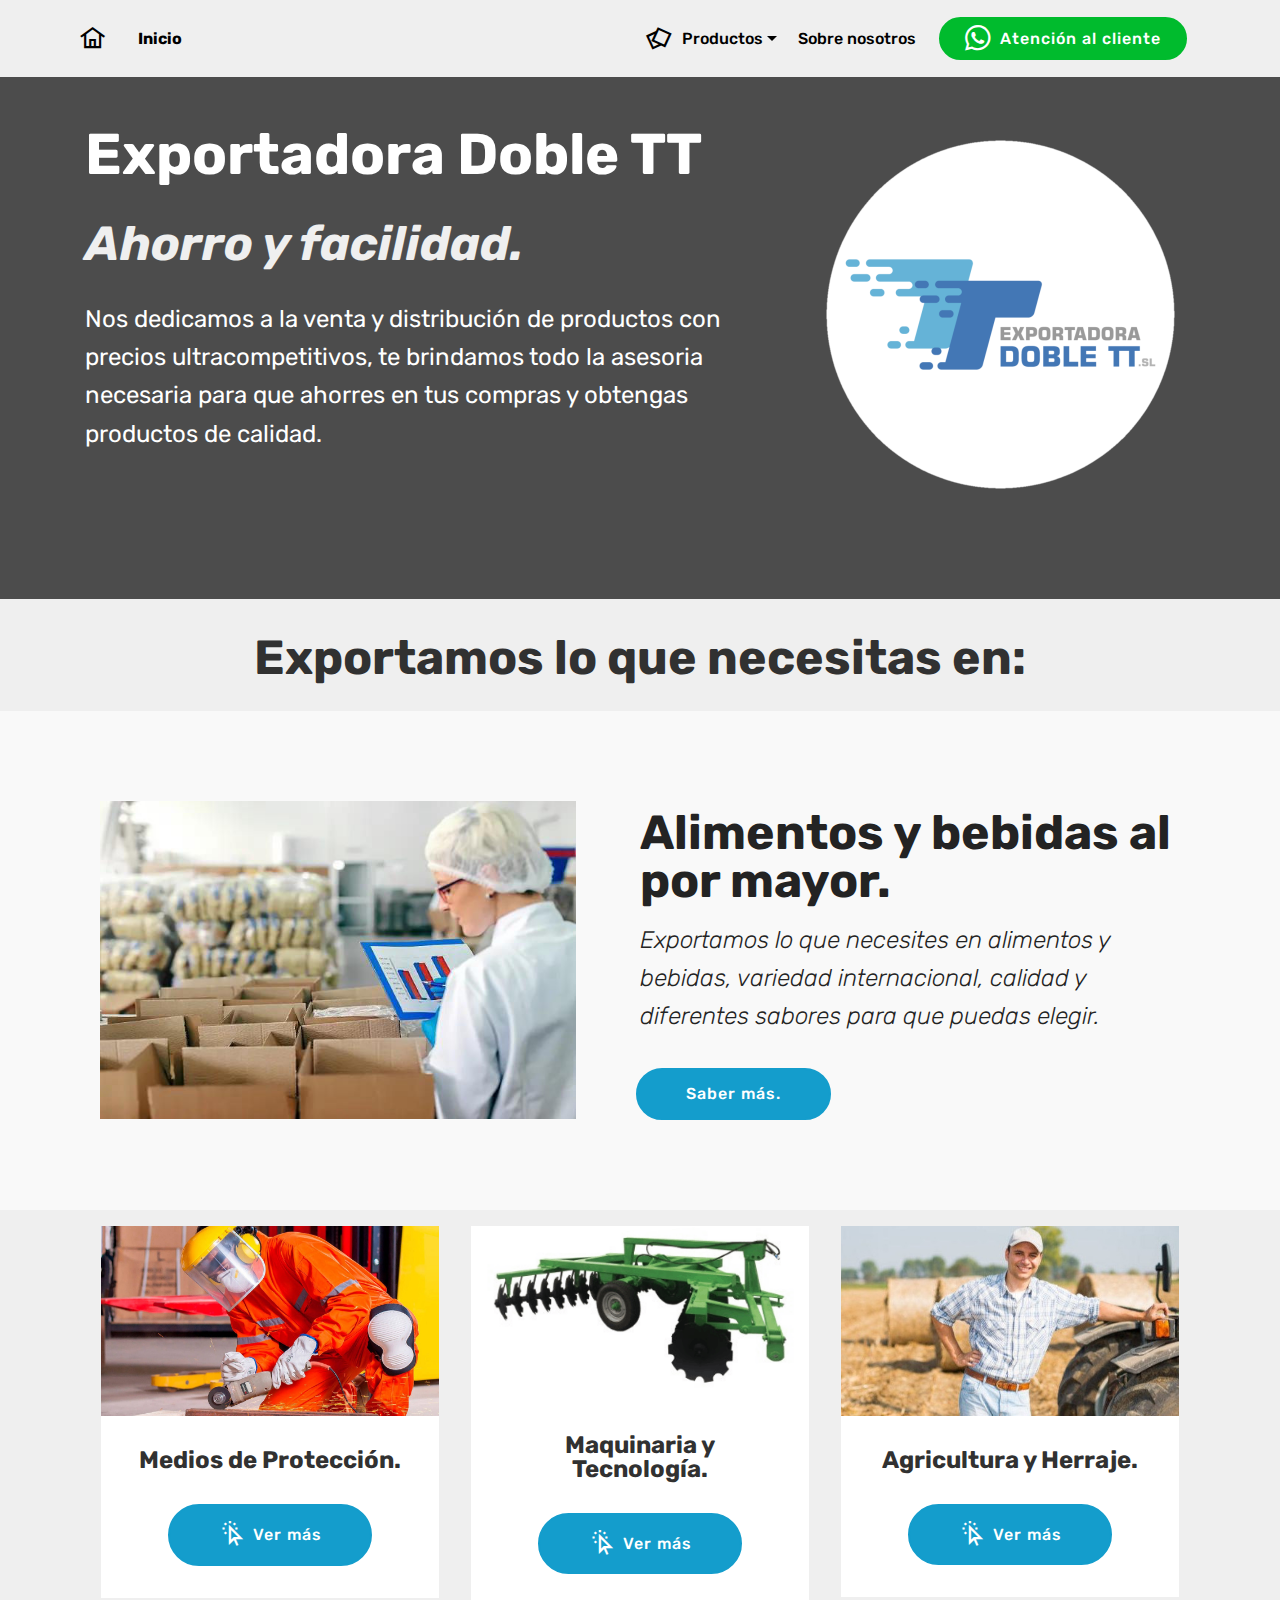
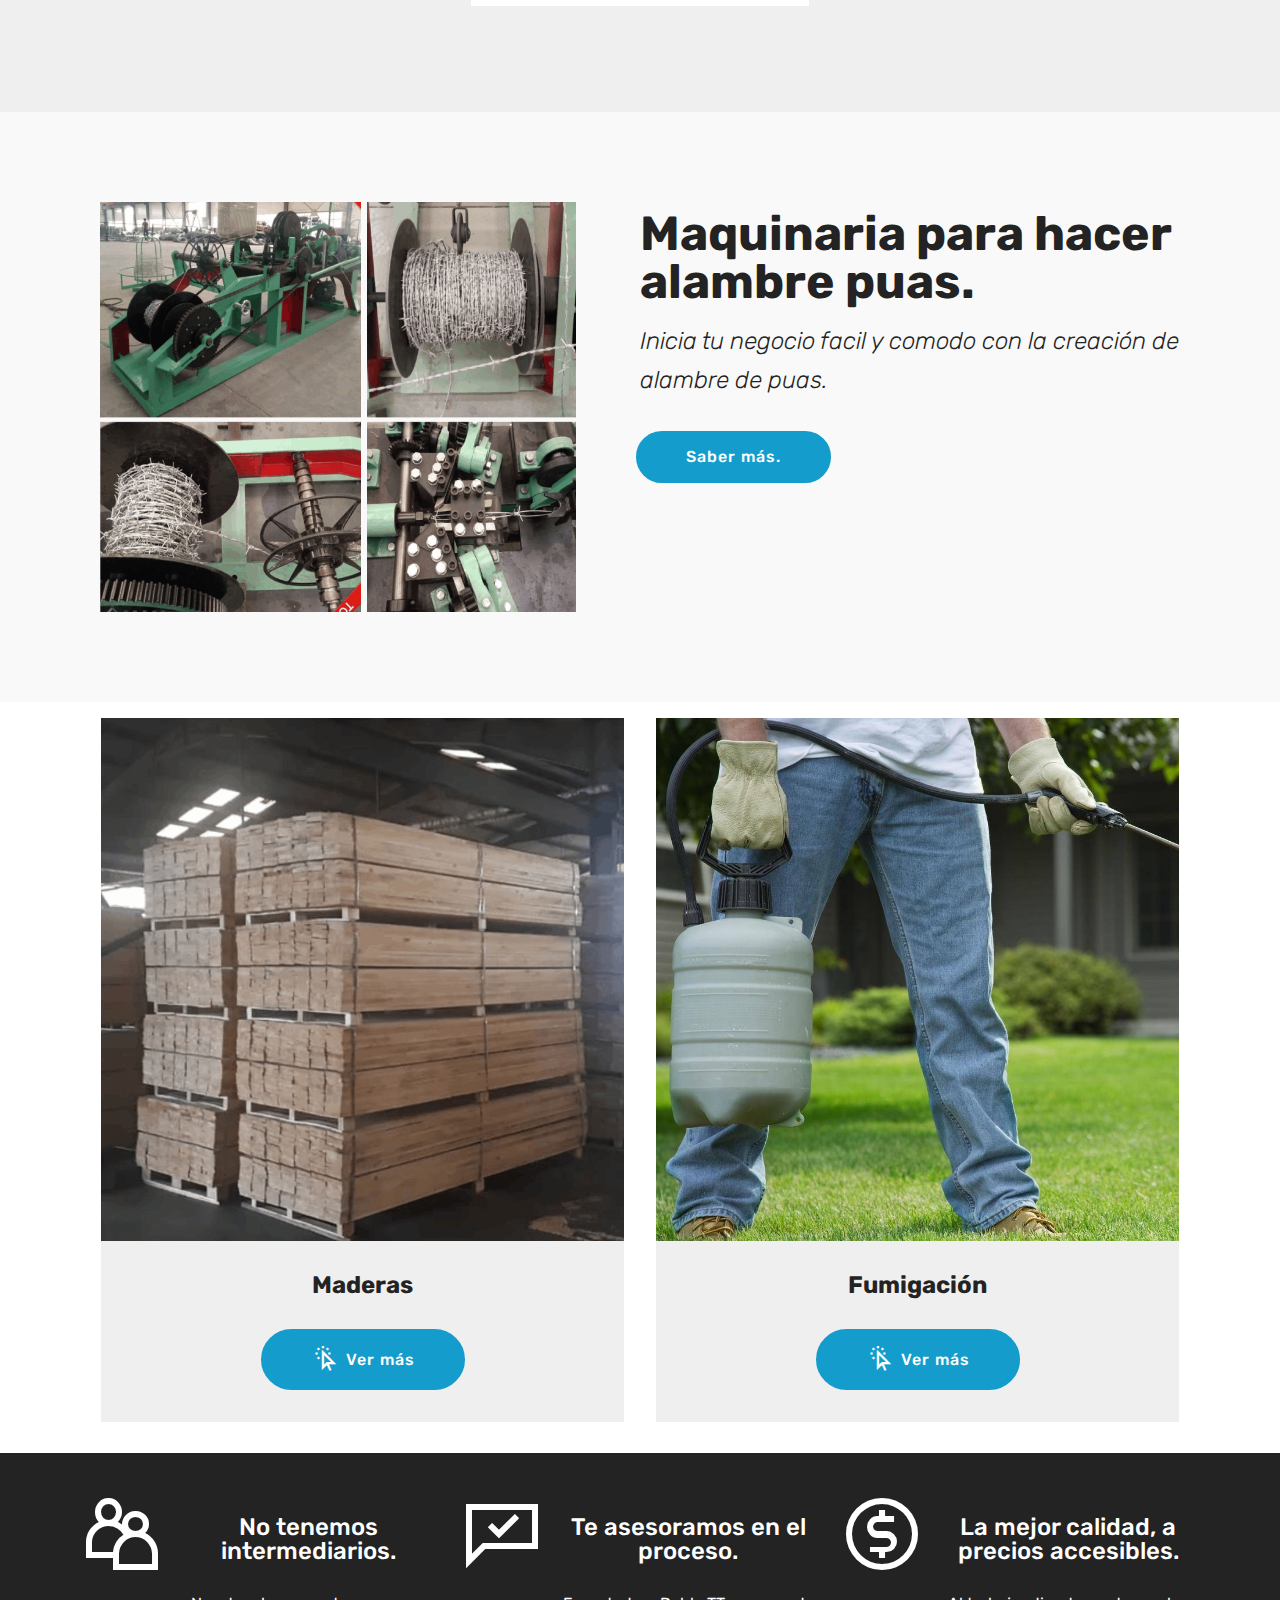
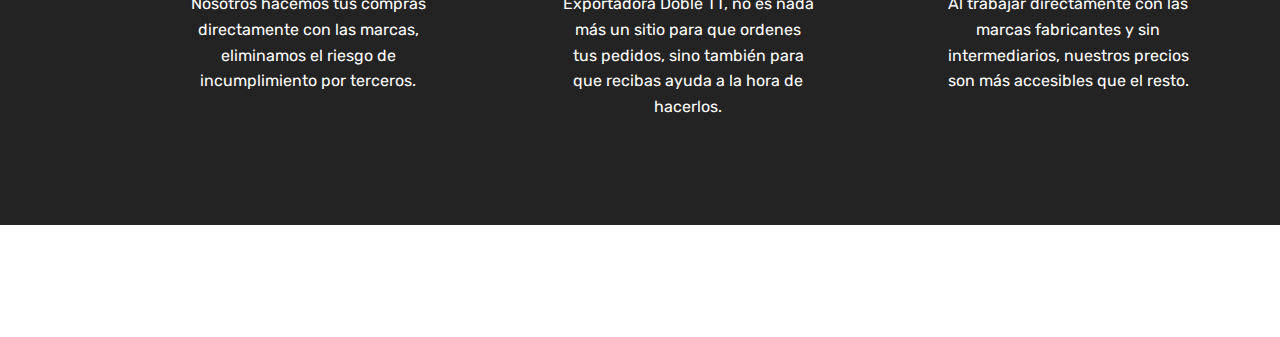
<file: index.html>
<!DOCTYPE html>
<html  >
<head>
  <!-- Site made with Mobirise Website Builder v5.0.11, https://mobirise.com -->
  <meta charset="UTF-8">
  <meta http-equiv="X-UA-Compatible" content="IE=edge">
  <meta name="generator" content="Mobirise v5.0.11, mobirise.com">
  <meta name="twitter:card" content="summary_large_image"/>
  <meta name="twitter:image:src" content="assets/images/index-meta.png">
  <meta property="og:image" content="assets/images/index-meta.png">
  <meta name="twitter:title" content="Inicio - Exportadora Doble TT">
  <meta name="viewport" content="width=device-width, initial-scale=1, minimum-scale=1">
  <link rel="shortcut icon" href="assets/images/color-2-128x128.png" type="image/x-icon">
  <meta name="description" content="Nos dedicamos a la venta y distribución de productos con precios ultracompetitivos, te brindamos todo la asesoria necesaria para que ahorres en tus compras y obtengas productos de calidad.">
  
  
  <title>Inicio - Exportadora Doble TT</title>
  <link rel="stylesheet" href="assets/web/assets/mobirise-icons2/mobirise2.css">
  <link rel="stylesheet" href="assets/web/assets/mobirise-icons/mobirise-icons.css">
  <link rel="stylesheet" href="assets/bootstrap/css/bootstrap.min.css">
  <link rel="stylesheet" href="assets/bootstrap/css/bootstrap-grid.min.css">
  <link rel="stylesheet" href="assets/bootstrap/css/bootstrap-reboot.min.css">
  <link rel="stylesheet" href="assets/tether/tether.min.css">
  <link rel="stylesheet" href="assets/dropdown/css/style.css">
  <link rel="stylesheet" href="assets/socicon/css/styles.css">
  <link rel="stylesheet" href="assets/theme/css/style.css">
  <link rel="preload" as="style" href="assets/mobirise/css/mbr-additional.css"><link rel="stylesheet" href="assets/mobirise/css/mbr-additional.css" type="text/css">
  
  
  
</head>
<body>
  <section class="menu cid-sU91w7NzqJ" once="menu" id="menu2-0">

    

    <nav class="navbar navbar-expand beta-menu navbar-dropdown align-items-center navbar-toggleable-sm">
        <button class="navbar-toggler navbar-toggler-right" type="button" data-toggle="collapse" data-target="#navbarSupportedContent" aria-controls="navbarSupportedContent" aria-expanded="false" aria-label="Toggle navigation">
            <div class="hamburger">
                <span></span>
                <span></span>
                <span></span>
                <span></span>
            </div>
        </button>
        <div class="menu-logo">
            <div class="navbar-brand">
                
                <span class="navbar-caption-wrap"><a class="navbar-caption text-black display-7" href="index.html"><span class="mobi-mbri mobi-mbri-home mbr-iconfont mbr-iconfont-btn"></span></a><a class="navbar-caption text-black display-7" href="index.html" style="background-color: rgb(239, 239, 239); display: inline !important;">Inicio</a></span>
            </div>
        </div>
        <div class="collapse navbar-collapse" id="navbarSupportedContent">
            <ul class="navbar-nav nav-dropdown" data-app-modern-menu="true"><li class="nav-item dropdown">
                    <a class="nav-link link dropdown-toggle text-black display-4" href="#" data-toggle="dropdown-submenu" aria-expanded="true"><span class="mobi-mbri mobi-mbri-image-gallery mbr-iconfont mbr-iconfont-btn"></span>
                        Productos</a><div class="dropdown-menu"><a class="dropdown-item text-black display-4" href="alimentos.html" aria-expanded="false">Alimentos</a><a class="dropdown-item text-black display-4" href="fumigacion.html" aria-expanded="false">Fumigación<br></a><a class="text-black dropdown-item display-4" href="Herramientas-agricolas-y-herrajeria.html" aria-expanded="false">Herramientas de agricultura y herraje</a><a class="dropdown-item text-black display-4" href="maderas.html" aria-expanded="false">Maderas</a><a class="text-black dropdown-item display-4" href="maquinaria.html" aria-expanded="false">Maquinaria</a><a class="text-black dropdown-item display-4" href="maquina-de-puas.html" aria-expanded="false">Maquinaria de alambre de puas</a><a class="dropdown-item text-black display-4" href="medios-de-proteccion.html" aria-expanded="false">Medios de Protección<br></a></div>
                </li>
                <li class="nav-item">
                    <a class="nav-link link text-black display-4" href="sobre-nosotros.html">
                        Sobre nosotros</a>
                </li></ul>
            <div class="navbar-buttons mbr-section-btn"><a class="btn btn-sm btn-danger display-4" href="https://walink.co/9dd7f8" target="_blank"><span class="socicon socicon-whatsapp mbr-iconfont mbr-iconfont-btn"></span>
                    Atención al cliente</a></div>
        </div>
    </nav>
</section>

<section class="engine"><a href="https://mobirise.info/k">develop free website</a></section><section class="header3 cid-sZ5m9dWv3h" data-bg-video="https://youtu.be/XOC-argYA6Y" id="header3-21">

    

    <div class="mbr-overlay" style="opacity: 0.8; background-color: rgb(35, 35, 35);">
    </div>

    <div class="container">
        <div class="media-container-row">
            <div class="mbr-figure" style="width: 65%;">
                <img src="assets/images/1646369008568-778x778.png" alt="exportadora" title="exportadora">
            </div>

            <div class="media-content">
                <h1 class="mbr-section-title mbr-white pb-3 mbr-fonts-style display-1"><strong>Exportadora Doble TT</strong></h1>
                <h3 class="mbr-section-subtitle align-left mbr-white mbr-light pb-3 mbr-fonts-style display-2"><strong><em>Ahorro y facilidad.</em></strong></h3>
                <div class="mbr-section-text mbr-white pb-3 ">
                    <p class="mbr-text mbr-fonts-style display-5">Nos dedicamos a la venta y distribución de productos con precios ultracompetitivos, te brindamos todo la asesoria necesaria para que ahorres en tus compras y obtengas productos de calidad.</p>
                </div>
                
            </div>
        </div>
    </div>

</section>

<section class="header1 cid-sW8etEyF96" id="header16-1b">

    

    

    <div class="container">
        <div class="row justify-content-md-center">
            <div class="col-md-10 align-center">
                <h1 class="mbr-section-title mbr-bold pb-3 mbr-fonts-style display-2">Exportamos lo que necesitas en:</h1>
                
                
                
            </div>
        </div>
    </div>

</section>

<section class="services2 cid-t6xJHVlrHr" id="services2-5o">
    <!---->
    
    <!---->
    <!--Overlay-->
    
    <!--Container-->
    <div class="container">
        <div class="col-md-12">
            <div class="media-container-row">
                <div class="mbr-figure" style="width: 50%;">
                    <a href="alimentos.html"><img src="assets/images/whatsapp-image-2022-05-22-at-1.55.33-pm-644x430.jpg" alt="Comida" title="Comida"></a>
                </div>
                <div class="align-left aside-content">
                    <h2 class="mbr-title pt-2 mbr-fonts-style display-2"><strong>
                        Alimentos y bebidas al por mayor.</strong></h2>
                    <div class="mbr-section-text">
                        <p class="mbr-text text1 pt-2 mbr-light mbr-fonts-style display-5"><em>
                            Exportamos lo que necesites en alimentos y bebidas, variedad internacional, calidad y diferentes sabores para que puedas elegir.</em></p>
                        
                    </div>
                    <!--Btn-->
                    <div class="mbr-section-btn pt-3 align-left"><a href="alimentos.html" class="btn btn-primary display-4">Saber más.</a></div>
                </div>
            </div>
        </div>
    </div>
</section>

<section class="features3 cid-sZsRDo055V" id="features3-29">

    

    
    <div class="container">
        <div class="media-container-row">
            <div class="card p-3 col-12 col-md-6 col-lg-4">
                <div class="card-wrapper">
                    <div class="card-img">
                        <a href="medios-de-proteccion.html"><img src="assets/images/seguridad-laboral-preventiam-1500x1001.jpeg" alt="medios de proteccion" title="medios de proteccion"></a>
                    </div>
                    <div class="card-box">
                        <h4 class="card-title mbr-fonts-style display-5"><strong>
                            Medios de Protección.</strong></h4>
                        
                    </div>
                    <div class="mbr-section-btn text-center"><a href="medios-de-proteccion.html" class="btn btn-primary display-4"><span class="mobi-mbri mobi-mbri-cursor-click mbr-iconfont mbr-iconfont-btn"></span>
                            Ver más</a></div>
                </div>
            </div>

            <div class="card p-3 col-12 col-md-6 col-lg-4">
                <div class="card-wrapper">
                    <div class="card-img">
                        <a href="maquinaria.html"><img src="assets/images/maq-18-427x221.png" alt="maquinaria y tecnologia" title="maquinaria y tecnologia"></a>
                    </div>
                    <div class="card-box">
                        <h4 class="card-title mbr-fonts-style display-5"><strong>Maquinaria y Tecnología.</strong></h4>
                        
                    </div>
                    <div class="mbr-section-btn text-center"><a href="maquinaria.html" class="btn btn-primary display-4"><span class="mobi-mbri mobi-mbri-cursor-click mbr-iconfont mbr-iconfont-btn"></span>
                            Ver más</a></div>
                </div>
            </div>

            <div class="card p-3 col-12 col-md-6 col-lg-4">
                <div class="card-wrapper">
                    <div class="card-img">
                        <a href="Herramientas-agricolas-y-herrajeria.html"><img src="assets/images/338-1-scaled-e1577709889200-1-858x573.jpeg" alt="agricultura y herraje" title="agricultura y herraje"></a>
                    </div>
                    <div class="card-box">
                        <h4 class="card-title mbr-fonts-style display-5"><strong>
                            Agricultura y Herraje.</strong></h4>
                        
                    </div>
                    <div class="mbr-section-btn text-center"><a href="Herramientas-agricolas-y-herrajeria.html" class="btn btn-primary display-4"><span class="mobi-mbri mobi-mbri-cursor-click mbr-iconfont mbr-iconfont-btn"></span>
                            Ver más</a></div>
                </div>
            </div>

            
        </div>
    </div>
</section>

<section class="services2 cid-t1G1pvK5xx" id="services2-5c">
    <!---->
    
    <!---->
    <!--Overlay-->
    
    <!--Container-->
    <div class="container">
        <div class="col-md-12">
            <div class="media-container-row">
                <div class="mbr-figure" style="width: 50%;">
                    <a href="maquina-de-puas.html"><img src="assets/images/mquina-de-alambre-de-puas-2-779x670.png" alt="maquinaria de alambre de puas" title="maquinaria de alambre de puas"></a>
                </div>
                <div class="align-left aside-content">
                    <h2 class="mbr-title pt-2 mbr-fonts-style display-2"><strong>
                        Maquinaria para hacer alambre puas.</strong></h2>
                    <div class="mbr-section-text">
                        <p class="mbr-text text1 pt-2 mbr-light mbr-fonts-style display-5"><em>
                            Inicia tu negocio facil y comodo con la creación de alambre de puas.</em></p>
                        
                    </div>
                    <!--Btn-->
                    <div class="mbr-section-btn pt-3 align-left"><a href="maquina-de-puas.html" class="btn btn-primary display-4">Saber más.</a></div>
                </div>
            </div>
        </div>
    </div>
</section>

<section class="features3 cid-sZsNFKIYTP" id="features3-27">

    

    
    <div class="container">
        <div class="media-container-row">
            <div class="card p-3 col-12 col-md-6">
                <div class="card-wrapper">
                    <div class="card-img">
                        <a href="maderas.html"><img src="assets/images/madera-2-952x952.png" alt="maderas" title="maderas"></a>
                    </div>
                    <div class="card-box">
                        <h4 class="card-title mbr-fonts-style display-5"><strong>
                            Maderas</strong></h4>
                        
                    </div>
                    <div class="mbr-section-btn text-center"><a href="maderas.html" class="btn btn-primary display-4"><span class="mobi-mbri mobi-mbri-cursor-click mbr-iconfont mbr-iconfont-btn"></span>
                            Ver más</a></div>
                </div>
            </div>

            <div class="card p-3 col-12 col-md-6">
                <div class="card-wrapper">
                    <div class="card-img">
                        <a href="fumigacion.html"><img src="assets/images/fumigacion-1-2-1600x900.jpeg" alt="fumigacion" title="fumigacion"></a>
                    </div>
                    <div class="card-box">
                        <h4 class="card-title mbr-fonts-style display-5"><strong>
                            Fumigación</strong></h4>
                        
                    </div>
                    <div class="mbr-section-btn text-center"><a href="fumigacion.html" class="btn btn-primary display-4"><span class="mobi-mbri mobi-mbri-cursor-click mbr-iconfont mbr-iconfont-btn"></span>
                            Ver más</a></div>
                </div>
            </div>

            

            
        </div>
    </div>
</section>

<section class="features9 cid-sZsOt25zV8" id="features9-28">

    

    
    <div class="container">
        <div class="row justify-content-center">
            <div class="card p-3 col-12 col-md-6 col-lg-4">
                <div class="media-container-row">
                    <div class="card-img pr-2">
                        <span class="mbr-iconfont mobi-mbri-users mobi-mbri" style="color: rgb(255, 255, 255); fill: rgb(255, 255, 255);"></span>
                    </div>
                    <div class="card-box">
                        <h4 class="card-title py-3 mbr-fonts-style display-5">No tenemos intermediarios.</h4>
                        <p class="mbr-text mbr-fonts-style display-7">
                           Nosotros hacemos tus compras directamente con las marcas, eliminamos el riesgo de incumplimiento por terceros.
                        </p>
                    </div>
                </div>
            </div>

            <div class="card p-3 col-12 col-md-6 col-lg-4">
                <div class="media-container-row">
                    <div class="card-img pr-2">
                        <span class="mbr-iconfont mobi-mbri-cust-feedback mobi-mbri" style="color: rgb(255, 255, 255); fill: rgb(255, 255, 255);"></span>
                    </div>
                    <div class="card-box">
                        <h4 class="card-title py-3 mbr-fonts-style display-5">Te asesoramos en el proceso.</h4>
                        <p class="mbr-text mbr-fonts-style display-7">
                           Exportadora Doble TT, no es nada más un sitio para que ordenes tus pedidos, sino también para que recibas ayuda a la hora de hacerlos.
                        </p>
                    </div>
                </div>
            </div>

            <div class="card p-3 col-12 col-md-6 col-lg-4">
                <div class="media-container-row">
                    <div class="card-img pr-2">
                        <span class="mbr-iconfont mobi-mbri-cash mobi-mbri" style="color: rgb(255, 255, 255); fill: rgb(255, 255, 255);"></span>
                    </div>
                    <div class="card-box">
                        <h4 class="card-title py-3 mbr-fonts-style display-5">La mejor calidad, a precios accesibles.</h4>
                        <p class="mbr-text mbr-fonts-style display-7">Al trabajar directamente con las marcas fabricantes y sin intermediarios, nuestros precios son más accesibles que el resto.</p>
                    </div>
                </div>
            </div>

            
        </div>
    </div>
</section>

<section once="footers" class="cid-sUaTjqONNm mbr-reveal" id="footer6-6">

    

    

    <div class="container">
        <div class="media-container-row align-center mbr-white">
            <div class="col-12">
                <p class="mbr-text mb-0 mbr-fonts-style display-7">
                    © Copyright 2022,&nbsp;<em>Exportadora Doble TT SL</em><br>Todos los derechos reservados.</p>
            </div>
        </div>
    </div>
</section>


  <script src="assets/web/assets/jquery/jquery.min.js"></script>
  <script src="assets/popper/popper.min.js"></script>
  <script src="assets/bootstrap/js/bootstrap.min.js"></script>
  <script src="assets/tether/tether.min.js"></script>
  <script src="assets/smoothscroll/smooth-scroll.js"></script>
  <script src="assets/dropdown/js/nav-dropdown.js"></script>
  <script src="assets/dropdown/js/navbar-dropdown.js"></script>
  <script src="assets/touchswipe/jquery.touch-swipe.min.js"></script>
  <script src="assets/ytplayer/jquery.mb.ytplayer.min.js"></script>
  <script src="assets/vimeoplayer/jquery.mb.vimeo_player.js"></script>
  <script src="assets/theme/js/script.js"></script>
  
  
</body>
</html>
</file>
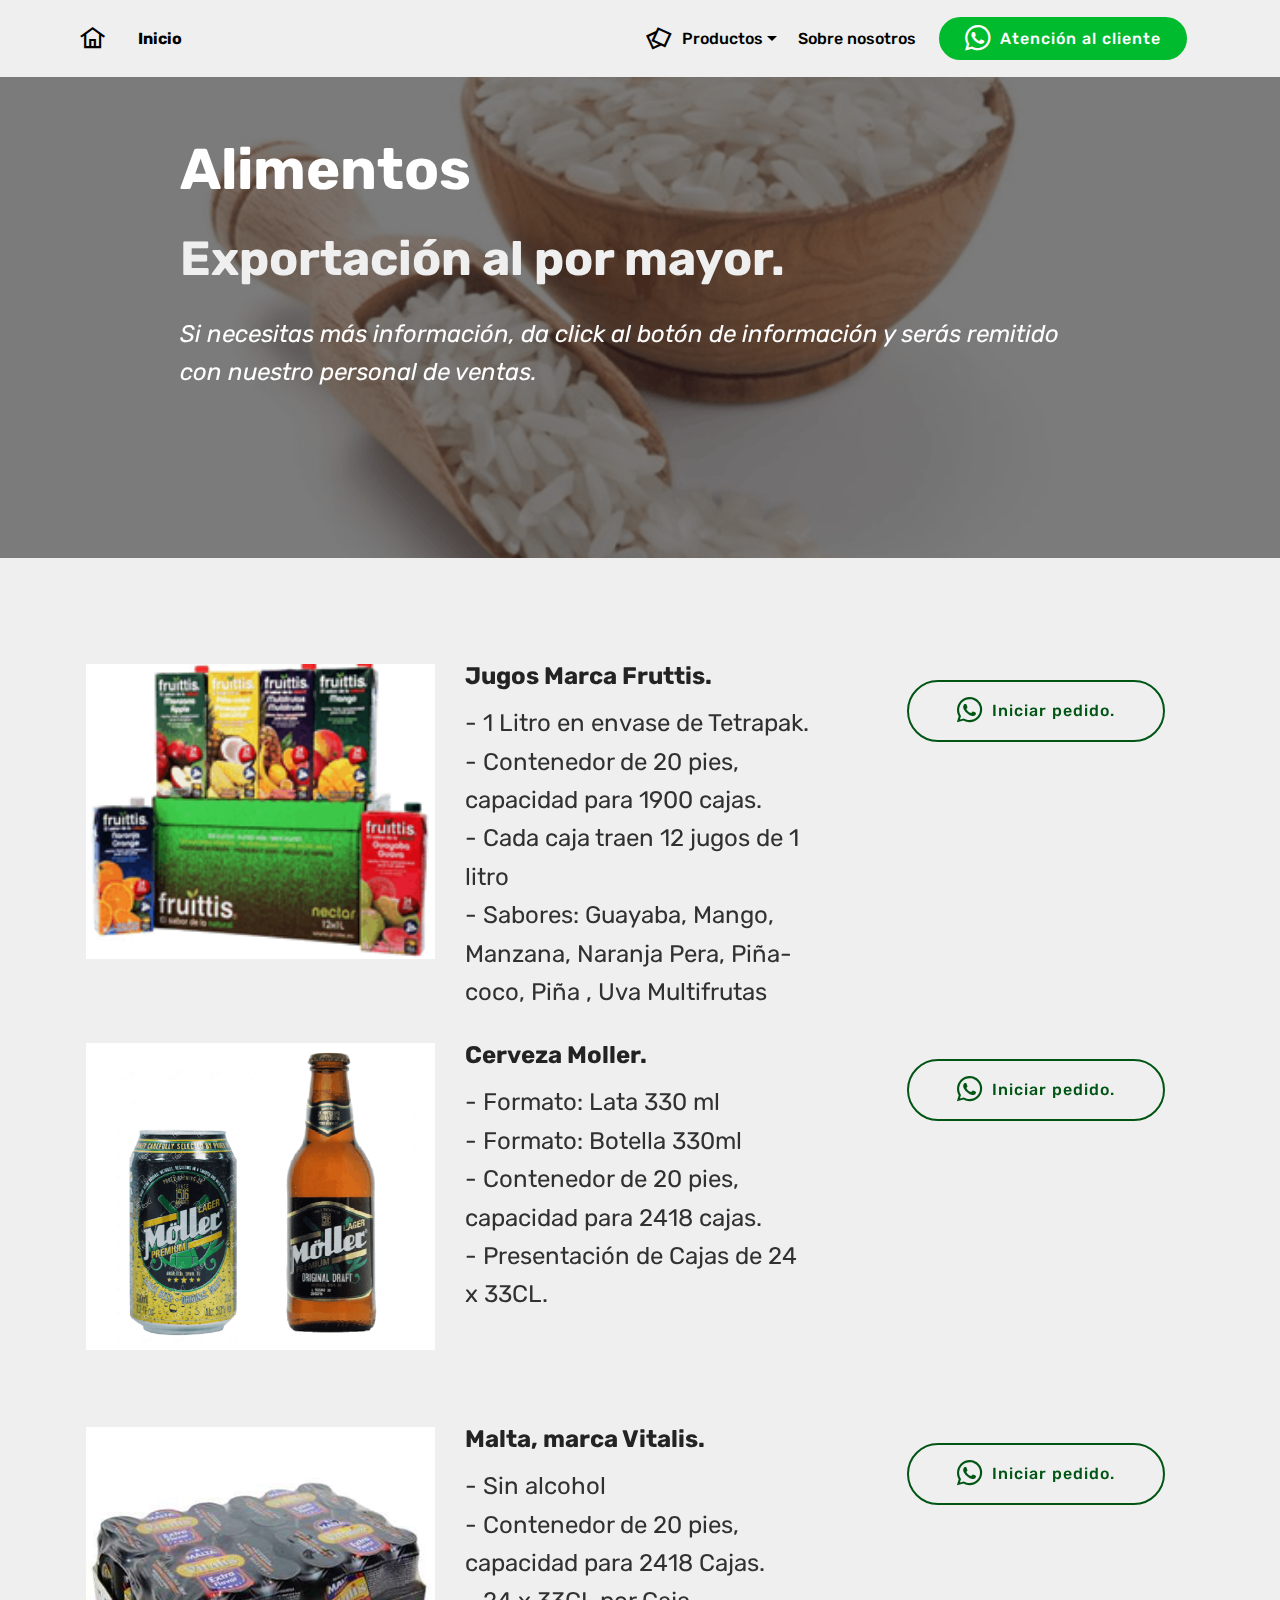
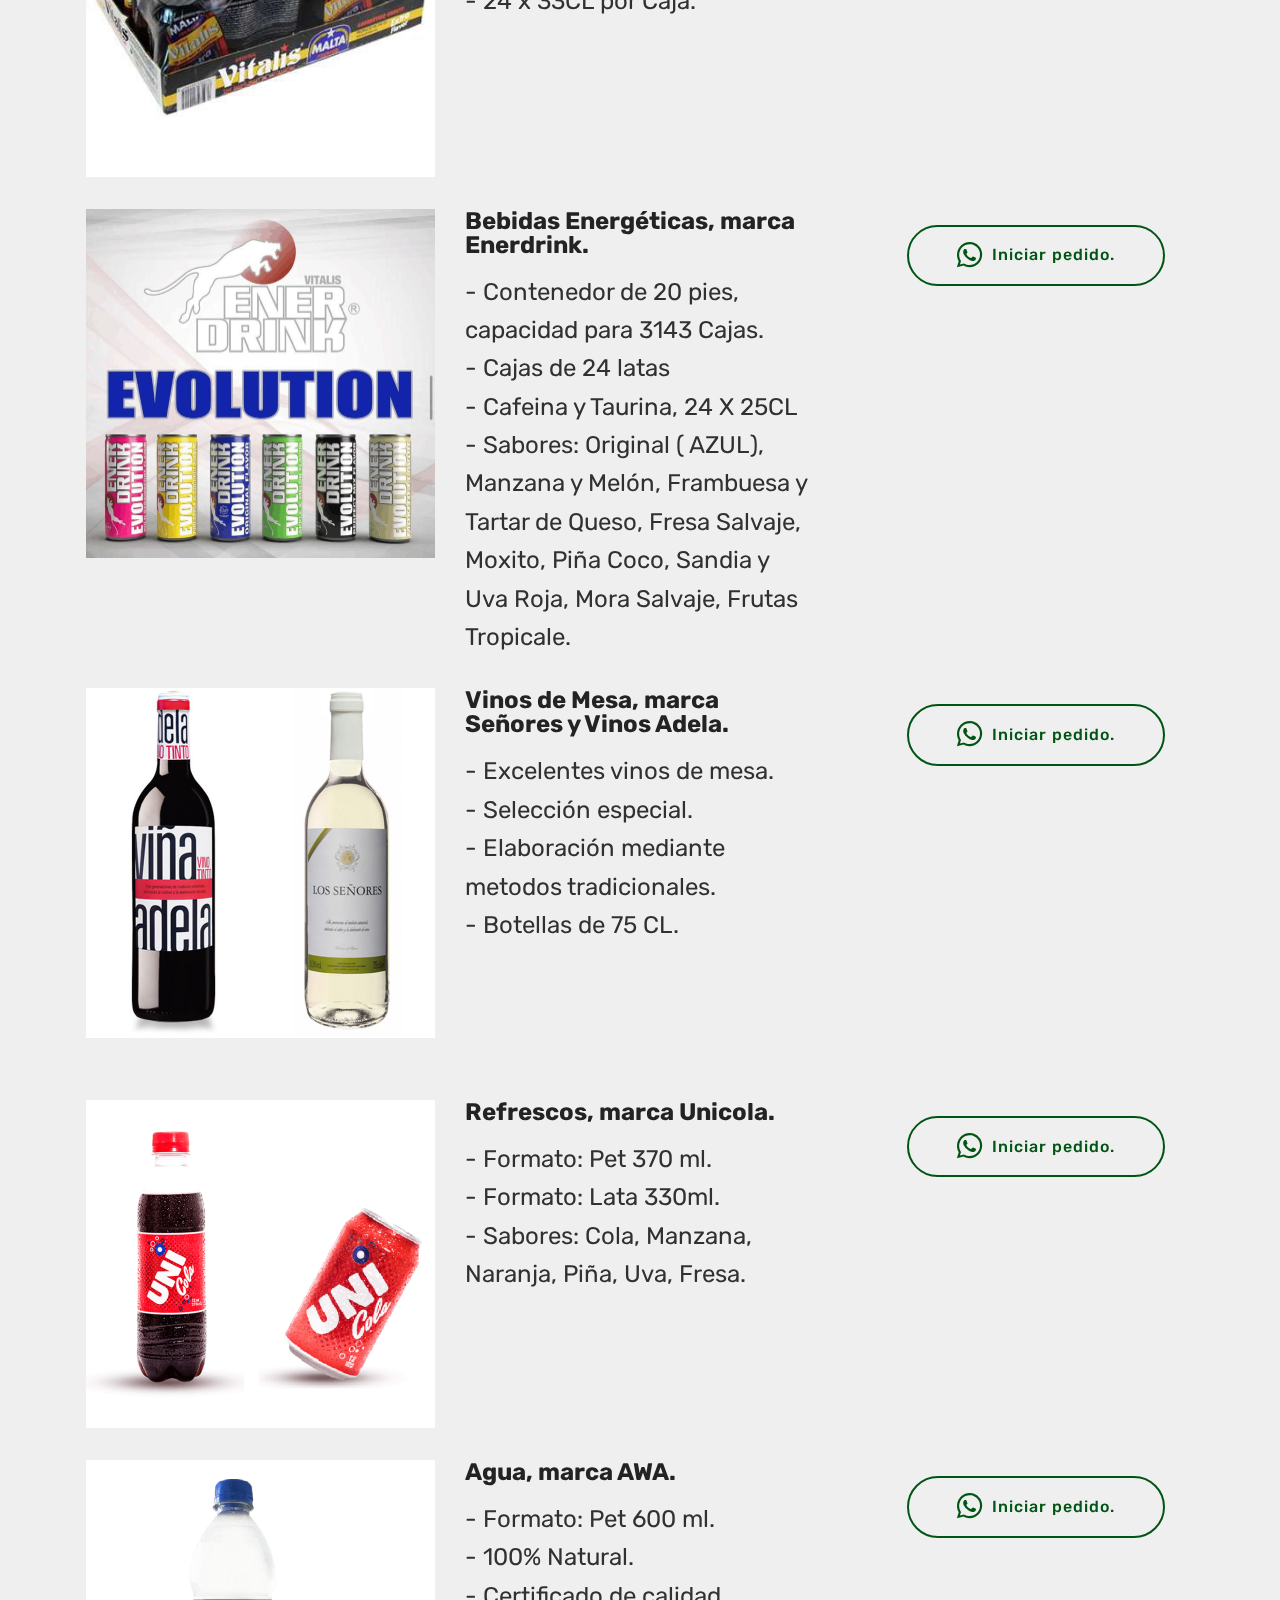
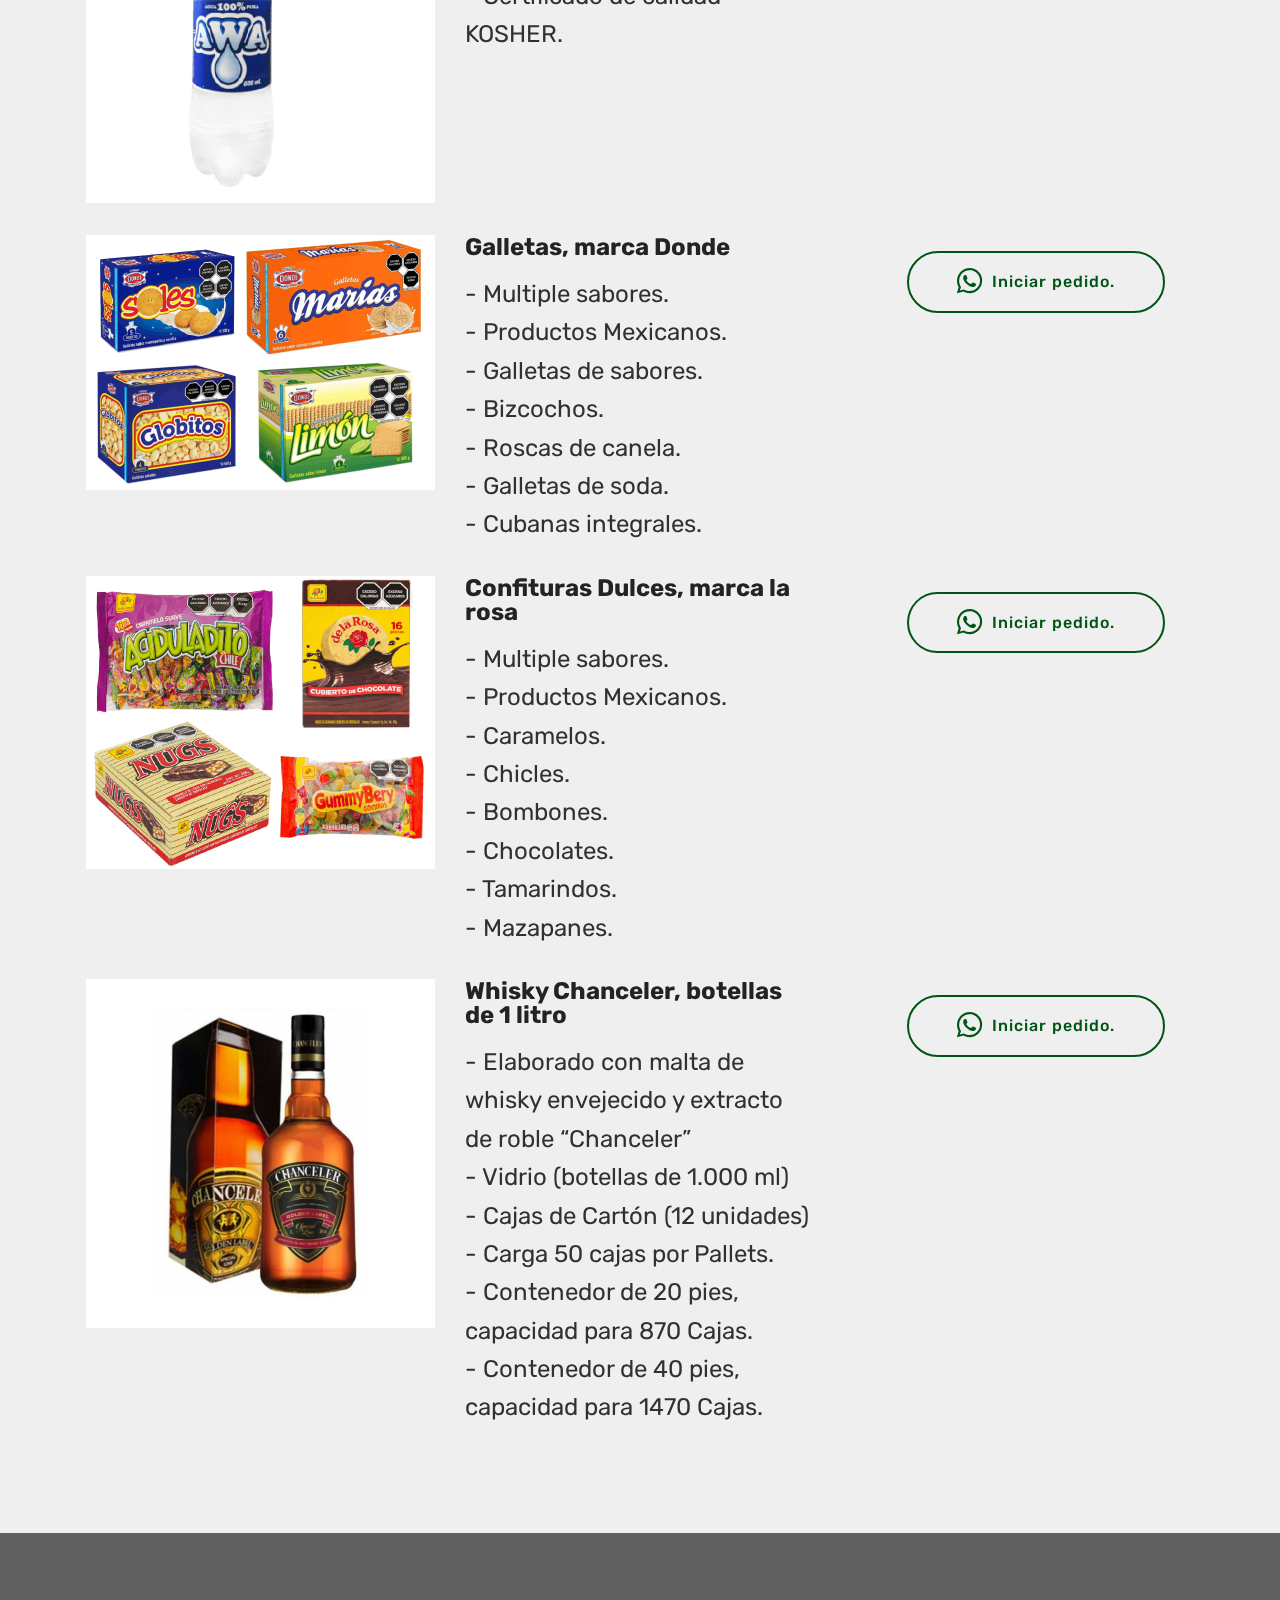
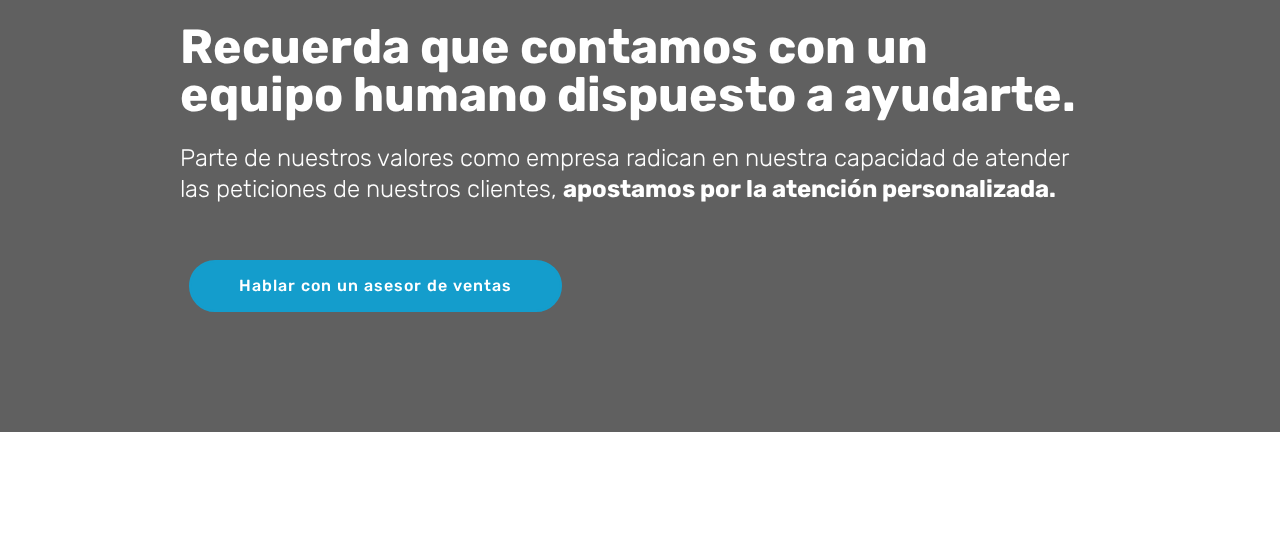
<file: alimentos.html>
<!DOCTYPE html>
<html  >
<head>
  <!-- Site made with Mobirise Website Builder v5.0.11, https://mobirise.com -->
  <meta charset="UTF-8">
  <meta http-equiv="X-UA-Compatible" content="IE=edge">
  <meta name="generator" content="Mobirise v5.0.11, mobirise.com">
  <meta name="viewport" content="width=device-width, initial-scale=1, minimum-scale=1">
  <link rel="shortcut icon" href="assets/images/color-2-128x128.png" type="image/x-icon">
  <meta name="description" content="Adquiere variados alimentos con nosotros, servicio seguro y confiable para que inicies tu negocio o adquieras mercancía para tu inventario.">
  
  
  <title>Alimentos - Exportadora Doble TT</title>
  <link rel="stylesheet" href="assets/web/assets/mobirise-icons2/mobirise2.css">
  <link rel="stylesheet" href="assets/bootstrap/css/bootstrap.min.css">
  <link rel="stylesheet" href="assets/bootstrap/css/bootstrap-grid.min.css">
  <link rel="stylesheet" href="assets/bootstrap/css/bootstrap-reboot.min.css">
  <link rel="stylesheet" href="assets/tether/tether.min.css">
  <link rel="stylesheet" href="assets/dropdown/css/style.css">
  <link rel="stylesheet" href="assets/socicon/css/styles.css">
  <link rel="stylesheet" href="assets/theme/css/style.css">
  <link rel="preload" as="style" href="assets/mobirise/css/mbr-additional.css"><link rel="stylesheet" href="assets/mobirise/css/mbr-additional.css" type="text/css">
  
  
  
</head>
<body>
  <section class="menu cid-sW4pa6TiUR" once="menu" id="menu2-u">

    

    <nav class="navbar navbar-expand beta-menu navbar-dropdown align-items-center navbar-toggleable-sm">
        <button class="navbar-toggler navbar-toggler-right" type="button" data-toggle="collapse" data-target="#navbarSupportedContent" aria-controls="navbarSupportedContent" aria-expanded="false" aria-label="Toggle navigation">
            <div class="hamburger">
                <span></span>
                <span></span>
                <span></span>
                <span></span>
            </div>
        </button>
        <div class="menu-logo">
            <div class="navbar-brand">
                
                <span class="navbar-caption-wrap"><a class="navbar-caption text-black display-7" href="index.html"><span class="mobi-mbri mobi-mbri-home mbr-iconfont mbr-iconfont-btn"></span></a><a class="navbar-caption text-black display-7" href="index.html" style="background-color: rgb(239, 239, 239); display: inline !important;">Inicio</a></span>
            </div>
        </div>
        <div class="collapse navbar-collapse" id="navbarSupportedContent">
            <ul class="navbar-nav nav-dropdown" data-app-modern-menu="true"><li class="nav-item dropdown">
                    <a class="nav-link link dropdown-toggle text-black display-4" href="#" data-toggle="dropdown-submenu" aria-expanded="true"><span class="mobi-mbri mobi-mbri-image-gallery mbr-iconfont mbr-iconfont-btn"></span>
                        Productos</a><div class="dropdown-menu"><a class="dropdown-item text-black display-4" href="alimentos.html" aria-expanded="false">Alimentos</a><a class="dropdown-item text-black display-4" href="fumigacion.html" aria-expanded="false">Fumigación<br></a><a class="text-black dropdown-item display-4" href="Herramientas-agricolas-y-herrajeria.html" aria-expanded="false">Herramientas de agricultura y herraje</a><a class="dropdown-item text-black display-4" href="maderas.html" aria-expanded="false">Maderas</a><a class="text-black dropdown-item display-4" href="maquinaria.html" aria-expanded="false">Maquinaria</a><a class="text-black dropdown-item display-4" href="maquina-de-puas.html" aria-expanded="false">Maquinaria de alambre de puas</a><a class="dropdown-item text-black display-4" href="medios-de-proteccion.html" aria-expanded="false">Medios de Protección<br></a></div>
                </li>
                <li class="nav-item">
                    <a class="nav-link link text-black display-4" href="sobre-nosotros.html">
                        Sobre nosotros</a>
                </li></ul>
            <div class="navbar-buttons mbr-section-btn"><a class="btn btn-sm btn-danger display-4" href="https://walink.co/9dd7f8" target="_blank"><span class="socicon socicon-whatsapp mbr-iconfont mbr-iconfont-btn"></span>
                    Atención al cliente</a></div>
        </div>
    </nav>
</section>

<section class="engine"><a href="https://mobirise.info/v">html templates</a></section><section class="header1 cid-sWdrAVl5D1 mbr-parallax-background" id="header16-1k">

    

    <div class="mbr-overlay" style="opacity: 0.6; background-color: rgb(35, 35, 35);">
    </div>

    <div class="container">
        <div class="row justify-content-md-center">
            <div class="col-md-10 align-center">
                <h1 class="mbr-section-title mbr-bold pb-3 mbr-fonts-style display-1">
                    Alimentos</h1>
                <h3 class="mbr-section-subtitle mbr-light pb-3 mbr-fonts-style display-2"><strong>Exportación al por mayor.</strong></h3>
                <p class="mbr-text pb-3 mbr-fonts-style display-5"><em>Si necesitas más información, da click al botón de información y serás remitido con nuestro personal de ventas.</em></p>
                
            </div>
        </div>
    </div>

</section>

<section class="services4 cid-t6j8jVbI0d" xmlns="http://www.w3.org/1999/html" id="services4-5f">
    <!---->
    
    <!---->
    <!--Overlay-->
    
    <!--Container-->
    <div class="container">
        <div class="row">
            <!--Card-1-->
            <div class="card p-3 col-12">
                <div class="card-wrapper media-container-row media-container-row">
                    <div class="card-box">
                        <div class="row">
                            <div class="col-12 col-md-12 col-lg-4">
                                <div class="wrapper">
                                    <!--Image-->
                                    <div class="mbr-figure" style="width: 100%;">
                                        <img src="assets/images/unnamed-1-203x171.png" alt="Jugos" title="Jugos">
                                    </div>
                                </div>
                            </div>
                            <div class="col-12 col-md-7 col-lg-4">
                                <div class="wrapper col-left">
                                    <!--Title-->
                                    <h4 class="card-title mbr-fonts-style display-5"><strong>Jugos Marca Fruttis.</strong></h4>
                                    <!--Subtitle-->
                                    <p class="mbr-text mbr-fonts-style pt-3 display-5">- 1 Litro en envase de Tetrapak.
<br>- Contenedor de 20 pies, capacidad para 1900 cajas.
<br>- Cada caja traen 12 jugos de 1 litro
<br>- Sabores: Guayaba, Mango, Manzana, Naranja Pera, Piña- coco, Piña , Uva Multifrutas</p>
                                </div>
                            </div>
                            <div class="col-12 col-md-5 col-lg-4">
                                <div class="wrapper border_wrapper">
                                    <!--Cost-->
                                    
                                    <!--Btn-->
                                    <div class="mbr-section-btn col-right align-center"><a href="https://walink.co/9dd7f8" class="btn m-0 btn-danger-outline display-4" target="_blank"><span class="socicon socicon-whatsapp mbr-iconfont mbr-iconfont-btn"></span>
                                            Iniciar pedido.</a></div>
                                </div>
                            </div>
                        </div>
                    </div>
                </div>
            </div>
            <!--Card-2-->
            <div class="card p-3 col-12">
                <div class="card-wrapper media-container-row media-container-row">
                    <div class="card-box">
                        <div class="row">
                            <div class="col-12 col-md-12 col-lg-4">
                                <div class="wrapper">
                                    <!--Image-->
                                    <div class="mbr-figure" style="width: 100%;">
                                        <img src="assets/images/muller-698x613.png" alt="cerveza muller" title="cerveza muller">
                                    </div>
                                </div>
                            </div>
                            <div class="col-12 col-md-7 col-lg-4">
                                <div class="wrapper col-left">
                                    <!--Title-->
                                    <h4 class="card-title mbr-fonts-style display-5"><strong>Cerveza Moller.</strong></h4>
                                    <!--Subtitle-->
                                    <p class="mbr-text mbr-fonts-style pt-3 display-5">- Formato: Lata 330 ml<br>- Formato: Botella 330ml<br>- Contenedor de 20 pies, capacidad para 2418 cajas.<br>- Presentación de Cajas de 24 x 33CL.</p>
                                </div>
                            </div>
                            <div class="col-12 col-md-5 col-lg-4">
                                <div class="wrapper border_wrapper">
                                    <!--Cost-->
                                    
                                    <!--Btn-->
                                    <div class="mbr-section-btn col-right align-center"><a href="https://walink.co/9dd7f8" class="btn m-0 btn-danger-outline display-4" target="_blank"><span class="socicon socicon-whatsapp mbr-iconfont mbr-iconfont-btn"></span>
                                            Iniciar pedido.</a></div>
                                </div>
                            </div>
                        </div>
                    </div>
                </div>
            </div>
            <!--Card-3-->
            
        </div>
    </div>
</section>

<section class="services4 cid-t6j9zXSLzh" xmlns="http://www.w3.org/1999/html" id="services4-5g">
    <!---->
    
    <!---->
    <!--Overlay-->
    
    <!--Container-->
    <div class="container">
        <div class="row">
            <!--Card-1-->
            <div class="card p-3 col-12">
                <div class="card-wrapper media-container-row media-container-row">
                    <div class="card-box">
                        <div class="row">
                            <div class="col-12 col-md-12 col-lg-4">
                                <div class="wrapper">
                                    <!--Image-->
                                    <div class="mbr-figure" style="width: 100%;">
                                        <img src="assets/images/5eb94af97d08f42c2c77b9c6-396x396.jpg" alt="latas" title="latas">
                                    </div>
                                </div>
                            </div>
                            <div class="col-12 col-md-7 col-lg-4">
                                <div class="wrapper col-left">
                                    <!--Title-->
                                    <h4 class="card-title mbr-fonts-style display-5"><strong>Malta, marca Vitalis.</strong></h4>
                                    <!--Subtitle-->
                                    <p class="mbr-text mbr-fonts-style pt-3 display-5">- Sin alcohol<br>- Contenedor de 20 pies, capacidad para 2418 Cajas.<br>- 24 x 33CL por Caja.</p>
                                </div>
                            </div>
                            <div class="col-12 col-md-5 col-lg-4">
                                <div class="wrapper border_wrapper">
                                    <!--Cost-->
                                    
                                    <!--Btn-->
                                    <div class="mbr-section-btn col-right align-center"><a href="https://walink.co/9dd7f8" class="btn m-0 btn-danger-outline display-4" target="_blank"><span class="socicon socicon-whatsapp mbr-iconfont mbr-iconfont-btn"></span>
                                            Iniciar pedido.</a></div>
                                </div>
                            </div>
                        </div>
                    </div>
                </div>
            </div>
            <!--Card-2-->
            <div class="card p-3 col-12">
                <div class="card-wrapper media-container-row media-container-row">
                    <div class="card-box">
                        <div class="row">
                            <div class="col-12 col-md-12 col-lg-4">
                                <div class="wrapper">
                                    <!--Image-->
                                    <div class="mbr-figure" style="width: 100%;">
                                        <img src="assets/images/unnamed-2-698x699.png" alt="evolution" title="evolution">
                                    </div>
                                </div>
                            </div>
                            <div class="col-12 col-md-7 col-lg-4">
                                <div class="wrapper col-left">
                                    <!--Title-->
                                    <h4 class="card-title mbr-fonts-style display-5"><strong>Bebidas Energéticas, marca Enerdrink.</strong></h4>
                                    <!--Subtitle-->
                                    <p class="mbr-text mbr-fonts-style pt-3 display-5">- Contenedor de 20 pies, capacidad para 3143 Cajas.&nbsp;<br>- Cajas de 24 latas<br>- Cafeina y Taurina, 24 X 25CL<br>- Sabores: Original ( AZUL), Manzana y Melón, Frambuesa y Tartar de Queso, Fresa Salvaje, Moxito, Piña Coco, Sandia y Uva Roja, Mora Salvaje, Frutas Tropicale.</p>
                                </div>
                            </div>
                            <div class="col-12 col-md-5 col-lg-4">
                                <div class="wrapper border_wrapper">
                                    <!--Cost-->
                                    
                                    <!--Btn-->
                                    <div class="mbr-section-btn col-right align-center"><a href="https://walink.co/9dd7f8" class="btn m-0 btn-danger-outline display-4" target="_blank"><span class="socicon socicon-whatsapp mbr-iconfont mbr-iconfont-btn"></span>
                                            Iniciar pedido.</a></div>
                                </div>
                            </div>
                        </div>
                    </div>
                </div>
            </div>
            <!--Card-3-->
            <div class="card p-3 col-12">
                <div class="card-wrapper media-container-row media-container-row">
                    <div class="card-box">
                        <div class="row">
                            <div class="col-12 col-md-12 col-lg-4">
                                <div class="wrapper">
                                    <!--Image-->
                                    <div class="mbr-figure" style="width: 100%;">
                                        <img src="assets/images/los-seores-698x698.jpg" alt="vinos" title="vinos">
                                    </div>
                                </div>
                            </div>
                            <div class="col-12 col-md-7 col-lg-4">
                                <div class="wrapper col-left">
                                    <!--Title-->
                                    <h4 class="card-title mbr-fonts-style display-5"><strong>Vinos de Mesa, marca Señores y Vinos Adela.</strong></h4>
                                    <!--Subtitle-->
                                    <p class="mbr-text mbr-fonts-style pt-3 display-5">- Excelentes vinos de mesa.<br>- Selección especial.<br>- Elaboración mediante metodos tradicionales.<br>- Botellas de 75 CL.</p>
                                </div>
                            </div>
                            <div class="col-12 col-md-5 col-lg-4">
                                <div class="wrapper border_wrapper">
                                    <!--Cost-->
                                    
                                    <!--Btn-->
                                    <div class="mbr-section-btn col-right align-center"><a href="https://walink.co/9dd7f8" class="btn m-0 btn-danger-outline display-4" target="_blank"><span class="socicon socicon-whatsapp mbr-iconfont mbr-iconfont-btn"></span>
                                            Iniciar pedido.</a></div>
                                </div>
                            </div>
                        </div>
                    </div>
                </div>
            </div>
        </div>
    </div>
</section>

<section class="services4 cid-t6j9Aqfm0S" xmlns="http://www.w3.org/1999/html" id="services4-5h">
    <!---->
    
    <!---->
    <!--Overlay-->
    
    <!--Container-->
    <div class="container">
        <div class="row">
            <!--Card-1-->
            <div class="card p-3 col-12">
                <div class="card-wrapper media-container-row media-container-row">
                    <div class="card-box">
                        <div class="row">
                            <div class="col-12 col-md-12 col-lg-4">
                                <div class="wrapper">
                                    <!--Image-->
                                    <div class="mbr-figure" style="width: 100%;">
                                        <img src="assets/images/refresco-698x656.png" alt="refresco" title="refresco">
                                    </div>
                                </div>
                            </div>
                            <div class="col-12 col-md-7 col-lg-4">
                                <div class="wrapper col-left">
                                    <!--Title-->
                                    <h4 class="card-title mbr-fonts-style display-5"><strong>Refrescos, marca Unicola.</strong></h4>
                                    <!--Subtitle-->
                                    <p class="mbr-text mbr-fonts-style pt-3 display-5">- Formato: Pet 370 ml.<br>- Formato: Lata 330ml.<br>- Sabores: Cola, Manzana, Naranja, Piña, Uva, Fresa.
                                    </p>
                                </div>
                            </div>
                            <div class="col-12 col-md-5 col-lg-4">
                                <div class="wrapper border_wrapper">
                                    <!--Cost-->
                                    
                                    <!--Btn-->
                                    <div class="mbr-section-btn col-right align-center"><a href="https://walink.co/9dd7f8" class="btn m-0 btn-danger-outline display-4" target="_blank"><span class="socicon socicon-whatsapp mbr-iconfont mbr-iconfont-btn"></span>Iniciar pedido.</a></div>
                                </div>
                            </div>
                        </div>
                    </div>
                </div>
            </div>
            <!--Card-2-->
            <div class="card p-3 col-12">
                <div class="card-wrapper media-container-row media-container-row">
                    <div class="card-box">
                        <div class="row">
                            <div class="col-12 col-md-12 col-lg-4">
                                <div class="wrapper">
                                    <!--Image-->
                                    <div class="mbr-figure" style="width: 100%;">
                                        <img src="assets/images/agua-awa-611x600.png" alt="agua awa" title="agua awa">
                                    </div>
                                </div>
                            </div>
                            <div class="col-12 col-md-7 col-lg-4">
                                <div class="wrapper col-left">
                                    <!--Title-->
                                    <h4 class="card-title mbr-fonts-style display-5"><strong>Agua, marca AWA.</strong></h4>
                                    <!--Subtitle-->
                                    <p class="mbr-text mbr-fonts-style pt-3 display-5">- Formato: Pet 600 ml.<br>- 100% Natural.<br>- Certificado de calidad KOSHER.</p>
                                </div>
                            </div>
                            <div class="col-12 col-md-5 col-lg-4">
                                <div class="wrapper border_wrapper">
                                    <!--Cost-->
                                    
                                    <!--Btn-->
                                    <div class="mbr-section-btn col-right align-center"><a href="https://walink.co/9dd7f8" class="btn m-0 btn-danger-outline display-4" target="_blank"><span class="socicon socicon-whatsapp mbr-iconfont mbr-iconfont-btn"></span>
                                            Iniciar pedido.</a></div>
                                </div>
                            </div>
                        </div>
                    </div>
                </div>
            </div>
            <!--Card-3-->
            <div class="card p-3 col-12">
                <div class="card-wrapper media-container-row media-container-row">
                    <div class="card-box">
                        <div class="row">
                            <div class="col-12 col-md-12 col-lg-4">
                                <div class="wrapper">
                                    <!--Image-->
                                    <div class="mbr-figure" style="width: 100%;">
                                        <img src="assets/images/galletas-698x510.png" alt="marca donde" title="marca donde">
                                    </div>
                                </div>
                            </div>
                            <div class="col-12 col-md-7 col-lg-4">
                                <div class="wrapper col-left">
                                    <!--Title-->
                                    <h4 class="card-title mbr-fonts-style display-5"><strong>Galletas, marca Donde</strong></h4>
                                    <!--Subtitle-->
                                    <p class="mbr-text mbr-fonts-style pt-3 display-5">- Multiple sabores.
<br>- Productos Mexicanos.
<br>- Galletas de sabores.<br>- Bizcochos.<br>- Roscas de canela.<br>- Galletas de soda.<br>- Cubanas integrales.</p>
                                </div>
                            </div>
                            <div class="col-12 col-md-5 col-lg-4">
                                <div class="wrapper border_wrapper">
                                    <!--Cost-->
                                    
                                    <!--Btn-->
                                    <div class="mbr-section-btn col-right align-center"><a href="https://walink.co/9dd7f8" class="btn m-0 btn-danger-outline display-4" target="_blank"><span class="socicon socicon-whatsapp mbr-iconfont mbr-iconfont-btn"></span>
                                            Iniciar pedido.</a></div>
                                </div>
                            </div>
                        </div>
                    </div>
                </div>
            </div>
        </div>
    </div>
</section>

<section class="services4 cid-t6jafLOX2h" xmlns="http://www.w3.org/1999/html" id="services4-5i">
    <!---->
    
    <!---->
    <!--Overlay-->
    
    <!--Container-->
    <div class="container">
        <div class="row">
            <!--Card-1-->
            <div class="card p-3 col-12">
                <div class="card-wrapper media-container-row media-container-row">
                    <div class="card-box">
                        <div class="row">
                            <div class="col-12 col-md-12 col-lg-4">
                                <div class="wrapper">
                                    <!--Image-->
                                    <div class="mbr-figure" style="width: 100%;">
                                        <img src="assets/images/dulces-698x586.png" alt="dulces la rosa" title="dulces la rosa">
                                    </div>
                                </div>
                            </div>
                            <div class="col-12 col-md-7 col-lg-4">
                                <div class="wrapper col-left">
                                    <!--Title-->
                                    <h4 class="card-title mbr-fonts-style display-5"><strong>Confituras Dulces, marca la rosa</strong></h4>
                                    <!--Subtitle-->
                                    <p class="mbr-text mbr-fonts-style pt-3 display-5">- Multiple sabores.<br>- Productos Mexicanos.<br>- Caramelos.<br>- Chicles.<br>- Bombones.<br>- Chocolates.<br>- Tamarindos.<br>- Mazapanes.</p>
                                </div>
                            </div>
                            <div class="col-12 col-md-5 col-lg-4">
                                <div class="wrapper border_wrapper">
                                    <!--Cost-->
                                    
                                    <!--Btn-->
                                    <div class="mbr-section-btn col-right align-center"><a href="https://walink.co/9dd7f8" class="btn m-0 btn-danger-outline display-4" target="_blank"><span class="socicon socicon-whatsapp mbr-iconfont mbr-iconfont-btn"></span>
                                            Iniciar pedido.</a></div>
                                </div>
                            </div>
                        </div>
                    </div>
                </div>
            </div>
            <!--Card-2-->
            <div class="card p-3 col-12">
                <div class="card-wrapper media-container-row media-container-row">
                    <div class="card-box">
                        <div class="row">
                            <div class="col-12 col-md-12 col-lg-4">
                                <div class="wrapper">
                                    <!--Image-->
                                    <div class="mbr-figure" style="width: 100%;">
                                        <img src="assets/images/whisky-698x698.jpg" alt="whisky" title="whisky">
                                    </div>
                                </div>
                            </div>
                            <div class="col-12 col-md-7 col-lg-4">
                                <div class="wrapper col-left">
                                    <!--Title-->
                                    <h4 class="card-title mbr-fonts-style display-5"><strong>Whisky Chanceler, botellas de 1 litro</strong></h4>
                                    <!--Subtitle-->
                                    <p class="mbr-text mbr-fonts-style pt-3 display-5">- Elaborado con malta de whisky envejecido y extracto de roble “Chanceler”<br>- Vidrio (botellas de 1.000 ml)<br>- Cajas de Cartón (12 unidades)<br>- Carga 50 cajas por Pallets.<br>- Contenedor de 20 pies, capacidad para 870 Cajas.<br>- Contenedor de 40 pies, capacidad para 1470 Cajas.<br></p>
                                </div>
                            </div>
                            <div class="col-12 col-md-5 col-lg-4">
                                <div class="wrapper border_wrapper">
                                    <!--Cost-->
                                    
                                    <!--Btn-->
                                    <div class="mbr-section-btn col-right align-center"><a href="https://walink.co/9dd7f8" class="btn m-0 btn-danger-outline display-4" target="_blank"><span class="socicon socicon-whatsapp mbr-iconfont mbr-iconfont-btn"></span>
                                            Iniciar pedido.</a></div>
                                </div>
                            </div>
                        </div>
                    </div>
                </div>
            </div>
            <!--Card-3-->
            
        </div>
    </div>
</section>

<section class="mbr-section info3 cid-t6x3iLsnEs mbr-parallax-background" id="info3-5k">

    

    <div class="mbr-overlay" style="opacity: 0.7; background-color: rgb(35, 35, 35);">
    </div>

    <div class="container">
        <div class="row justify-content-center">
            <div class="media-container-column title col-12 col-md-10">
                <h2 class="align-left mbr-bold mbr-white pb-3 mbr-fonts-style display-2">
                    Recuerda que contamos con un equipo humano dispuesto a ayudarte.</h2>
                <h3 class="mbr-section-subtitle align-left mbr-light mbr-white pb-3 mbr-fonts-style display-5">
                    Parte de nuestros valores como empresa radican en nuestra capacidad de atender las peticiones de nuestros clientes, <strong>apostamos por la atención personalizada.</strong></h3>
                
                <div class="mbr-section-btn align-left py-4"><a class="btn btn-primary display-4" href="https://walink.co/9dd7f8" target="_blank">Hablar con un asesor de ventas</a></div>
            </div>
        </div>
    </div>
</section>

<section once="footers" class="cid-sW4pa7mOxp mbr-reveal" id="footer6-v">

    

    

    <div class="container">
        <div class="media-container-row align-center mbr-white">
            <div class="col-12">
                <p class="mbr-text mb-0 mbr-fonts-style display-7">
                    © Copyright 2022,&nbsp;<em>Exportadora Doble TT SL</em><br>Todos los derechos reservados.</p>
            </div>
        </div>
    </div>
</section>


  <script src="assets/web/assets/jquery/jquery.min.js"></script>
  <script src="assets/popper/popper.min.js"></script>
  <script src="assets/bootstrap/js/bootstrap.min.js"></script>
  <script src="assets/tether/tether.min.js"></script>
  <script src="assets/smoothscroll/smooth-scroll.js"></script>
  <script src="assets/dropdown/js/nav-dropdown.js"></script>
  <script src="assets/dropdown/js/navbar-dropdown.js"></script>
  <script src="assets/touchswipe/jquery.touch-swipe.min.js"></script>
  <script src="assets/parallax/jarallax.min.js"></script>
  <script src="assets/theme/js/script.js"></script>
  
  
</body>
</html>
</file>
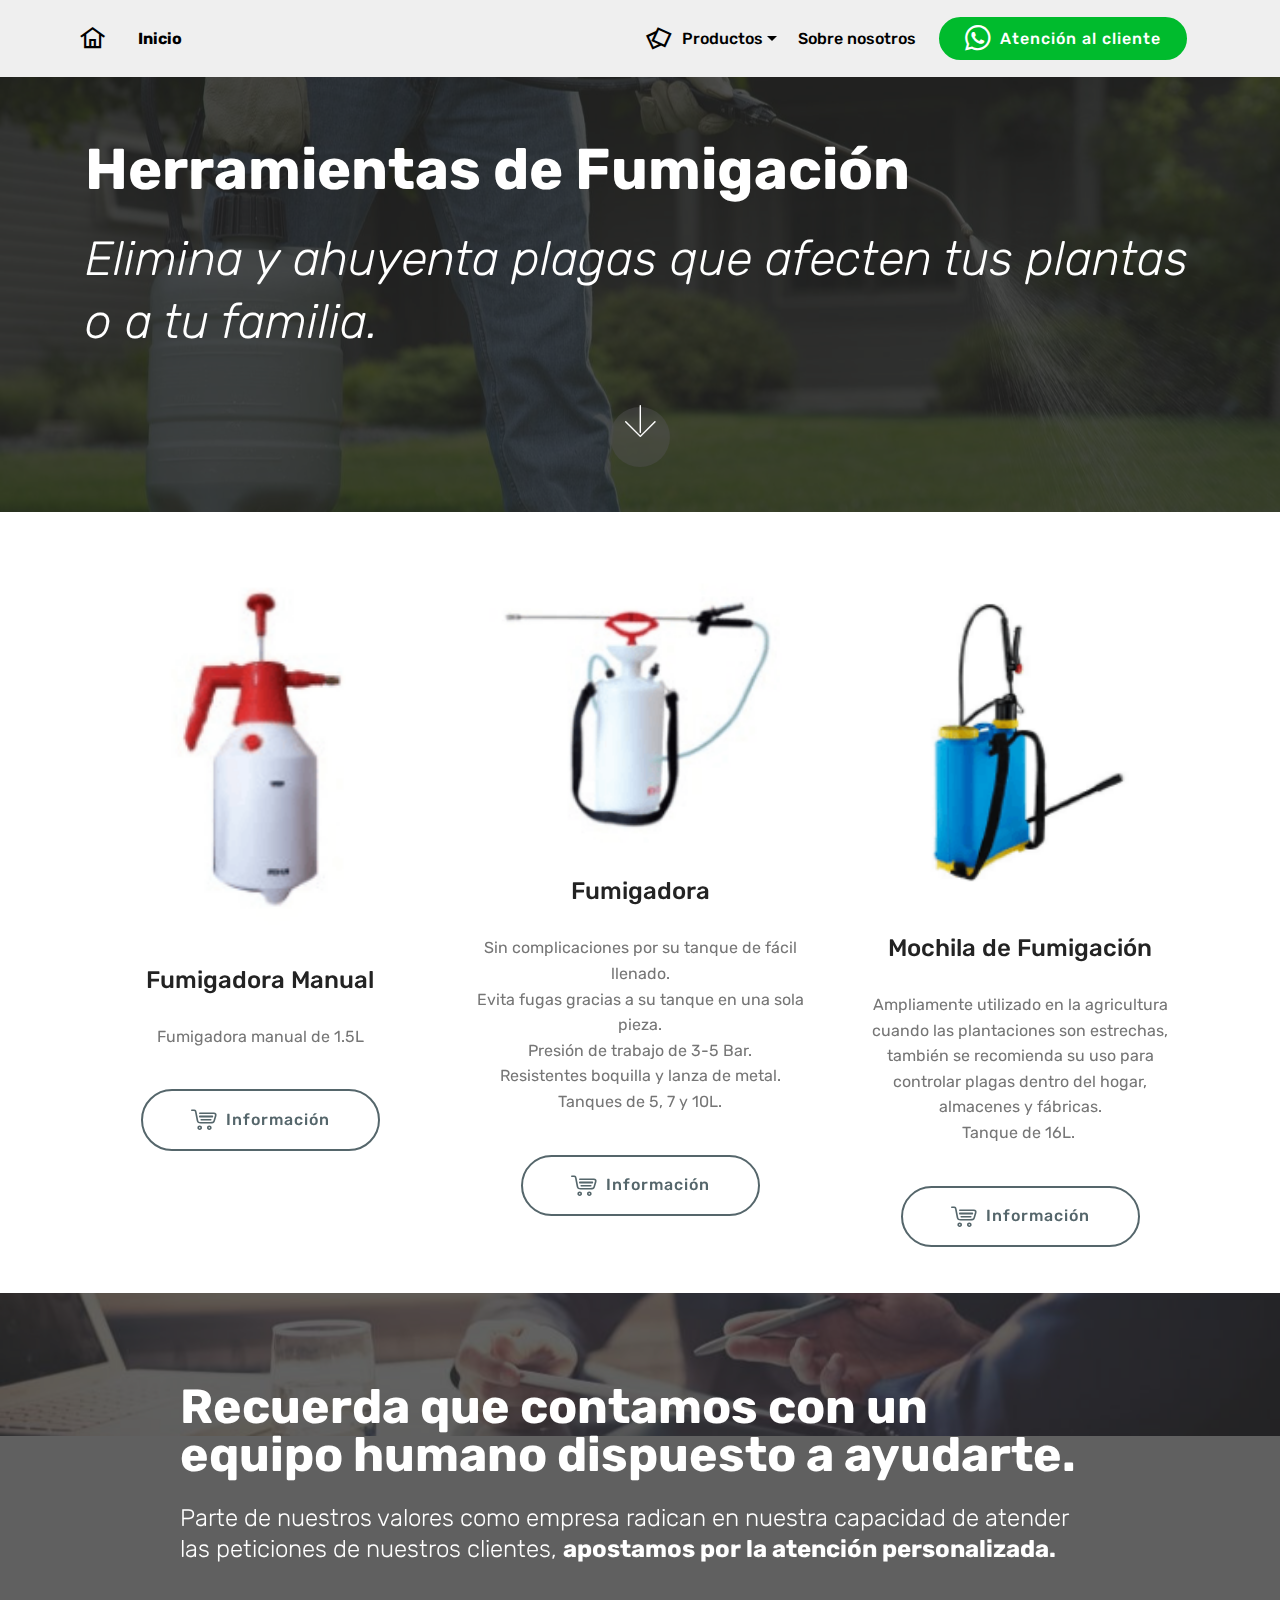
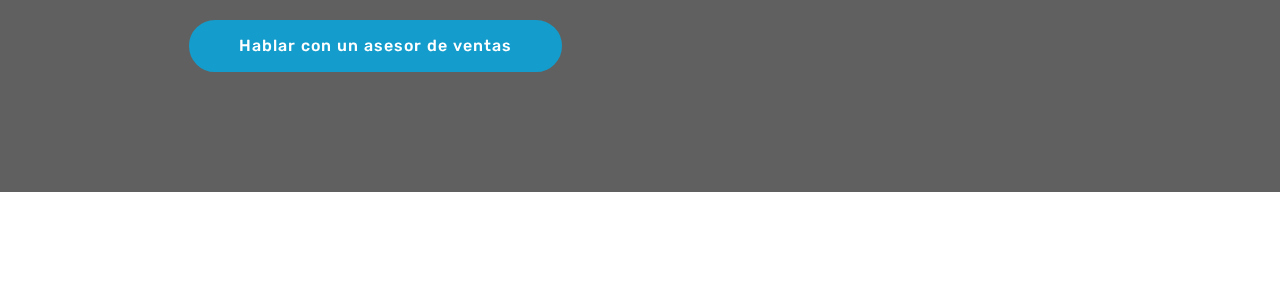
<file: fumigacion.html>
<!DOCTYPE html>
<html  >
<head>
  <!-- Site made with Mobirise Website Builder v5.0.11, https://mobirise.com -->
  <meta charset="UTF-8">
  <meta http-equiv="X-UA-Compatible" content="IE=edge">
  <meta name="generator" content="Mobirise v5.0.11, mobirise.com">
  <meta name="viewport" content="width=device-width, initial-scale=1, minimum-scale=1">
  <link rel="shortcut icon" href="assets/images/color-2-128x128.png" type="image/x-icon">
  <meta name="description" content="Te ofrecemos los mejores productos para tus trabajos de fumigación, desde mochilas de fumigación, fumigadoras a presión y fumigadoras manuales.">
  
  
  <title>Fumigación - Exportadora Doble TT</title>
  <link rel="stylesheet" href="assets/web/assets/mobirise-icons2/mobirise2.css">
  <link rel="stylesheet" href="assets/web/assets/mobirise-icons/mobirise-icons.css">
  <link rel="stylesheet" href="assets/web/assets/mobirise-icons-bold/mobirise-icons-bold.css">
  <link rel="stylesheet" href="assets/bootstrap/css/bootstrap.min.css">
  <link rel="stylesheet" href="assets/bootstrap/css/bootstrap-grid.min.css">
  <link rel="stylesheet" href="assets/bootstrap/css/bootstrap-reboot.min.css">
  <link rel="stylesheet" href="assets/tether/tether.min.css">
  <link rel="stylesheet" href="assets/dropdown/css/style.css">
  <link rel="stylesheet" href="assets/socicon/css/styles.css">
  <link rel="stylesheet" href="assets/theme/css/style.css">
  <link rel="preload" as="style" href="assets/mobirise/css/mbr-additional.css"><link rel="stylesheet" href="assets/mobirise/css/mbr-additional.css" type="text/css">
  
  
  
</head>
<body>
  <section class="menu cid-sW4pa6TiUR" once="menu" id="menu2-y">

    

    <nav class="navbar navbar-expand beta-menu navbar-dropdown align-items-center navbar-toggleable-sm">
        <button class="navbar-toggler navbar-toggler-right" type="button" data-toggle="collapse" data-target="#navbarSupportedContent" aria-controls="navbarSupportedContent" aria-expanded="false" aria-label="Toggle navigation">
            <div class="hamburger">
                <span></span>
                <span></span>
                <span></span>
                <span></span>
            </div>
        </button>
        <div class="menu-logo">
            <div class="navbar-brand">
                
                <span class="navbar-caption-wrap"><a class="navbar-caption text-black display-7" href="index.html"><span class="mobi-mbri mobi-mbri-home mbr-iconfont mbr-iconfont-btn"></span></a><a class="navbar-caption text-black display-7" href="index.html" style="background-color: rgb(239, 239, 239); display: inline !important;">Inicio</a></span>
            </div>
        </div>
        <div class="collapse navbar-collapse" id="navbarSupportedContent">
            <ul class="navbar-nav nav-dropdown" data-app-modern-menu="true"><li class="nav-item dropdown">
                    <a class="nav-link link dropdown-toggle text-black display-4" href="#" data-toggle="dropdown-submenu" aria-expanded="true"><span class="mobi-mbri mobi-mbri-image-gallery mbr-iconfont mbr-iconfont-btn"></span>
                        Productos</a><div class="dropdown-menu"><a class="dropdown-item text-black display-4" href="alimentos.html" aria-expanded="false">Alimentos</a><a class="dropdown-item text-black display-4" href="fumigacion.html" aria-expanded="false">Fumigación<br></a><a class="text-black dropdown-item display-4" href="Herramientas-agricolas-y-herrajeria.html" aria-expanded="false">Herramientas de agricultura y herraje</a><a class="dropdown-item text-black display-4" href="maderas.html" aria-expanded="false">Maderas</a><a class="text-black dropdown-item display-4" href="maquinaria.html" aria-expanded="false">Maquinaria</a><a class="text-black dropdown-item display-4" href="maquina-de-puas.html" aria-expanded="false">Maquinaria de alambre de puas</a><a class="dropdown-item text-black display-4" href="medios-de-proteccion.html" aria-expanded="false">Medios de Protección<br></a></div>
                </li>
                <li class="nav-item">
                    <a class="nav-link link text-black display-4" href="sobre-nosotros.html">
                        Sobre nosotros</a>
                </li></ul>
            <div class="navbar-buttons mbr-section-btn"><a class="btn btn-sm btn-danger display-4" href="https://walink.co/9dd7f8" target="_blank"><span class="socicon socicon-whatsapp mbr-iconfont mbr-iconfont-btn"></span>
                    Atención al cliente</a></div>
        </div>
    </nav>
</section>

<section class="engine"><a href="https://mobirise.info/m">website design templates</a></section><section class="header9 cid-sZtap9NZtE mbr-parallax-background" id="header9-3g">

    

    <div class="mbr-overlay" style="opacity: 0.8; background-color: rgb(35, 35, 35);">
    </div>

    <div class="container">
        <div class="media-container-column mbr-white">
            <h1 class="mbr-section-title align-left mbr-bold pb-3 mbr-fonts-style display-1">
                Herramientas de Fumigación</h1>
            <h3 class="mbr-section-subtitle align-left mbr-light pb-3 mbr-fonts-style display-2">Elimina y ahuyenta plagas que afecten tus plantas o a tu familia.</h3>
            
            
        </div>
    </div>

    <div class="mbr-arrow hidden-sm-down" aria-hidden="true">
        <a href="#next">
            <i class="mbri-down mbr-iconfont"></i>
        </a>
    </div>
</section>

<section class="services1 cid-sZt6hlr2xy" id="services1-36">
    <!---->
    
    <!---->
    <!--Overlay-->
    
    <!--Container-->
    <div class="container">
        <div class="row justify-content-center">
            <!--Titles-->
            <div class="title pb-5 col-12">
                
                
            </div>
            <!--Card-1-->
            <div class="card col-12 col-md-6 p-3 col-lg-4">
                <div class="card-wrapper">
                    <div class="card-img">
                        <img src="assets/images/fumigacin-175x181.png" alt="Mobirise" title="">
                    </div>
                    <div class="card-box">
                        <h4 class="card-title mbr-fonts-style display-5">Fumigadora Manual</h4>
                        <p class="mbr-text mbr-fonts-style display-7">
                            Fumigadora manual de 1.5L
                        </p>
                        <!--Btn-->
                        <div class="mbr-section-btn align-left"><a href="https://walink.co/9dd7f8" class="btn btn-warning-outline display-4" target="_blank"><span class="mbrib-shopping-cart mbr-iconfont mbr-iconfont-btn"></span>Información</a></div>
                    </div>
                </div>
            </div>
            <!--Card-2-->
            <div class="card col-12 col-md-6 p-3 col-lg-4">
                <div class="card-wrapper">
                    <div class="card-img">
                        <img src="assets/images/fumigacion2-223x174.png" alt="Mobirise" title="">
                    </div>
                    <div class="card-box">
                        <h4 class="card-title mbr-fonts-style display-5">Fumigadora</h4>
                        <p class="mbr-text mbr-fonts-style display-7">Sin complicaciones por su tanque de fácil
<br>llenado.
<br>Evita fugas gracias a su tanque en una sola
<br>pieza.
<br>Presión de trabajo de 3-5 Bar.
<br>Resistentes boquilla y lanza de metal.
<br>Tanques de 5, 7 y 10L.</p>
                        <!--Btn-->
                        <div class="mbr-section-btn align-left"><a href="https://walink.co/9dd7f8" class="btn btn-warning-outline display-4" target="_blank"><span class="mbrib-shopping-cart mbr-iconfont mbr-iconfont-btn"></span>
                                Información</a></div>
                    </div>
                </div>
            </div>
            <!--Card-3-->
            <div class="card col-12 col-md-6 p-3 col-lg-4 last-child">
                <div class="card-wrapper">
                    <div class="card-img">
                        <img src="assets/images/mochila-de-fumigacion-210x198.png" alt="Mobirise" title="">
                    </div>
                    <div class="card-box">
                        <h4 class="card-title mbr-fonts-style display-5">Mochila de Fumigación</h4>
                        <p class="mbr-text mbr-fonts-style display-7">Ampliamente utilizado en la agricultura
<br>cuando las plantaciones son estrechas,
<br>también se recomienda su uso para
<br>controlar plagas dentro del hogar,
<br>almacenes y fábricas.
<br>Tanque de 16L.&nbsp;</p>
                        <!--Btn-->
                        <div class="mbr-section-btn align-left"><a href="https://walink.co/9dd7f8" class="btn btn-warning-outline display-4" target="_blank"><span class="mbrib-shopping-cart mbr-iconfont mbr-iconfont-btn"></span>
                                Información</a></div>
                    </div>
                </div>
            </div>
            <!--Card-4-->
            
        </div>
    </div>
</section>

<section class="mbr-section info3 cid-sZt6gZ2G5W mbr-parallax-background" id="info3-35">

    

    <div class="mbr-overlay" style="opacity: 0.7; background-color: rgb(35, 35, 35);">
    </div>

    <div class="container">
        <div class="row justify-content-center">
            <div class="media-container-column title col-12 col-md-10">
                <h2 class="align-left mbr-bold mbr-white pb-3 mbr-fonts-style display-2">
                    Recuerda que contamos con un equipo humano dispuesto a ayudarte.</h2>
                <h3 class="mbr-section-subtitle align-left mbr-light mbr-white pb-3 mbr-fonts-style display-5">
                    Parte de nuestros valores como empresa radican en nuestra capacidad de atender las peticiones de nuestros clientes, <strong>apostamos por la atención personalizada.</strong></h3>
                
                <div class="mbr-section-btn align-left py-4"><a class="btn btn-primary display-4" href="https://walink.co/9dd7f8" target="_blank">Hablar con un asesor de ventas</a></div>
            </div>
        </div>
    </div>
</section>

<section once="footers" class="cid-sW4pa7mOxp mbr-reveal" id="footer6-z">

    

    

    <div class="container">
        <div class="media-container-row align-center mbr-white">
            <div class="col-12">
                <p class="mbr-text mb-0 mbr-fonts-style display-7">
                    © Copyright 2022,&nbsp;<em>Exportadora Doble TT SL</em><br>Todos los derechos reservados.</p>
            </div>
        </div>
    </div>
</section>


  <script src="assets/web/assets/jquery/jquery.min.js"></script>
  <script src="assets/popper/popper.min.js"></script>
  <script src="assets/bootstrap/js/bootstrap.min.js"></script>
  <script src="assets/tether/tether.min.js"></script>
  <script src="assets/smoothscroll/smooth-scroll.js"></script>
  <script src="assets/dropdown/js/nav-dropdown.js"></script>
  <script src="assets/dropdown/js/navbar-dropdown.js"></script>
  <script src="assets/touchswipe/jquery.touch-swipe.min.js"></script>
  <script src="assets/parallax/jarallax.min.js"></script>
  <script src="assets/theme/js/script.js"></script>
  
  
</body>
</html>
</file>
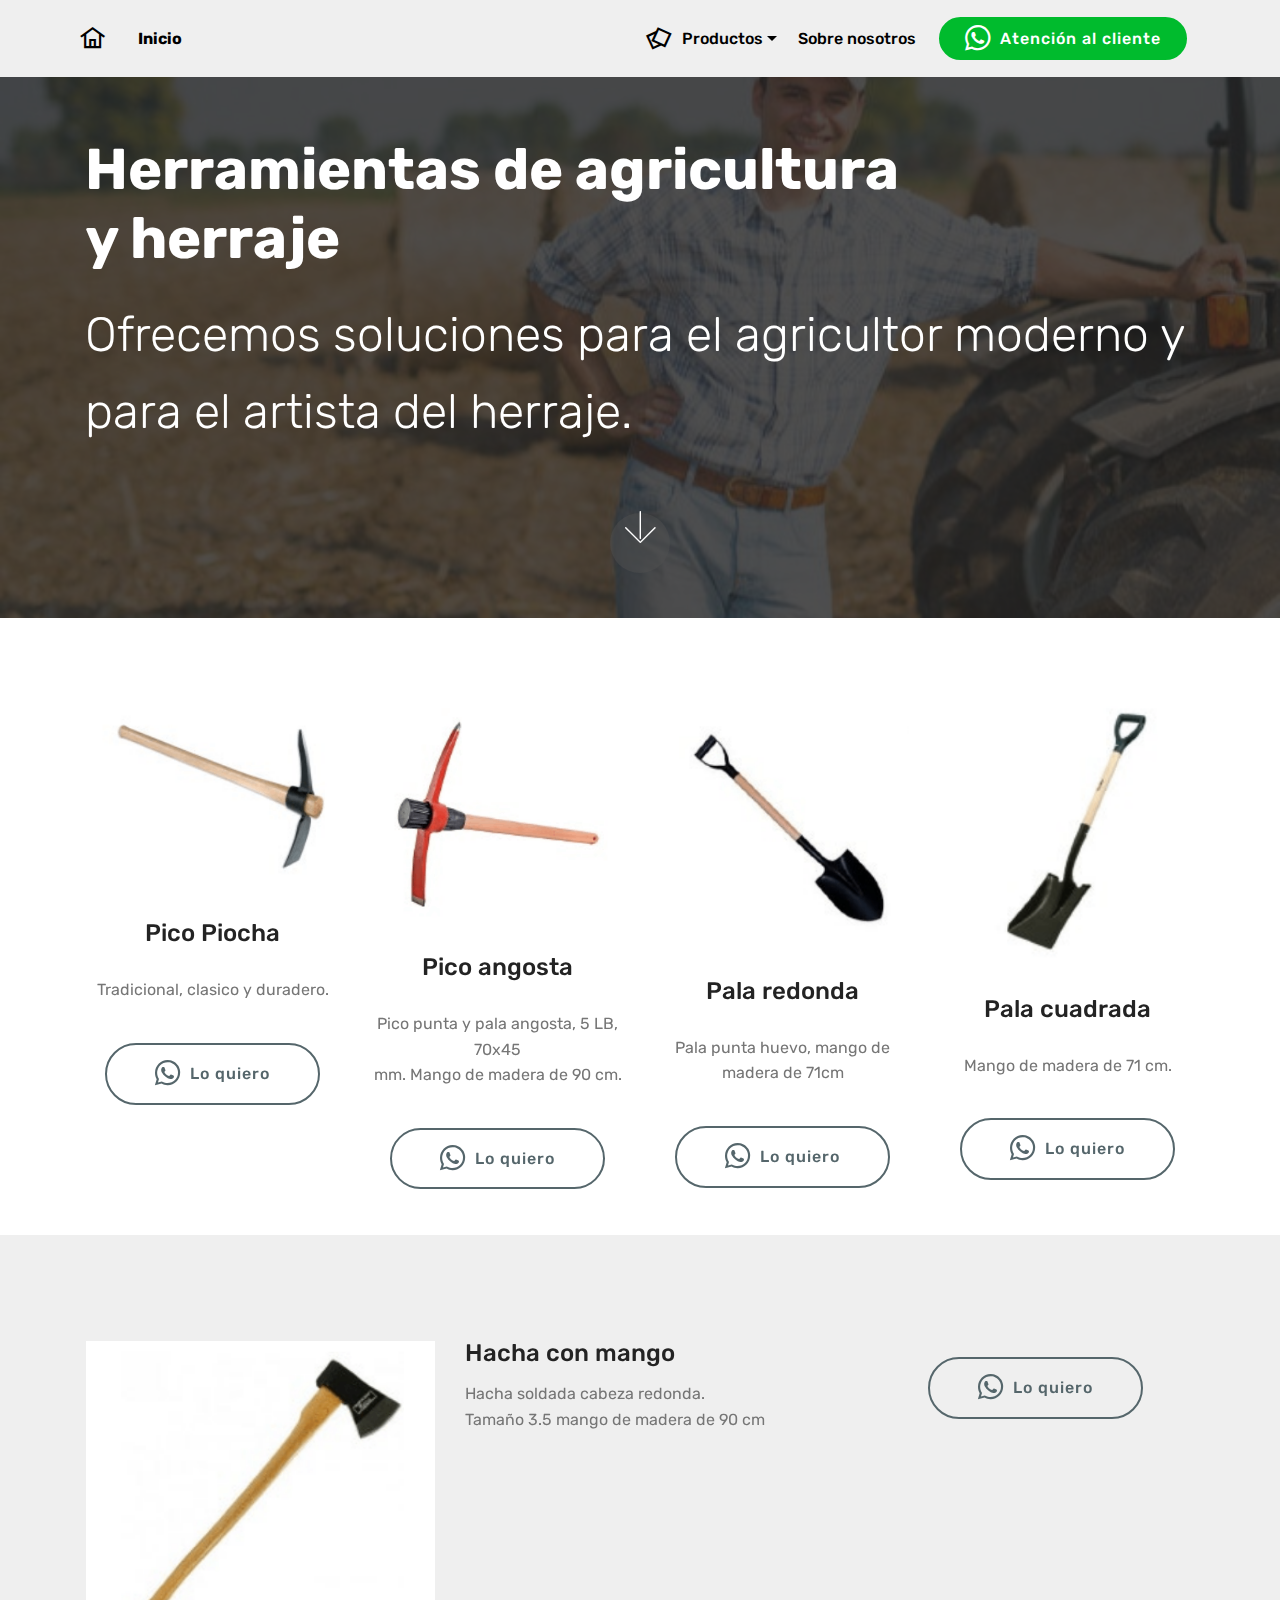
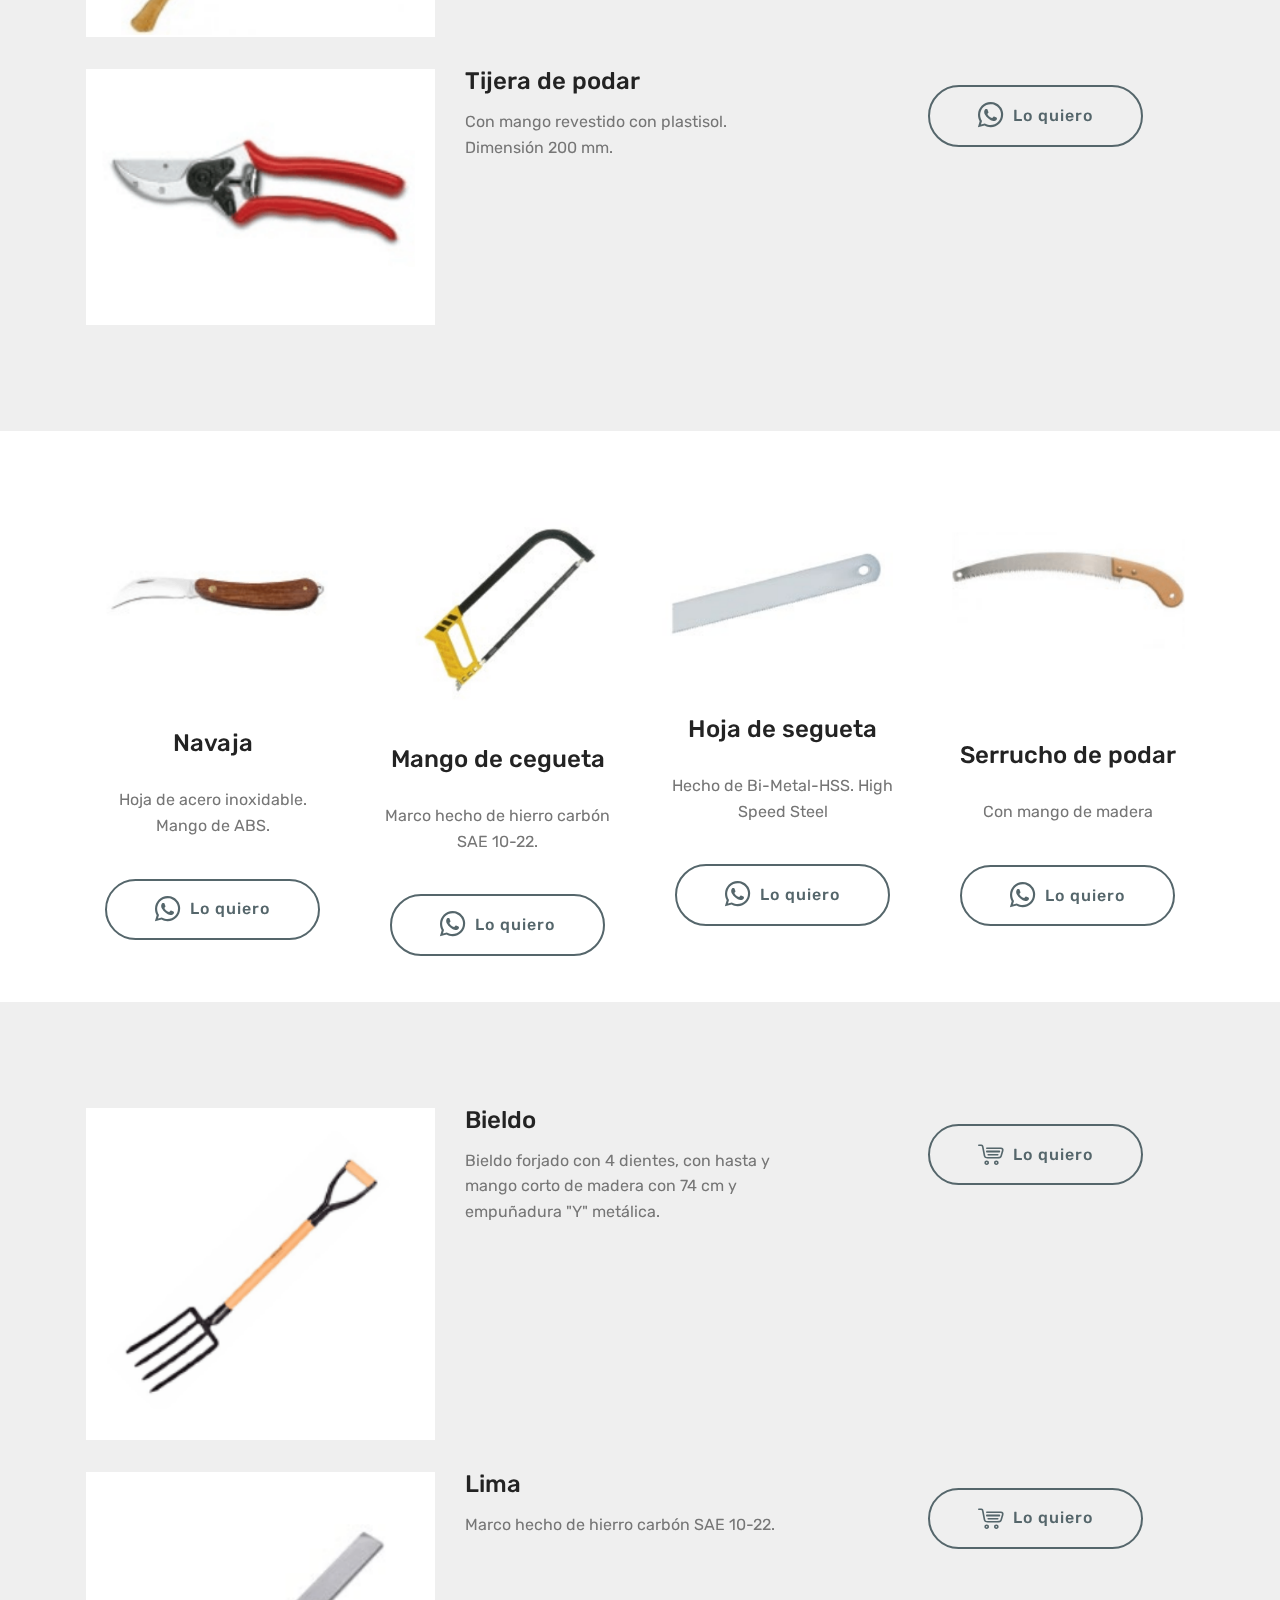
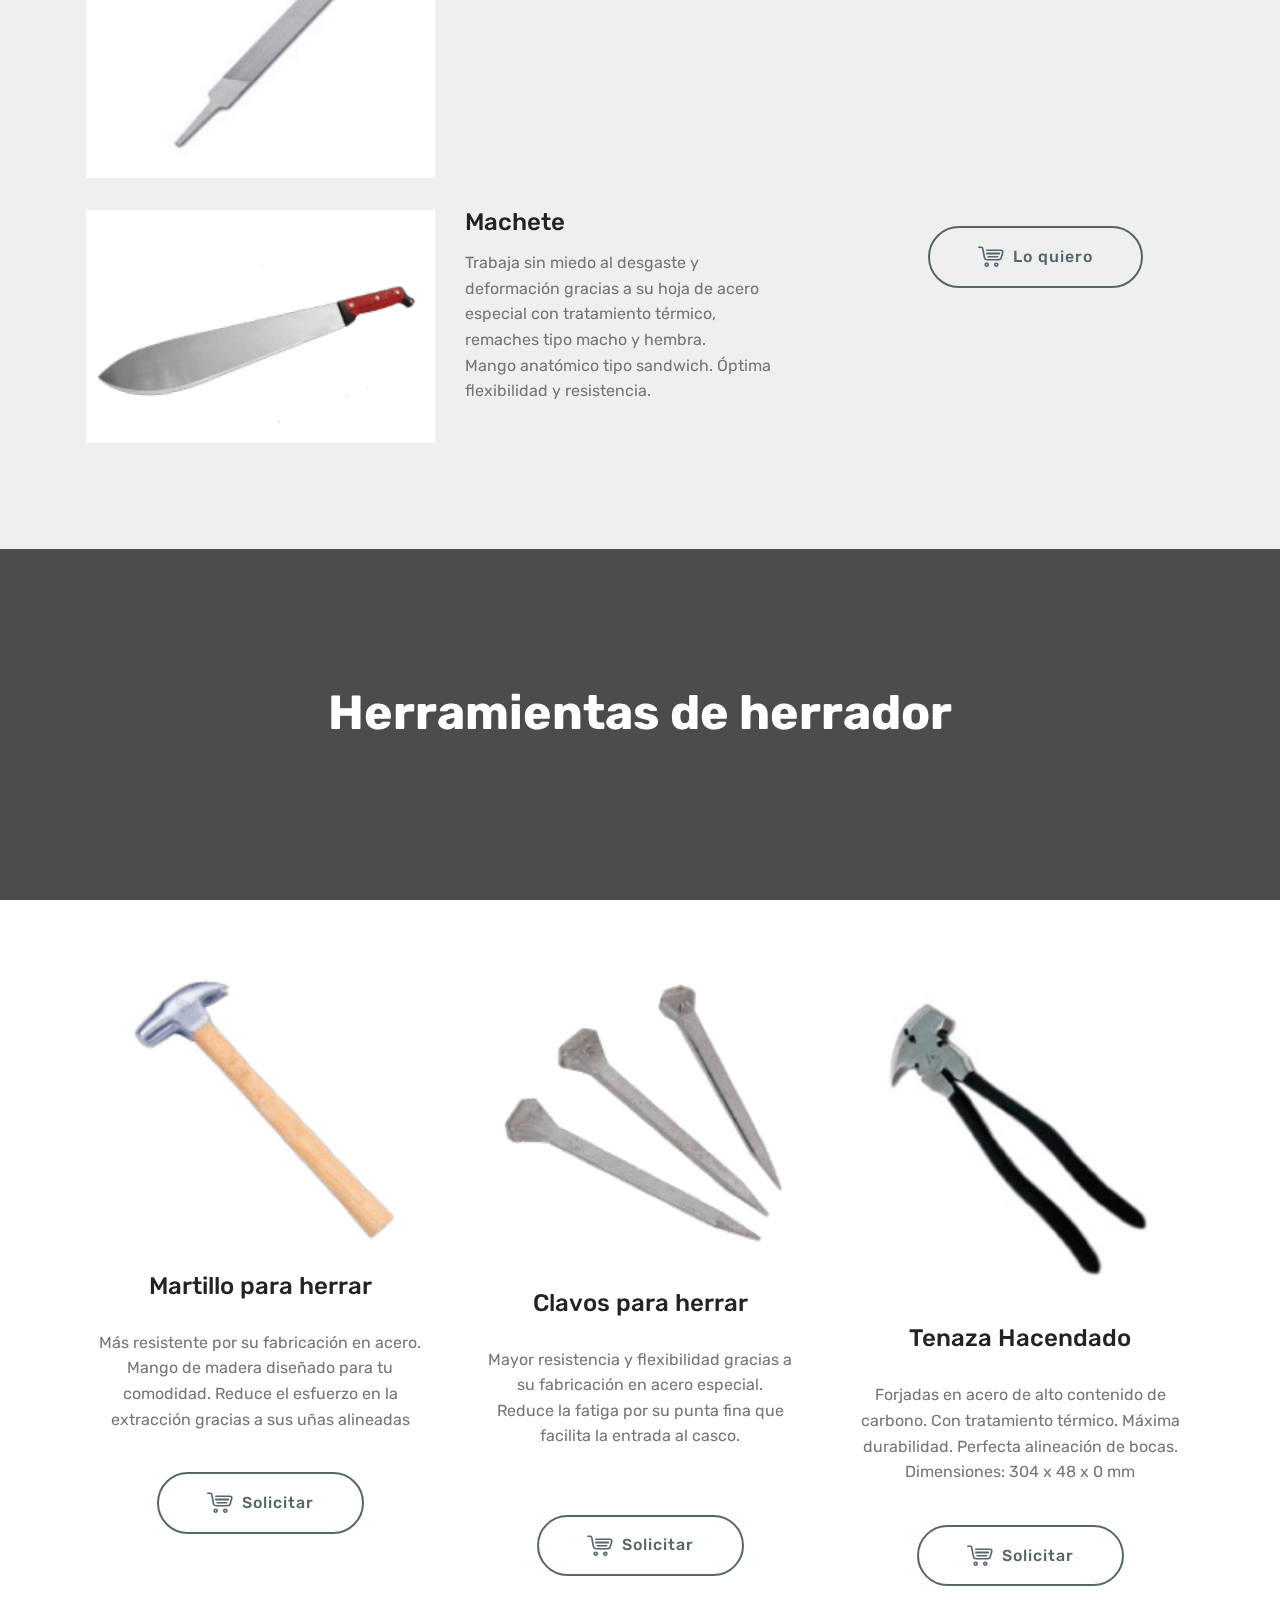
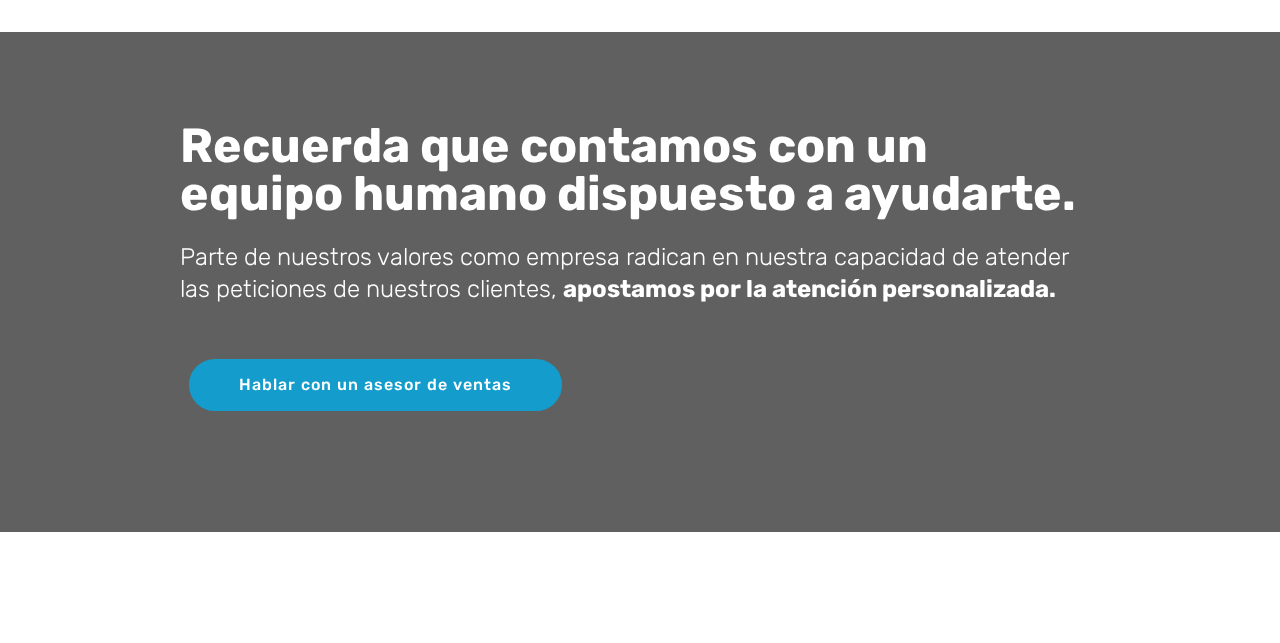
<file: Herramientas-agricolas-y-herrajeria.html>
<!DOCTYPE html>
<html  >
<head>
  <!-- Site made with Mobirise Website Builder v5.0.11, https://mobirise.com -->
  <meta charset="UTF-8">
  <meta http-equiv="X-UA-Compatible" content="IE=edge">
  <meta name="generator" content="Mobirise v5.0.11, mobirise.com">
  <meta name="viewport" content="width=device-width, initial-scale=1, minimum-scale=1">
  <link rel="shortcut icon" href="assets/images/color-2-128x128.png" type="image/x-icon">
  <meta name="description" content="Compra con nosotros tus herramientas agrícolas tales como: Palas, picos, serruchos, tijeras de podar, limas, navajas, entre otras herramientas que te ayudarán en tu trabajo.">
  
  
  <title>Herramientas Agrícolas y de herrajeria - Exportadora Doble TT</title>
  <link rel="stylesheet" href="assets/web/assets/mobirise-icons2/mobirise2.css">
  <link rel="stylesheet" href="assets/web/assets/mobirise-icons/mobirise-icons.css">
  <link rel="stylesheet" href="assets/web/assets/mobirise-icons-bold/mobirise-icons-bold.css">
  <link rel="stylesheet" href="assets/bootstrap/css/bootstrap.min.css">
  <link rel="stylesheet" href="assets/bootstrap/css/bootstrap-grid.min.css">
  <link rel="stylesheet" href="assets/bootstrap/css/bootstrap-reboot.min.css">
  <link rel="stylesheet" href="assets/tether/tether.min.css">
  <link rel="stylesheet" href="assets/dropdown/css/style.css">
  <link rel="stylesheet" href="assets/socicon/css/styles.css">
  <link rel="stylesheet" href="assets/theme/css/style.css">
  <link rel="preload" as="style" href="assets/mobirise/css/mbr-additional.css"><link rel="stylesheet" href="assets/mobirise/css/mbr-additional.css" type="text/css">
  
  
  
</head>
<body>
  <section class="menu cid-sW4pa6TiUR" once="menu" id="menu2-12">

    

    <nav class="navbar navbar-expand beta-menu navbar-dropdown align-items-center navbar-toggleable-sm">
        <button class="navbar-toggler navbar-toggler-right" type="button" data-toggle="collapse" data-target="#navbarSupportedContent" aria-controls="navbarSupportedContent" aria-expanded="false" aria-label="Toggle navigation">
            <div class="hamburger">
                <span></span>
                <span></span>
                <span></span>
                <span></span>
            </div>
        </button>
        <div class="menu-logo">
            <div class="navbar-brand">
                
                <span class="navbar-caption-wrap"><a class="navbar-caption text-black display-7" href="index.html"><span class="mobi-mbri mobi-mbri-home mbr-iconfont mbr-iconfont-btn"></span></a><a class="navbar-caption text-black display-7" href="index.html" style="background-color: rgb(239, 239, 239); display: inline !important;">Inicio</a></span>
            </div>
        </div>
        <div class="collapse navbar-collapse" id="navbarSupportedContent">
            <ul class="navbar-nav nav-dropdown" data-app-modern-menu="true"><li class="nav-item dropdown">
                    <a class="nav-link link dropdown-toggle text-black display-4" href="#" data-toggle="dropdown-submenu" aria-expanded="true"><span class="mobi-mbri mobi-mbri-image-gallery mbr-iconfont mbr-iconfont-btn"></span>
                        Productos</a><div class="dropdown-menu"><a class="dropdown-item text-black display-4" href="alimentos.html" aria-expanded="false">Alimentos</a><a class="dropdown-item text-black display-4" href="fumigacion.html" aria-expanded="false">Fumigación<br></a><a class="text-black dropdown-item display-4" href="Herramientas-agricolas-y-herrajeria.html" aria-expanded="false">Herramientas de agricultura y herraje</a><a class="dropdown-item text-black display-4" href="maderas.html" aria-expanded="false">Maderas</a><a class="text-black dropdown-item display-4" href="maquinaria.html" aria-expanded="false">Maquinaria</a><a class="text-black dropdown-item display-4" href="maquina-de-puas.html" aria-expanded="false">Maquinaria de alambre de puas</a><a class="dropdown-item text-black display-4" href="medios-de-proteccion.html" aria-expanded="false">Medios de Protección<br></a></div>
                </li>
                <li class="nav-item">
                    <a class="nav-link link text-black display-4" href="sobre-nosotros.html">
                        Sobre nosotros</a>
                </li></ul>
            <div class="navbar-buttons mbr-section-btn"><a class="btn btn-sm btn-danger display-4" href="https://walink.co/9dd7f8" target="_blank"><span class="socicon socicon-whatsapp mbr-iconfont mbr-iconfont-btn"></span>
                    Atención al cliente</a></div>
        </div>
    </nav>
</section>

<section class="engine"><a href="https://mobirise.info">Mobirise</a></section><section class="header9 cid-sZt9PubDYI mbr-parallax-background" id="header9-3e">

    

    <div class="mbr-overlay" style="opacity: 0.8; background-color: rgb(35, 35, 35);">
    </div>

    <div class="container">
        <div class="media-container-column mbr-white">
            <h1 class="mbr-section-title align-left mbr-bold pb-3 mbr-fonts-style display-1">
                Herramientas de agricultura <br>y herraje</h1>
            
            <p class="mbr-text align-left pb-3 mbr-fonts-style display-2">Ofrecemos soluciones para el agricultor moderno y para el artista del herraje.</p>
            
        </div>
    </div>

    <div class="mbr-arrow hidden-sm-down" aria-hidden="true">
        <a href="#next">
            <i class="mbri-down mbr-iconfont"></i>
        </a>
    </div>
</section>

<section class="services1 cid-sZt1t6WO7n" id="services1-2v">
    <!---->
    
    <!---->
    <!--Overlay-->
    
    <!--Container-->
    <div class="container">
        <div class="row justify-content-center">
            <!--Titles-->
            <div class="title pb-5 col-12">
                
                
            </div>
            <!--Card-1-->
            <div class="card col-12 col-md-6 p-3 col-lg-3">
                <div class="card-wrapper">
                    <div class="card-img">
                        <img src="assets/images/pala2-307x252.png" alt="pico piocha" title="">
                    </div>
                    <div class="card-box">
                        <h4 class="card-title mbr-fonts-style display-5">
                            Pico Piocha</h4>
                        <p class="mbr-text mbr-fonts-style display-7">Tradicional, clasico y duradero.</p>
                        <!--Btn-->
                        <div class="mbr-section-btn align-left"><a href="https://walink.co/9dd7f8" class="btn btn-warning-outline display-4" target="_blank"><span class="socicon socicon-whatsapp mbr-iconfont mbr-iconfont-btn"></span>Lo quiero</a></div>
                    </div>
                </div>
            </div>
            <!--Card-2-->
            <div class="card col-12 col-md-6 p-3 col-lg-3">
                <div class="card-wrapper">
                    <div class="card-img">
                        <img src="assets/images/pala1-301x287.png" alt="Mobirise" title="">
                    </div>
                    <div class="card-box">
                        <h4 class="card-title mbr-fonts-style display-5">Pico angosta</h4>
                        <p class="mbr-text mbr-fonts-style display-7">Pico punta y pala angosta, 5 LB, 70x45
<br>mm. Mango de madera de 90 cm.</p>
                        <!--Btn-->
                        <div class="mbr-section-btn align-left"><a href="https://walink.co/9dd7f8" class="btn btn-warning-outline display-4" target="_blank"><span class="socicon socicon-whatsapp mbr-iconfont mbr-iconfont-btn"></span>
                                Lo quiero</a></div>
                    </div>
                </div>
            </div>
            <!--Card-3-->
            <div class="card col-12 col-md-6 p-3 col-lg-3">
                <div class="card-wrapper">
                    <div class="card-img">
                        <img src="assets/images/pala4-274x287.png" alt="Mobirise" title="">
                    </div>
                    <div class="card-box">
                        <h4 class="card-title mbr-fonts-style display-5">
                            Pala redonda</h4>
                        <p class="mbr-text mbr-fonts-style display-7">
                            Pala punta huevo, mango de madera de&nbsp;71cm</p>
                        <!--Btn-->
                        <div class="mbr-section-btn align-left"><a href="https://walink.co/9dd7f8" class="btn btn-warning-outline display-4" target="_blank"><span class="socicon socicon-whatsapp mbr-iconfont mbr-iconfont-btn"></span>
                                Lo quiero</a></div>
                    </div>
                </div>
            </div>
            <!--Card-4-->
            <div class="card col-12 col-md-6 p-3 col-lg-3 last-child">
                <div class="card-wrapper">
                    <div class="card-img">
                        <img src="assets/images/pala3-230x257.png" alt="Mobirise" title="">
                    </div>
                    <div class="card-box">
                        <h4 class="card-title mbr-fonts-style display-5">
                            Pala cuadrada</h4>
                        <p class="mbr-text mbr-fonts-style display-7">
                            Mango de madera de 71 cm.

                        </p>
                        <!--Btn-->
                        <div class="mbr-section-btn align-left"><a href="https://walink.co/9dd7f8" class="btn btn-warning-outline display-4" target="_blank"><span class="socicon socicon-whatsapp mbr-iconfont mbr-iconfont-btn"></span>Lo quiero</a></div>
                    </div>
                </div>
            </div>
        </div>
    </div>
</section>

<section class="services4 cid-sZt1tt8Diz" xmlns="http://www.w3.org/1999/html" id="services4-2w">
    <!---->
    
    <!---->
    <!--Overlay-->
    
    <!--Container-->
    <div class="container">
        <div class="row">
            <!--Card-1-->
            <div class="card p-3 col-12">
                <div class="card-wrapper media-container-row media-container-row">
                    <div class="card-box">
                        <div class="row">
                            <div class="col-12 col-md-12 col-lg-4">
                                <div class="wrapper">
                                    <!--Image-->
                                    <div class="mbr-figure" style="width: 100%;">
                                        <img src="assets/images/hacha1-326x276.png" alt="Mobirise" title="">
                                    </div>
                                </div>
                            </div>
                            <div class="col-12 col-md-7 col-lg-4">
                                <div class="wrapper col-left">
                                    <!--Title-->
                                    <h4 class="card-title mbr-fonts-style display-5">Hacha con mango</h4>
                                    <!--Subtitle-->
                                    <p class="mbr-text mbr-fonts-style pt-3 display-7">
                                        Hacha soldada cabeza redonda. <br>Tamaño&nbsp;3.5 mango de madera de 90 cm</p>
                                </div>
                            </div>
                            <div class="col-12 col-md-5 col-lg-4">
                                <div class="wrapper border_wrapper">
                                    <!--Cost-->
                                    
                                    <!--Btn-->
                                    <div class="mbr-section-btn col-right align-center"><a href="https://walink.co/9dd7f8" class="btn btn-warning-outline m-0 display-4" target="_blank"><span class="socicon socicon-whatsapp mbr-iconfont mbr-iconfont-btn"></span>
                                            Lo quiero</a></div>
                                </div>
                            </div>
                        </div>
                    </div>
                </div>
            </div>
            <!--Card-2-->
            <div class="card p-3 col-12">
                <div class="card-wrapper media-container-row media-container-row">
                    <div class="card-box">
                        <div class="row">
                            <div class="col-12 col-md-12 col-lg-4">
                                <div class="wrapper">
                                    <!--Image-->
                                    <div class="mbr-figure" style="width: 100%;">
                                        <img src="assets/images/tijera1-276x202.png" alt="Mobirise" title="">
                                    </div>
                                </div>
                            </div>
                            <div class="col-12 col-md-7 col-lg-4">
                                <div class="wrapper col-left">
                                    <!--Title-->
                                    <h4 class="card-title mbr-fonts-style display-5">Tijera de podar</h4>
                                    <!--Subtitle-->
                                    <p class="mbr-text mbr-fonts-style pt-3 display-7">
                                        Con mango revestido con plastisol.&nbsp;<br>Dimensión 200 mm.</p>
                                </div>
                            </div>
                            <div class="col-12 col-md-5 col-lg-4">
                                <div class="wrapper border_wrapper">
                                    <!--Cost-->
                                    
                                    <!--Btn-->
                                    <div class="mbr-section-btn col-right align-center"><a href="https://walink.co/9dd7f8" class="btn btn-warning-outline m-0 display-4" target="_blank"><span class="socicon socicon-whatsapp mbr-iconfont mbr-iconfont-btn"></span>
                                            Lo quiero</a></div>
                                </div>
                            </div>
                        </div>
                    </div>
                </div>
            </div>
            <!--Card-3-->
            
        </div>
    </div>
</section>

<section class="services1 cid-sZt1tMHtEB" id="services1-2x">
    <!---->
    
    <!---->
    <!--Overlay-->
    
    <!--Container-->
    <div class="container">
        <div class="row justify-content-center">
            <!--Titles-->
            <div class="title pb-5 col-12">
                
                
            </div>
            <!--Card-1-->
            <div class="card col-12 col-md-6 p-3 col-lg-3">
                <div class="card-wrapper">
                    <div class="card-img">
                        <img src="assets/images/navaja1-261x211.png" alt="Mobirise" title="">
                    </div>
                    <div class="card-box">
                        <h4 class="card-title mbr-fonts-style display-5">Navaja</h4>
                        <p class="mbr-text mbr-fonts-style display-7">Hoja de acero inoxidable. <br>Mango de ABS.</p>
                        <!--Btn-->
                        <div class="mbr-section-btn align-left"><a href="https://walink.co/9dd7f8" class="btn btn-warning-outline display-4" target="_blank"><span class="socicon socicon-whatsapp mbr-iconfont mbr-iconfont-btn"></span>
                                Lo quiero</a></div>
                    </div>
                </div>
            </div>
            <!--Card-2-->
            <div class="card col-12 col-md-6 p-3 col-lg-3">
                <div class="card-wrapper">
                    <div class="card-img">
                        <img src="assets/images/mango-de-cegueta-316x275.png" alt="Mobirise" title="">
                    </div>
                    <div class="card-box">
                        <h4 class="card-title mbr-fonts-style display-5">Mango de cegueta</h4>
                        <p class="mbr-text mbr-fonts-style display-7">Marco hecho de hierro carbón SAE 10-22.</p>
                        <!--Btn-->
                        <div class="mbr-section-btn align-left"><a href="https://walink.co/9dd7f8" class="btn btn-warning-outline display-4" target="_blank"><span class="socicon socicon-whatsapp mbr-iconfont mbr-iconfont-btn"></span>
                                Lo quiero</a></div>
                    </div>
                </div>
            </div>
            <!--Card-3-->
            <div class="card col-12 col-md-6 p-3 col-lg-3">
                <div class="card-wrapper">
                    <div class="card-img">
                        <img src="assets/images/hoja-de-cegueta-346x260.png" alt="Mobirise" title="">
                    </div>
                    <div class="card-box">
                        <h4 class="card-title mbr-fonts-style display-5">Hoja de segueta</h4>
                        <p class="mbr-text mbr-fonts-style display-7">
                            Hecho de Bi-Metal-HSS. High Speed Steel
                        </p>
                        <!--Btn-->
                        <div class="mbr-section-btn align-left"><a href="https://walink.co/9dd7f8" class="btn btn-warning-outline display-4" target="_blank"><span class="socicon socicon-whatsapp mbr-iconfont mbr-iconfont-btn"></span>
                                Lo quiero</a></div>
                    </div>
                </div>
            </div>
            <!--Card-4-->
            <div class="card col-12 col-md-6 p-3 col-lg-3 last-child">
                <div class="card-wrapper">
                    <div class="card-img">
                        <img src="assets/images/serrucho-290x248.png" alt="Mobirise" title="">
                    </div>
                    <div class="card-box">
                        <h4 class="card-title mbr-fonts-style display-5">Serrucho de podar</h4>
                        <p class="mbr-text mbr-fonts-style display-7">
                            Con mango de madera
                        </p>
                        <!--Btn-->
                        <div class="mbr-section-btn align-left"><a href="https://walink.co/9dd7f8" class="btn btn-warning-outline display-4" target="_blank"><span class="socicon socicon-whatsapp mbr-iconfont mbr-iconfont-btn"></span>
                                Lo quiero</a></div>
                    </div>
                </div>
            </div>
        </div>
    </div>
</section>

<section class="services4 cid-t1DpSr3wAK" xmlns="http://www.w3.org/1999/html" id="services4-3t">
    <!---->
    
    <!---->
    <!--Overlay-->
    
    <!--Container-->
    <div class="container">
        <div class="row">
            <!--Card-1-->
            <div class="card p-3 col-12">
                <div class="card-wrapper media-container-row media-container-row">
                    <div class="card-box">
                        <div class="row">
                            <div class="col-12 col-md-12 col-lg-4">
                                <div class="wrapper">
                                    <!--Image-->
                                    <div class="mbr-figure" style="width: 100%;">
                                        <img src="assets/images/rastrillo-298x283.png" alt="Mobirise" title="">
                                    </div>
                                </div>
                            </div>
                            <div class="col-12 col-md-7 col-lg-4">
                                <div class="wrapper col-left">
                                    <!--Title-->
                                    <h4 class="card-title mbr-fonts-style display-5">
                                        Bieldo
                                    </h4>
                                    <!--Subtitle-->
                                    <p class="mbr-text mbr-fonts-style pt-3 display-7">Bieldo forjado con 4 dientes, con hasta y
<br>mango corto de madera con 74 cm y
<br>empuñadura "Y" metálica.&nbsp;</p>
                                </div>
                            </div>
                            <div class="col-12 col-md-5 col-lg-4">
                                <div class="wrapper border_wrapper">
                                    <!--Cost-->
                                    
                                    <!--Btn-->
                                    <div class="mbr-section-btn col-right align-center"><a href="https://walink.co/9dd7f8" class="btn btn-warning-outline m-0 display-4" target="_blank"><span class="mbrib-shopping-cart mbr-iconfont mbr-iconfont-btn"></span>
                                            Lo quiero</a></div>
                                </div>
                            </div>
                        </div>
                    </div>
                </div>
            </div>
            <!--Card-2-->
            <div class="card p-3 col-12">
                <div class="card-wrapper media-container-row media-container-row">
                    <div class="card-box">
                        <div class="row">
                            <div class="col-12 col-md-12 col-lg-4">
                                <div class="wrapper">
                                    <!--Image-->
                                    <div class="mbr-figure" style="width: 100%;">
                                        <img src="assets/images/lima-320x281.png" alt="Mobirise" title="">
                                    </div>
                                </div>
                            </div>
                            <div class="col-12 col-md-7 col-lg-4">
                                <div class="wrapper col-left">
                                    <!--Title-->
                                    <h4 class="card-title mbr-fonts-style display-5">
                                        Lima
                                    </h4>
                                    <!--Subtitle-->
                                    <p class="mbr-text mbr-fonts-style pt-3 display-7">
                                        Marco hecho de hierro carbón SAE 10-22.

                                    </p>
                                </div>
                            </div>
                            <div class="col-12 col-md-5 col-lg-4">
                                <div class="wrapper border_wrapper">
                                    <!--Cost-->
                                    
                                    <!--Btn-->
                                    <div class="mbr-section-btn col-right align-center"><a href="https://walink.co/9dd7f8" class="btn btn-warning-outline m-0 display-4" target="_blank"><span class="mbrib-shopping-cart mbr-iconfont mbr-iconfont-btn"></span>
                                            Lo quiero</a></div>
                                </div>
                            </div>
                        </div>
                    </div>
                </div>
            </div>
            <!--Card-3-->
            <div class="card p-3 col-12">
                <div class="card-wrapper media-container-row media-container-row">
                    <div class="card-box">
                        <div class="row">
                            <div class="col-12 col-md-12 col-lg-4">
                                <div class="wrapper">
                                    <!--Image-->
                                    <div class="mbr-figure" style="width: 100%;">
                                        <img src="assets/images/machete-371x247.png" alt="Mobirise" title="">
                                    </div>
                                </div>
                            </div>
                            <div class="col-12 col-md-7 col-lg-4">
                                <div class="wrapper col-left">
                                    <!--Title-->
                                    <h4 class="card-title mbr-fonts-style display-5">
                                        Machete</h4>
                                    <!--Subtitle-->
                                    <p class="mbr-text mbr-fonts-style pt-3 display-7">Trabaja sin miedo al desgaste y
<br>deformación gracias a su hoja de acero
<br>especial con tratamiento térmico,
<br>remaches tipo macho y hembra. <br>Mango
anatómico tipo sandwich. Óptima
<br>flexibilidad y resistencia.</p>
                                </div>
                            </div>
                            <div class="col-12 col-md-5 col-lg-4">
                                <div class="wrapper border_wrapper">
                                    <!--Cost-->
                                    
                                    <!--Btn-->
                                    <div class="mbr-section-btn col-right align-center"><a href="https://walink.co/9dd7f8" class="btn btn-warning-outline m-0 display-4" target="_blank"><span class="mbrib-shopping-cart mbr-iconfont mbr-iconfont-btn"></span>
                                            Lo quiero</a></div>
                                </div>
                            </div>
                        </div>
                    </div>
                </div>
            </div>
        </div>
    </div>
</section>

<section class="header1 cid-t1Dsr8W4Le mbr-parallax-background" id="header1-3v">

    

    <div class="mbr-overlay" style="opacity: 0.8; background-color: rgb(35, 35, 35);">
    </div>

    <div class="container">
        <div class="row justify-content-md-center">
            <div class="mbr-white col-md-10">
                <h1 class="mbr-section-title align-center mbr-bold pb-3 mbr-fonts-style display-2">
                    Herramientas de herrador</h1>
                
                
                
            </div>
        </div>
    </div>

</section>

<section class="services1 cid-t1DsHl9dzB" id="services1-3w">
    <!---->
    
    <!---->
    <!--Overlay-->
    
    <!--Container-->
    <div class="container">
        <div class="row justify-content-center">
            <!--Titles-->
            <div class="title pb-5 col-12">
                
                
            </div>
            <!--Card-1-->
            <div class="card col-12 col-md-6 p-3 col-lg-4">
                <div class="card-wrapper">
                    <div class="card-img">
                        <img src="assets/images/martillo-212x169.png" alt="Gancho" title="Gancho">
                    </div>
                    <div class="card-box">
                        <h4 class="card-title mbr-fonts-style display-5">Martillo para herrar
</h4>
                        <p class="mbr-text mbr-fonts-style display-7">Más resistente por su fabricación en acero.
<br>Mango de madera diseñado para tu
<br>comodidad. Reduce el esfuerzo en la
<br>extracción gracias a sus uñas alineadas<br></p>
                        <!--Btn-->
                        <div class="mbr-section-btn align-center"><a href="https://walink.co/9dd7f8" class="btn btn-warning-outline display-4" target="_blank"><span class="mbrib-shopping-cart mbr-iconfont mbr-iconfont-btn"></span>
                                Solicitar</a></div>
                    </div>
                </div>
            </div>
            <!--Card-2-->
            <div class="card col-12 col-md-6 p-3 col-lg-4">
                <div class="card-wrapper">
                    <div class="card-img">
                        <img src="assets/images/clavos-233x197.png" alt="Arnes" title="Arnes">
                    </div>
                    <div class="card-box">
                        <h4 class="card-title mbr-fonts-style display-5">Clavos para herrar</h4>
                        <p class="mbr-text mbr-fonts-style display-7">Mayor resistencia y flexibilidad gracias a
<br>su fabricación en acero especial.
<br>Reduce la fatiga por su punta fina que
<br>facilita la entrada al casco.<br><br></p>
                        <!--Btn-->
                        <div class="mbr-section-btn align-center"><a href="https://walink.co/9dd7f8" class="btn btn-warning-outline display-4" target="_blank"><span class="mbrib-shopping-cart mbr-iconfont mbr-iconfont-btn"></span>
                                Solicitar</a></div>
                    </div>
                </div>
            </div>
            <!--Card-3-->
            <div class="card col-12 col-md-6 p-3 col-lg-4 last-child">
                <div class="card-wrapper">
                    <div class="card-img">
                        <img src="assets/images/tenaza-233x221.png" alt="Reposa Cuerpo" title="Reposa Cuerpo">
                    </div>
                    <div class="card-box">
                        <h4 class="card-title mbr-fonts-style display-5">Tenaza Hacendado</h4>
                        <p class="mbr-text mbr-fonts-style display-7">Forjadas en acero de alto contenido de
<br>carbono. Con tratamiento térmico. Máxima
<br>durabilidad. Perfecta alineación de bocas.
<br>Dimensiones: 304 x 48 x 0 mm<br></p>
                        <!--Btn-->
                        <div class="mbr-section-btn align-center"><a href="https://walink.co/9dd7f8" class="btn btn-warning-outline display-4" target="_blank"><span class="mbrib-shopping-cart mbr-iconfont mbr-iconfont-btn"></span>
                                Solicitar</a></div>
                    </div>
                </div>
            </div>
            <!--Card-4-->
            
        </div>
    </div>
</section>

<section class="mbr-section info3 cid-sZt1u2FNSh mbr-parallax-background" id="info3-2y">

    

    <div class="mbr-overlay" style="opacity: 0.7; background-color: rgb(35, 35, 35);">
    </div>

    <div class="container">
        <div class="row justify-content-center">
            <div class="media-container-column title col-12 col-md-10">
                <h2 class="align-left mbr-bold mbr-white pb-3 mbr-fonts-style display-2">
                    Recuerda que contamos con un equipo humano dispuesto a ayudarte.</h2>
                <h3 class="mbr-section-subtitle align-left mbr-light mbr-white pb-3 mbr-fonts-style display-5">
                    Parte de nuestros valores como empresa radican en nuestra capacidad de atender las peticiones de nuestros clientes, <strong>apostamos por la atención personalizada.</strong></h3>
                
                <div class="mbr-section-btn align-left py-4"><a class="btn btn-primary display-4" href="https://walink.co/9dd7f8" target="_blank">Hablar con un asesor de ventas</a></div>
            </div>
        </div>
    </div>
</section>

<section once="footers" class="cid-sW4pa7mOxp mbr-reveal" id="footer6-13">

    

    

    <div class="container">
        <div class="media-container-row align-center mbr-white">
            <div class="col-12">
                <p class="mbr-text mb-0 mbr-fonts-style display-7">
                    © Copyright 2022,&nbsp;<em>Exportadora Doble TT SL</em><br>Todos los derechos reservados.</p>
            </div>
        </div>
    </div>
</section>


  <script src="assets/web/assets/jquery/jquery.min.js"></script>
  <script src="assets/popper/popper.min.js"></script>
  <script src="assets/bootstrap/js/bootstrap.min.js"></script>
  <script src="assets/tether/tether.min.js"></script>
  <script src="assets/smoothscroll/smooth-scroll.js"></script>
  <script src="assets/dropdown/js/nav-dropdown.js"></script>
  <script src="assets/dropdown/js/navbar-dropdown.js"></script>
  <script src="assets/touchswipe/jquery.touch-swipe.min.js"></script>
  <script src="assets/parallax/jarallax.min.js"></script>
  <script src="assets/theme/js/script.js"></script>
  
  
</body>
</html>
</file>
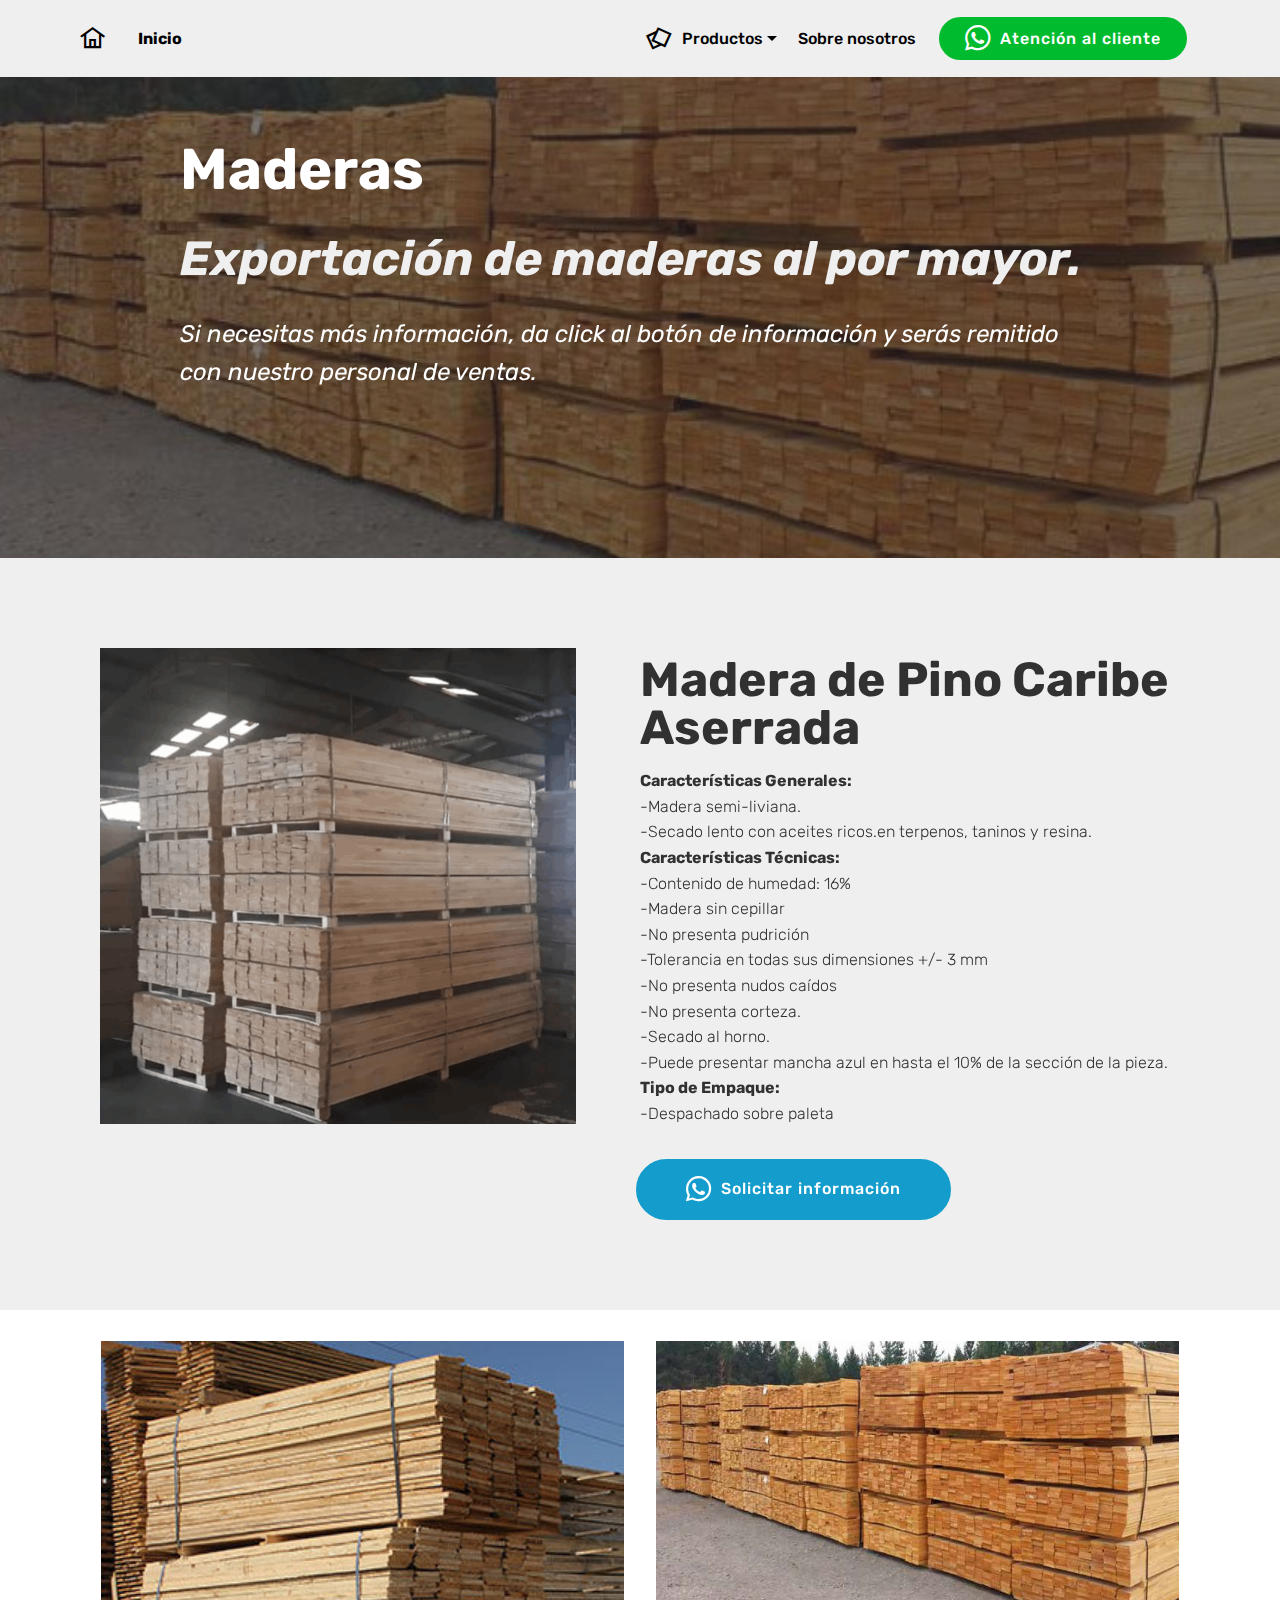
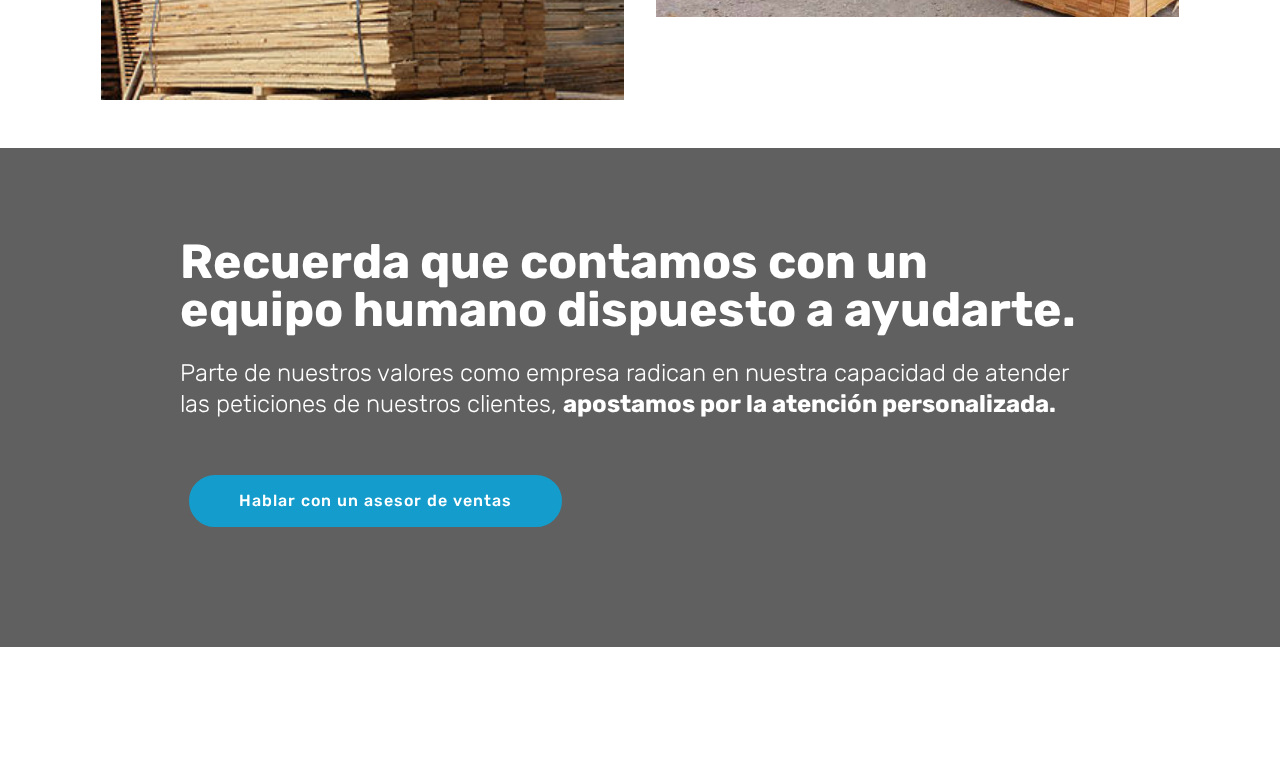
<file: maderas.html>
<!DOCTYPE html>
<html  >
<head>
  <!-- Site made with Mobirise Website Builder v5.0.11, https://mobirise.com -->
  <meta charset="UTF-8">
  <meta http-equiv="X-UA-Compatible" content="IE=edge">
  <meta name="generator" content="Mobirise v5.0.11, mobirise.com">
  <meta name="viewport" content="width=device-width, initial-scale=1, minimum-scale=1">
  <link rel="shortcut icon" href="assets/images/color-2-128x128.png" type="image/x-icon">
  <meta name="description" content="Compra maderas de la mejor calidad con nosotros. Te ofrecemos calidad, seguridad y profesionalismo para que la madera que compres sea la mejor.">
  
  
  <title>Maderas - Exportadora Doble TT</title>
  <link rel="stylesheet" href="assets/web/assets/mobirise-icons2/mobirise2.css">
  <link rel="stylesheet" href="assets/bootstrap/css/bootstrap.min.css">
  <link rel="stylesheet" href="assets/bootstrap/css/bootstrap-grid.min.css">
  <link rel="stylesheet" href="assets/bootstrap/css/bootstrap-reboot.min.css">
  <link rel="stylesheet" href="assets/tether/tether.min.css">
  <link rel="stylesheet" href="assets/dropdown/css/style.css">
  <link rel="stylesheet" href="assets/socicon/css/styles.css">
  <link rel="stylesheet" href="assets/theme/css/style.css">
  <link rel="preload" as="style" href="assets/mobirise/css/mbr-additional.css"><link rel="stylesheet" href="assets/mobirise/css/mbr-additional.css" type="text/css">
  
  
  
</head>
<body>
  <section class="menu cid-sW4pa6TiUR" once="menu" id="menu2-w">

    

    <nav class="navbar navbar-expand beta-menu navbar-dropdown align-items-center navbar-toggleable-sm">
        <button class="navbar-toggler navbar-toggler-right" type="button" data-toggle="collapse" data-target="#navbarSupportedContent" aria-controls="navbarSupportedContent" aria-expanded="false" aria-label="Toggle navigation">
            <div class="hamburger">
                <span></span>
                <span></span>
                <span></span>
                <span></span>
            </div>
        </button>
        <div class="menu-logo">
            <div class="navbar-brand">
                
                <span class="navbar-caption-wrap"><a class="navbar-caption text-black display-7" href="index.html"><span class="mobi-mbri mobi-mbri-home mbr-iconfont mbr-iconfont-btn"></span></a><a class="navbar-caption text-black display-7" href="index.html" style="background-color: rgb(239, 239, 239); display: inline !important;">Inicio</a></span>
            </div>
        </div>
        <div class="collapse navbar-collapse" id="navbarSupportedContent">
            <ul class="navbar-nav nav-dropdown" data-app-modern-menu="true"><li class="nav-item dropdown">
                    <a class="nav-link link dropdown-toggle text-black display-4" href="#" data-toggle="dropdown-submenu" aria-expanded="true"><span class="mobi-mbri mobi-mbri-image-gallery mbr-iconfont mbr-iconfont-btn"></span>
                        Productos</a><div class="dropdown-menu"><a class="dropdown-item text-black display-4" href="alimentos.html" aria-expanded="false">Alimentos</a><a class="dropdown-item text-black display-4" href="fumigacion.html" aria-expanded="false">Fumigación<br></a><a class="text-black dropdown-item display-4" href="Herramientas-agricolas-y-herrajeria.html" aria-expanded="false">Herramientas de agricultura y herraje</a><a class="dropdown-item text-black display-4" href="maderas.html" aria-expanded="false">Maderas</a><a class="text-black dropdown-item display-4" href="maquinaria.html" aria-expanded="false">Maquinaria</a><a class="text-black dropdown-item display-4" href="maquina-de-puas.html" aria-expanded="false">Maquinaria de alambre de puas</a><a class="dropdown-item text-black display-4" href="medios-de-proteccion.html" aria-expanded="false">Medios de Protección<br></a></div>
                </li>
                <li class="nav-item">
                    <a class="nav-link link text-black display-4" href="sobre-nosotros.html">
                        Sobre nosotros</a>
                </li></ul>
            <div class="navbar-buttons mbr-section-btn"><a class="btn btn-sm btn-danger display-4" href="https://walink.co/9dd7f8" target="_blank"><span class="socicon socicon-whatsapp mbr-iconfont mbr-iconfont-btn"></span>
                    Atención al cliente</a></div>
        </div>
    </nav>
</section>

<section class="engine"><a href="https://mobirise.info/n">free simple website templates</a></section><section class="header1 cid-sWdrPsZiSA mbr-parallax-background" id="header16-1l">

    

    <div class="mbr-overlay" style="opacity: 0.6; background-color: rgb(35, 35, 35);">
    </div>

    <div class="container">
        <div class="row justify-content-md-center">
            <div class="col-md-10 align-center">
                <h1 class="mbr-section-title mbr-bold pb-3 mbr-fonts-style display-1">
                    Maderas</h1>
                <h3 class="mbr-section-subtitle mbr-light pb-3 mbr-fonts-style display-2"><strong><em>
                    Exportación de maderas al por mayor.</em></strong></h3>
                <p class="mbr-text pb-3 mbr-fonts-style display-5"><em>Si necesitas más información, da click al botón de información y serás remitido con nuestro personal de ventas.</em></p>
                
            </div>
        </div>
    </div>

</section>

<section class="services2 cid-sWdsaKXNan" id="services2-1n">
    <!---->
    
    <!---->
    <!--Overlay-->
    
    <!--Container-->
    <div class="container">
        <div class="col-md-12">
            <div class="media-container-row">
                <div class="mbr-figure" style="width: 50%;">
                    <img src="assets/images/madera-2-952x9520.png" alt="Madera de Pino Caribe Aserrada" title="Madera de Pino Caribe Aserrada">
                </div>
                <div class="align-left aside-content">
                    <h2 class="mbr-title pt-2 mbr-fonts-style display-2"><strong>Madera de Pino Caribe Aserrada
</strong></h2>
                    <div class="mbr-section-text">
                        <p class="mbr-text text1 pt-2 mbr-light mbr-fonts-style display-7"><strong>
                            Características Generales: <br></strong>-Madera semi-liviana.<br>-Secado lento con aceites ricos.en terpenos, taninos y resina.<br><strong>Características Técnicas:<br></strong>-Contenido de humedad: 16% <br>-Madera sin cepillar<br>-No presenta pudrición<br>-Tolerancia en todas sus dimensiones +/- 3 mm<br>-No presenta nudos caídos<br>-No presenta corteza. <br>-Secado al horno.<br>-Puede presentar mancha azul en hasta el 10% de la sección de la pieza. <br><strong>Tipo de Empaque:<br></strong>-Despachado sobre paleta
                        </p>
                        
                    </div>
                    <!--Btn-->
                    <div class="mbr-section-btn pt-3 align-left"><a href="https://walink.co/9dd7f8" class="btn btn-primary display-4" target="_blank"><span class="socicon socicon-whatsapp mbr-iconfont mbr-iconfont-btn"></span>
                            Solicitar información</a></div>
                </div>
            </div>
        </div>
    </div>
</section>

<section class="features2 cid-t1DLz0JYYY" id="features2-5a">

    

    
    
    <div class="container">
        <div class="media-container-row">
            <div class="card p-3 col-12 col-md-6">
                <div class="card-wrapper">
                    <div class="card-img">
                        <img src="assets/images/madera-aserrada-de-pino-caribe-2-350x240.jpg" alt="Mobirise" title="">
                    </div>
                    <div class="card-box">
                        
                        
                    </div>
                </div>
            </div>

            <div class="card p-3 col-12 col-md-6">
                <div class="card-wrapper">
                    <div class="card-img">
                        <img src="assets/images/madera-aserrada-pino-caribe-607x320.jpg" alt="Mobirise" title="">
                    </div>
                    <div class="card-box ">
                        
                        
                    </div>
                </div>
            </div>

            

            
        </div>
    </div>
</section>

<section class="mbr-section info3 cid-t1DM3FHBTD mbr-parallax-background" id="info3-5b">

    

    <div class="mbr-overlay" style="opacity: 0.7; background-color: rgb(35, 35, 35);">
    </div>

    <div class="container">
        <div class="row justify-content-center">
            <div class="media-container-column title col-12 col-md-10">
                <h2 class="align-left mbr-bold mbr-white pb-3 mbr-fonts-style display-2">
                    Recuerda que contamos con un equipo humano dispuesto a ayudarte.</h2>
                <h3 class="mbr-section-subtitle align-left mbr-light mbr-white pb-3 mbr-fonts-style display-5">
                    Parte de nuestros valores como empresa radican en nuestra capacidad de atender las peticiones de nuestros clientes, <strong>apostamos por la atención personalizada.</strong></h3>
                
                <div class="mbr-section-btn align-left py-4"><a class="btn btn-primary display-4" href="https://walink.co/9dd7f8" target="_blank">Hablar con un asesor de ventas</a></div>
            </div>
        </div>
    </div>
</section>

<section once="footers" class="cid-sW4pa7mOxp mbr-reveal" id="footer6-x">

    

    

    <div class="container">
        <div class="media-container-row align-center mbr-white">
            <div class="col-12">
                <p class="mbr-text mb-0 mbr-fonts-style display-7">
                    © Copyright 2022,&nbsp;<em>Exportadora Doble TT SL</em><br>Todos los derechos reservados.</p>
            </div>
        </div>
    </div>
</section>


  <script src="assets/web/assets/jquery/jquery.min.js"></script>
  <script src="assets/popper/popper.min.js"></script>
  <script src="assets/bootstrap/js/bootstrap.min.js"></script>
  <script src="assets/tether/tether.min.js"></script>
  <script src="assets/smoothscroll/smooth-scroll.js"></script>
  <script src="assets/dropdown/js/nav-dropdown.js"></script>
  <script src="assets/dropdown/js/navbar-dropdown.js"></script>
  <script src="assets/touchswipe/jquery.touch-swipe.min.js"></script>
  <script src="assets/parallax/jarallax.min.js"></script>
  <script src="assets/theme/js/script.js"></script>
  
  
</body>
</html>
</file>
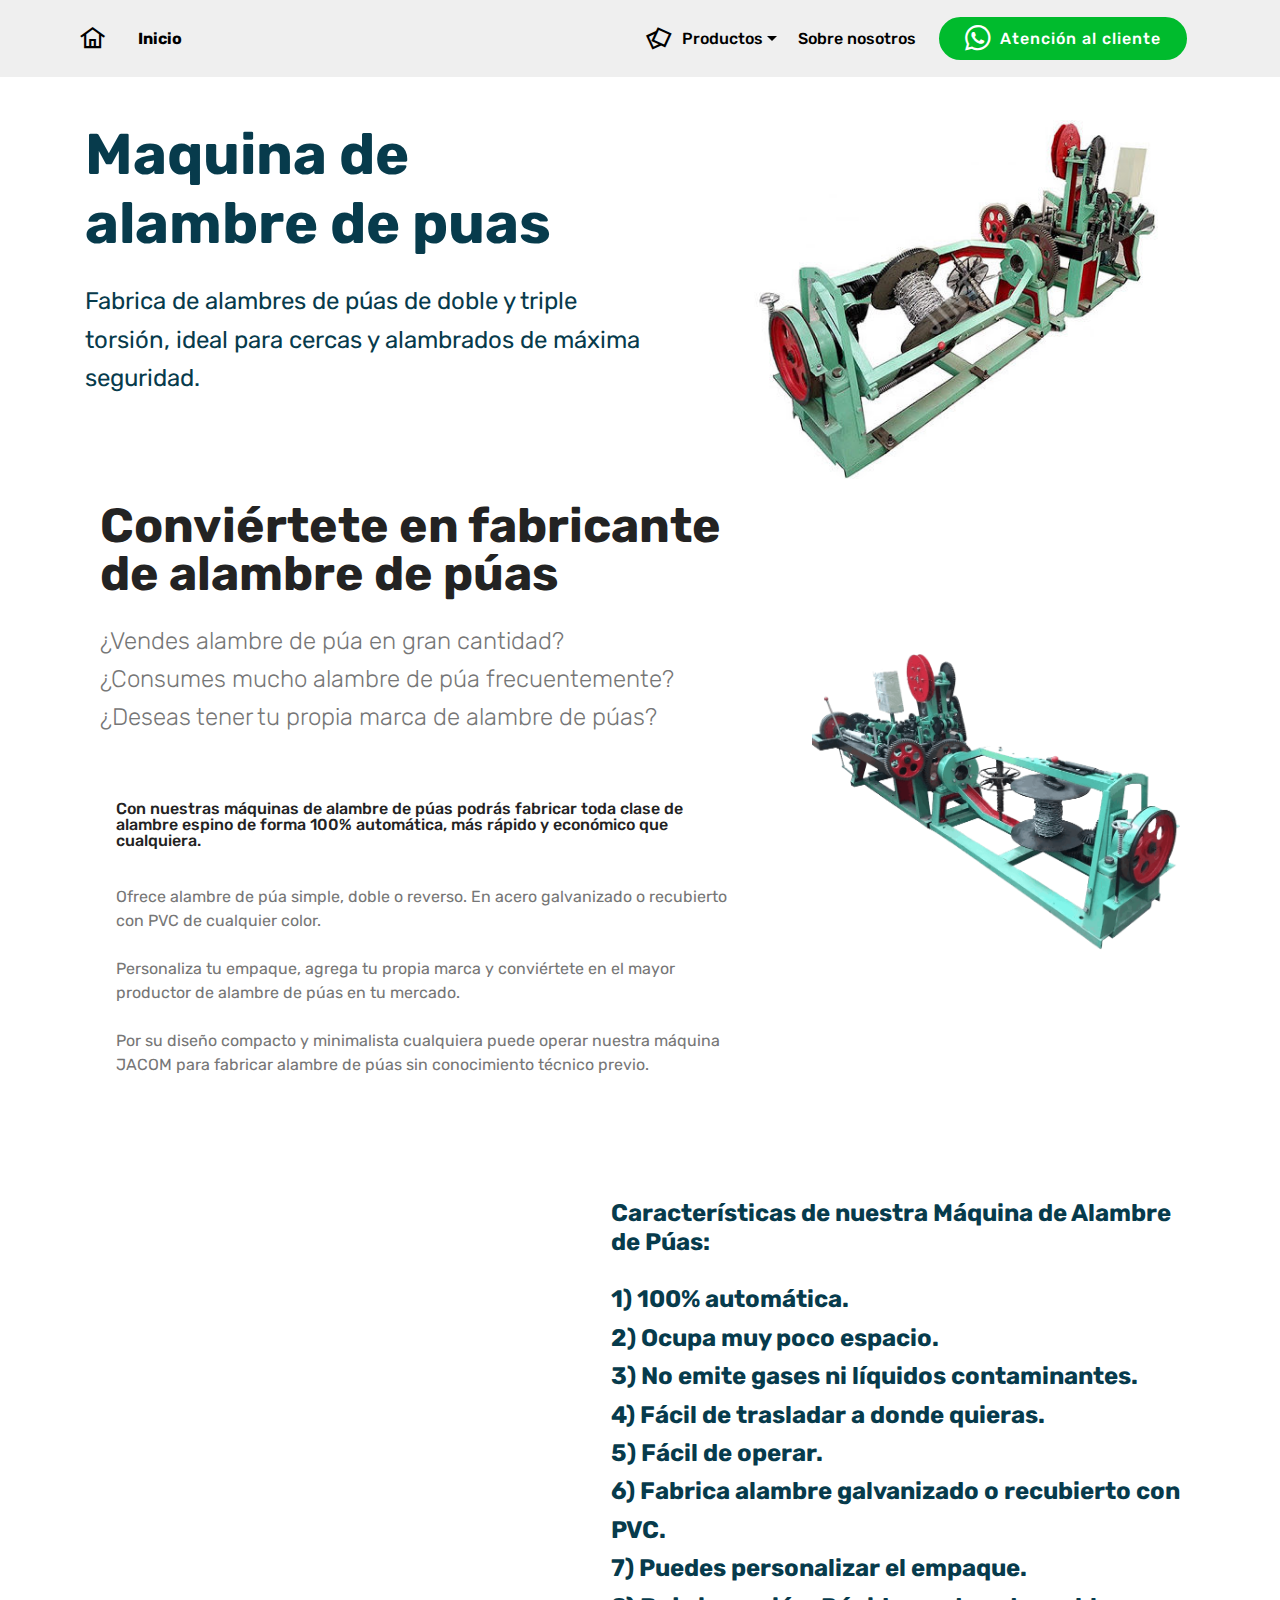
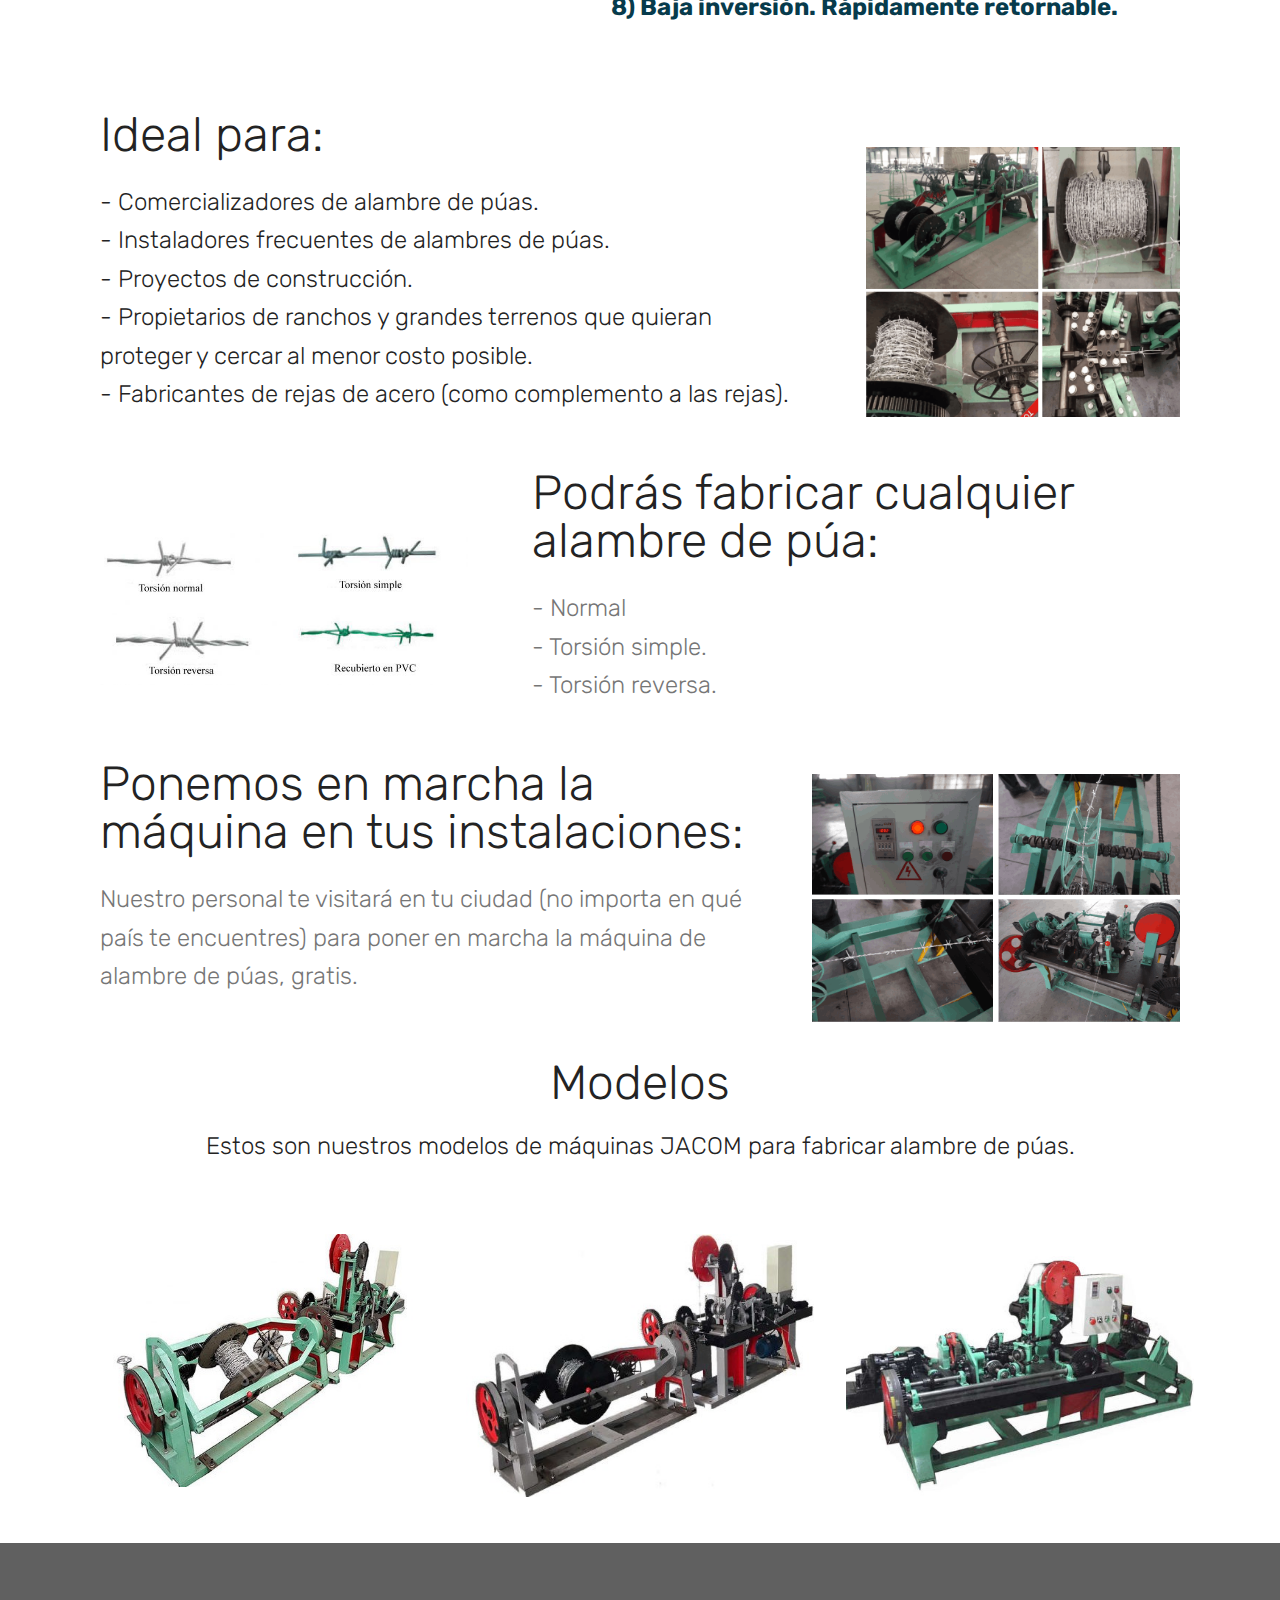
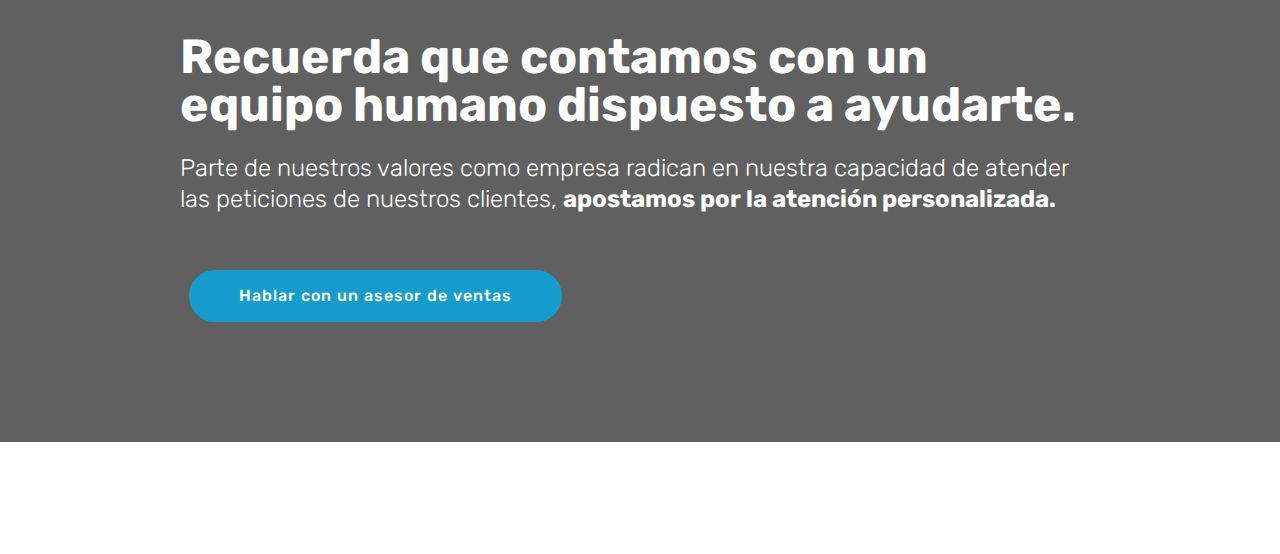
<file: maquina-de-puas.html>
<!DOCTYPE html>
<html  >
<head>
  <!-- Site made with Mobirise Website Builder v5.0.11, https://mobirise.com -->
  <meta charset="UTF-8">
  <meta http-equiv="X-UA-Compatible" content="IE=edge">
  <meta name="generator" content="Mobirise v5.0.11, mobirise.com">
  <meta name="viewport" content="width=device-width, initial-scale=1, minimum-scale=1">
  <link rel="shortcut icon" href="assets/images/color-2-128x128.png" type="image/x-icon">
  <meta name="description" content="Fabrica de alambres de púas de doble y triple torsión, ideal para cercas y alambrados de máxima seguridad.">
  
  
  <title>Maquina de alambre de puas - Exportadora Doble TT</title>
  <link rel="stylesheet" href="assets/web/assets/mobirise-icons2/mobirise2.css">
  <link rel="stylesheet" href="assets/web/assets/mobirise-icons/mobirise-icons.css">
  <link rel="stylesheet" href="assets/bootstrap/css/bootstrap.min.css">
  <link rel="stylesheet" href="assets/bootstrap/css/bootstrap-grid.min.css">
  <link rel="stylesheet" href="assets/bootstrap/css/bootstrap-reboot.min.css">
  <link rel="stylesheet" href="assets/tether/tether.min.css">
  <link rel="stylesheet" href="assets/dropdown/css/style.css">
  <link rel="stylesheet" href="assets/socicon/css/styles.css">
  <link rel="stylesheet" href="assets/theme/css/style.css">
  <link rel="preload" as="style" href="assets/mobirise/css/mbr-additional.css"><link rel="stylesheet" href="assets/mobirise/css/mbr-additional.css" type="text/css">
  
  
  
</head>
<body>
  <section class="menu cid-sU91w7NzqJ" once="menu" id="menu2-3i">

    

    <nav class="navbar navbar-expand beta-menu navbar-dropdown align-items-center navbar-toggleable-sm">
        <button class="navbar-toggler navbar-toggler-right" type="button" data-toggle="collapse" data-target="#navbarSupportedContent" aria-controls="navbarSupportedContent" aria-expanded="false" aria-label="Toggle navigation">
            <div class="hamburger">
                <span></span>
                <span></span>
                <span></span>
                <span></span>
            </div>
        </button>
        <div class="menu-logo">
            <div class="navbar-brand">
                
                <span class="navbar-caption-wrap"><a class="navbar-caption text-black display-7" href="index.html"><span class="mobi-mbri mobi-mbri-home mbr-iconfont mbr-iconfont-btn"></span></a><a class="navbar-caption text-black display-7" href="index.html" style="background-color: rgb(239, 239, 239); display: inline !important;">Inicio</a></span>
            </div>
        </div>
        <div class="collapse navbar-collapse" id="navbarSupportedContent">
            <ul class="navbar-nav nav-dropdown" data-app-modern-menu="true"><li class="nav-item dropdown">
                    <a class="nav-link link dropdown-toggle text-black display-4" href="#" data-toggle="dropdown-submenu" aria-expanded="true"><span class="mobi-mbri mobi-mbri-image-gallery mbr-iconfont mbr-iconfont-btn"></span>
                        Productos</a><div class="dropdown-menu"><a class="dropdown-item text-black display-4" href="alimentos.html" aria-expanded="false">Alimentos</a><a class="dropdown-item text-black display-4" href="fumigacion.html" aria-expanded="false">Fumigación<br></a><a class="text-black dropdown-item display-4" href="Herramientas-agricolas-y-herrajeria.html" aria-expanded="false">Herramientas de agricultura y herraje</a><a class="dropdown-item text-black display-4" href="maderas.html" aria-expanded="false">Maderas</a><a class="text-black dropdown-item display-4" href="maquinaria.html" aria-expanded="false">Maquinaria</a><a class="text-black dropdown-item display-4" href="maquina-de-puas.html" aria-expanded="false">Maquinaria de alambre de puas</a><a class="dropdown-item text-black display-4" href="medios-de-proteccion.html" aria-expanded="false">Medios de Protección<br></a></div>
                </li>
                <li class="nav-item">
                    <a class="nav-link link text-black display-4" href="sobre-nosotros.html">
                        Sobre nosotros</a>
                </li></ul>
            <div class="navbar-buttons mbr-section-btn"><a class="btn btn-sm btn-danger display-4" href="https://walink.co/9dd7f8" target="_blank"><span class="socicon socicon-whatsapp mbr-iconfont mbr-iconfont-btn"></span>
                    Atención al cliente</a></div>
        </div>
    </nav>
</section>

<section class="engine"><a href="https://mobirise.info/d">free web maker</a></section><section class="header3 cid-t14wjcfK21" id="header3-3k">

    

    

    <div class="container">
        <div class="media-container-row">
            <div class="mbr-figure" style="width: 90%;">
                <img src="assets/images/unnamed-1-512x384.jpg" alt="Mobirise" title="">
            </div>

            <div class="media-content">
                <h1 class="mbr-section-title mbr-white pb-3 mbr-fonts-style display-1"><strong>
                    Maquina de alambre de puas</strong></h1>
                
                <div class="mbr-section-text mbr-white pb-3 ">
                    <p class="mbr-text mbr-fonts-style display-5">Fabrica de alambres de púas de doble y triple torsión, ideal para cercas y alambrados de máxima seguridad.</p>
                </div>
                
            </div>
        </div>
    </div>

</section>

<section class="features11 cid-t14wx7KCfi" id="features11-3l">

    

    

    <div class="container">   
        <div class="col-md-12">
            <div class="media-container-row">
                <div class="mbr-figure m-auto" style="width: 40%;">
                    <img src="assets/images/maq-puas-792x639.png" alt="Mobirise" title="">
                </div>
                <div class=" align-left aside-content">
                    <h2 class="mbr-title pt-2 mbr-fonts-style display-2"><strong>Conviértete en fabricante de alambre de púas
</strong></h2>
                    <div class="mbr-section-text">
                        <p class="mbr-text mb-5 pt-3 mbr-light mbr-fonts-style display-5">¿Vendes alambre de púa en gran cantidad?
<br>¿Consumes mucho alambre de púa frecuentemente?
<br>¿Deseas tener tu propia marca de alambre de púas?</p>
                    </div>

                    <div class="block-content">
                        <div class="card p-3 pr-3">
                            <div class="media">
                                     
                                <div class="media-body">
                                    <h4 class="card-title mbr-fonts-style display-7">Con nuestras máquinas de alambre de púas podrás fabricar toda clase de alambre espino de forma 100% automática, más rápido y económico que cualquiera. 
</h4>
                                </div>
                            </div>                

                            <div class="card-box">
                                <p class="block-text mbr-fonts-style display-7"><br>Ofrece alambre de púa simple, doble o reverso. En acero galvanizado o recubierto con PVC de cualquier color.
<br>
<br>Personaliza tu empaque, agrega tu propia marca y conviértete en el mayor productor de alambre de púas en tu mercado.
<br>
<br>Por su diseño compacto y minimalista cualquiera puede operar nuestra máquina JACOM para fabricar alambre de púas sin conocimiento técnico previo.</p>
                            </div>
                        </div>

                        
                    </div>
                </div>
            </div>
        </div> 
    </div>          
</section>

<section class="header7 cid-t14wO4F7t7" id="header7-3m">

    

    

    <div class="container">
        <div class="media-container-row">

            <div class="media-content align-right">
                <h1 class="mbr-section-title mbr-white pb-3 mbr-fonts-style display-5"><strong>Características de nuestra Máquina de Alambre de Púas:
</strong></h1>
                <div class="mbr-section-text mbr-white pb-3">
                    <p class="mbr-text mbr-fonts-style display-5"><strong>1) 100% automática.
<br>2) Ocupa muy poco espacio.
<br>3) No emite gases ni líquidos contaminantes.
<br>4) Fácil de trasladar a donde quieras.
<br>5) Fácil de operar.
<br>6) Fabrica alambre galvanizado o recubierto con PVC.
<br>7) Puedes personalizar el empaque.
<br>8) Baja inversión. Rápidamente retornable.</strong></p>
                </div>
                
            </div>

            <div class="mbr-figure" style="width: 85%;"><iframe class="mbr-embedded-video" src="https://www.youtube.com/embed/0mYaYOxSJ6w?rel=0&amp;amp;showinfo=0&amp;autoplay=0&amp;loop=0" width="1280" height="720" frameborder="0" allowfullscreen></iframe></div>

        </div>
    </div>
</section>

<section class="features11 cid-t14zpLz9C6" id="features11-3p">

    

    

    <div class="container">   
        <div class="col-md-12">
            <div class="media-container-row">
                <div class="mbr-figure m-auto" style="width: 35%;">
                    <img src="assets/images/mquina-de-alambre-de-puas-2-779x670.png" alt="Mobirise" title="">
                </div>
                <div class=" align-left aside-content">
                    <h2 class="mbr-title pt-2 mbr-fonts-style display-2">Ideal para:
</h2>
                    <div class="mbr-section-text">
                        <p class="mbr-text mb-5 pt-3 mbr-light mbr-fonts-style display-5">- Comercializadores de alambre de púas.
<br>- Instaladores frecuentes de alambres de púas.
<br>- Proyectos de construcción.
<br>- Propietarios de ranchos y grandes terrenos que quieran proteger y cercar al menor costo posible.
<br>- Fabricantes de rejas de acero (como complemento a las rejas).</p>
                    </div>

                    
                </div>
            </div>
        </div> 
    </div>          
</section>

<section class="features11 cid-t14zMCWbPl" id="features11-3q">

    

    

    <div class="container">   
        <div class="col-md-12">
            <div class="media-container-row">
                <div class="mbr-figure m-auto" style="width: 40%;">
                    <img src="assets/images/tipos-de-alambres-de-puas-700x298.jpg" alt="Mobirise" title="">
                </div>
                <div class=" align-left aside-content">
                    <h2 class="mbr-title pt-2 mbr-fonts-style display-2">Podrás fabricar cualquier alambre de púa:
</h2>
                    <div class="mbr-section-text">
                        <p class="mbr-text mb-5 pt-3 mbr-light mbr-fonts-style display-5">- Normal
<br>- Torsión simple.
<br>- Torsión reversa.</p>
                    </div>

                    
                </div>
            </div>
        </div> 
    </div>          
</section>

<section class="features11 cid-t14A9M5l3U" id="features11-3r">

    

    

    <div class="container">   
        <div class="col-md-12">
            <div class="media-container-row">
                <div class="mbr-figure m-auto" style="width: 40%;">
                    <img src="assets/images/sin-ttulo-1-4-500x337.png" alt="Mobirise" title="">
                </div>
                <div class=" align-left aside-content">
                    <h2 class="mbr-title pt-2 mbr-fonts-style display-2">Ponemos en marcha la máquina en tus instalaciones:
</h2>
                    <div class="mbr-section-text">
                        <p class="mbr-text mb-5 pt-3 mbr-light mbr-fonts-style display-5">Nuestro personal te visitará en tu ciudad (no importa en qué país te encuentres) para poner en marcha la máquina de alambre de púas, gratis.
<br></p>
                    </div>

                    
                </div>
            </div>
        </div> 
    </div>          
</section>

<section class="services1 cid-t14xhuOxXg" id="services1-3n">
    <!---->
    
    <!---->
    <!--Overlay-->
    
    <!--Container-->
    <div class="container">
        <div class="row justify-content-center">
            <!--Titles-->
            <div class="title pb-5 col-12">
                <h2 class="align-left pb-3 mbr-fonts-style display-2">
                    Modelos</h2>
                <h3 class="mbr-section-subtitle mbr-light mbr-fonts-style display-5">Estos son nuestros modelos de máquinas JACOM para fabricar alambre de púas.
</h3>
            </div>
            <!--Card-1-->
            <div class="card col-12 col-md-6 p-3 col-lg-4">
                <div class="card-wrapper">
                    <div class="card-img">
                        <img src="assets/images/unnamed-1-512x384.jpeg" alt="Mobirise" title="">
                    </div>
                    <div class="card-box">
                        
                        
                        <!--Btn-->
                        
                    </div>
                </div>
            </div>
            <!--Card-2-->
            <div class="card col-12 col-md-6 p-3 col-lg-4">
                <div class="card-wrapper">
                    <div class="card-img">
                        <img src="assets/images/sin-ttulo-1-02-1-500x400.jpeg" alt="Mobirise" title="">
                    </div>
                    <div class="card-box">
                        
                        
                        <!--Btn-->
                        
                    </div>
                </div>
            </div>
            <!--Card-3-->
            <div class="card col-12 col-md-6 p-3 col-lg-4 last-child">
                <div class="card-wrapper">
                    <div class="card-img">
                        <img src="assets/images/sin-ttulo-1-3-500x400.jpg" alt="Mobirise" title="">
                    </div>
                    <div class="card-box">
                        
                        
                        <!--Btn-->
                        
                    </div>
                </div>
            </div>
            <!--Card-4-->
            
        </div>
    </div>
</section>

<section class="mbr-section info3 cid-t6xbXstiaT mbr-parallax-background" id="info3-5n">

    

    <div class="mbr-overlay" style="opacity: 0.7; background-color: rgb(35, 35, 35);">
    </div>

    <div class="container">
        <div class="row justify-content-center">
            <div class="media-container-column title col-12 col-md-10">
                <h2 class="align-left mbr-bold mbr-white pb-3 mbr-fonts-style display-2">
                    Recuerda que contamos con un equipo humano dispuesto a ayudarte.</h2>
                <h3 class="mbr-section-subtitle align-left mbr-light mbr-white pb-3 mbr-fonts-style display-5">
                    Parte de nuestros valores como empresa radican en nuestra capacidad de atender las peticiones de nuestros clientes, <strong>apostamos por la atención personalizada.</strong></h3>
                
                <div class="mbr-section-btn align-left py-4"><a class="btn btn-primary display-4" href="https://walink.co/9dd7f8" target="_blank">Hablar con un asesor de ventas</a></div>
            </div>
        </div>
    </div>
</section>

<section once="footers" class="cid-sUaTjqONNm mbr-reveal" id="footer6-3j">

    

    

    <div class="container">
        <div class="media-container-row align-center mbr-white">
            <div class="col-12">
                <p class="mbr-text mb-0 mbr-fonts-style display-7">
                    © Copyright 2022,&nbsp;<em>Exportadora Doble TT SL</em><br>Todos los derechos reservados.</p>
            </div>
        </div>
    </div>
</section>


  <script src="assets/web/assets/jquery/jquery.min.js"></script>
  <script src="assets/popper/popper.min.js"></script>
  <script src="assets/bootstrap/js/bootstrap.min.js"></script>
  <script src="assets/tether/tether.min.js"></script>
  <script src="assets/smoothscroll/smooth-scroll.js"></script>
  <script src="assets/dropdown/js/nav-dropdown.js"></script>
  <script src="assets/dropdown/js/navbar-dropdown.js"></script>
  <script src="assets/touchswipe/jquery.touch-swipe.min.js"></script>
  <script src="assets/parallax/jarallax.min.js"></script>
  <script src="assets/theme/js/script.js"></script>
  
  
</body>
</html>
</file>
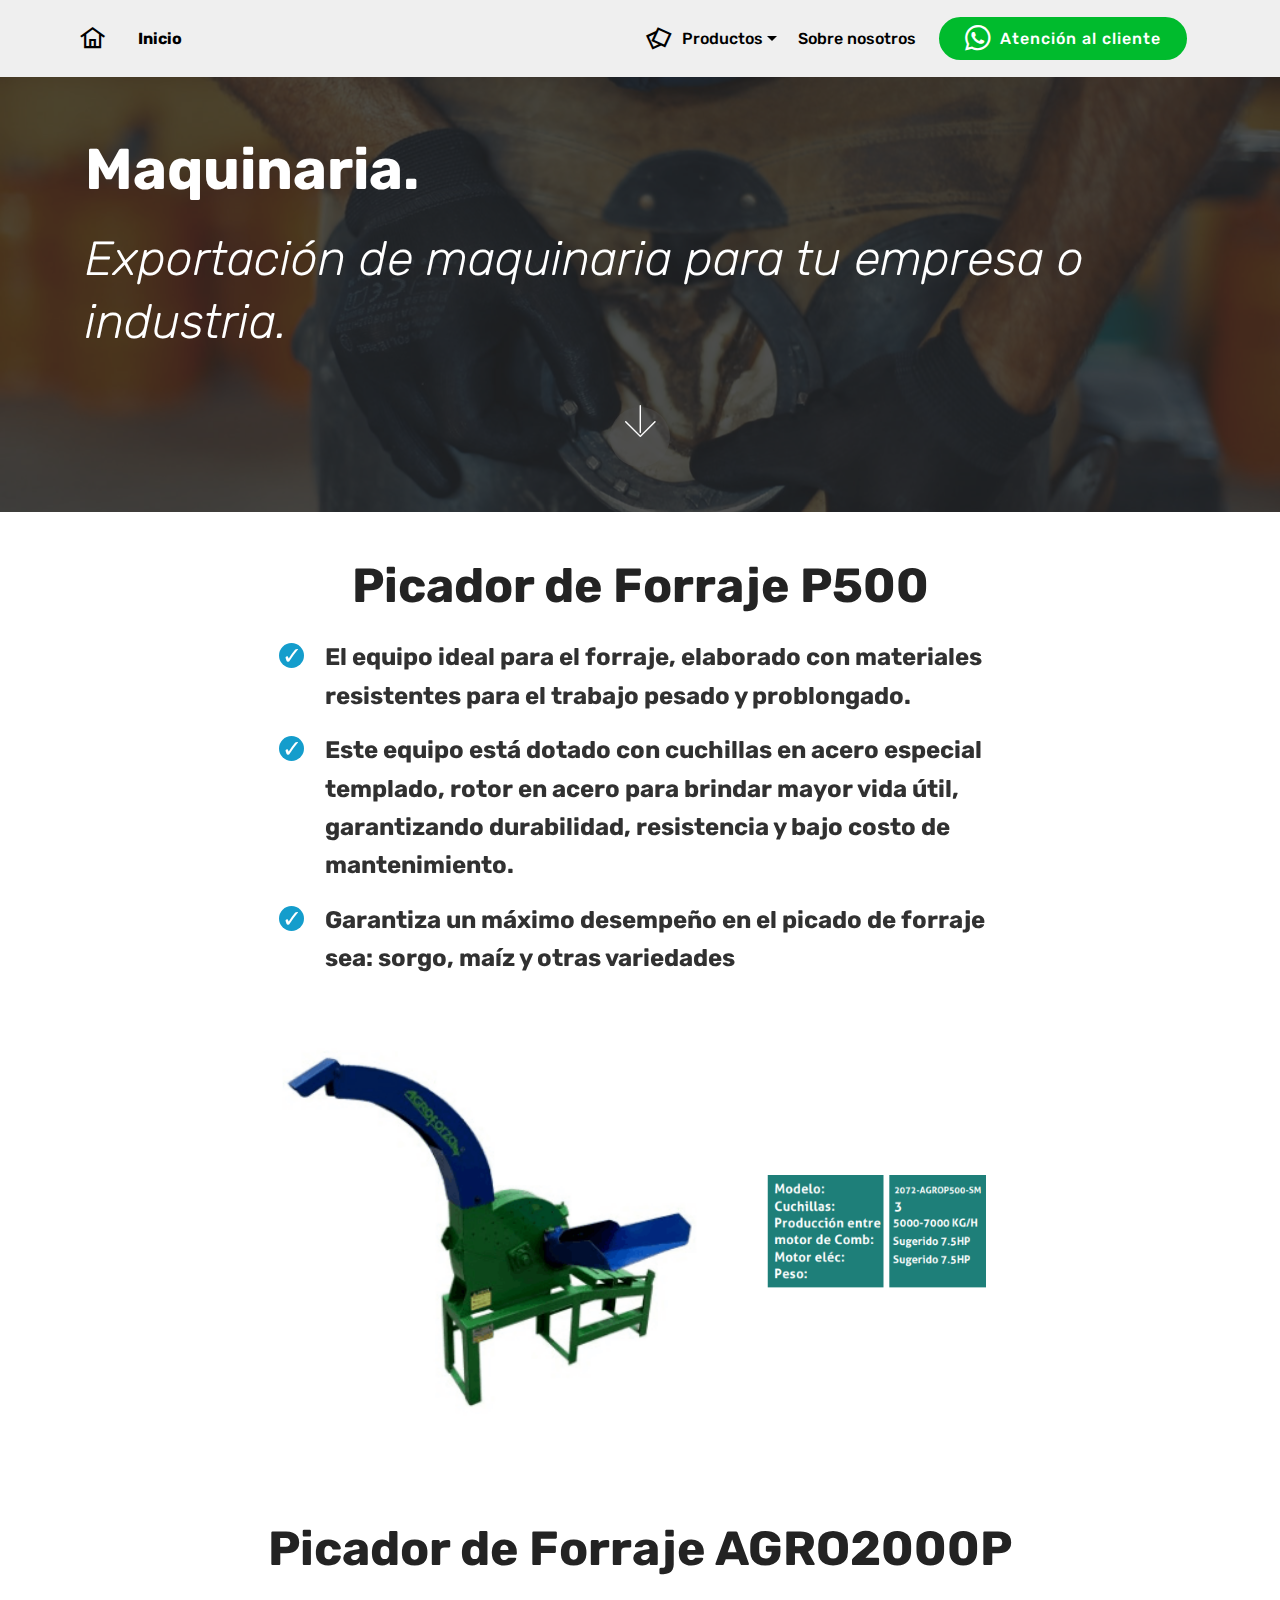
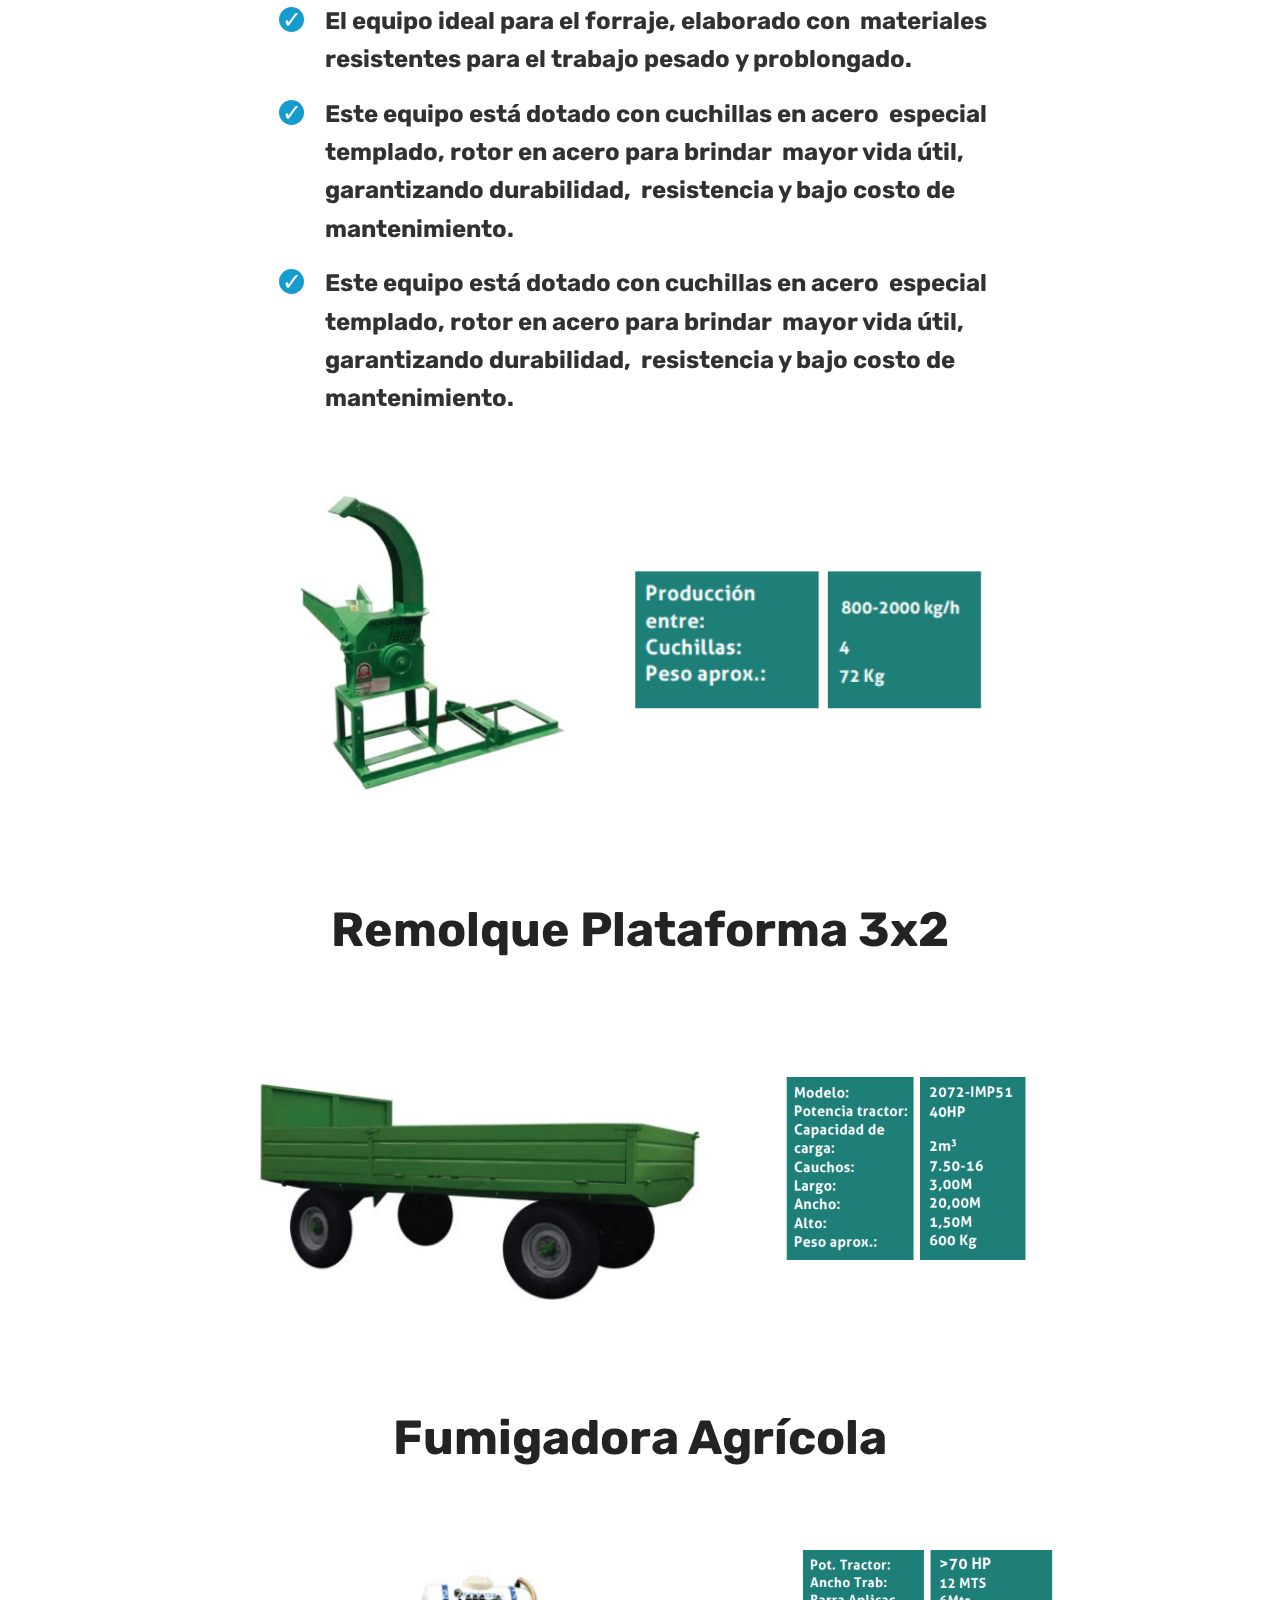
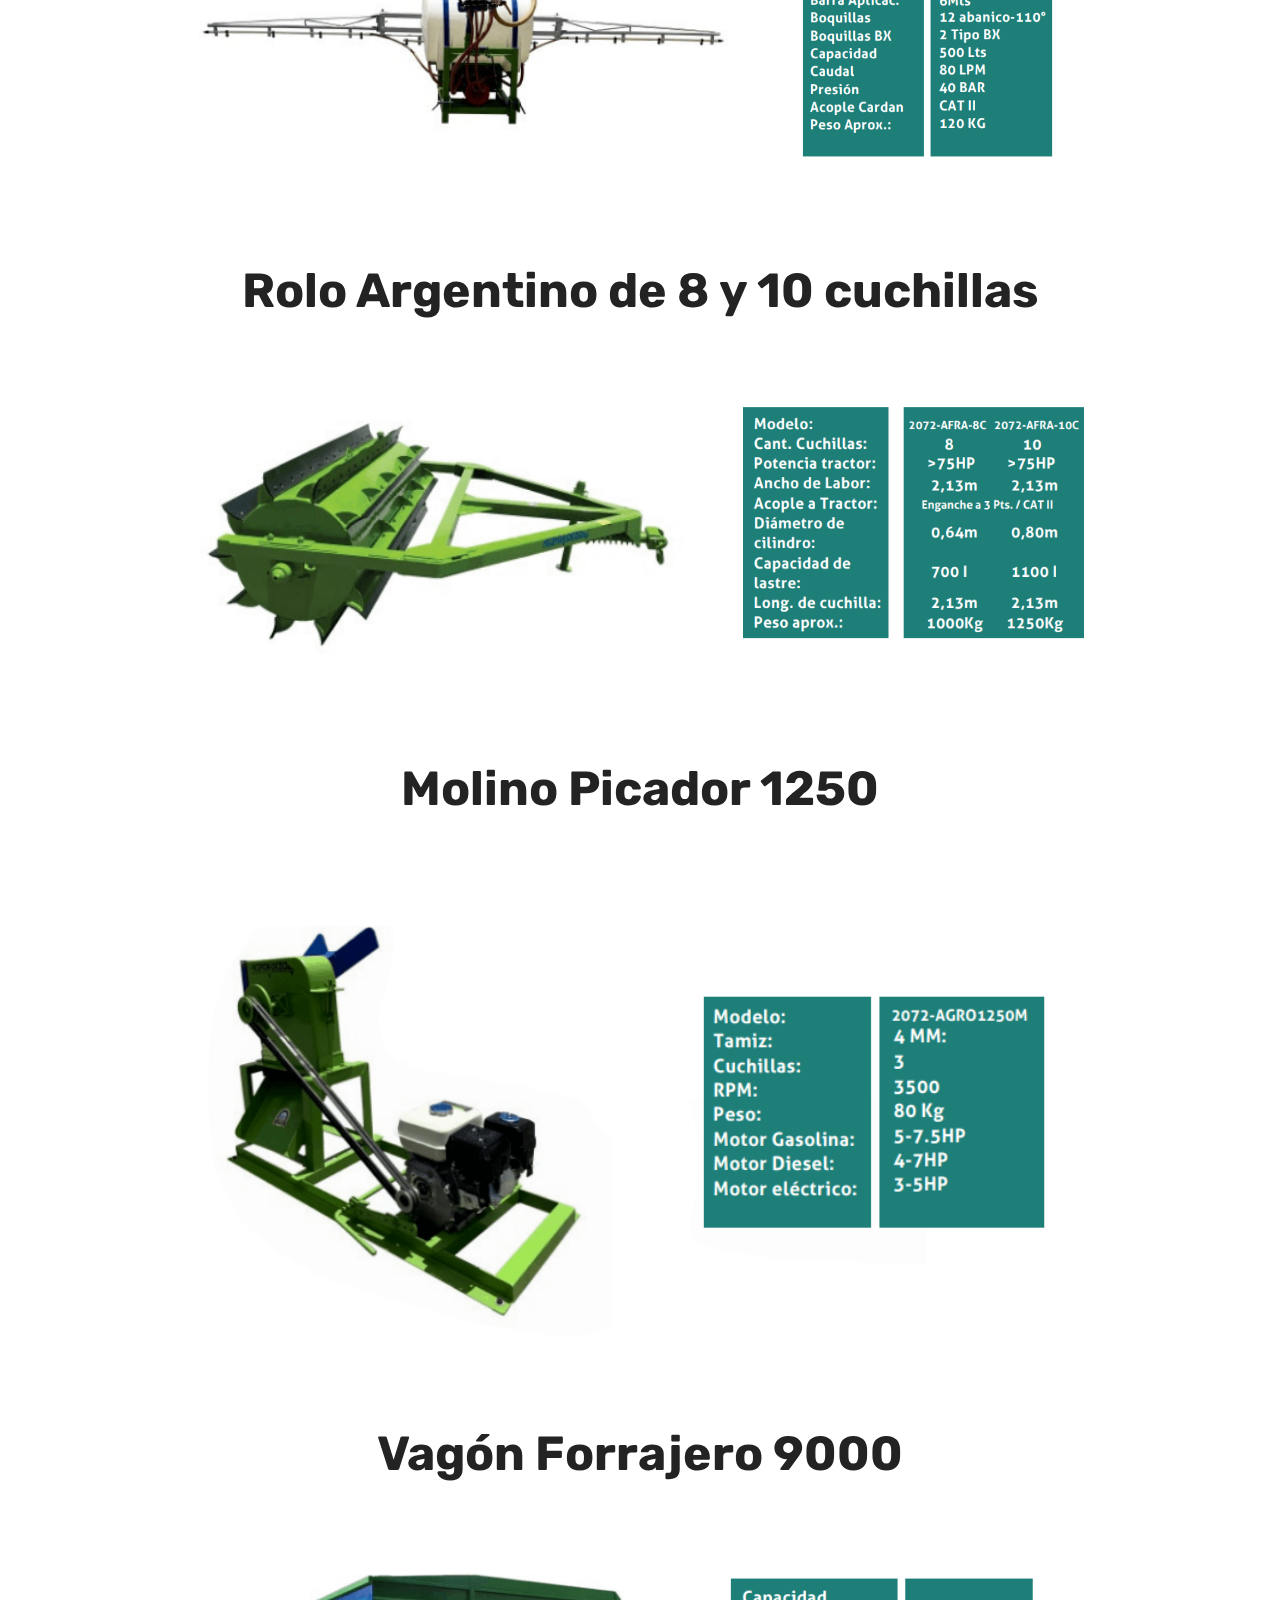
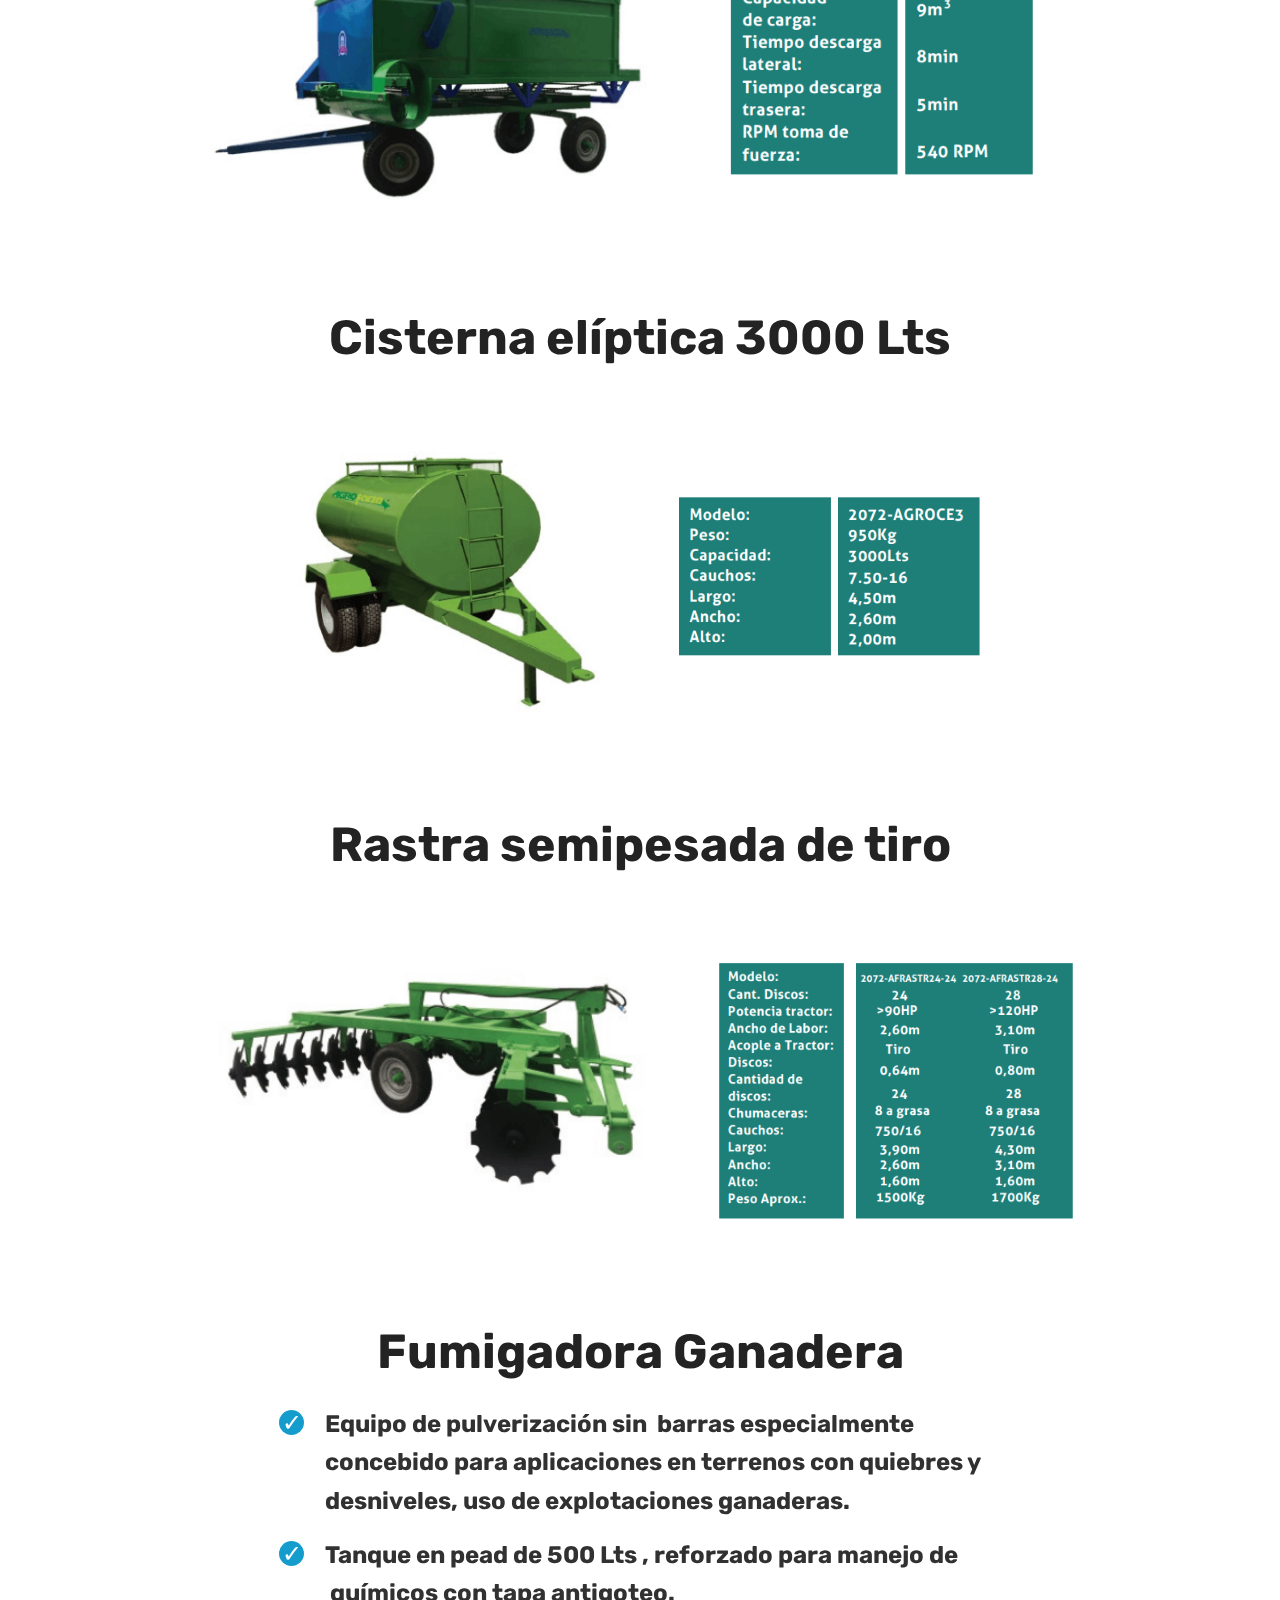
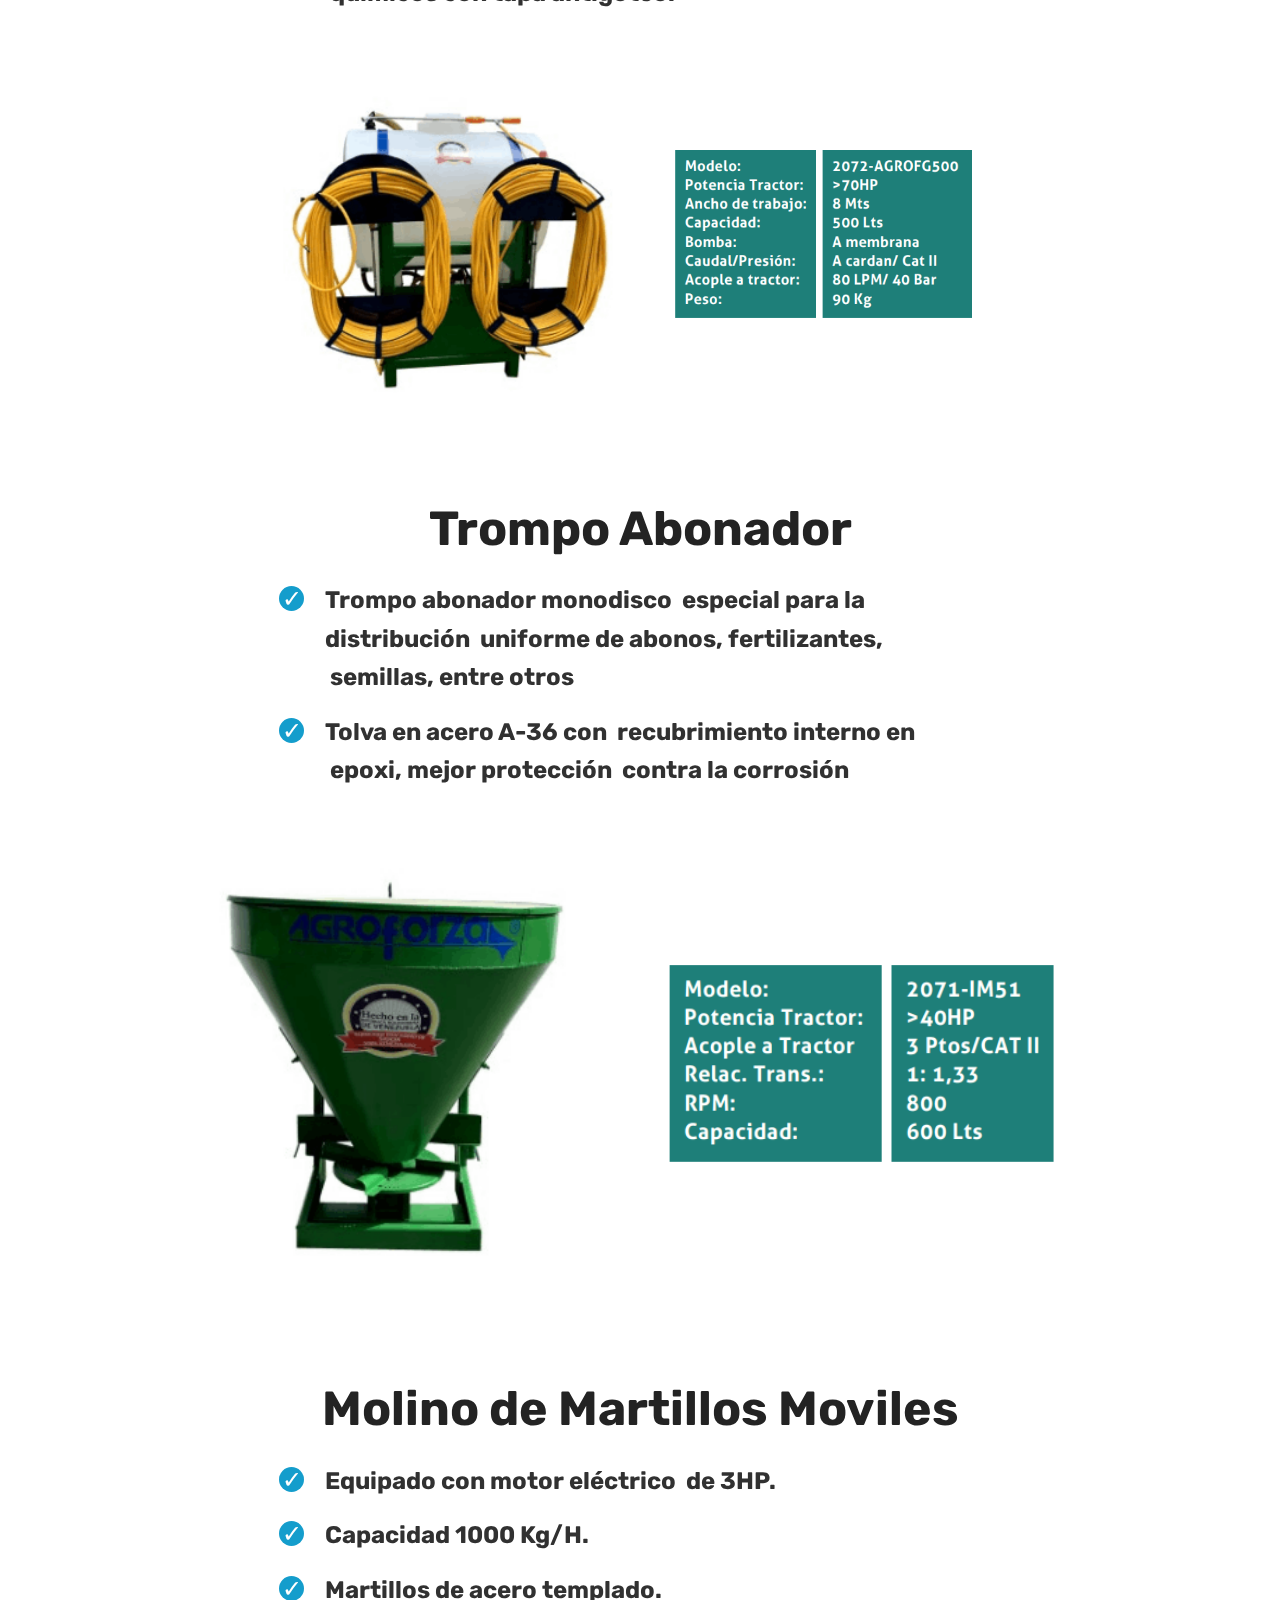
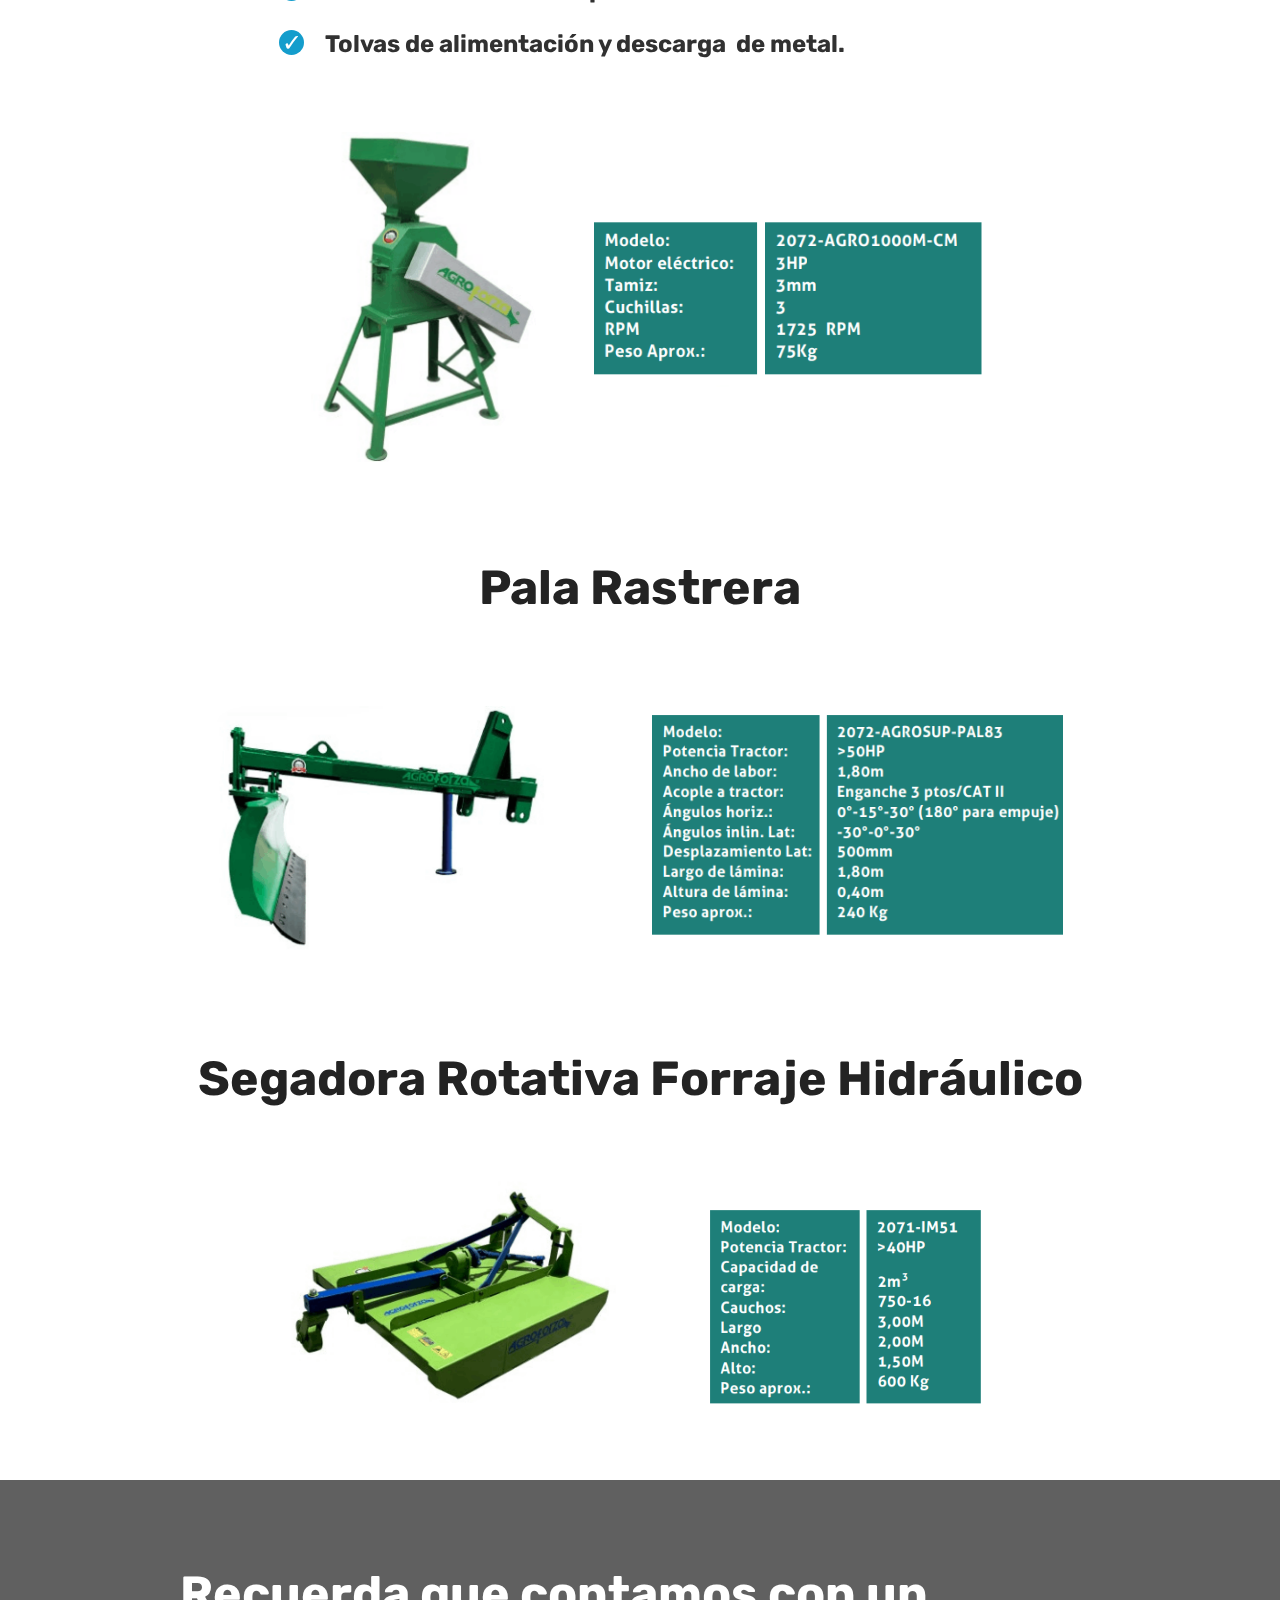
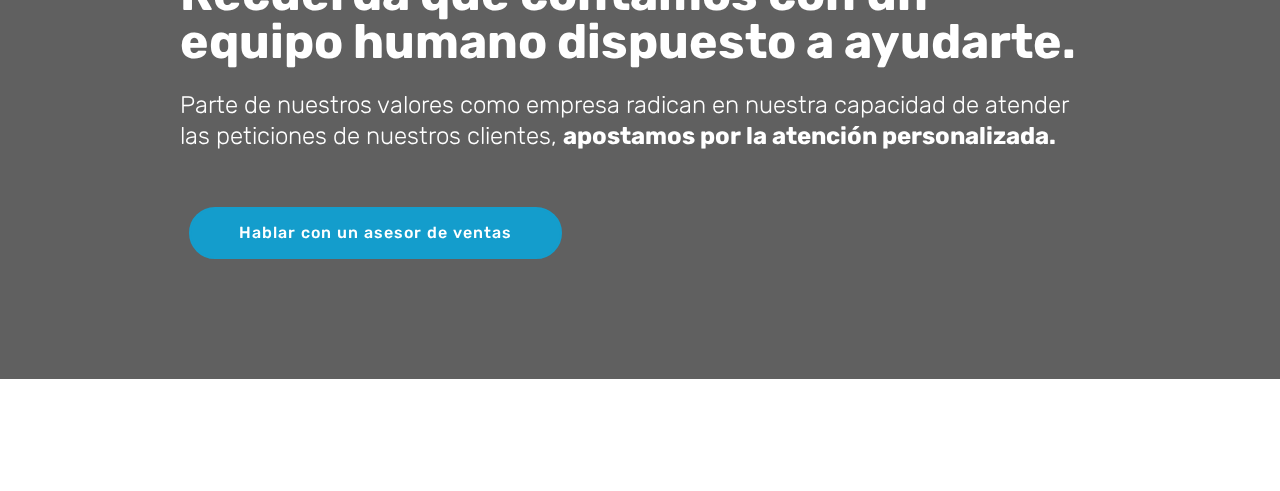
<file: maquinaria.html>
<!DOCTYPE html>
<html  >
<head>
  <!-- Site made with Mobirise Website Builder v5.0.11, https://mobirise.com -->
  <meta charset="UTF-8">
  <meta http-equiv="X-UA-Compatible" content="IE=edge">
  <meta name="generator" content="Mobirise v5.0.11, mobirise.com">
  <meta name="viewport" content="width=device-width, initial-scale=1, minimum-scale=1">
  <link rel="shortcut icon" href="assets/images/color-2-128x128.png" type="image/x-icon">
  <meta name="description" content="Exportación de maquinaria para tu empresa o industria, organización, variedad y logistica.">
  
  
  <title>Maquinaria - Exportadora Doble TT</title>
  <link rel="stylesheet" href="assets/web/assets/mobirise-icons2/mobirise2.css">
  <link rel="stylesheet" href="assets/web/assets/mobirise-icons/mobirise-icons.css">
  <link rel="stylesheet" href="assets/web/assets/mobirise-icons-bold/mobirise-icons-bold.css">
  <link rel="stylesheet" href="assets/bootstrap/css/bootstrap.min.css">
  <link rel="stylesheet" href="assets/bootstrap/css/bootstrap-grid.min.css">
  <link rel="stylesheet" href="assets/bootstrap/css/bootstrap-reboot.min.css">
  <link rel="stylesheet" href="assets/tether/tether.min.css">
  <link rel="stylesheet" href="assets/dropdown/css/style.css">
  <link rel="stylesheet" href="assets/socicon/css/styles.css">
  <link rel="stylesheet" href="assets/theme/css/style.css">
  <link rel="preload" as="style" href="assets/mobirise/css/mbr-additional.css"><link rel="stylesheet" href="assets/mobirise/css/mbr-additional.css" type="text/css">
  
  
  
</head>
<body>
  <section class="menu cid-sU91w7NzqJ" once="menu" id="menu2-40">

    

    <nav class="navbar navbar-expand beta-menu navbar-dropdown align-items-center navbar-toggleable-sm">
        <button class="navbar-toggler navbar-toggler-right" type="button" data-toggle="collapse" data-target="#navbarSupportedContent" aria-controls="navbarSupportedContent" aria-expanded="false" aria-label="Toggle navigation">
            <div class="hamburger">
                <span></span>
                <span></span>
                <span></span>
                <span></span>
            </div>
        </button>
        <div class="menu-logo">
            <div class="navbar-brand">
                
                <span class="navbar-caption-wrap"><a class="navbar-caption text-black display-7" href="index.html"><span class="mobi-mbri mobi-mbri-home mbr-iconfont mbr-iconfont-btn"></span></a><a class="navbar-caption text-black display-7" href="index.html" style="background-color: rgb(239, 239, 239); display: inline !important;">Inicio</a></span>
            </div>
        </div>
        <div class="collapse navbar-collapse" id="navbarSupportedContent">
            <ul class="navbar-nav nav-dropdown" data-app-modern-menu="true"><li class="nav-item dropdown">
                    <a class="nav-link link dropdown-toggle text-black display-4" href="#" data-toggle="dropdown-submenu" aria-expanded="true"><span class="mobi-mbri mobi-mbri-image-gallery mbr-iconfont mbr-iconfont-btn"></span>
                        Productos</a><div class="dropdown-menu"><a class="dropdown-item text-black display-4" href="alimentos.html" aria-expanded="false">Alimentos</a><a class="dropdown-item text-black display-4" href="fumigacion.html" aria-expanded="false">Fumigación<br></a><a class="text-black dropdown-item display-4" href="Herramientas-agricolas-y-herrajeria.html" aria-expanded="false">Herramientas de agricultura y herraje</a><a class="dropdown-item text-black display-4" href="maderas.html" aria-expanded="false">Maderas</a><a class="text-black dropdown-item display-4" href="maquinaria.html" aria-expanded="false">Maquinaria</a><a class="text-black dropdown-item display-4" href="maquina-de-puas.html" aria-expanded="false">Maquinaria de alambre de puas</a><a class="dropdown-item text-black display-4" href="medios-de-proteccion.html" aria-expanded="false">Medios de Protección<br></a></div>
                </li>
                <li class="nav-item">
                    <a class="nav-link link text-black display-4" href="sobre-nosotros.html">
                        Sobre nosotros</a>
                </li></ul>
            <div class="navbar-buttons mbr-section-btn"><a class="btn btn-sm btn-danger display-4" href="https://walink.co/9dd7f8" target="_blank"><span class="socicon socicon-whatsapp mbr-iconfont mbr-iconfont-btn"></span>
                    Atención al cliente</a></div>
        </div>
    </nav>
</section>

<section class="engine"><a href="https://mobirise.info/u">bootstrap html templates</a></section><section class="header9 cid-t1DygfTPOf mbr-parallax-background" id="header9-42">

    

    <div class="mbr-overlay" style="opacity: 0.8; background-color: rgb(35, 35, 35);">
    </div>

    <div class="container">
        <div class="media-container-column mbr-white">
            <h1 class="mbr-section-title align-left mbr-bold pb-3 mbr-fonts-style display-1">
                Maquinaria.</h1>
            <h3 class="mbr-section-subtitle align-left mbr-light pb-3 mbr-fonts-style display-2">
                Exportación de maquinaria para tu empresa o industria.</h3>
            
            
        </div>
    </div>

    <div class="mbr-arrow hidden-sm-down" aria-hidden="true">
        <a href="#next">
            <i class="mbri-down mbr-iconfont"></i>
        </a>
    </div>
</section>

<section class="header1 cid-t1DzxDUo7v" id="header16-49">

    

    

    <div class="container">
        <div class="row justify-content-md-center">
            <div class="col-md-10 align-center">
                <h1 class="mbr-section-title mbr-bold pb-3 mbr-fonts-style display-2">Picador de Forraje P500
</h1>
                
                
                
            </div>
        </div>
    </div>

</section>

<section class="mbr-section article content12 cid-t1DA9uReBO" id="content12-4b">
     

    <div class="container">
        <div class="media-container-row">
            <div class="mbr-text counter-container col-12 col-md-8 mbr-fonts-style display-5">
                <ul>
                    <li><strong>El equipo ideal para el forraje, elaborado con 
materiales resistentes para el trabajo pesado y problongado.&nbsp;</strong></li>
                    <li><strong>Este equipo está dotado con cuchillas en acero 
especial templado, rotor en acero para brindar  mayor vida útil, garantizando durabilidad,  resistencia y bajo costo de mantenimiento.&nbsp;</strong></li>
                    <li><strong>Garantiza un máximo desempeño en el picado 
de forraje sea: sorgo, maíz y otras variedades</strong></li>
                </ul>
            </div>
        </div>
    </div>
</section>

<section class="cid-t1DykSTFc2" id="content13-43">
    
    <div class="container">
            <div class="media-container-row" style="width: 66%;">
                <div class="img-item item1" style="width: 179%;">
                    <img src="assets/images/maq1-356x313.png" alt="" title="">
                    
                </div>
                <div class="img-item">
                    <img src="assets/images/maq2-306x179.png" alt="" title="">
                    
                </div>
            </div>
    </div>
</section>

<section class="header1 cid-t1DAt0aEpN" id="header16-4c">

    

    

    <div class="container">
        <div class="row justify-content-md-center">
            <div class="col-md-10 align-center">
                <h1 class="mbr-section-title mbr-bold pb-3 mbr-fonts-style display-2">Picador de Forraje AGRO2000P</h1>
                
                
                
            </div>
        </div>
    </div>

</section>

<section class="mbr-section article content12 cid-t1DAtvcozB" id="content12-4d">
     

    <div class="container">
        <div class="media-container-row">
            <div class="mbr-text counter-container col-12 col-md-8 mbr-fonts-style display-5">
                <ul>
                    <li><strong>El equipo ideal para el forraje, elaborado con
&nbsp;</strong><strong>materiales resistentes para el trabajo pesado&nbsp;</strong><strong>y problongado.</strong></li>
                    <li><strong>Este equipo está dotado con cuchillas en acero
&nbsp;</strong><strong>especial templado, rotor en acero para brindar
&nbsp;</strong><strong>mayor vida útil, garantizando durabilidad,
&nbsp;</strong><strong>resistencia y bajo costo de mantenimiento.</strong></li>
                    <li><strong>Este equipo está dotado con cuchillas en acero
&nbsp;</strong><strong>especial templado, rotor en acero para brindar
&nbsp;</strong><strong>mayor vida útil, garantizando durabilidad,
&nbsp;</strong><strong>resistencia y bajo costo de mantenimiento.&nbsp;</strong></li>
                </ul>
            </div>
        </div>
    </div>
</section>

<section class="cid-t1DAtQR2yl" id="content13-4e">
    
    <div class="container">
            <div class="media-container-row" style="width: 66%;">
                <div class="img-item item1" style="width: 85%;">
                    <img src="assets/images/maq3-346x368.png" alt="" title="">
                    
                </div>
                <div class="img-item">
                    <img src="assets/images/maq4-294x152.png" alt="" title="">
                    
                </div>
            </div>
    </div>
</section>

<section class="header1 cid-t1DE3aF8W2" id="header16-4q">

    

    

    <div class="container">
        <div class="row justify-content-md-center">
            <div class="col-md-10 align-center">
                <h1 class="mbr-section-title mbr-bold pb-3 mbr-fonts-style display-2">Remolque Plataforma 3x2
</h1>
                
                
                
            </div>
        </div>
    </div>

</section>

<section class="cid-t1DB7x5ggZ" id="content13-4f">
    
    <div class="container">
            <div class="media-container-row" style="width: 74%;">
                <div class="img-item item1" style="width: 179%;">
                    <img src="assets/images/maq-5-494x286.png" alt="" title="">
                    
                </div>
                <div class="img-item">
                    <img src="assets/images/maq-6-405x314.png" alt="" title="">
                    
                </div>
            </div>
    </div>
</section>

<section class="header1 cid-t1DE3CAqeE" id="header16-4r">

    

    

    <div class="container">
        <div class="row justify-content-md-center">
            <div class="col-md-10 align-center">
                <h1 class="mbr-section-title mbr-bold pb-3 mbr-fonts-style display-2">Fumigadora Agrícola
</h1>
                
                
                
            </div>
        </div>
    </div>

</section>

<section class="cid-t1DBkJQQ1f" id="image4-4p">
    <!-- Block parameters controls (Blue "Gear" panel) -->
    
    <!-- End block parameters -->
    <div class="container images-container">
            <div class="media-container-row" style="width: 80%;">
                <div class="img-item item1" style="width: 177%;">
                    <img src="assets/images/maq-8-498x203.png" alt="" title="">
                    
                </div>
                <div class="img-item">
                    <img src="assets/images/maq-9-463x350.png" alt="" title="">
                    
                </div>
            </div>
    </div>
</section>

<section class="header1 cid-t1DE3VnhRF" id="header16-4s">

    

    

    <div class="container">
        <div class="row justify-content-md-center">
            <div class="col-md-10 align-center">
                <h1 class="mbr-section-title mbr-bold pb-3 mbr-fonts-style display-2">Rolo Argentino de 8 y 10 cuchillas
</h1>
                
                
                
            </div>
        </div>
    </div>

</section>

<section class="cid-t1DB91EGKR" id="content13-4g">
    
    <div class="container">
            <div class="media-container-row" style="width: 84%;">
                <div class="img-item item1" style="width: 139%;">
                    <img src="assets/images/maq-10-413x217.png" alt="" title="">
                    
                </div>
                <div class="img-item">
                    <img src="assets/images/maq-11-504x371.png" alt="" title="">
                    
                </div>
            </div>
    </div>
</section>

<section class="header1 cid-t1DE4eFrnn" id="header16-4t">

    

    

    <div class="container">
        <div class="row justify-content-md-center">
            <div class="col-md-10 align-center">
                <h1 class="mbr-section-title mbr-bold pb-3 mbr-fonts-style display-2">Molino Picador 1250</h1>
                
                
                
            </div>
        </div>
    </div>

</section>

<section class="cid-t1DBk38Y7w" id="image4-4o">
    <!-- Block parameters controls (Blue "Gear" panel) -->
    
    <!-- End block parameters -->
    <div class="container images-container">
            <div class="media-container-row" style="width: 78%;">
                <div class="img-item item1" style="width: 120%;">
                    <img src="assets/images/maq-12-392x392.png" alt="" title="">
                    
                </div>
                <div class="img-item">
                    <img src="assets/images/maq-13-321x256.png" alt="" title="">
                    
                </div>
            </div>
    </div>
</section>

<section class="header1 cid-t1DE4BNx4o" id="header16-4u">

    

    

    <div class="container">
        <div class="row justify-content-md-center">
            <div class="col-md-10 align-center">
                <h1 class="mbr-section-title mbr-bold pb-3 mbr-fonts-style display-2">Vagón Forrajero 9000
</h1>
                
                
                
            </div>
        </div>
    </div>

</section>

<section class="cid-t1DBiCxLnr" id="image4-4n">
    <!-- Block parameters controls (Blue "Gear" panel) -->
    
    <!-- End block parameters -->
    <div class="container images-container">
            <div class="media-container-row" style="width: 80%;">
                <div class="img-item item1" style="width: 123%;">
                    <img src="assets/images/maq-14-479x275.png" alt="" title="">
                    
                </div>
                <div class="img-item">
                    <img src="assets/images/maq-15-456x283.png" alt="" title="">
                    
                </div>
            </div>
    </div>
</section>

<section class="header1 cid-t1DE53ibSE" id="header16-4v">

    

    

    <div class="container">
        <div class="row justify-content-md-center">
            <div class="col-md-10 align-center">
                <h1 class="mbr-section-title mbr-bold pb-3 mbr-fonts-style display-2">Cisterna elíptica 3000 Lts
</h1>
                
                
                
            </div>
        </div>
    </div>

</section>

<section class="cid-t1DBa0NW1A" id="content13-4h">
    
    <div class="container">
            <div class="media-container-row" style="width: 66%;">
                <div class="img-item item1" style="width: 98%;">
                    <img src="assets/images/maq-16-381x327.png" alt="" title="">
                    
                </div>
                <div class="img-item">
                    <img src="assets/images/cisterna-111-465x257.png" alt="" title="">
                    
                </div>
            </div>
    </div>
</section>

<section class="header1 cid-t1DE5tvi7j" id="header16-4w">

    

    

    <div class="container">
        <div class="row justify-content-md-center">
            <div class="col-md-10 align-center">
                <h1 class="mbr-section-title mbr-bold pb-3 mbr-fonts-style display-2">Rastra semipesada de tiro
</h1>
                
                
                
            </div>
        </div>
    </div>

</section>

<section class="cid-t1DBgCeOVA" id="image4-4m">
    <!-- Block parameters controls (Blue "Gear" panel) -->
    
    <!-- End block parameters -->
    <div class="container images-container">
            <div class="media-container-row" style="width: 80%;">
                <div class="img-item item1" style="width: 126%;">
                    <img src="assets/images/maq-18-427x221.png" alt="" title="">
                    
                </div>
                <div class="img-item">
                    <img src="assets/images/maq-19-476x359.png" alt="" title="">
                    
                </div>
            </div>
    </div>
</section>

<section class="header1 cid-t1DE5P4TX9" id="header16-4x">

    

    

    <div class="container">
        <div class="row justify-content-md-center">
            <div class="col-md-10 align-center">
                <h1 class="mbr-section-title mbr-bold pb-3 mbr-fonts-style display-2">Fumigadora Ganadera
</h1>
                
                
                
            </div>
        </div>
    </div>

</section>

<section class="mbr-section article content12 cid-t1DGR7q4LJ" id="content12-51">
     

    <div class="container">
        <div class="media-container-row">
            <div class="mbr-text counter-container col-12 col-md-8 mbr-fonts-style display-5">
                <ul>
                    <li><strong>Equipo de pulverización sin
&nbsp;</strong><strong>barras especialmente concebido
</strong><strong>para aplicaciones en terrenos
</strong><strong>con quiebres y desniveles, uso
</strong><strong>de explotaciones ganaderas.</strong></li>
                    <li><strong>Tanque en pead de 500 Lts
,&nbsp;</strong><strong>reforzado para manejo de
&nbsp;</strong><strong>químicos con tapa antigoteo.</strong></li>
                </ul>
            </div>
        </div>
    </div>
</section>

<section class="cid-t1DBaYrUuK" id="content13-4i">
    
    <div class="container">
            <div class="media-container-row" style="width: 66%;">
                <div class="img-item item1" style="width: 101%;">
                    <img src="assets/images/fum2-290x283.png" alt="" title="">
                    
                </div>
                <div class="img-item">
                    <img src="assets/images/fum1-493x289.png" alt="" title="">
                    
                </div>
            </div>
    </div>
</section>

<section class="header1 cid-t1DE680RrD" id="header16-4y">

    

    

    <div class="container">
        <div class="row justify-content-md-center">
            <div class="col-md-10 align-center">
                <h1 class="mbr-section-title mbr-bold pb-3 mbr-fonts-style display-2">Trompo Abonador
</h1>
                
                
                
            </div>
        </div>
    </div>

</section>

<section class="mbr-section article content12 cid-t1DGT8SeXC" id="content12-52">
     

    <div class="container">
        <div class="media-container-row">
            <div class="mbr-text counter-container col-12 col-md-8 mbr-fonts-style display-5">
                <ul>
                    <li><strong>Trompo abonador monodisco
&nbsp;</strong><strong>especial para la distribución
&nbsp;</strong><strong>uniforme de abonos, fertilizantes,
&nbsp;</strong><strong>semillas, entre otros</strong></li><li><strong>Tolva en acero A-36 con
&nbsp;</strong><strong>recubrimiento interno en
&nbsp;</strong><strong>epoxi, mejor protección
&nbsp;</strong><strong>contra la corrosión</strong></li>
                </ul>
            </div>
        </div>
    </div>
</section>

<section class="cid-t1DBfqmKY7" id="image4-4l">
    <!-- Block parameters controls (Blue "Gear" panel) -->
    
    <!-- End block parameters -->
    <div class="container images-container">
            <div class="media-container-row" style="width: 80%;">
                <div class="img-item item1" style="width: 90%;">
                    <img src="assets/images/maqq-3-284x315.png" alt="" title="">
                    
                </div>
                <div class="img-item">
                    <img src="assets/images/maqq-4-422x218.png" alt="" title="">
                    
                </div>
            </div>
    </div>
</section>

<section class="header1 cid-t1DE6rveJP" id="header16-4z">

    

    

    <div class="container">
        <div class="row justify-content-md-center">
            <div class="col-md-10 align-center">
                <h1 class="mbr-section-title mbr-bold pb-3 mbr-fonts-style display-2">Molino de Martillos Moviles
</h1>
                
                
                
            </div>
        </div>
    </div>

</section>

<section class="mbr-section article content12 cid-t1DGTNUrRV" id="content12-53">
     

    <div class="container">
        <div class="media-container-row">
            <div class="mbr-text counter-container col-12 col-md-8 mbr-fonts-style display-5">
                <ul>
                    <li><strong>Equipado con motor eléctrico
&nbsp;</strong><strong>de 3HP. </strong></li><li><strong>Capacidad 1000 Kg/H.&nbsp;&nbsp;</strong></li><li><strong>Martillos de acero templado.&nbsp;&nbsp;</strong></li><li><strong>Tolvas de alimentación y descarga
&nbsp;</strong><strong>de metal.</strong></li>
                </ul>
            </div>
        </div>
    </div>
</section>

<section class="cid-t1DBbofiFQ" id="content13-4j">
    
    <div class="container">
            <div class="media-container-row" style="width: 66%;">
                <div class="img-item item1" style="width: 66%;">
                    <img src="assets/images/maqq-5-265x342.png" alt="" title="">
                    
                </div>
                <div class="img-item">
                    <img src="assets/images/maqq-6-494x214.png" alt="" title="">
                    
                </div>
            </div>
    </div>
</section>

<section class="header1 cid-t1DE6OI306" id="header16-50">

    

    

    <div class="container">
        <div class="row justify-content-md-center">
            <div class="col-md-10 align-center">
                <h1 class="mbr-section-title mbr-bold pb-3 mbr-fonts-style display-2">Pala Rastrera
</h1>
                
                
                
            </div>
        </div>
    </div>

</section>

<section class="cid-t1DBdKEuCl" id="image4-4k">
    <!-- Block parameters controls (Blue "Gear" panel) -->
    
    <!-- End block parameters -->
    <div class="container images-container">
            <div class="media-container-row" style="width: 80%;">
                <div class="img-item item1" style="width: 88%;">
                    <img src="assets/images/maqq-7-410x287.png" alt="" title="">
                    
                </div>
                <div class="img-item">
                    <img src="assets/images/maqq-8-507x283.png" alt="" title="">
                    
                </div>
            </div>
    </div>
</section>

<section class="header1 cid-t1DGUNXuYp" id="header16-55">

    

    

    <div class="container">
        <div class="row justify-content-md-center">
            <div class="col-md-10 align-center">
                <h1 class="mbr-section-title mbr-bold pb-3 mbr-fonts-style display-2">Segadora Rotativa Forraje Hidráulico
</h1>
                
                
                
            </div>
        </div>
    </div>

</section>

<section class="cid-t1DGVA9GsF" id="content13-57">
    
    <div class="container">
            <div class="media-container-row" style="width: 66%;">
                <div class="img-item item1" style="width: 120%;">
                    <img src="assets/images/maqq-9-420x289.png" alt="" title="">
                    
                </div>
                <div class="img-item">
                    <img src="assets/images/maqq-10-424x300.png" alt="" title="">
                    
                </div>
            </div>
    </div>
</section>

<section class="mbr-section info3 cid-t1DLgdN6NE mbr-parallax-background" id="info3-58">

    

    <div class="mbr-overlay" style="opacity: 0.7; background-color: rgb(35, 35, 35);">
    </div>

    <div class="container">
        <div class="row justify-content-center">
            <div class="media-container-column title col-12 col-md-10">
                <h2 class="align-left mbr-bold mbr-white pb-3 mbr-fonts-style display-2">
                    Recuerda que contamos con un equipo humano dispuesto a ayudarte.</h2>
                <h3 class="mbr-section-subtitle align-left mbr-light mbr-white pb-3 mbr-fonts-style display-5">
                    Parte de nuestros valores como empresa radican en nuestra capacidad de atender las peticiones de nuestros clientes, <strong>apostamos por la atención personalizada.</strong></h3>
                
                <div class="mbr-section-btn align-left py-4"><a class="btn btn-primary display-4" href="https://walink.co/9dd7f8" target="_blank">Hablar con un asesor de ventas</a></div>
            </div>
        </div>
    </div>
</section>

<section once="footers" class="cid-sUaTjqONNm mbr-reveal" id="footer6-41">

    

    

    <div class="container">
        <div class="media-container-row align-center mbr-white">
            <div class="col-12">
                <p class="mbr-text mb-0 mbr-fonts-style display-7">
                    © Copyright 2022,&nbsp;<em>Exportadora Doble TT SL</em><br>Todos los derechos reservados.</p>
            </div>
        </div>
    </div>
</section>


  <script src="assets/web/assets/jquery/jquery.min.js"></script>
  <script src="assets/popper/popper.min.js"></script>
  <script src="assets/bootstrap/js/bootstrap.min.js"></script>
  <script src="assets/tether/tether.min.js"></script>
  <script src="assets/smoothscroll/smooth-scroll.js"></script>
  <script src="assets/dropdown/js/nav-dropdown.js"></script>
  <script src="assets/dropdown/js/navbar-dropdown.js"></script>
  <script src="assets/touchswipe/jquery.touch-swipe.min.js"></script>
  <script src="assets/parallax/jarallax.min.js"></script>
  <script src="assets/theme/js/script.js"></script>
  
  
</body>
</html>
</file>
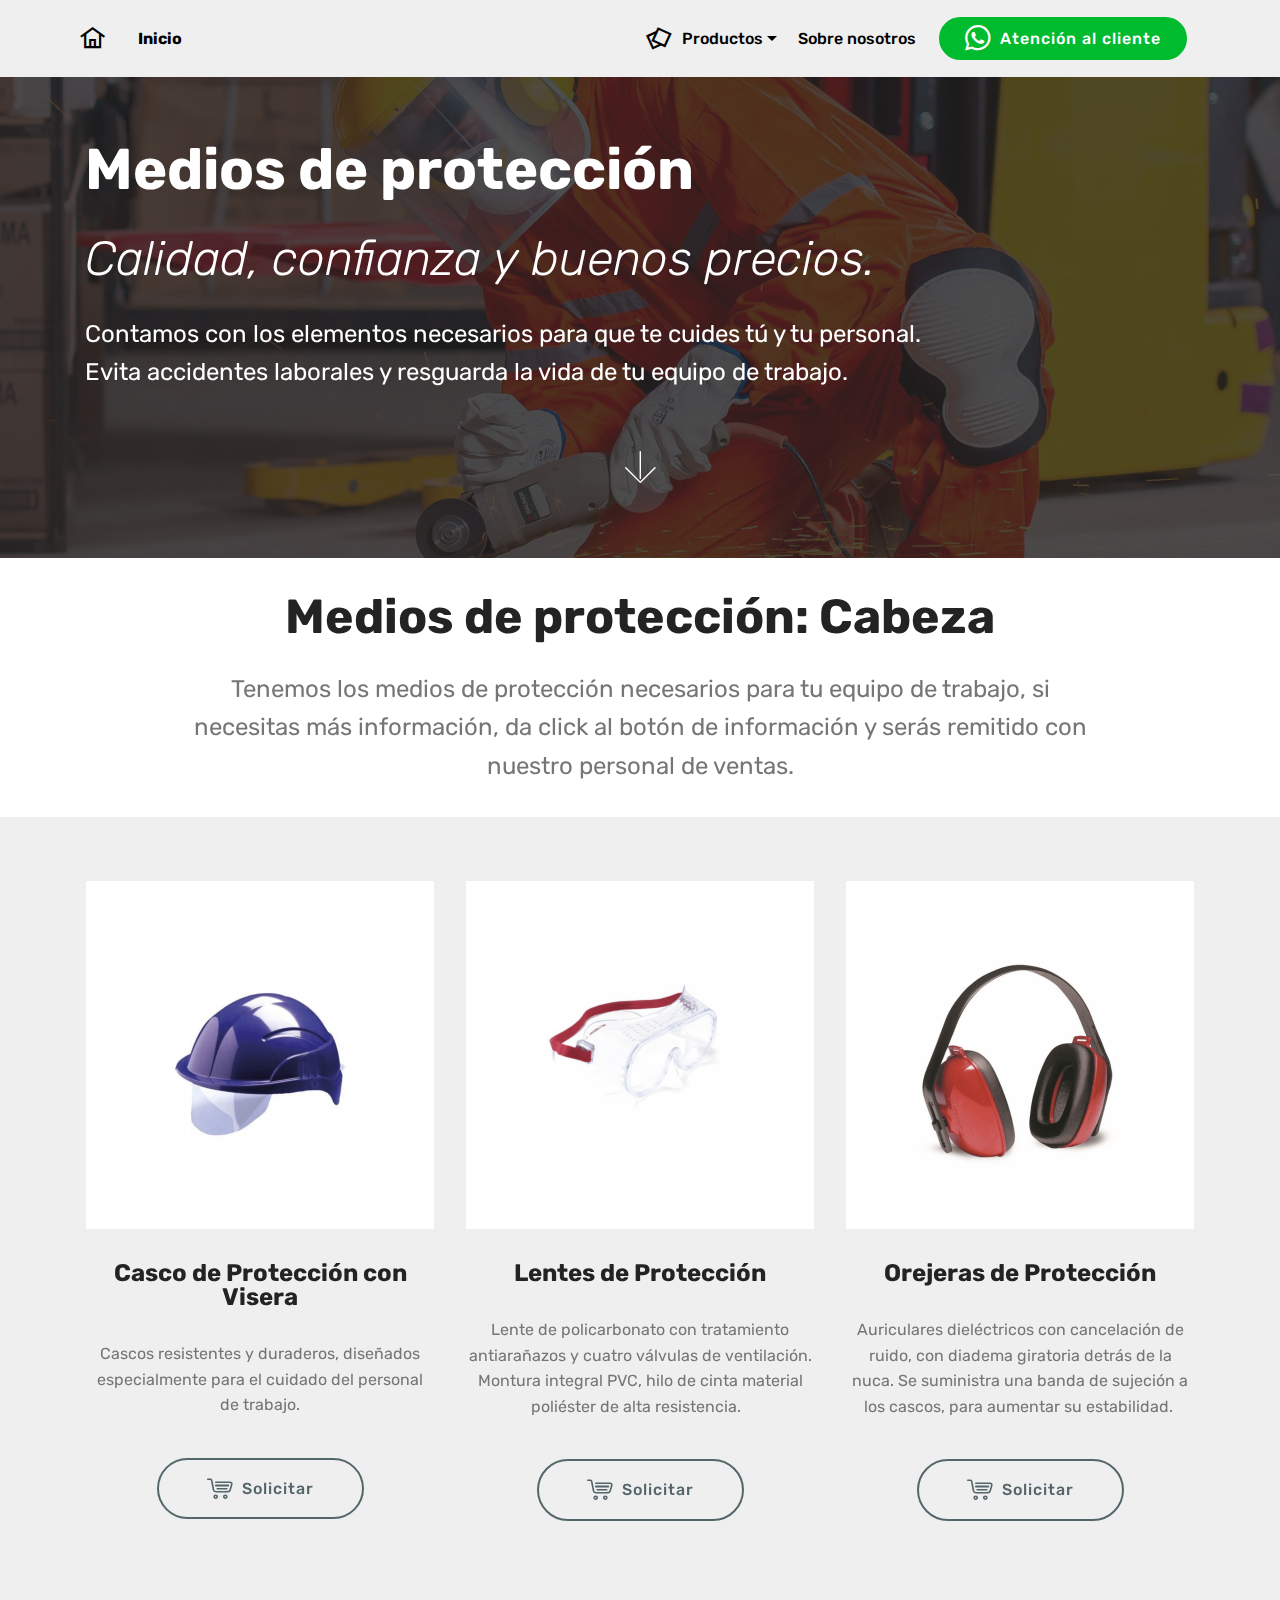
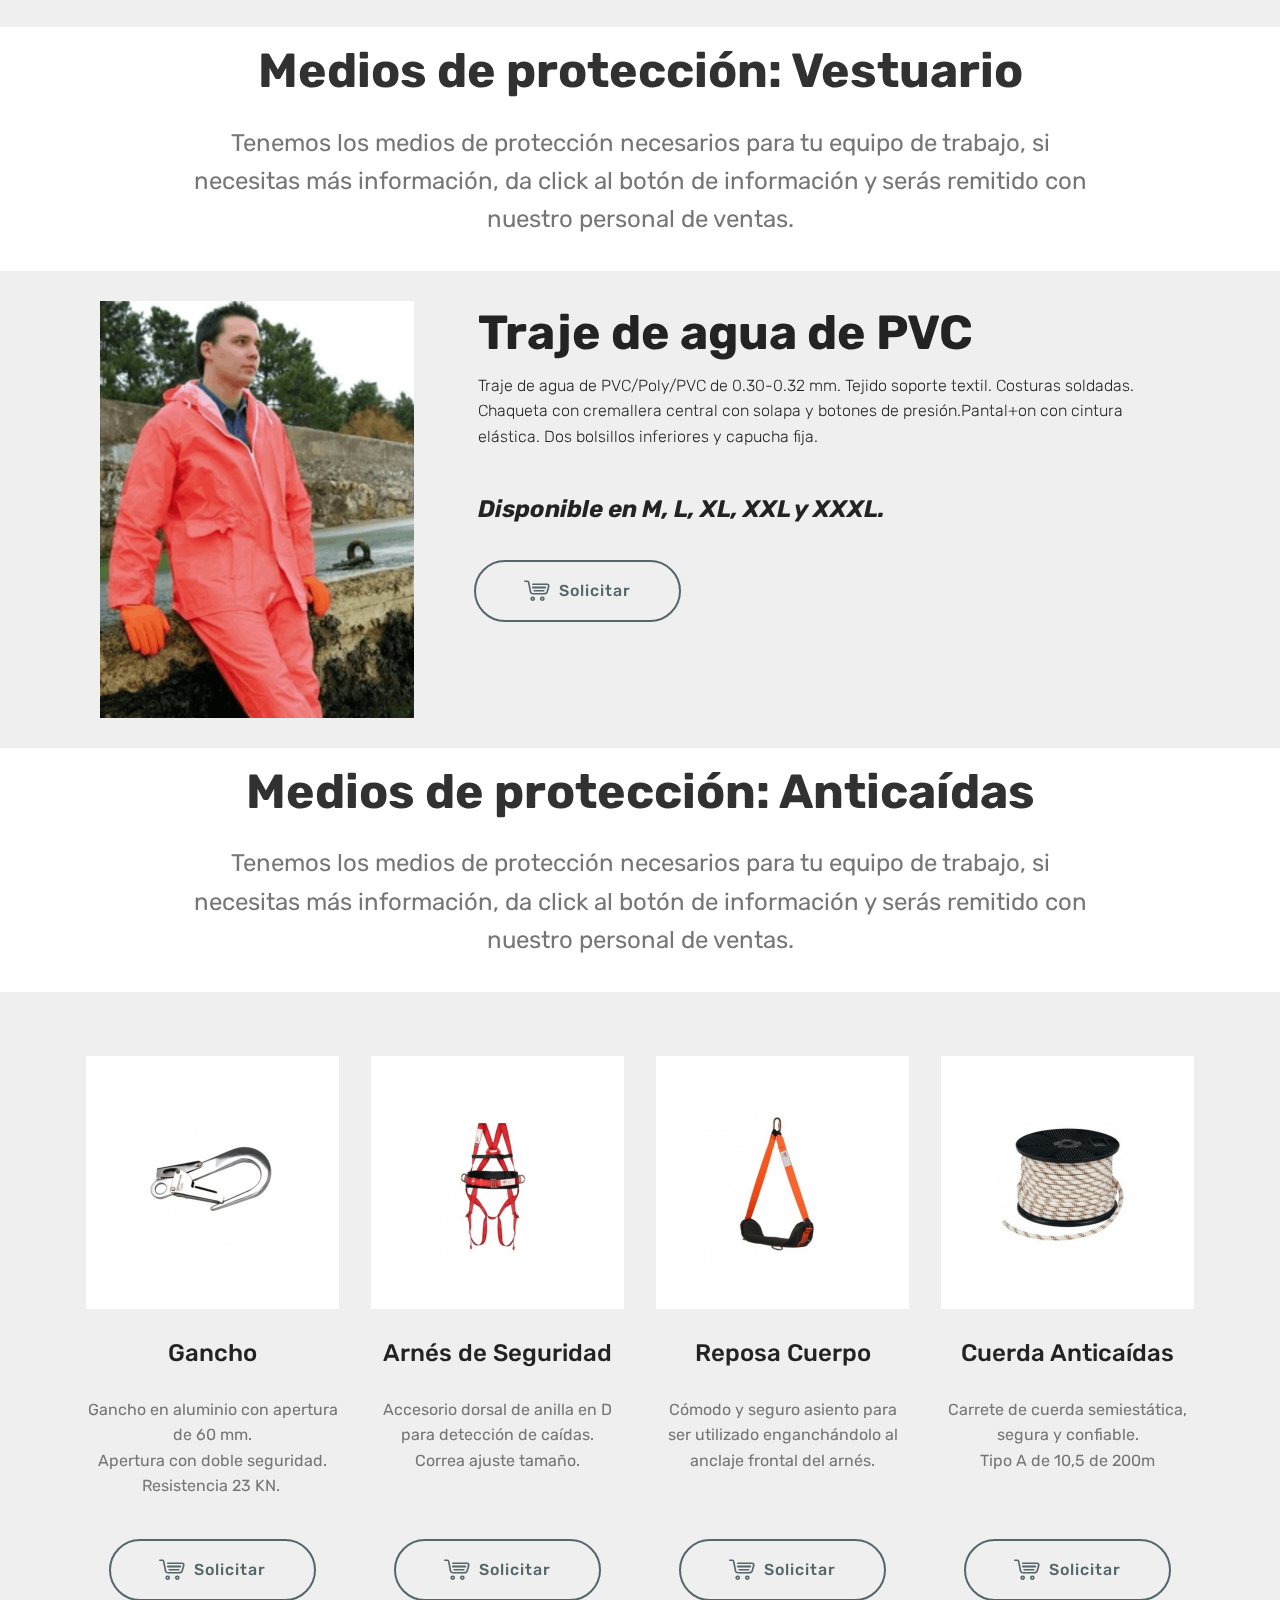
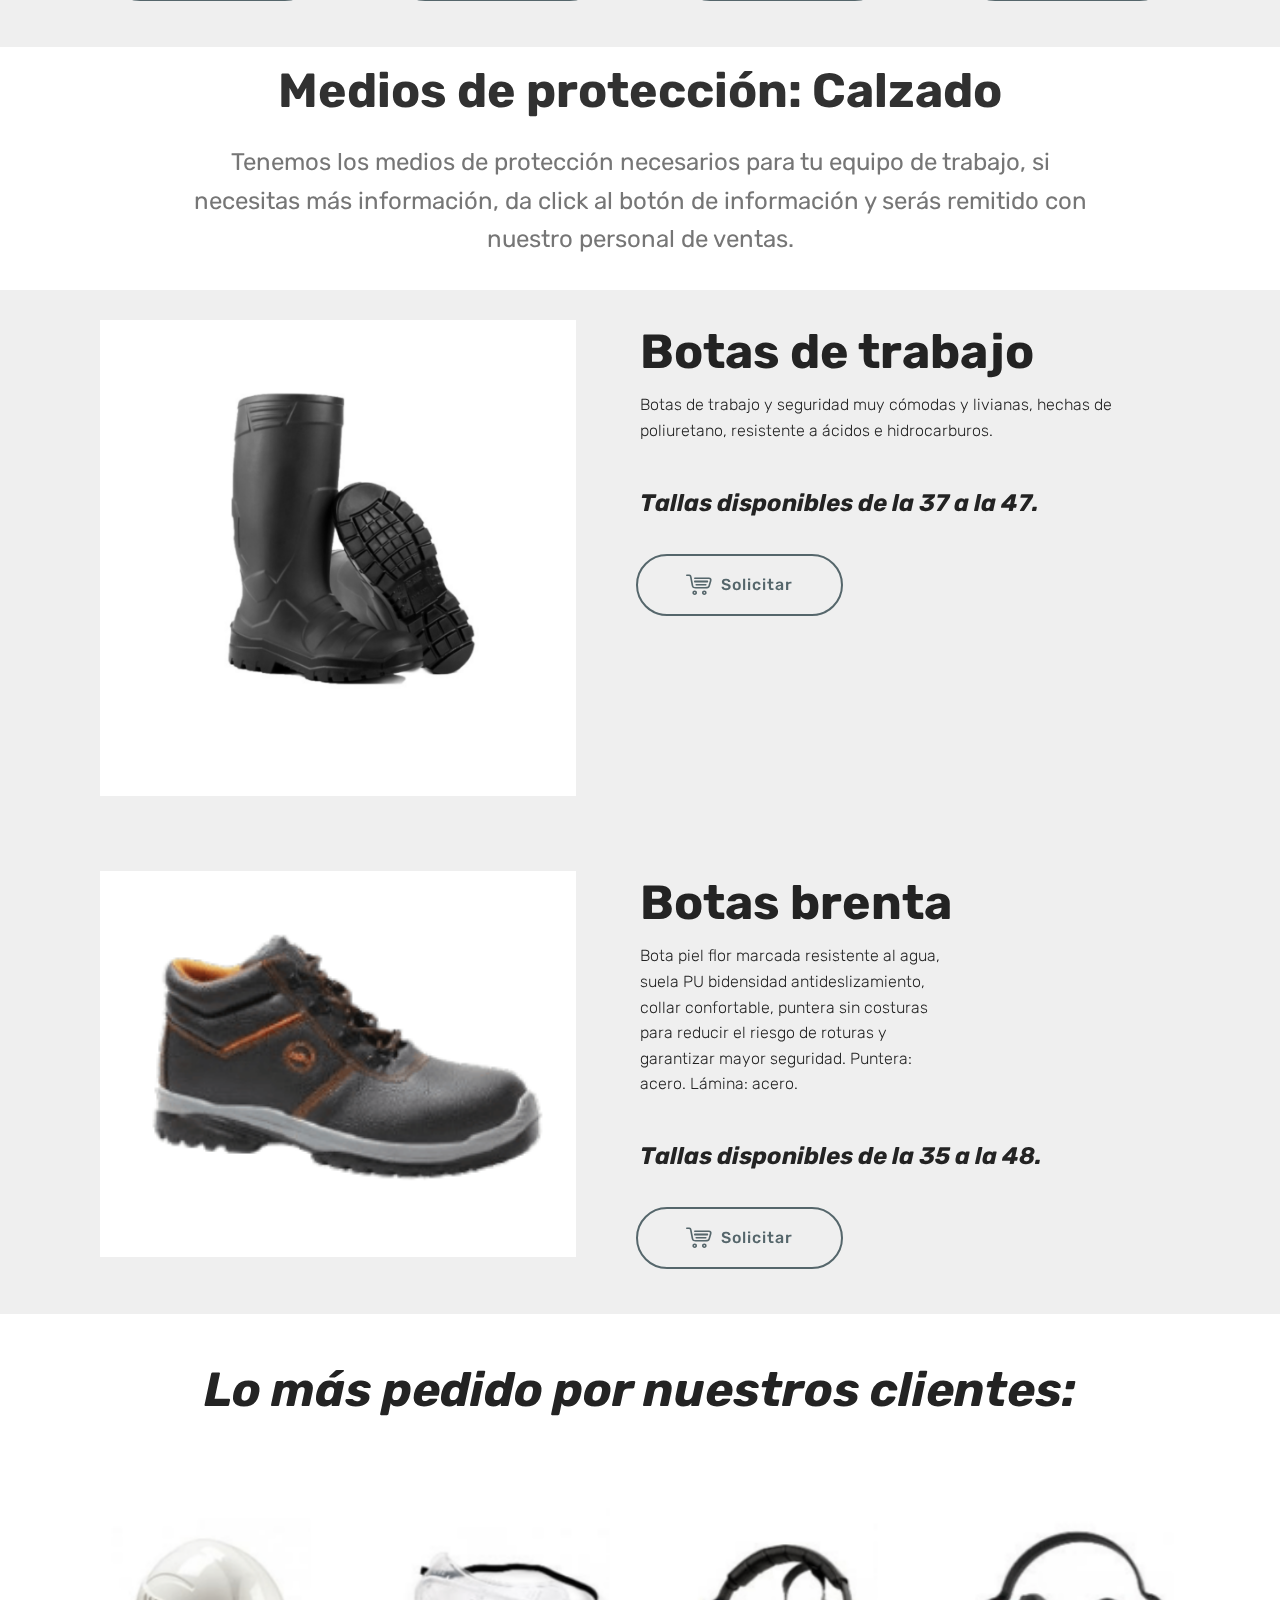
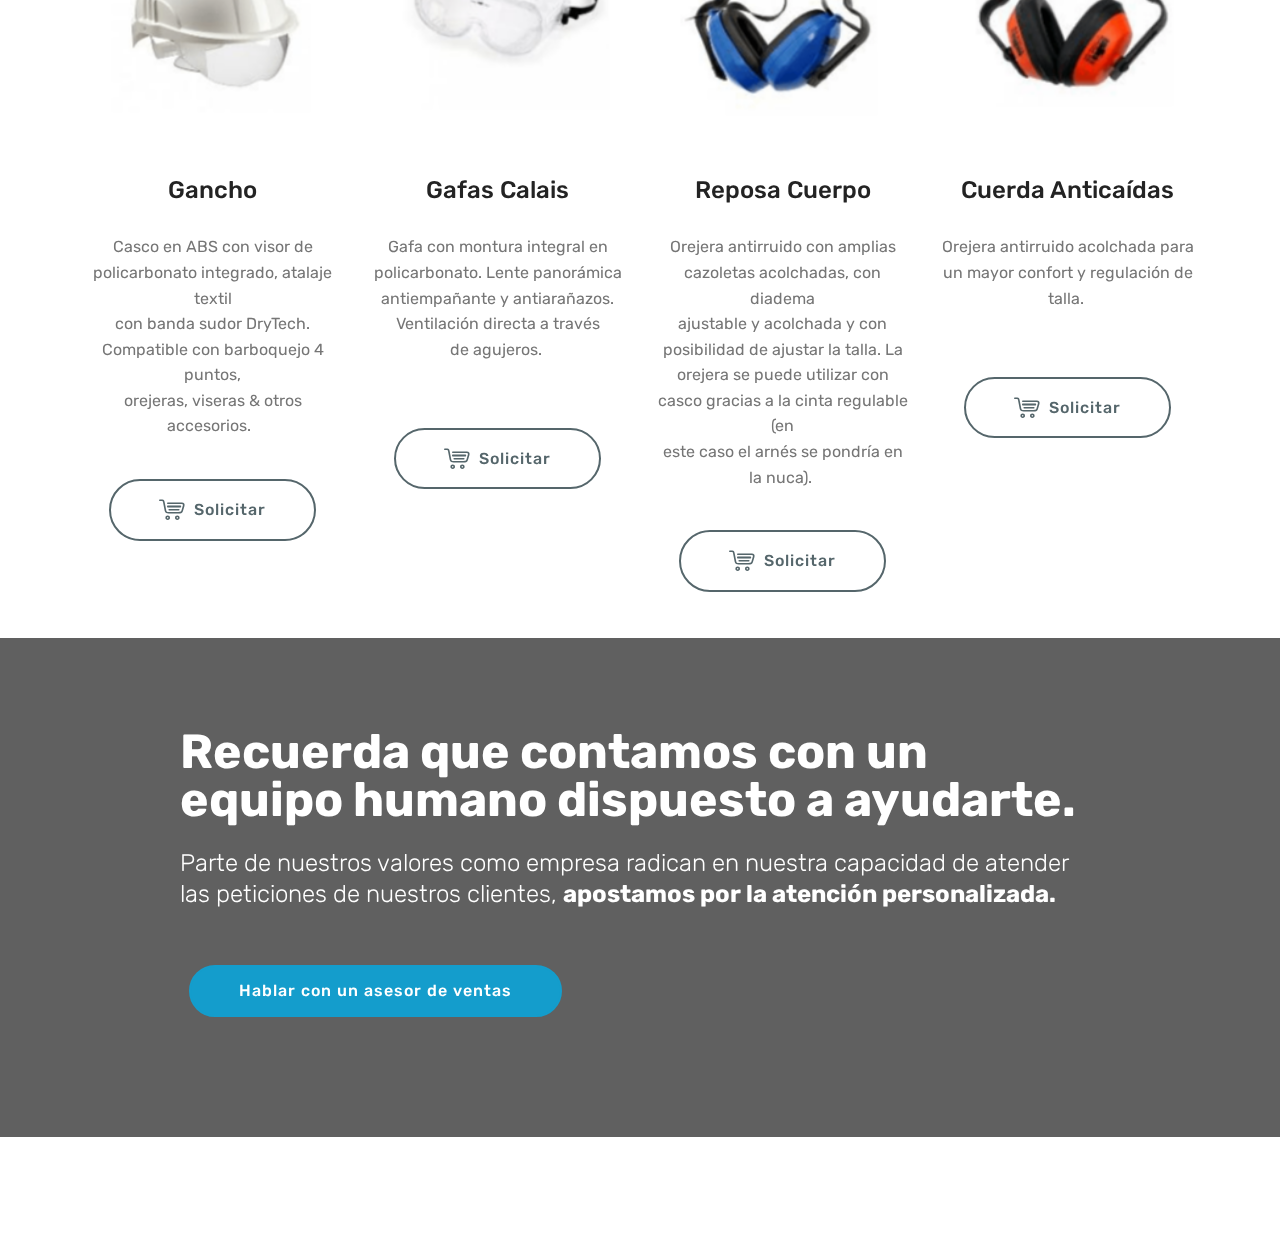
<file: medios-de-proteccion.html>
<!DOCTYPE html>
<html  >
<head>
  <!-- Site made with Mobirise Website Builder v5.0.11, https://mobirise.com -->
  <meta charset="UTF-8">
  <meta http-equiv="X-UA-Compatible" content="IE=edge">
  <meta name="generator" content="Mobirise v5.0.11, mobirise.com">
  <meta name="viewport" content="width=device-width, initial-scale=1, minimum-scale=1">
  <link rel="shortcut icon" href="assets/images/color-2-128x128.png" type="image/x-icon">
  <meta name="description" content="Contamos con los elementos necesarios para que te cuides tú y tu personal.
Evita accidentes laborales y resguarda la vida de tu equipo de trabajo.">
  
  
  <title>Medios de protección - Exportadora Doble TT</title>
  <link rel="stylesheet" href="assets/web/assets/mobirise-icons2/mobirise2.css">
  <link rel="stylesheet" href="assets/web/assets/mobirise-icons/mobirise-icons.css">
  <link rel="stylesheet" href="assets/web/assets/mobirise-icons-bold/mobirise-icons-bold.css">
  <link rel="stylesheet" href="assets/bootstrap/css/bootstrap.min.css">
  <link rel="stylesheet" href="assets/bootstrap/css/bootstrap-grid.min.css">
  <link rel="stylesheet" href="assets/bootstrap/css/bootstrap-reboot.min.css">
  <link rel="stylesheet" href="assets/tether/tether.min.css">
  <link rel="stylesheet" href="assets/dropdown/css/style.css">
  <link rel="stylesheet" href="assets/socicon/css/styles.css">
  <link rel="stylesheet" href="assets/theme/css/style.css">
  <link rel="preload" as="style" href="assets/mobirise/css/mbr-additional.css"><link rel="stylesheet" href="assets/mobirise/css/mbr-additional.css" type="text/css">
  
  
  
</head>
<body>
  <section class="menu cid-sU91w7NzqJ" once="menu" id="menu2-24">

    

    <nav class="navbar navbar-expand beta-menu navbar-dropdown align-items-center navbar-toggleable-sm">
        <button class="navbar-toggler navbar-toggler-right" type="button" data-toggle="collapse" data-target="#navbarSupportedContent" aria-controls="navbarSupportedContent" aria-expanded="false" aria-label="Toggle navigation">
            <div class="hamburger">
                <span></span>
                <span></span>
                <span></span>
                <span></span>
            </div>
        </button>
        <div class="menu-logo">
            <div class="navbar-brand">
                
                <span class="navbar-caption-wrap"><a class="navbar-caption text-black display-7" href="index.html"><span class="mobi-mbri mobi-mbri-home mbr-iconfont mbr-iconfont-btn"></span></a><a class="navbar-caption text-black display-7" href="index.html" style="background-color: rgb(239, 239, 239); display: inline !important;">Inicio</a></span>
            </div>
        </div>
        <div class="collapse navbar-collapse" id="navbarSupportedContent">
            <ul class="navbar-nav nav-dropdown" data-app-modern-menu="true"><li class="nav-item dropdown">
                    <a class="nav-link link dropdown-toggle text-black display-4" href="#" data-toggle="dropdown-submenu" aria-expanded="true"><span class="mobi-mbri mobi-mbri-image-gallery mbr-iconfont mbr-iconfont-btn"></span>
                        Productos</a><div class="dropdown-menu"><a class="dropdown-item text-black display-4" href="alimentos.html" aria-expanded="false">Alimentos</a><a class="dropdown-item text-black display-4" href="fumigacion.html" aria-expanded="false">Fumigación<br></a><a class="text-black dropdown-item display-4" href="Herramientas-agricolas-y-herrajeria.html" aria-expanded="false">Herramientas de agricultura y herraje</a><a class="dropdown-item text-black display-4" href="maderas.html" aria-expanded="false">Maderas</a><a class="text-black dropdown-item display-4" href="maquinaria.html" aria-expanded="false">Maquinaria</a><a class="text-black dropdown-item display-4" href="maquina-de-puas.html" aria-expanded="false">Maquinaria de alambre de puas</a><a class="dropdown-item text-black display-4" href="medios-de-proteccion.html" aria-expanded="false">Medios de Protección<br></a></div>
                </li>
                <li class="nav-item">
                    <a class="nav-link link text-black display-4" href="sobre-nosotros.html">
                        Sobre nosotros</a>
                </li></ul>
            <div class="navbar-buttons mbr-section-btn"><a class="btn btn-sm btn-danger display-4" href="https://walink.co/9dd7f8" target="_blank"><span class="socicon socicon-whatsapp mbr-iconfont mbr-iconfont-btn"></span>
                    Atención al cliente</a></div>
        </div>
    </nav>
</section>

<section class="engine"><a href="https://mobirise.info">Mobirise</a></section><section class="header9 cid-sZtaTgV4Da mbr-parallax-background" id="header9-3h">

    

    <div class="mbr-overlay" style="opacity: 0.8; background-color: rgb(35, 35, 35);">
    </div>

    <div class="container">
        <div class="media-container-column mbr-white">
            <h1 class="mbr-section-title align-left mbr-bold pb-3 mbr-fonts-style display-1">Medios de protección</h1>
            <h3 class="mbr-section-subtitle align-left mbr-light pb-3 mbr-fonts-style display-2">Calidad, confianza y buenos precios.</h3>
            <p class="mbr-text align-left pb-3 mbr-fonts-style display-5">Contamos con los elementos necesarios para que te cuides tú y tu personal.<br>Evita accidentes laborales y resguarda la vida de tu equipo de trabajo.</p>
            
        </div>
    </div>

    <div class="mbr-arrow hidden-sm-down" aria-hidden="true">
        <a href="#next">
            <i class="mbri-down mbr-iconfont"></i>
        </a>
    </div>
</section>

<section class="header1 cid-sZsSjpQxkY" id="header16-2b">

    

    

    <div class="container">
        <div class="row justify-content-md-center">
            <div class="col-md-10 align-center">
                <h1 class="mbr-section-title mbr-bold pb-3 mbr-fonts-style display-2">
                    Medios de protección: Cabeza</h1>
                
                <p class="mbr-text pb-3 mbr-fonts-style display-5">
                    Tenemos los medios de protección necesarios para tu equipo de trabajo, si necesitas más información, da click al botón de información y serás remitido con nuestro personal de ventas.</p>
                
            </div>
        </div>
    </div>

</section>

<section class="services1 cid-sZsSjU1Cfu" id="services1-2c">
    <!---->
    
    <!---->
    <!--Overlay-->
    
    <!--Container-->
    <div class="container">
        <div class="row justify-content-center">
            <!--Titles-->
            <div class="title pb-5 col-12">
                
                
            </div>
            <!--Card-1-->
            <div class="card col-12 col-md-6 p-3 col-lg-4">
                <div class="card-wrapper">
                    <div class="card-img">
                        <a href="http://www.whatsapp.com" target="_blank"><img src="assets/images/casco-696x696.png" alt="Casco" title="Casco"></a>
                    </div>
                    <div class="card-box">
                        <h4 class="card-title mbr-fonts-style display-5"><strong>Casco de Protección con Visera
</strong></h4>
                        <p class="mbr-text mbr-fonts-style display-7">Cascos resistentes y duraderos, diseñados especialmente para el cuidado del personal de trabajo.<br></p>
                        <!--Btn-->
                        <div class="mbr-section-btn align-center"><a href="https://walink.co/9dd7f8" class="btn btn-warning-outline display-4" target="_blank"><span class="mbrib-shopping-cart mbr-iconfont mbr-iconfont-btn"></span>
                                Solicitar</a></div>
                    </div>
                </div>
            </div>
            <!--Card-2-->
            <div class="card col-12 col-md-6 p-3 col-lg-4">
                <div class="card-wrapper">
                    <div class="card-img">
                        <a href="http://www.whatsapp.com" target="_blank"><img src="assets/images/productos-doble-tt-hasta-maderas-696x696.png" alt="Lentes" title="Lentes"></a>
                    </div>
                    <div class="card-box">
                        <h4 class="card-title mbr-fonts-style display-5"><strong>Lentes de Protección
</strong></h4>
                        <p class="mbr-text mbr-fonts-style display-7">Lente de policarbonato con tratamiento antiarañazos y cuatro válvulas de ventilación. Montura integral PVC, hilo de cinta material poliéster de alta resistencia.&nbsp;&nbsp;<br></p>
                        <!--Btn-->
                        <div class="mbr-section-btn align-center"><a href="https://walink.co/9dd7f8" class="btn btn-warning-outline display-4" target="_blank"><span class="mbrib-shopping-cart mbr-iconfont mbr-iconfont-btn"></span>
                                Solicitar</a></div>
                    </div>
                </div>
            </div>
            <!--Card-3-->
            <div class="card col-12 col-md-6 p-3 col-lg-4 last-child">
                <div class="card-wrapper">
                    <div class="card-img">
                        <a href="http://www.whatsapp.com" target="_blank"><img src="assets/images/orejeras-696x696.png" alt="Orejeras" title="Orejeras"></a>
                    </div>
                    <div class="card-box">
                        <h4 class="card-title mbr-fonts-style display-5"><strong>Orejeras de Protección
</strong></h4>
                        <p class="mbr-text mbr-fonts-style display-7">Auriculares dieléctricos con cancelación de ruido, con diadema giratoria detrás de la nuca. Se suministra una banda de sujeción a los cascos, para aumentar su estabilidad.&nbsp;<br></p>
                        <!--Btn-->
                        <div class="mbr-section-btn align-center"><a href="https://walink.co/9dd7f8" class="btn btn-warning-outline display-4" target="_blank"><span class="mbrib-shopping-cart mbr-iconfont mbr-iconfont-btn"></span>Solicitar</a></div>
                    </div>
                </div>
            </div>
            <!--Card-4-->
            
        </div>
    </div>
</section>

<section class="header1 cid-sZsSD68WUl" id="header16-2d">

    

    

    <div class="container">
        <div class="row justify-content-md-center">
            <div class="col-md-10 align-center">
                <h1 class="mbr-section-title mbr-bold pb-3 mbr-fonts-style display-2">
                    Medios de protección: Vestuario</h1>
                
                <p class="mbr-text pb-3 mbr-fonts-style display-5">
                    Tenemos los medios de protección necesarios para tu equipo de trabajo, si necesitas más información, da click al botón de información y serás remitido con nuestro personal de ventas.</p>
                
            </div>
        </div>
    </div>

</section>

<section class="services2 cid-sZsTrH89kZ" id="services2-2j">
    <!---->
    
    <!---->
    <!--Overlay-->
    
    <!--Container-->
    <div class="container">
        <div class="col-md-12">
            <div class="media-container-row">
                <div class="mbr-figure" style="width: 35%;">
                    <a href="http://www.whatsapp.com" target="_blank"><img src="assets/images/vestimenta-1-1076x1076.png" alt="Mobirise" title=""></a>
                </div>
                <div class="align-left aside-content">
                    <h2 class="mbr-title pt-2 mbr-fonts-style display-2"><strong>Traje de agua de PVC</strong></h2>
                    <div class="mbr-section-text">
                        <p class="mbr-text text1 pt-2 mbr-light mbr-fonts-style display-7">Traje de agua de PVC/Poly/PVC de 0.30-0.32 mm. Tejido soporte textil. Costuras soldadas. Chaqueta con cremallera central con solapa y botones de presión.Pantal+on con cintura elástica. Dos bolsillos inferiores y capucha fija.&nbsp;&nbsp;<br></p>
                        <p class="mbr-text text2 pt-4 mbr-light mbr-fonts-style display-5"><strong><em>Disponible en M, L, XL, XXL y XXXL.&nbsp;&nbsp;</em></strong></p>
                    </div>
                    <!--Btn-->
                    <div class="mbr-section-btn pt-3 align-left"><a href="https://walink.co/9dd7f8" class="btn btn-warning-outline display-4" target="_blank"><span class="mbrib-shopping-cart mbr-iconfont mbr-iconfont-btn"></span>
                            Solicitar</a></div>
                </div>
            </div>
        </div>
    </div>
</section>

<section class="header1 cid-sZsSEpTSWn" id="header16-2e">

    

    

    <div class="container">
        <div class="row justify-content-md-center">
            <div class="col-md-10 align-center">
                <h1 class="mbr-section-title mbr-bold pb-3 mbr-fonts-style display-2">
                    Medios de protección: Anticaídas</h1>
                
                <p class="mbr-text pb-3 mbr-fonts-style display-5">
                    Tenemos los medios de protección necesarios para tu equipo de trabajo, si necesitas más información, da click al botón de información y serás remitido con nuestro personal de ventas.</p>
                
            </div>
        </div>
    </div>

</section>

<section class="services1 cid-sZsSEQfJFo" id="services1-2f">
    <!---->
    
    <!---->
    <!--Overlay-->
    
    <!--Container-->
    <div class="container">
        <div class="row justify-content-center">
            <!--Titles-->
            <div class="title pb-5 col-12">
                
                
            </div>
            <!--Card-1-->
            <div class="card col-12 col-md-6 p-3 col-lg-3">
                <div class="card-wrapper">
                    <div class="card-img">
                        <img src="assets/images/gancho-506x506.png" alt="Gancho" title="Gancho">
                    </div>
                    <div class="card-box">
                        <h4 class="card-title mbr-fonts-style display-5">Gancho
</h4>
                        <p class="mbr-text mbr-fonts-style display-7">Gancho en aluminio con apertura de 60 mm.<br>Apertura con doble seguridad. Resistencia 23 KN.&nbsp;<br></p>
                        <!--Btn-->
                        <div class="mbr-section-btn align-center"><a href="https://walink.co/9dd7f8" class="btn btn-warning-outline display-4" target="_blank"><span class="mbrib-shopping-cart mbr-iconfont mbr-iconfont-btn"></span>
                                Solicitar</a></div>
                    </div>
                </div>
            </div>
            <!--Card-2-->
            <div class="card col-12 col-md-6 p-3 col-lg-3">
                <div class="card-wrapper">
                    <div class="card-img">
                        <img src="assets/images/reposa-cuerpo-506x506.png" alt="Arnes" title="Arnes">
                    </div>
                    <div class="card-box">
                        <h4 class="card-title mbr-fonts-style display-5">Arnés de Seguridad
</h4>
                        <p class="mbr-text mbr-fonts-style display-7">Accesorio dorsal de anilla en D para detección de caídas.
<br>Correa ajuste tamaño.<br><br></p>
                        <!--Btn-->
                        <div class="mbr-section-btn align-center"><a href="https://walink.co/9dd7f8" class="btn btn-warning-outline display-4" target="_blank"><span class="mbrib-shopping-cart mbr-iconfont mbr-iconfont-btn"></span>
                                Solicitar</a></div>
                    </div>
                </div>
            </div>
            <!--Card-3-->
            <div class="card col-12 col-md-6 p-3 col-lg-3">
                <div class="card-wrapper">
                    <div class="card-img">
                        <img src="assets/images/productos-doble-tt-hasta-maderas-2-506x506.png" alt="Reposa Cuerpo" title="Reposa Cuerpo">
                    </div>
                    <div class="card-box">
                        <h4 class="card-title mbr-fonts-style display-5">Reposa Cuerpo
</h4>
                        <p class="mbr-text mbr-fonts-style display-7">Cómodo y seguro asiento para ser utilizado enganchándolo al anclaje frontal del arnés.<br><br></p>
                        <!--Btn-->
                        <div class="mbr-section-btn align-center"><a href="https://walink.co/9dd7f8" class="btn btn-warning-outline display-4" target="_blank"><span class="mbrib-shopping-cart mbr-iconfont mbr-iconfont-btn"></span>
                                Solicitar</a></div>
                    </div>
                </div>
            </div>
            <!--Card-4-->
            <div class="card col-12 col-md-6 p-3 col-lg-3 last-child">
                <div class="card-wrapper">
                    <div class="card-img">
                        <img src="assets/images/cuerda-506x506.png" alt="Cuerda Anticaídas" title="Cuerda Anticaídas">
                    </div>
                    <div class="card-box">
                        <h4 class="card-title mbr-fonts-style display-5">Cuerda Anticaídas
</h4>
                        <p class="mbr-text mbr-fonts-style display-7">Carrete de cuerda semiestática, segura y confiable.<br>Tipo A de 10,5 de 200m<br><br></p>
                        <!--Btn-->
                        <div class="mbr-section-btn align-center"><a href="https://walink.co/9dd7f8" class="btn btn-warning-outline display-4" target="_blank"><span class="mbrib-shopping-cart mbr-iconfont mbr-iconfont-btn"></span>
                                Solicitar</a></div>
                    </div>
                </div>
            </div>
        </div>
    </div>
</section>

<section class="header1 cid-sZsSG9urax" id="header16-2g">

    

    

    <div class="container">
        <div class="row justify-content-md-center">
            <div class="col-md-10 align-center">
                <h1 class="mbr-section-title mbr-bold pb-3 mbr-fonts-style display-2">
                    Medios de protección: Calzado</h1>
                
                <p class="mbr-text pb-3 mbr-fonts-style display-5">
                    Tenemos los medios de protección necesarios para tu equipo de trabajo, si necesitas más información, da click al botón de información y serás remitido con nuestro personal de ventas.</p>
                
            </div>
        </div>
    </div>

</section>

<section class="services2 cid-sZsU7gUa0W" id="services2-2k">
    <!---->
    
    <!---->
    <!--Overlay-->
    
    <!--Container-->
    <div class="container">
        <div class="col-md-12">
            <div class="media-container-row">
                <div class="mbr-figure" style="width: 50%;">
                    <img src="assets/images/botas-1076x1076.png" alt="Botas" title="">
                </div>
                <div class="align-left aside-content">
                    <h2 class="mbr-title pt-2 mbr-fonts-style display-2"><strong>Botas de trabajo</strong></h2>
                    <div class="mbr-section-text">
                        <p class="mbr-text text1 pt-2 mbr-light mbr-fonts-style display-7">Botas de trabajo y seguridad muy cómodas y livianas, hechas de poliuretano, resistente a ácidos e hidrocarburos.&nbsp;<br></p>
                        <p class="mbr-text text2 pt-4 mbr-light mbr-fonts-style display-5"><strong><em>Tallas disponibles de la 37 a la 47.&nbsp;</em></strong></p>
                    </div>
                    <!--Btn-->
                    <div class="mbr-section-btn pt-3 align-left"><a href="https://walink.co/9dd7f8" class="btn btn-warning-outline display-4" target="_blank"><span class="mbrib-shopping-cart mbr-iconfont mbr-iconfont-btn"></span>
                            Solicitar</a></div>
                </div>
            </div>
        </div>
    </div>
</section>

<section class="services2 cid-t1DvMeNvQk" id="services2-3y">
    <!---->
    
    <!---->
    <!--Overlay-->
    
    <!--Container-->
    <div class="container">
        <div class="col-md-12">
            <div class="media-container-row">
                <div class="mbr-figure" style="width: 50%;">
                    <img src="assets/images/bota-brenta-253x205.png" alt="Botas" title="">
                </div>
                <div class="align-left aside-content">
                    <h2 class="mbr-title pt-2 mbr-fonts-style display-2"><strong>Botas brenta</strong></h2>
                    <div class="mbr-section-text">
                        <p class="mbr-text text1 pt-2 mbr-light mbr-fonts-style display-7">Bota piel flor marcada resistente al agua,
<br>suela PU bidensidad antideslizamiento,
<br>collar confortable, puntera sin costuras
<br>para reducir el riesgo de roturas y
<br>garantizar mayor seguridad. Puntera:
<br>acero. Lámina: acero.&nbsp;<br></p>
                        <p class="mbr-text text2 pt-4 mbr-light mbr-fonts-style display-5"><strong><em>Tallas disponibles de la 35 a la 48.&nbsp;</em></strong></p>
                    </div>
                    <!--Btn-->
                    <div class="mbr-section-btn pt-3 align-left"><a href="https://walink.co/9dd7f8" class="btn btn-warning-outline display-4" target="_blank"><span class="mbrib-shopping-cart mbr-iconfont mbr-iconfont-btn"></span>
                            Solicitar</a></div>
                </div>
            </div>
        </div>
    </div>
</section>

<section class="services1 cid-t1DmzMJf8P" id="services1-3s">
    <!---->
    
    <!---->
    <!--Overlay-->
    
    <!--Container-->
    <div class="container">
        <div class="row justify-content-center">
            <!--Titles-->
            <div class="title pb-5 col-12">
                
                <h3 class="mbr-section-subtitle mbr-light mbr-fonts-style display-2"><strong><em>Lo más pedido por nuestros clientes:</em></strong></h3>
            </div>
            <!--Card-1-->
            <div class="card col-12 col-md-6 p-3 col-lg-3">
                <div class="card-wrapper">
                    <div class="card-img">
                        <img src="assets/images/casco-2-281x285.png" alt="Gancho" title="Gancho">
                    </div>
                    <div class="card-box">
                        <h4 class="card-title mbr-fonts-style display-5">Gancho
</h4>
                        <p class="mbr-text mbr-fonts-style display-7">Casco en ABS con visor de policarbonato integrado, atalaje textil
<br>con banda sudor DryTech. Compatible con barboquejo 4 puntos,
<br>orejeras, viseras &amp; otros accesorios.&nbsp;&nbsp;<br></p>
                        <!--Btn-->
                        <div class="mbr-section-btn align-center"><a href="https://walink.co/9dd7f8" class="btn btn-warning-outline display-4" target="_blank"><span class="mbrib-shopping-cart mbr-iconfont mbr-iconfont-btn"></span>
                                Solicitar</a></div>
                    </div>
                </div>
            </div>
            <!--Card-2-->
            <div class="card col-12 col-md-6 p-3 col-lg-3">
                <div class="card-wrapper">
                    <div class="card-img">
                        <img src="assets/images/gafas-2-285x259.png" alt="Arnes" title="Arnes">
                    </div>
                    <div class="card-box">
                        <h4 class="card-title mbr-fonts-style display-5">Gafas Calais</h4>
                        <p class="mbr-text mbr-fonts-style display-7">Gafa con montura integral en policarbonato. Lente panorámica
<br>antiempañante y antiarañazos. Ventilación directa a través
<br>de agujeros.&nbsp;<br><br></p>
                        <!--Btn-->
                        <div class="mbr-section-btn align-center"><a href="https://walink.co/9dd7f8" class="btn btn-warning-outline display-4" target="_blank"><span class="mbrib-shopping-cart mbr-iconfont mbr-iconfont-btn"></span>
                                Solicitar</a></div>
                    </div>
                </div>
            </div>
            <!--Card-3-->
            <div class="card col-12 col-md-6 p-3 col-lg-3">
                <div class="card-wrapper">
                    <div class="card-img">
                        <img src="assets/images/orejera-2-281x261.png" alt="Reposa Cuerpo" title="Reposa Cuerpo">
                    </div>
                    <div class="card-box">
                        <h4 class="card-title mbr-fonts-style display-5">Reposa Cuerpo
</h4>
                        <p class="mbr-text mbr-fonts-style display-7">Orejera antirruido con amplias cazoletas acolchadas, con diadema
<br>ajustable y acolchada y con posibilidad de ajustar la talla. La
<br>orejera se puede utilizar con casco gracias a la cinta regulable (en
<br>este caso el arnés se pondría en la nuca).&nbsp;<br></p>
                        <!--Btn-->
                        <div class="mbr-section-btn align-center"><a href="https://walink.co/9dd7f8" class="btn btn-warning-outline display-4" target="_blank"><span class="mbrib-shopping-cart mbr-iconfont mbr-iconfont-btn"></span>
                                Solicitar</a></div>
                    </div>
                </div>
            </div>
            <!--Card-4-->
            <div class="card col-12 col-md-6 p-3 col-lg-3 last-child">
                <div class="card-wrapper">
                    <div class="card-img">
                        <img src="assets/images/orejera-1-279x241.png" alt="Cuerda Anticaídas" title="Cuerda Anticaídas">
                    </div>
                    <div class="card-box">
                        <h4 class="card-title mbr-fonts-style display-5">Cuerda Anticaídas
</h4>
                        <p class="mbr-text mbr-fonts-style display-7">Orejera antirruido acolchada para un mayor confort y regulación de
<br>talla.&nbsp;<br><br></p>
                        <!--Btn-->
                        <div class="mbr-section-btn align-center"><a href="https://walink.co/9dd7f8" class="btn btn-warning-outline display-4" target="_blank"><span class="mbrib-shopping-cart mbr-iconfont mbr-iconfont-btn"></span>
                                Solicitar</a></div>
                    </div>
                </div>
            </div>
        </div>
    </div>
</section>

<section class="mbr-section info3 cid-sZt6CsTSIK mbr-parallax-background" id="info3-39">

    

    <div class="mbr-overlay" style="opacity: 0.7; background-color: rgb(35, 35, 35);">
    </div>

    <div class="container">
        <div class="row justify-content-center">
            <div class="media-container-column title col-12 col-md-10">
                <h2 class="align-left mbr-bold mbr-white pb-3 mbr-fonts-style display-2">
                    Recuerda que contamos con un equipo humano dispuesto a ayudarte.</h2>
                <h3 class="mbr-section-subtitle align-left mbr-light mbr-white pb-3 mbr-fonts-style display-5">
                    Parte de nuestros valores como empresa radican en nuestra capacidad de atender las peticiones de nuestros clientes, <strong>apostamos por la atención personalizada.</strong></h3>
                
                <div class="mbr-section-btn align-left py-4"><a class="btn btn-primary display-4" href="https://walink.co/9dd7f8" target="_blank">Hablar con un asesor de ventas</a></div>
            </div>
        </div>
    </div>
</section>

<section once="footers" class="cid-sUaTjqONNm mbr-reveal" id="footer6-25">

    

    

    <div class="container">
        <div class="media-container-row align-center mbr-white">
            <div class="col-12">
                <p class="mbr-text mb-0 mbr-fonts-style display-7">
                    © Copyright 2022,&nbsp;<em>Exportadora Doble TT SL</em><br>Todos los derechos reservados.</p>
            </div>
        </div>
    </div>
</section>


  <script src="assets/web/assets/jquery/jquery.min.js"></script>
  <script src="assets/popper/popper.min.js"></script>
  <script src="assets/bootstrap/js/bootstrap.min.js"></script>
  <script src="assets/tether/tether.min.js"></script>
  <script src="assets/smoothscroll/smooth-scroll.js"></script>
  <script src="assets/dropdown/js/nav-dropdown.js"></script>
  <script src="assets/dropdown/js/navbar-dropdown.js"></script>
  <script src="assets/touchswipe/jquery.touch-swipe.min.js"></script>
  <script src="assets/parallax/jarallax.min.js"></script>
  <script src="assets/theme/js/script.js"></script>
  
  
</body>
</html>
</file>
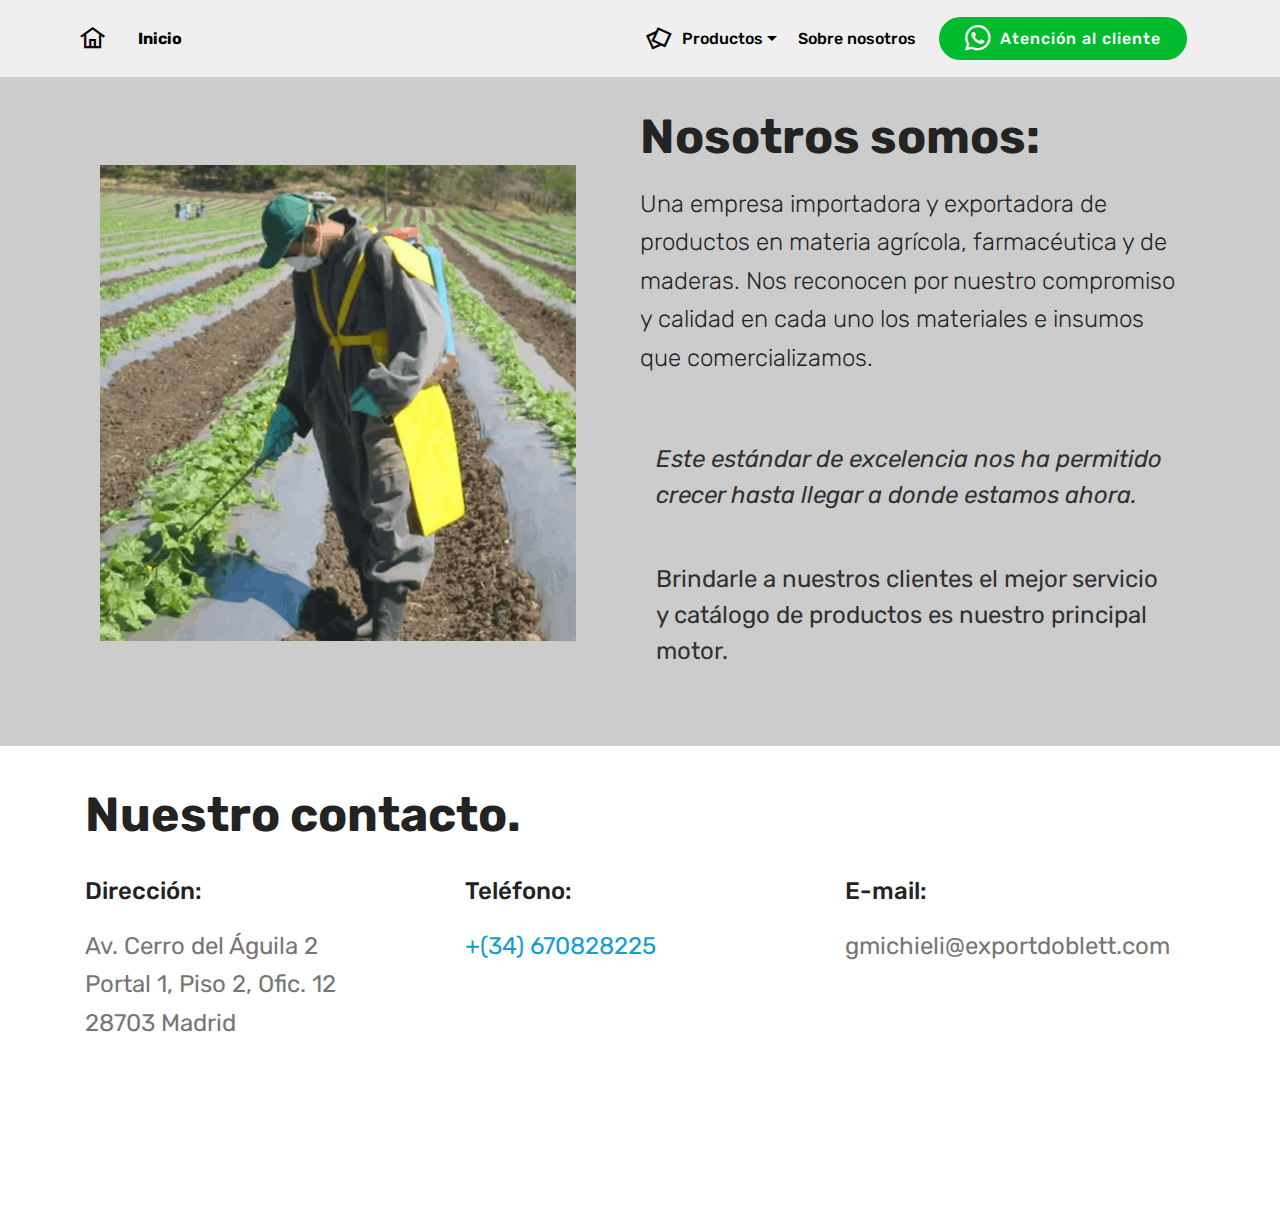
<file: sobre-nosotros.html>
<!DOCTYPE html>
<html  >
<head>
  <!-- Site made with Mobirise Website Builder v5.0.11, https://mobirise.com -->
  <meta charset="UTF-8">
  <meta http-equiv="X-UA-Compatible" content="IE=edge">
  <meta name="generator" content="Mobirise v5.0.11, mobirise.com">
  <meta name="viewport" content="width=device-width, initial-scale=1, minimum-scale=1">
  <link rel="shortcut icon" href="assets/images/color-2-128x128.png" type="image/x-icon">
  <meta name="description" content="Una empresa importadora y exportadora de productos en materia agrícola, farmacéutica y de maderas. Nos reconocen por nuestro compromiso y calidad en cada uno los materiales e insumos que comercializamos.">
  
  
  <title>Sobre nosotros - Exportadora Doble TT</title>
  <link rel="stylesheet" href="assets/web/assets/mobirise-icons2/mobirise2.css">
  <link rel="stylesheet" href="assets/web/assets/mobirise-icons/mobirise-icons.css">
  <link rel="stylesheet" href="assets/bootstrap/css/bootstrap.min.css">
  <link rel="stylesheet" href="assets/bootstrap/css/bootstrap-grid.min.css">
  <link rel="stylesheet" href="assets/bootstrap/css/bootstrap-reboot.min.css">
  <link rel="stylesheet" href="assets/tether/tether.min.css">
  <link rel="stylesheet" href="assets/dropdown/css/style.css">
  <link rel="stylesheet" href="assets/socicon/css/styles.css">
  <link rel="stylesheet" href="assets/theme/css/style.css">
  <link rel="preload" as="style" href="assets/mobirise/css/mbr-additional.css"><link rel="stylesheet" href="assets/mobirise/css/mbr-additional.css" type="text/css">
  
  
  
</head>
<body>
  <section class="menu cid-sU91w7NzqJ" once="menu" id="menu2-1v">

    

    <nav class="navbar navbar-expand beta-menu navbar-dropdown align-items-center navbar-toggleable-sm">
        <button class="navbar-toggler navbar-toggler-right" type="button" data-toggle="collapse" data-target="#navbarSupportedContent" aria-controls="navbarSupportedContent" aria-expanded="false" aria-label="Toggle navigation">
            <div class="hamburger">
                <span></span>
                <span></span>
                <span></span>
                <span></span>
            </div>
        </button>
        <div class="menu-logo">
            <div class="navbar-brand">
                
                <span class="navbar-caption-wrap"><a class="navbar-caption text-black display-7" href="index.html"><span class="mobi-mbri mobi-mbri-home mbr-iconfont mbr-iconfont-btn"></span></a><a class="navbar-caption text-black display-7" href="index.html" style="background-color: rgb(239, 239, 239); display: inline !important;">Inicio</a></span>
            </div>
        </div>
        <div class="collapse navbar-collapse" id="navbarSupportedContent">
            <ul class="navbar-nav nav-dropdown" data-app-modern-menu="true"><li class="nav-item dropdown">
                    <a class="nav-link link dropdown-toggle text-black display-4" href="#" data-toggle="dropdown-submenu" aria-expanded="true"><span class="mobi-mbri mobi-mbri-image-gallery mbr-iconfont mbr-iconfont-btn"></span>
                        Productos</a><div class="dropdown-menu"><a class="dropdown-item text-black display-4" href="alimentos.html" aria-expanded="false">Alimentos</a><a class="dropdown-item text-black display-4" href="fumigacion.html" aria-expanded="false">Fumigación<br></a><a class="text-black dropdown-item display-4" href="Herramientas-agricolas-y-herrajeria.html" aria-expanded="false">Herramientas de agricultura y herraje</a><a class="dropdown-item text-black display-4" href="maderas.html" aria-expanded="false">Maderas</a><a class="text-black dropdown-item display-4" href="maquinaria.html" aria-expanded="false">Maquinaria</a><a class="text-black dropdown-item display-4" href="maquina-de-puas.html" aria-expanded="false">Maquinaria de alambre de puas</a><a class="dropdown-item text-black display-4" href="medios-de-proteccion.html" aria-expanded="false">Medios de Protección<br></a></div>
                </li>
                <li class="nav-item">
                    <a class="nav-link link text-black display-4" href="sobre-nosotros.html">
                        Sobre nosotros</a>
                </li></ul>
            <div class="navbar-buttons mbr-section-btn"><a class="btn btn-sm btn-danger display-4" href="https://walink.co/9dd7f8" target="_blank"><span class="socicon socicon-whatsapp mbr-iconfont mbr-iconfont-btn"></span>
                    Atención al cliente</a></div>
        </div>
    </nav>
</section>

<section class="engine"><a href="https://mobirise.info/c">website builder</a></section><section class="features11 cid-sWdw3i8QKn" id="features11-1y">

    

    

    <div class="container">   
        <div class="col-md-12">
            <div class="media-container-row">
                <div class="mbr-figure m-auto" style="width: 50%;">
                    <img src="assets/images/sobre-nosotros-exportadora-doble-tt-952x952.png" alt="Sobre nosotros" title="Sobre nosotros">
                </div>
                <div class=" align-left aside-content">
                    <h2 class="mbr-title pt-2 mbr-fonts-style display-2"><strong>
                        Nosotros somos:</strong></h2>
                    <div class="mbr-section-text">
                        <p class="mbr-text mb-5 pt-3 mbr-light mbr-fonts-style display-5">Una empresa importadora y exportadora de productos en materia agrícola, farmacéutica y de maderas. Nos reconocen por nuestro compromiso y calidad en cada uno los materiales e insumos que comercializamos.</p>
                    </div>

                    <div class="block-content">
                        <div class="card p-3 pr-3">
                            <div class="media">
                                     
                                <div class="media-body">
                                    
                                </div>
                            </div>                

                            <div class="card-box">
                                <p class="block-text mbr-fonts-style display-5"><em>
                                    Este estándar de excelencia nos ha permitido crecer hasta llegar a donde estamos ahora. 
                                </em></p>
                            </div>
                        </div>

                        <div class="card p-3 pr-3">
                            <div class="media">
                                     
                                <div class="media-body">
                                    
                                </div>
                            </div>                

                            <div class="card-box">
                                <p class="block-text mbr-fonts-style display-5">Brindarle a nuestros clientes el mejor servicio y catálogo de productos es nuestro principal motor.<br></p>
                            </div>
                        </div>
                    </div>
                </div>
            </div>
        </div> 
    </div>          
</section>

<section class="mbr-section contacts2 cid-t6xaUVGEvR" id="contacts2-5m">
    <!---->
    
    <!---->
    <!--Overlay-->
    
    <!--Container-->
    <div class="container">
        <div class="row">
            <!--Titles-->
            <div class="title col-12">
                <h2 class="align-left mbr-fonts-style display-2"><strong>
                    Nuestro contacto.</strong></h2>
                
            </div>
            <div class="col-12">
                <div class="row justify-content-center">
                    <div class="col-12 col-md-4">
                        <div class="b b-adress">
                            <h5 class="align-left mbr-fonts-style m-0 display-5">
                                Dirección:</h5>
                            <p class="mbr-text align-left mbr-fonts-style display-5">Av. Cerro del Águila 2
<br>Portal 1, Piso 2, Ofic. 12
<br>28703 Madrid</p>
                        </div>
                    </div>
                    <div class="col-12 col-md-4">
                        <div class="b b-phone">
                            <h5 class="align-left mbr-fonts-style m-0 display-5">
                                Teléfono:</h5>
                            <p class="mbr-text align-left mbr-fonts-style display-5">
                                <a href="https://walink.co/9dd7f8" target="_blank">+(34) 670828225</a><br>
                            </p>
                        </div>
                    </div>
                    <div class="col-12 col-md-4">
                        <div class="b b-mail">
                            <h5 class="align-left mbr-fonts-style m-0 display-5">
                                E-mail:
                            </h5>
                            <p class="mbr-text align-left mbr-fonts-style display-5">
                                gmichieli@exportdoblett.com
                            </p>
                        </div>
                    </div>
                </div>
            </div>
        </div>
    </div>
</section>

<section once="footers" class="cid-sUaTjqONNm mbr-reveal" id="footer6-1w">

    

    

    <div class="container">
        <div class="media-container-row align-center mbr-white">
            <div class="col-12">
                <p class="mbr-text mb-0 mbr-fonts-style display-7">
                    © Copyright 2022,&nbsp;<em>Exportadora Doble TT SL</em><br>Todos los derechos reservados.</p>
            </div>
        </div>
    </div>
</section>


  <script src="assets/web/assets/jquery/jquery.min.js"></script>
  <script src="assets/popper/popper.min.js"></script>
  <script src="assets/bootstrap/js/bootstrap.min.js"></script>
  <script src="assets/tether/tether.min.js"></script>
  <script src="assets/smoothscroll/smooth-scroll.js"></script>
  <script src="assets/dropdown/js/nav-dropdown.js"></script>
  <script src="assets/dropdown/js/navbar-dropdown.js"></script>
  <script src="assets/touchswipe/jquery.touch-swipe.min.js"></script>
  <script src="assets/theme/js/script.js"></script>
  
  
</body>
</html>
</file>
<file: assets/web/assets/mobirise-icons2/mobirise2.css>
@font-face {
  font-family: 'Moririse2';
  font-display: swap;
  src:  url('mobirise2.eot?f2bix4');
  src:  url('mobirise2.eot?f2bix4#iefix') format('embedded-opentype'),
    url('mobirise2.ttf?f2bix4') format('truetype'),
    url('mobirise2.woff?f2bix4') format('woff'),
    url('mobirise2.svg?f2bix4#mobirise2') format('svg');
  font-weight: normal;
  font-style: normal;
}

[class^="mobi-"], [class*=" mobi-"] {
  /* use !important to prevent issues with browser extensions that change fonts */
  font-family: 'Moririse2' !important;
  speak: none;
  font-style: normal;
  font-weight: normal;
  font-variant: normal;
  text-transform: none;
  line-height: 1;

  /* Better Font Rendering =========== */
  -webkit-font-smoothing: antialiased;
  -moz-osx-font-smoothing: grayscale;
}

.mobi-mbri-add-submenu:before {
  content: "\e900";
}
.mobi-mbri-alert:before {
  content: "\e901";
}
.mobi-mbri-align-center:before {
  content: "\e902";
}
.mobi-mbri-align-justify:before {
  content: "\e903";
}
.mobi-mbri-align-left:before {
  content: "\e904";
}
.mobi-mbri-align-right:before {
  content: "\e905";
}
.mobi-mbri-android:before {
  content: "\e906";
}
.mobi-mbri-apple:before {
  content: "\e907";
}
.mobi-mbri-arrow-down:before {
  content: "\e908";
}
.mobi-mbri-arrow-next:before {
  content: "\e909";
}
.mobi-mbri-arrow-prev:before {
  content: "\e90a";
}
.mobi-mbri-arrow-up:before {
  content: "\e90b";
}
.mobi-mbri-bold:before {
  content: "\e90c";
}
.mobi-mbri-bookmark:before {
  content: "\e90d";
}
.mobi-mbri-bootstrap:before {
  content: "\e90e";
}
.mobi-mbri-briefcase:before {
  content: "\e90f";
}
.mobi-mbri-browse:before {
  content: "\e910";
}
.mobi-mbri-bulleted-list:before {
  content: "\e911";
}
.mobi-mbri-calendar:before {
  content: "\e912";
}
.mobi-mbri-camera:before {
  content: "\e913";
}
.mobi-mbri-cart-add:before {
  content: "\e914";
}
.mobi-mbri-cart-full:before {
  content: "\e915";
}
.mobi-mbri-cash:before {
  content: "\e916";
}
.mobi-mbri-change-style:before {
  content: "\e917";
}
.mobi-mbri-chat:before {
  content: "\e918";
}
.mobi-mbri-clock:before {
  content: "\e919";
}
.mobi-mbri-close:before {
  content: "\e91a";
}
.mobi-mbri-cloud:before {
  content: "\e91b";
}
.mobi-mbri-code:before {
  content: "\e91c";
}
.mobi-mbri-contact-form:before {
  content: "\e91d";
}
.mobi-mbri-credit-card:before {
  content: "\e91e";
}
.mobi-mbri-cursor-click:before {
  content: "\e91f";
}
.mobi-mbri-cust-feedback:before {
  content: "\e920";
}
.mobi-mbri-database:before {
  content: "\e921";
}
.mobi-mbri-delivery:before {
  content: "\e922";
}
.mobi-mbri-desktop:before {
  content: "\e923";
}
.mobi-mbri-devices:before {
  content: "\e924";
}
.mobi-mbri-down:before {
  content: "\e925";
}
.mobi-mbri-download-2:before {
  content: "\e926";
}
.mobi-mbri-download:before {
  content: "\e927";
}
.mobi-mbri-drag-n-drop-2:before {
  content: "\e928";
}
.mobi-mbri-drag-n-drop:before {
  content: "\e929";
}
.mobi-mbri-edit-2:before {
  content: "\e92a";
}
.mobi-mbri-edit:before {
  content: "\e92b";
}
.mobi-mbri-error:before {
  content: "\e92c";
}
.mobi-mbri-extension:before {
  content: "\e92d";
}
.mobi-mbri-features:before {
  content: "\e92e";
}
.mobi-mbri-file:before {
  content: "\e92f";
}
.mobi-mbri-flag:before {
  content: "\e930";
}
.mobi-mbri-folder:before {
  content: "\e931";
}
.mobi-mbri-gift:before {
  content: "\e932";
}
.mobi-mbri-github:before {
  content: "\e933";
}
.mobi-mbri-globe-2:before {
  content: "\e934";
}
.mobi-mbri-globe:before {
  content: "\e935";
}
.mobi-mbri-growing-chart:before {
  content: "\e936";
}
.mobi-mbri-hearth:before {
  content: "\e937";
}
.mobi-mbri-help:before {
  content: "\e938";
}
.mobi-mbri-home:before {
  content: "\e939";
}
.mobi-mbri-hot-cup:before {
  content: "\e93a";
}
.mobi-mbri-idea:before {
  content: "\e93b";
}
.mobi-mbri-image-gallery:before {
  content: "\e93c";
}
.mobi-mbri-image-slider:before {
  content: "\e93d";
}
.mobi-mbri-info:before {
  content: "\e93e";
}
.mobi-mbri-italic:before {
  content: "\e93f";
}
.mobi-mbri-key:before {
  content: "\e940";
}
.mobi-mbri-laptop:before {
  content: "\e941";
}
.mobi-mbri-layers:before {
  content: "\e942";
}
.mobi-mbri-left-right:before {
  content: "\e943";
}
.mobi-mbri-left:before {
  content: "\e944";
}
.mobi-mbri-letter:before {
  content: "\e945";
}
.mobi-mbri-like:before {
  content: "\e946";
}
.mobi-mbri-link:before {
  content: "\e947";
}
.mobi-mbri-lock:before {
  content: "\e948";
}
.mobi-mbri-login:before {
  content: "\e949";
}
.mobi-mbri-logout:before {
  content: "\e94a";
}
.mobi-mbri-magic-stick:before {
  content: "\e94b";
}
.mobi-mbri-map-pin:before {
  content: "\e94c";
}
.mobi-mbri-menu:before {
  content: "\e94d";
}
.mobi-mbri-mobile-2:before {
  content: "\e94e";
}
.mobi-mbri-mobile-horizontal:before {
  content: "\e94f";
}
.mobi-mbri-mobile:before {
  content: "\e950";
}
.mobi-mbri-mobirise:before {
  content: "\e951";
}
.mobi-mbri-more-horizontal:before {
  content: "\e952";
}
.mobi-mbri-more-vertical:before {
  content: "\e953";
}
.mobi-mbri-music:before {
  content: "\e954";
}
.mobi-mbri-new-file:before {
  content: "\e955";
}
.mobi-mbri-numbered-list:before {
  content: "\e956";
}
.mobi-mbri-opened-folder:before {
  content: "\e957";
}
.mobi-mbri-pages:before {
  content: "\e958";
}
.mobi-mbri-paper-plane:before {
  content: "\e959";
}
.mobi-mbri-paperclip:before {
  content: "\e95a";
}
.mobi-mbri-phone:before {
  content: "\e95b";
}
.mobi-mbri-photo:before {
  content: "\e95c";
}
.mobi-mbri-photos:before {
  content: "\e95d";
}
.mobi-mbri-pin:before {
  content: "\e95e";
}
.mobi-mbri-play:before {
  content: "\e95f";
}
.mobi-mbri-plus:before {
  content: "\e960";
}
.mobi-mbri-preview:before {
  content: "\e961";
}
.mobi-mbri-print:before {
  content: "\e962";
}
.mobi-mbri-protect:before {
  content: "\e963";
}
.mobi-mbri-question:before {
  content: "\e964";
}
.mobi-mbri-quote-left:before {
  content: "\e965";
}
.mobi-mbri-quote-right:before {
  content: "\e966";
}
.mobi-mbri-redo:before {
  content: "\e967";
}
.mobi-mbri-refresh:before {
  content: "\e968";
}
.mobi-mbri-responsive-2:before {
  content: "\e969";
}
.mobi-mbri-responsive:before {
  content: "\e96a";
}
.mobi-mbri-right:before {
  content: "\e96b";
}
.mobi-mbri-rocket:before {
  content: "\e96c";
}
.mobi-mbri-sad-face:before {
  content: "\e96d";
}
.mobi-mbri-sale:before {
  content: "\e96e";
}
.mobi-mbri-save:before {
  content: "\e96f";
}
.mobi-mbri-search:before {
  content: "\e970";
}
.mobi-mbri-setting-2:before {
  content: "\e971";
}
.mobi-mbri-setting-3:before {
  content: "\e972";
}
.mobi-mbri-setting:before {
  content: "\e973";
}
.mobi-mbri-share:before {
  content: "\e974";
}
.mobi-mbri-shopping-bag:before {
  content: "\e975";
}
.mobi-mbri-shopping-basket:before {
  content: "\e976";
}
.mobi-mbri-shopping-cart:before {
  content: "\e977";
}
.mobi-mbri-sites:before {
  content: "\e978";
}
.mobi-mbri-smile-face:before {
  content: "\e979";
}
.mobi-mbri-speed:before {
  content: "\e97a";
}
.mobi-mbri-star:before {
  content: "\e97b";
}
.mobi-mbri-success:before {
  content: "\e97c";
}
.mobi-mbri-sun:before {
  content: "\e97d";
}
.mobi-mbri-sun2:before {
  content: "\e97e";
}
.mobi-mbri-tablet-vertical:before {
  content: "\e97f";
}
.mobi-mbri-tablet:before {
  content: "\e980";
}
.mobi-mbri-target:before {
  content: "\e981";
}
.mobi-mbri-timer:before {
  content: "\e982";
}
.mobi-mbri-to-ftp:before {
  content: "\e983";
}
.mobi-mbri-to-local-drive:before {
  content: "\e984";
}
.mobi-mbri-touch-swipe:before {
  content: "\e985";
}
.mobi-mbri-touch:before {
  content: "\e986";
}
.mobi-mbri-trash:before {
  content: "\e987";
}
.mobi-mbri-underline:before {
  content: "\e988";
}
.mobi-mbri-undo:before {
  content: "\e989";
}
.mobi-mbri-unlink:before {
  content: "\e98a";
}
.mobi-mbri-unlock:before {
  content: "\e98b";
}
.mobi-mbri-up-down:before {
  content: "\e98c";
}
.mobi-mbri-up:before {
  content: "\e98d";
}
.mobi-mbri-update:before {
  content: "\e98e";
}
.mobi-mbri-upload-2:before {
  content: "\e98f";
}
.mobi-mbri-upload:before {
  content: "\e990";
}
.mobi-mbri-user-2:before {
  content: "\e991";
}
.mobi-mbri-user:before {
  content: "\e992";
}
.mobi-mbri-users:before {
  content: "\e993";
}
.mobi-mbri-video-play:before {
  content: "\e994";
}
.mobi-mbri-video:before {
  content: "\e995";
}
.mobi-mbri-watch:before {
  content: "\e996";
}
.mobi-mbri-website-theme-2:before {
  content: "\e997";
}
.mobi-mbri-website-theme:before {
  content: "\e998";
}
.mobi-mbri-wifi:before {
  content: "\e999";
}
.mobi-mbri-windows:before {
  content: "\e99a";
}
.mobi-mbri-zoom-in:before {
  content: "\e99b";
}
.mobi-mbri-zoom-out:before {
  content: "\e99c";
}
</file>
<file: assets/web/assets/mobirise-icons/mobirise-icons.css>
@font-face {
  font-family: 'MobiriseIcons';
  src:  url('mobirise-icons.eot?spat4u');
  src:  url('mobirise-icons.eot?spat4u#iefix') format('embedded-opentype'),
    url('mobirise-icons.ttf?spat4u') format('truetype'),
    url('mobirise-icons.woff?spat4u') format('woff'),
    url('mobirise-icons.svg?spat4u#MobiriseIcons') format('svg');
  font-weight: normal;
  font-style: normal;
  font-display: swap;
}

[class^="mbri-"], [class*=" mbri-"] {
  /* use !important to prevent issues with browser extensions that change fonts */
  font-family: MobiriseIcons !important;
  speak: none;
  font-style: normal;
  font-weight: normal;
  font-variant: normal;
  text-transform: none;
  line-height: 1;

  /* Better Font Rendering =========== */
  -webkit-font-smoothing: antialiased;
  -moz-osx-font-smoothing: grayscale;
}

.mbri-add-submenu:before {
  content: "\e900";
}
.mbri-alert:before {
  content: "\e901";
}
.mbri-align-center:before {
  content: "\e902";
}
.mbri-align-justify:before {
  content: "\e903";
}
.mbri-align-left:before {
  content: "\e904";
}
.mbri-align-right:before {
  content: "\e905";
}
.mbri-android:before {
  content: "\e906";
}
.mbri-apple:before {
  content: "\e907";
}
.mbri-arrow-down:before {
  content: "\e908";
}
.mbri-arrow-next:before {
  content: "\e909";
}
.mbri-arrow-prev:before {
  content: "\e90a";
}
.mbri-arrow-up:before {
  content: "\e90b";
}
.mbri-bold:before {
  content: "\e90c";
}
.mbri-bookmark:before {
  content: "\e90d";
}
.mbri-bootstrap:before {
  content: "\e90e";
}
.mbri-briefcase:before {
  content: "\e90f";
}
.mbri-browse:before {
  content: "\e910";
}
.mbri-bulleted-list:before {
  content: "\e911";
}
.mbri-calendar:before {
  content: "\e912";
}
.mbri-camera:before {
  content: "\e913";
}
.mbri-cart-add:before {
  content: "\e914";
}
.mbri-cart-full:before {
  content: "\e915";
}
.mbri-cash:before {
  content: "\e916";
}
.mbri-change-style:before {
  content: "\e917";
}
.mbri-chat:before {
  content: "\e918";
}
.mbri-clock:before {
  content: "\e919";
}
.mbri-close:before {
  content: "\e91a";
}
.mbri-cloud:before {
  content: "\e91b";
}
.mbri-code:before {
  content: "\e91c";
}
.mbri-contact-form:before {
  content: "\e91d";
}
.mbri-credit-card:before {
  content: "\e91e";
}
.mbri-cursor-click:before {
  content: "\e91f";
}
.mbri-cust-feedback:before {
  content: "\e920";
}
.mbri-database:before {
  content: "\e921";
}
.mbri-delivery:before {
  content: "\e922";
}
.mbri-desktop:before {
  content: "\e923";
}
.mbri-devices:before {
  content: "\e924";
}
.mbri-down:before {
  content: "\e925";
}
.mbri-download:before {
  content: "\e989";
}
.mbri-drag-n-drop:before {
  content: "\e927";
}
.mbri-drag-n-drop2:before {
  content: "\e928";
}
.mbri-edit:before {
  content: "\e929";
}
.mbri-edit2:before {
  content: "\e92a";
}
.mbri-error:before {
  content: "\e92b";
}
.mbri-extension:before {
  content: "\e92c";
}
.mbri-features:before {
  content: "\e92d";
}
.mbri-file:before {
  content: "\e92e";
}
.mbri-flag:before {
  content: "\e92f";
}
.mbri-folder:before {
  content: "\e930";
}
.mbri-gift:before {
  content: "\e931";
}
.mbri-github:before {
  content: "\e932";
}
.mbri-globe:before {
  content: "\e933";
}
.mbri-globe-2:before {
  content: "\e934";
}
.mbri-growing-chart:before {
  content: "\e935";
}
.mbri-hearth:before {
  content: "\e936";
}
.mbri-help:before {
  content: "\e937";
}
.mbri-home:before {
  content: "\e938";
}
.mbri-hot-cup:before {
  content: "\e939";
}
.mbri-idea:before {
  content: "\e93a";
}
.mbri-image-gallery:before {
  content: "\e93b";
}
.mbri-image-slider:before {
  content: "\e93c";
}
.mbri-info:before {
  content: "\e93d";
}
.mbri-italic:before {
  content: "\e93e";
}
.mbri-key:before {
  content: "\e93f";
}
.mbri-laptop:before {
  content: "\e940";
}
.mbri-layers:before {
  content: "\e941";
}
.mbri-left-right:before {
  content: "\e942";
}
.mbri-left:before {
  content: "\e943";
}
.mbri-letter:before {
  content: "\e944";
}
.mbri-like:before {
  content: "\e945";
}
.mbri-link:before {
  content: "\e946";
}
.mbri-lock:before {
  content: "\e947";
}
.mbri-login:before {
  content: "\e948";
}
.mbri-logout:before {
  content: "\e949";
}
.mbri-magic-stick:before {
  content: "\e94a";
}
.mbri-map-pin:before {
  content: "\e94b";
}
.mbri-menu:before {
  content: "\e94c";
}
.mbri-mobile:before {
  content: "\e94d";
}
.mbri-mobile2:before {
  content: "\e94e";
}
.mbri-mobirise:before {
  content: "\e94f";
}
.mbri-more-horizontal:before {
  content: "\e950";
}
.mbri-more-vertical:before {
  content: "\e951";
}
.mbri-music:before {
  content: "\e952";
}
.mbri-new-file:before {
  content: "\e953";
}
.mbri-numbered-list:before {
  content: "\e954";
}
.mbri-opened-folder:before {
  content: "\e955";
}
.mbri-pages:before {
  content: "\e956";
}
.mbri-paper-plane:before {
  content: "\e957";
}
.mbri-paperclip:before {
  content: "\e958";
}
.mbri-photo:before {
  content: "\e959";
}
.mbri-photos:before {
  content: "\e95a";
}
.mbri-pin:before {
  content: "\e95b";
}
.mbri-play:before {
  content: "\e95c";
}
.mbri-plus:before {
  content: "\e95d";
}
.mbri-preview:before {
  content: "\e95e";
}
.mbri-print:before {
  content: "\e95f";
}
.mbri-protect:before {
  content: "\e960";
}
.mbri-question:before {
  content: "\e961";
}
.mbri-quote-left:before {
  content: "\e962";
}
.mbri-quote-right:before {
  content: "\e963";
}
.mbri-refresh:before {
  content: "\e964";
}
.mbri-responsive:before {
  content: "\e965";
}
.mbri-right:before {
  content: "\e966";
}
.mbri-rocket:before {
  content: "\e967";
}
.mbri-sad-face:before {
  content: "\e968";
}
.mbri-sale:before {
  content: "\e969";
}
.mbri-save:before {
  content: "\e96a";
}
.mbri-search:before {
  content: "\e96b";
}
.mbri-setting:before {
  content: "\e96c";
}
.mbri-setting2:before {
  content: "\e96d";
}
.mbri-setting3:before {
  content: "\e96e";
}
.mbri-share:before {
  content: "\e96f";
}
.mbri-shopping-bag:before {
  content: "\e970";
}
.mbri-shopping-basket:before {
  content: "\e971";
}
.mbri-shopping-cart:before {
  content: "\e972";
}
.mbri-sites:before {
  content: "\e973";
}
.mbri-smile-face:before {
  content: "\e974";
}
.mbri-speed:before {
  content: "\e975";
}
.mbri-star:before {
  content: "\e976";
}
.mbri-success:before {
  content: "\e977";
}
.mbri-sun:before {
  content: "\e978";
}
.mbri-sun2:before {
  content: "\e979";
}
.mbri-tablet:before {
  content: "\e97a";
}
.mbri-tablet-vertical:before {
  content: "\e97b";
}
.mbri-target:before {
  content: "\e97c";
}
.mbri-timer:before {
  content: "\e97d";
}
.mbri-to-ftp:before {
  content: "\e97e";
}
.mbri-to-local-drive:before {
  content: "\e97f";
}
.mbri-touch-swipe:before {
  content: "\e980";
}
.mbri-touch:before {
  content: "\e981";
}
.mbri-trash:before {
  content: "\e982";
}
.mbri-underline:before {
  content: "\e983";
}
.mbri-unlink:before {
  content: "\e984";
}
.mbri-unlock:before {
  content: "\e985";
}
.mbri-up-down:before {
  content: "\e986";
}
.mbri-up:before {
  content: "\e987";
}
.mbri-update:before {
  content: "\e988";
}
.mbri-upload:before {
 content: "\e926"; 
}
.mbri-user:before {
  content: "\e98a";
}
.mbri-user2:before {
  content: "\e98b";
}
.mbri-users:before {
  content: "\e98c";
}
.mbri-video:before {
  content: "\e98d";
}
.mbri-video-play:before {
  content: "\e98e";
}
.mbri-watch:before {
  content: "\e98f";
}
.mbri-website-theme:before {
  content: "\e990";
}
.mbri-wifi:before {
  content: "\e991";
}
.mbri-windows:before {
  content: "\e992";
}
.mbri-zoom-out:before {
  content: "\e993";
}
.mbri-redo:before {
  content: "\e994";
}
.mbri-undo:before {
  content: "\e995";
}
</file>
<file: assets/dropdown/css/style.css>
.navbar-dropdown {
  left: 0;
  padding: 0;
  position: absolute;
  right: 0;
  top: 0;
  transition: all 0.45s ease;
  z-index: 1030;
  background: #282828; }
  .navbar-dropdown .navbar-logo {
    margin-right: 0.8rem;
    transition: margin 0.3s ease-in-out;
    vertical-align: middle; }
    .navbar-dropdown .navbar-logo img {
      height: 3.125rem;
      transition: all 0.3s ease-in-out; }
    .navbar-dropdown .navbar-logo.mbr-iconfont {
      font-size: 3.125rem;
      line-height: 3.125rem; }
  .navbar-dropdown .navbar-caption {
    font-weight: 700;
    white-space: normal;
    vertical-align: -4px;
    line-height: 3.125rem !important; }
    .navbar-dropdown .navbar-caption, .navbar-dropdown .navbar-caption:hover {
      color: inherit;
      text-decoration: none; }
  .navbar-dropdown .mbr-iconfont + .navbar-caption {
    vertical-align: -1px; }
  .navbar-dropdown.navbar-fixed-top {
    position: fixed; }
  .navbar-dropdown .navbar-brand span {
    vertical-align: -4px; }
  .navbar-dropdown.bg-color.transparent {
    background: none; }
  .navbar-dropdown.navbar-short .navbar-brand {
    padding: 0.625rem 0; }
    .navbar-dropdown.navbar-short .navbar-brand span {
      vertical-align: -1px; }
  .navbar-dropdown.navbar-short .navbar-caption {
    line-height: 2.375rem !important;
    vertical-align: -2px; }
  .navbar-dropdown.navbar-short .navbar-logo {
    margin-right: 0.5rem; }
    .navbar-dropdown.navbar-short .navbar-logo img {
      height: 2.375rem; }
    .navbar-dropdown.navbar-short .navbar-logo.mbr-iconfont {
      font-size: 2.375rem;
      line-height: 2.375rem; }
  .navbar-dropdown.navbar-short .mbr-table-cell {
    height: 3.625rem; }
  .navbar-dropdown .navbar-close {
    left: 0.6875rem;
    position: fixed;
    top: 0.75rem;
    z-index: 1000; }
  .navbar-dropdown .hamburger-icon {
    content: "";
    display: inline-block;
    vertical-align: middle;
    width: 16px;
    -webkit-box-shadow: 0 -6px 0 1px #282828,0 0 0 1px #282828,0 6px 0 1px #282828;
    -moz-box-shadow: 0 -6px 0 1px #282828,0 0 0 1px #282828,0 6px 0 1px #282828;
    box-shadow: 0 -6px 0 1px #282828,0 0 0 1px #282828,0 6px 0 1px #282828; }

.dropdown-menu .dropdown-toggle[data-toggle="dropdown-submenu"]::after {
  border-bottom: 0.35em solid transparent;
  border-left: 0.35em solid;
  border-right: 0;
  border-top: 0.35em solid transparent;
  margin-left: 0.3rem; }

.dropdown-menu .dropdown-item:focus {
  outline: 0; }

.nav-dropdown {
  font-size: 0.75rem;
  font-weight: 500;
  height: auto !important; }
  .nav-dropdown .nav-btn {
    padding-left: 1rem; }
  .nav-dropdown .link {
    margin: .667em 1.667em;
    font-weight: 500;
    padding: 0;
    transition: color .2s ease-in-out; }
    .nav-dropdown .link.dropdown-toggle {
      margin-right: 2.583em; }
      .nav-dropdown .link.dropdown-toggle::after {
        margin-left: .25rem;
        border-top: 0.35em solid;
        border-right: 0.35em solid transparent;
        border-left: 0.35em solid transparent;
        border-bottom: 0; }
      .nav-dropdown .link.dropdown-toggle[aria-expanded="true"] {
        margin: 0;
        padding: 0.667em 3.263em  0.667em 1.667em; }
  .nav-dropdown .link::after,
  .nav-dropdown .dropdown-item::after {
    color: inherit; }
  .nav-dropdown .btn {
    font-size: 0.75rem;
    font-weight: 700;
    letter-spacing: 0;
    margin-bottom: 0;
    padding-left: 1.25rem;
    padding-right: 1.25rem; }
  .nav-dropdown .dropdown-menu {
    border-radius: 0;
    border: 0;
    left: 0;
    margin: 0;
    padding-bottom: 1.25rem;
    padding-top: 1.25rem;
    position: relative; }
  .nav-dropdown .dropdown-submenu {
    margin-left: 0.125rem;
    top: 0; }
  .nav-dropdown .dropdown-item {
    font-weight: 500;
    line-height: 2;
    padding: 0.3846em 4.615em 0.3846em 1.5385em;
    position: relative;
    transition: color .2s ease-in-out, background-color .2s ease-in-out; }
    .nav-dropdown .dropdown-item::after {
      margin-top: -0.3077em;
      position: absolute;
      right: 1.1538em;
      top: 50%; }
    .nav-dropdown .dropdown-item:focus, .nav-dropdown .dropdown-item:hover {
      background: none; }

@media (max-width: 767px) {
  .nav-dropdown.navbar-toggleable-sm {
    bottom: 0;
    display: none;
    left: 0;
    overflow-x: hidden;
    position: fixed;
    top: 0;
    transform: translateX(-100%);
    -ms-transform: translateX(-100%);
    -webkit-transform: translateX(-100%);
    width: 18.75rem;
    z-index: 999; } }
.nav-dropdown.navbar-toggleable-xl {
  bottom: 0;
  display: none;
  left: 0;
  overflow-x: hidden;
  position: fixed;
  top: 0;
  transform: translateX(-100%);
  -ms-transform: translateX(-100%);
  -webkit-transform: translateX(-100%);
  width: 18.75rem;
  z-index: 999; }

.nav-dropdown-sm {
  display: block !important;
  overflow-x: hidden;
  overflow: auto;
  padding-top: 3.875rem; }
  .nav-dropdown-sm::after {
    content: "";
    display: block;
    height: 3rem;
    width: 100%; }
  .nav-dropdown-sm.collapse.in ~ .navbar-close {
    display: block !important; }
  .nav-dropdown-sm.collapsing, .nav-dropdown-sm.collapse.in {
    transform: translateX(0);
    -ms-transform: translateX(0);
    -webkit-transform: translateX(0);
    transition: all 0.25s ease-out;
    -webkit-transition: all 0.25s ease-out;
    background: #282828; }
  .nav-dropdown-sm.collapsing[aria-expanded="false"] {
    transform: translateX(-100%);
    -ms-transform: translateX(-100%);
    -webkit-transform: translateX(-100%); }
  .nav-dropdown-sm .nav-item {
    display: block;
    margin-left: 0 !important;
    padding-left: 0; }
  .nav-dropdown-sm .link,
  .nav-dropdown-sm .dropdown-item {
    border-top: 1px dotted rgba(255, 255, 255, 0.1);
    font-size: 0.8125rem;
    line-height: 1.6;
    margin: 0 !important;
    padding: 0.875rem 2.4rem 0.875rem 1.5625rem !important;
    position: relative;
    white-space: normal; }
    .nav-dropdown-sm .link:focus, .nav-dropdown-sm .link:hover,
    .nav-dropdown-sm .dropdown-item:focus,
    .nav-dropdown-sm .dropdown-item:hover {
      background: rgba(0, 0, 0, 0.2) !important;
      color: #c0a375; }
  .nav-dropdown-sm .nav-btn {
    position: relative;
    padding: 1.5625rem 1.5625rem 0 1.5625rem; }
    .nav-dropdown-sm .nav-btn::before {
      border-top: 1px dotted rgba(255, 255, 255, 0.1);
      content: "";
      left: 0;
      position: absolute;
      top: 0;
      width: 100%; }
    .nav-dropdown-sm .nav-btn + .nav-btn {
      padding-top: 0.625rem; }
      .nav-dropdown-sm .nav-btn + .nav-btn::before {
        display: none; }
  .nav-dropdown-sm .btn {
    padding: 0.625rem 0; }
  .nav-dropdown-sm .dropdown-toggle[data-toggle="dropdown-submenu"]::after {
    margin-left: .25rem;
    border-top: 0.35em solid;
    border-right: 0.35em solid transparent;
    border-left: 0.35em solid transparent;
    border-bottom: 0; }
  .nav-dropdown-sm .dropdown-toggle[data-toggle="dropdown-submenu"][aria-expanded="true"]::after {
    border-top: 0;
    border-right: 0.35em solid transparent;
    border-left: 0.35em solid transparent;
    border-bottom: 0.35em solid; }
  .nav-dropdown-sm .dropdown-menu {
    margin: 0;
    padding: 0;
    position: relative;
    top: 0;
    left: 0;
    width: 100%;
    border: 0;
    float: none;
    border-radius: 0;
    background: none; }
  .nav-dropdown-sm .dropdown-submenu {
    left: 100%;
    margin-left: 0.125rem;
    margin-top: -1.25rem;
    top: 0; }

.navbar-toggleable-sm .nav-dropdown .dropdown-menu {
  position: absolute; }

.navbar-toggleable-sm .nav-dropdown .dropdown-submenu {
  left: 100%;
  margin-left: 0.125rem;
  margin-top: -1.25rem;
  top: 0; }

.navbar-toggleable-sm.opened .nav-dropdown .dropdown-menu {
  position: relative; }

.navbar-toggleable-sm.opened .nav-dropdown .dropdown-submenu {
  left: 0;
  margin-left: 00rem;
  margin-top: 0rem;
  top: 0; }

.is-builder .nav-dropdown.collapsing {
  transition: none !important; }

/*# sourceMappingURL=style.css.map */
</file>
<file: assets/socicon/css/styles.css>
@charset "UTF-8";

@font-face {
  font-family: 'Socicon';
  src:  url('../fonts/socicon.eot');
  src:  url('../fonts/socicon.eot?#iefix') format('embedded-opentype'),
    url('../fonts/socicon.woff2') format('woff2'),
    url('../fonts/socicon.ttf') format('truetype'),
    url('../fonts/socicon.woff') format('woff'),
    url('../fonts/socicon.svg#socicon') format('svg');
  font-weight: normal;
  font-style: normal;
}

[data-icon]:before {
  font-family: "socicon" !important;
  content: attr(data-icon);
  font-style: normal !important;
  font-weight: normal !important;
  font-variant: normal !important;
  text-transform: none !important;
  speak: none;
  line-height: 1;
  -webkit-font-smoothing: antialiased;
  -moz-osx-font-smoothing: grayscale;
}

[class^="socicon-"], [class*=" socicon-"] {
  /* use !important to prevent issues with browser extensions that change fonts */
  font-family: 'Socicon' !important;
  speak: none;
  font-style: normal;
  font-weight: normal;
  font-variant: normal;
  text-transform: none;
  line-height: 1;

  /* Better Font Rendering =========== */
  -webkit-font-smoothing: antialiased;
  -moz-osx-font-smoothing: grayscale;
}

.socicon-eitaa:before {
  content: "\e97c";
}
.socicon-soroush:before {
  content: "\e97d";
}
.socicon-bale:before {
  content: "\e97e";
}
.socicon-zazzle:before {
  content: "\e97b";
}
.socicon-society6:before {
  content: "\e97a";
}
.socicon-redbubble:before {
  content: "\e979";
}
.socicon-avvo:before {
  content: "\e978";
}
.socicon-stitcher:before {
  content: "\e977";
}
.socicon-googlehangouts:before {
  content: "\e974";
}
.socicon-dlive:before {
  content: "\e975";
}
.socicon-vsco:before {
  content: "\e976";
}
.socicon-flipboard:before {
  content: "\e973";
}
.socicon-ubuntu:before {
  content: "\e958";
}
.socicon-artstation:before {
  content: "\e959";
}
.socicon-invision:before {
  content: "\e95a";
}
.socicon-torial:before {
  content: "\e95b";
}
.socicon-collectorz:before {
  content: "\e95c";
}
.socicon-seenthis:before {
  content: "\e95d";
}
.socicon-googleplaymusic:before {
  content: "\e95e";
}
.socicon-debian:before {
  content: "\e95f";
}
.socicon-filmfreeway:before {
  content: "\e960";
}
.socicon-gnome:before {
  content: "\e961";
}
.socicon-itchio:before {
  content: "\e962";
}
.socicon-jamendo:before {
  content: "\e963";
}
.socicon-mix:before {
  content: "\e964";
}
.socicon-sharepoint:before {
  content: "\e965";
}
.socicon-tinder:before {
  content: "\e966";
}
.socicon-windguru:before {
  content: "\e967";
}
.socicon-cdbaby:before {
  content: "\e968";
}
.socicon-elementaryos:before {
  content: "\e969";
}
.socicon-stage32:before {
  content: "\e96a";
}
.socicon-tiktok:before {
  content: "\e96b";
}
.socicon-gitter:before {
  content: "\e96c";
}
.socicon-letterboxd:before {
  content: "\e96d";
}
.socicon-threema:before {
  content: "\e96e";
}
.socicon-splice:before {
  content: "\e96f";
}
.socicon-metapop:before {
  content: "\e970";
}
.socicon-naver:before {
  content: "\e971";
}
.socicon-remote:before {
  content: "\e972";
}
.socicon-internet:before {
  content: "\e957";
}
.socicon-moddb:before {
  content: "\e94b";
}
.socicon-indiedb:before {
  content: "\e94c";
}
.socicon-traxsource:before {
  content: "\e94d";
}
.socicon-gamefor:before {
  content: "\e94e";
}
.socicon-pixiv:before {
  content: "\e94f";
}
.socicon-myanimelist:before {
  content: "\e950";
}
.socicon-blackberry:before {
  content: "\e951";
}
.socicon-wickr:before {
  content: "\e952";
}
.socicon-spip:before {
  content: "\e953";
}
.socicon-napster:before {
  content: "\e954";
}
.socicon-beatport:before {
  content: "\e955";
}
.socicon-hackerone:before {
  content: "\e956";
}
.socicon-hackernews:before {
  content: "\e946";
}
.socicon-smashwords:before {
  content: "\e947";
}
.socicon-kobo:before {
  content: "\e948";
}
.socicon-bookbub:before {
  content: "\e949";
}
.socicon-mailru:before {
  content: "\e94a";
}
.socicon-gitlab:before {
  content: "\e945";
}
.socicon-instructables:before {
  content: "\e944";
}
.socicon-portfolio:before {
  content: "\e943";
}
.socicon-codered:before {
  content: "\e940";
}
.socicon-origin:before {
  content: "\e941";
}
.socicon-nextdoor:before {
  content: "\e942";
}
.socicon-udemy:before {
  content: "\e93f";
}
.socicon-livemaster:before {
  content: "\e93e";
}
.socicon-crunchbase:before {
  content: "\e93b";
}
.socicon-homefy:before {
  content: "\e93c";
}
.socicon-calendly:before {
  content: "\e93d";
}
.socicon-realtor:before {
  content: "\e90f";
}
.socicon-tidal:before {
  content: "\e910";
}
.socicon-qobuz:before {
  content: "\e911";
}
.socicon-natgeo:before {
  content: "\e912";
}
.socicon-mastodon:before {
  content: "\e913";
}
.socicon-unsplash:before {
  content: "\e914";
}
.socicon-homeadvisor:before {
  content: "\e915";
}
.socicon-angieslist:before {
  content: "\e916";
}
.socicon-codepen:before {
  content: "\e917";
}
.socicon-slack:before {
  content: "\e918";
}
.socicon-openaigym:before {
  content: "\e919";
}
.socicon-logmein:before {
  content: "\e91a";
}
.socicon-fiverr:before {
  content: "\e91b";
}
.socicon-gotomeeting:before {
  content: "\e91c";
}
.socicon-aliexpress:before {
  content: "\e91d";
}
.socicon-guru:before {
  content: "\e91e";
}
.socicon-appstore:before {
  content: "\e91f";
}
.socicon-homes:before {
  content: "\e920";
}
.socicon-zoom:before {
  content: "\e921";
}
.socicon-alibaba:before {
  content: "\e922";
}
.socicon-craigslist:before {
  content: "\e923";
}
.socicon-wix:before {
  content: "\e924";
}
.socicon-redfin:before {
  content: "\e925";
}
.socicon-googlecalendar:before {
  content: "\e926";
}
.socicon-shopify:before {
  content: "\e927";
}
.socicon-freelancer:before {
  content: "\e928";
}
.socicon-seedrs:before {
  content: "\e929";
}
.socicon-bing:before {
  content: "\e92a";
}
.socicon-doodle:before {
  content: "\e92b";
}
.socicon-bonanza:before {
  content: "\e92c";
}
.socicon-squarespace:before {
  content: "\e92d";
}
.socicon-toptal:before {
  content: "\e92e";
}
.socicon-gust:before {
  content: "\e92f";
}
.socicon-ask:before {
  content: "\e930";
}
.socicon-trulia:before {
  content: "\e931";
}
.socicon-loomly:before {
  content: "\e932";
}
.socicon-ghost:before {
  content: "\e933";
}
.socicon-upwork:before {
  content: "\e934";
}
.socicon-fundable:before {
  content: "\e935";
}
.socicon-booking:before {
  content: "\e936";
}
.socicon-googlemaps:before {
  content: "\e937";
}
.socicon-zillow:before {
  content: "\e938";
}
.socicon-niconico:before {
  content: "\e939";
}
.socicon-toneden:before {
  content: "\e93a";
}
.socicon-augment:before {
  content: "\e908";
}
.socicon-bitbucket:before {
  content: "\e909";
}
.socicon-fyuse:before {
  content: "\e90a";
}
.socicon-yt-gaming:before {
  content: "\e90b";
}
.socicon-sketchfab:before {
  content: "\e90c";
}
.socicon-mobcrush:before {
  content: "\e90d";
}
.socicon-microsoft:before {
  content: "\e90e";
}
.socicon-pandora:before {
  content: "\e907";
}
.socicon-messenger:before {
  content: "\e906";
}
.socicon-gamewisp:before {
  content: "\e905";
}
.socicon-bloglovin:before {
  content: "\e904";
}
.socicon-tunein:before {
  content: "\e903";
}
.socicon-gamejolt:before {
  content: "\e901";
}
.socicon-trello:before {
  content: "\e902";
}
.socicon-spreadshirt:before {
  content: "\e900";
}
.socicon-500px:before {
  content: "\e000";
}
.socicon-8tracks:before {
  content: "\e001";
}
.socicon-airbnb:before {
  content: "\e002";
}
.socicon-alliance:before {
  content: "\e003";
}
.socicon-amazon:before {
  content: "\e004";
}
.socicon-amplement:before {
  content: "\e005";
}
.socicon-android:before {
  content: "\e006";
}
.socicon-angellist:before {
  content: "\e007";
}
.socicon-apple:before {
  content: "\e008";
}
.socicon-appnet:before {
  content: "\e009";
}
.socicon-baidu:before {
  content: "\e00a";
}
.socicon-bandcamp:before {
  content: "\e00b";
}
.socicon-battlenet:before {
  content: "\e00c";
}
.socicon-mixer:before {
  content: "\e00d";
}
.socicon-bebee:before {
  content: "\e00e";
}
.socicon-bebo:before {
  content: "\e00f";
}
.socicon-behance:before {
  content: "\e010";
}
.socicon-blizzard:before {
  content: "\e011";
}
.socicon-blogger:before {
  content: "\e012";
}
.socicon-buffer:before {
  content: "\e013";
}
.socicon-chrome:before {
  content: "\e014";
}
.socicon-coderwall:before {
  content: "\e015";
}
.socicon-curse:before {
  content: "\e016";
}
.socicon-dailymotion:before {
  content: "\e017";
}
.socicon-deezer:before {
  content: "\e018";
}
.socicon-delicious:before {
  content: "\e019";
}
.socicon-deviantart:before {
  content: "\e01a";
}
.socicon-diablo:before {
  content: "\e01b";
}
.socicon-digg:before {
  content: "\e01c";
}
.socicon-discord:before {
  content: "\e01d";
}
.socicon-disqus:before {
  content: "\e01e";
}
.socicon-douban:before {
  content: "\e01f";
}
.socicon-draugiem:before {
  content: "\e020";
}
.socicon-dribbble:before {
  content: "\e021";
}
.socicon-drupal:before {
  content: "\e022";
}
.socicon-ebay:before {
  content: "\e023";
}
.socicon-ello:before {
  content: "\e024";
}
.socicon-endomodo:before {
  content: "\e025";
}
.socicon-envato:before {
  content: "\e026";
}
.socicon-etsy:before {
  content: "\e027";
}
.socicon-facebook:before {
  content: "\e028";
}
.socicon-feedburner:before {
  content: "\e029";
}
.socicon-filmweb:before {
  content: "\e02a";
}
.socicon-firefox:before {
  content: "\e02b";
}
.socicon-flattr:before {
  content: "\e02c";
}
.socicon-flickr:before {
  content: "\e02d";
}
.socicon-formulr:before {
  content: "\e02e";
}
.socicon-forrst:before {
  content: "\e02f";
}
.socicon-foursquare:before {
  content: "\e030";
}
.socicon-friendfeed:before {
  content: "\e031";
}
.socicon-github:before {
  content: "\e032";
}
.socicon-goodreads:before {
  content: "\e033";
}
.socicon-google:before {
  content: "\e034";
}
.socicon-googlescholar:before {
  content: "\e035";
}
.socicon-googlegroups:before {
  content: "\e036";
}
.socicon-googlephotos:before {
  content: "\e037";
}
.socicon-googleplus:before {
  content: "\e038";
}
.socicon-grooveshark:before {
  content: "\e039";
}
.socicon-hackerrank:before {
  content: "\e03a";
}
.socicon-hearthstone:before {
  content: "\e03b";
}
.socicon-hellocoton:before {
  content: "\e03c";
}
.socicon-heroes:before {
  content: "\e03d";
}
.socicon-smashcast:before {
  content: "\e03e";
}
.socicon-horde:before {
  content: "\e03f";
}
.socicon-houzz:before {
  content: "\e040";
}
.socicon-icq:before {
  content: "\e041";
}
.socicon-identica:before {
  content: "\e042";
}
.socicon-imdb:before {
  content: "\e043";
}
.socicon-instagram:before {
  content: "\e044";
}
.socicon-issuu:before {
  content: "\e045";
}
.socicon-istock:before {
  content: "\e046";
}
.socicon-itunes:before {
  content: "\e047";
}
.socicon-keybase:before {
  content: "\e048";
}
.socicon-lanyrd:before {
  content: "\e049";
}
.socicon-lastfm:before {
  content: "\e04a";
}
.socicon-line:before {
  content: "\e04b";
}
.socicon-linkedin:before {
  content: "\e04c";
}
.socicon-livejournal:before {
  content: "\e04d";
}
.socicon-lyft:before {
  content: "\e04e";
}
.socicon-macos:before {
  content: "\e04f";
}
.socicon-mail:before {
  content: "\e050";
}
.socicon-medium:before {
  content: "\e051";
}
.socicon-meetup:before {
  content: "\e052";
}
.socicon-mixcloud:before {
  content: "\e053";
}
.socicon-modelmayhem:before {
  content: "\e054";
}
.socicon-mumble:before {
  content: "\e055";
}
.socicon-myspace:before {
  content: "\e056";
}
.socicon-newsvine:before {
  content: "\e057";
}
.socicon-nintendo:before {
  content: "\e058";
}
.socicon-npm:before {
  content: "\e059";
}
.socicon-odnoklassniki:before {
  content: "\e05a";
}
.socicon-openid:before {
  content: "\e05b";
}
.socicon-opera:before {
  content: "\e05c";
}
.socicon-outlook:before {
  content: "\e05d";
}
.socicon-overwatch:before {
  content: "\e05e";
}
.socicon-patreon:before {
  content: "\e05f";
}
.socicon-paypal:before {
  content: "\e060";
}
.socicon-periscope:before {
  content: "\e061";
}
.socicon-persona:before {
  content: "\e062";
}
.socicon-pinterest:before {
  content: "\e063";
}
.socicon-play:before {
  content: "\e064";
}
.socicon-player:before {
  content: "\e065";
}
.socicon-playstation:before {
  content: "\e066";
}
.socicon-pocket:before {
  content: "\e067";
}
.socicon-qq:before {
  content: "\e068";
}
.socicon-quora:before {
  content: "\e069";
}
.socicon-raidcall:before {
  content: "\e06a";
}
.socicon-ravelry:before {
  content: "\e06b";
}
.socicon-reddit:before {
  content: "\e06c";
}
.socicon-renren:before {
  content: "\e06d";
}
.socicon-researchgate:before {
  content: "\e06e";
}
.socicon-residentadvisor:before {
  content: "\e06f";
}
.socicon-reverbnation:before {
  content: "\e070";
}
.socicon-rss:before {
  content: "\e071";
}
.socicon-sharethis:before {
  content: "\e072";
}
.socicon-skype:before {
  content: "\e073";
}
.socicon-slideshare:before {
  content: "\e074";
}
.socicon-smugmug:before {
  content: "\e075";
}
.socicon-snapchat:before {
  content: "\e076";
}
.socicon-songkick:before {
  content: "\e077";
}
.socicon-soundcloud:before {
  content: "\e078";
}
.socicon-spotify:before {
  content: "\e079";
}
.socicon-stackexchange:before {
  content: "\e07a";
}
.socicon-stackoverflow:before {
  content: "\e07b";
}
.socicon-starcraft:before {
  content: "\e07c";
}
.socicon-stayfriends:before {
  content: "\e07d";
}
.socicon-steam:before {
  content: "\e07e";
}
.socicon-storehouse:before {
  content: "\e07f";
}
.socicon-strava:before {
  content: "\e080";
}
.socicon-streamjar:before {
  content: "\e081";
}
.socicon-stumbleupon:before {
  content: "\e082";
}
.socicon-swarm:before {
  content: "\e083";
}
.socicon-teamspeak:before {
  content: "\e084";
}
.socicon-teamviewer:before {
  content: "\e085";
}
.socicon-technorati:before {
  content: "\e086";
}
.socicon-telegram:before {
  content: "\e087";
}
.socicon-tripadvisor:before {
  content: "\e088";
}
.socicon-tripit:before {
  content: "\e089";
}
.socicon-triplej:before {
  content: "\e08a";
}
.socicon-tumblr:before {
  content: "\e08b";
}
.socicon-twitch:before {
  content: "\e08c";
}
.socicon-twitter:before {
  content: "\e08d";
}
.socicon-uber:before {
  content: "\e08e";
}
.socicon-ventrilo:before {
  content: "\e08f";
}
.socicon-viadeo:before {
  content: "\e090";
}
.socicon-viber:before {
  content: "\e091";
}
.socicon-viewbug:before {
  content: "\e092";
}
.socicon-vimeo:before {
  content: "\e093";
}
.socicon-vine:before {
  content: "\e094";
}
.socicon-vkontakte:before {
  content: "\e095";
}
.socicon-warcraft:before {
  content: "\e096";
}
.socicon-wechat:before {
  content: "\e097";
}
.socicon-weibo:before {
  content: "\e098";
}
.socicon-whatsapp:before {
  content: "\e099";
}
.socicon-wikipedia:before {
  content: "\e09a";
}
.socicon-windows:before {
  content: "\e09b";
}
.socicon-wordpress:before {
  content: "\e09c";
}
.socicon-wykop:before {
  content: "\e09d";
}
.socicon-xbox:before {
  content: "\e09e";
}
.socicon-xing:before {
  content: "\e09f";
}
.socicon-yahoo:before {
  content: "\e0a0";
}
.socicon-yammer:before {
  content: "\e0a1";
}
.socicon-yandex:before {
  content: "\e0a2";
}
.socicon-yelp:before {
  content: "\e0a3";
}
.socicon-younow:before {
  content: "\e0a4";
}
.socicon-youtube:before {
  content: "\e0a5";
}
.socicon-zapier:before {
  content: "\e0a6";
}
.socicon-zerply:before {
  content: "\e0a7";
}
.socicon-zomato:before {
  content: "\e0a8";
}
.socicon-zynga:before {
  content: "\e0a9";
}
</file>
<file: assets/theme/css/style.css>
/*!
 * Mobirise v4 theme (https://mobirise.com/)
 * Copyright 2017 Mobirise
 */
section {
  background-color: #eeeeee;
}

.form-control:focus {
  box-shadow: none;
}

:focus {
  outline: none;
}

body {
  font-style: normal;
  line-height: 1.5;
}

section,
.container,
.container-fluid {
  position: relative;
  word-wrap: break-word;
}

a.mbr-iconfont:hover {
  text-decoration: none;
}

.article .lead p,
.article .lead ul,
.article .lead ol,
.article .lead pre,
.article .lead blockquote {
  margin-bottom: 0;
}

ul,
ol,
pre,
blockquote {
  margin-bottom: 2.3125rem;
}

pre {
  background: #f4f4f4;
  padding: 10px 24px;
  white-space: pre-wrap;
}

.inactive {
  -webkit-user-select: none;
  -moz-user-select: none;
  -ms-user-select: none;
  user-select: none;
  pointer-events: none;
  -webkit-user-drag: none;
  user-drag: none;
}

.mbr-section__comments .row {
  justify-content: center;
  -webkit-justify-content: center;
}

a {
  font-style: normal;
  font-weight: 400;
  cursor: pointer;
}

a, a:hover {
  text-decoration: none;
}

figure {
  margin-bottom: 0;
}

body {
  color: #232323;
}

h1,
h2,
h3,
h4,
h5,
h6,
.h1,
.h2,
.h3,
.h4,
.h5,
.h6,
.display-1,
.display-2,
.display-3,
.display-4 {
  line-height: 1;
  word-break: break-word;
  word-wrap: break-word;
}

.mbr-section-title {
  font-style: normal;
  line-height: 1.2;
}

.mbr-section-subtitle {
  line-height: 1.3;
}

.mbr-text {
  font-style: normal;
  line-height: 1.6;
}

b,
strong {
  font-weight: bold;
}

blockquote {
  padding: 10px 0 10px 20px;
  position: relative;
  border-left: 2px solid;
  border-color: #ff3366;
}

input:-webkit-autofill, input:-webkit-autofill:hover, input:-webkit-autofill:focus, input:-webkit-autofill:active {
  transition-delay: 9999s;
  transition-property: background-color, color;
}

textarea[type='hidden'] {
  display: none;
}

body {
  position: relative;
}

section {
  background-position: 50% 50%;
  background-repeat: no-repeat;
  background-size: cover;
}

section .mbr-background-video,
section .mbr-background-video-preview {
  position: absolute;
  bottom: 0;
  left: 0;
  right: 0;
  top: 0;
}

.hidden {
  visibility: hidden;
}

.mbr-z-index20 {
  z-index: 20;
}

/*! Base colors */
.mbr-white {
  color: #ffffff;
}

.mbr-black {
  color: #000000;
}

.mbr-bg-white {
  background-color: #ffffff;
}

.mbr-bg-black {
  background-color: #000000;
}

/*! Text-aligns */
.align-left {
  text-align: left;
}

.align-center {
  text-align: center;
}

.align-right {
  text-align: right;
}

@media (max-width: 767px) {
  .align-left,
  .align-center,
  .align-right,
  .mbr-section-btn,
  .mbr-section-title {
    text-align: center;
  }
}

/*! Font-weight  */
.mbr-light {
  font-weight: 300;
}

.mbr-regular {
  font-weight: 400;
}

.mbr-semibold {
  font-weight: 500;
}

.mbr-bold {
  font-weight: 700;
}

/*! Media  */
.media-size-item {
  -moz-flex: 1 1 auto;
  -o-flex: 1 1 auto;
  flex: 1 1 auto;
}

.media-content {
  flex-basis: 100%;
}

.media-container-row {
  display: flex;
  flex-direction: row;
  flex-wrap: wrap;
  justify-content: center;
  align-content: center;
  align-items: start;
}

.media-container-row .media-size-item {
  width: 400px;
}

.media-container-column {
  display: flex;
  flex-direction: column;
  flex-wrap: wrap;
  justify-content: center;
  align-content: center;
  align-items: stretch;
}

.media-container-column > * {
  width: 100%;
}

@media (min-width: 992px) {
  .media-container-row {
    flex-wrap: nowrap;
  }
}

figure {
  overflow: hidden;
}

figure[mbr-media-size] {
  transition: width 0.1s;
}

.mbr-figure img,
.mbr-figure iframe {
  display: block;
  width: 100%;
}

.card {
  background-color: transparent;
  border: none;
}

.card-box {
  width: 100%;
}

.card-img {
  text-align: center;
  flex-shrink: 0;
  -webkit-flex-shrink: 0;
}

.media {
  max-width: 100%;
  margin: 0 auto;
}

.mbr-figure {
  -ms-grid-row-align: center;
  align-self: center;
}

.media-container > div {
  max-width: 100%;
}

.mbr-figure img,
.card-img img {
  width: 100%;
}

@media (max-width: 991px) {
  .media-size-item {
    width: auto !important;
  }
  .media {
    width: auto;
  }
  .mbr-figure {
    width: 100% !important;
  }
}

/*! Buttons */
.btn {
  font-weight: 500;
  border-width: 2px;
  font-style: normal;
  letter-spacing: 1px;
  margin: .4rem .8rem;
  white-space: normal;
  transition: all .3s ease-in-out;
  display: inline-flex;
  align-items: center;
  justify-content: center;
  word-break: break-word;
  -webkit-align-items: center;
  -webkit-justify-content: center;
  display: -webkit-inline-flex;
}

.btn-sm {
  font-weight: 500;
  letter-spacing: 1px;
  transition: all .3s ease-in-out;
}

.btn-md {
  font-weight: 500;
  letter-spacing: 1px;
  margin: .4rem .8rem !important;
  transition: all .3s ease-in-out;
}

.btn-lg {
  font-weight: 500;
  letter-spacing: 1px;
  margin: .4rem .8rem !important;
  transition: all .3s ease-in-out;
}

.mbr-section-btn {
  margin-left: -0.25rem;
  margin-right: -0.25rem;
  font-size: 0;
}

nav .mbr-section-btn {
  margin-left: 0rem;
  margin-right: 0rem;
}

.btn-form {
  border-radius: 0;
}

.btn-form:hover {
  cursor: pointer;
}

/*! Btn icon margin */
.btn .mbr-iconfont,
.btn.btn-sm .mbr-iconfont {
  cursor: pointer;
  margin-right: 0.5rem;
}

.btn.btn-md .mbr-iconfont,
.btn.btn-md .mbr-iconfont {
  margin-right: 0.8rem;
}

.mbr-regular {
  font-weight: 400;
}

.mbr-semibold {
  font-weight: 500;
}

.mbr-bold {
  font-weight: 700;
}

[type='submit'] {
  -webkit-appearance: none;
}

/*! Full-screen */
.mbr-fullscreen .mbr-overlay {
  min-height: 100vh;
}

.mbr-fullscreen {
  display: flex;
  display: -moz-flex;
  display: -ms-flex;
  display: -o-flex;
  align-items: center;
  -webkit-align-items: center;
  min-height: 100vh;
  padding-top: 3rem;
  padding-bottom: 3rem;
}

/*! Map */
.map {
  height: 25rem;
  position: relative;
}

.map iframe {
  width: 100%;
  height: 100%;
}

.mbr-overlay {
  background-color: #000;
  bottom: 0;
  left: 0;
  opacity: .5;
  position: absolute;
  right: 0;
  top: 0;
  z-index: 0;
  pointer-events: none;
}

/* Form */
blockquote {
  font-style: italic;
  padding: 10px 0 10px 20px;
  font-size: 1.09rem;
  position: relative;
  border-width: 3px;
}

.form-control {
  background-color: #f5f5f5;
  box-shadow: none;
  color: #565656;
  line-height: 1.43;
  min-height: 3.5em;
  padding: 1.07em .5em;
}

.form-control, .form-control:focus {
  border: 1px solid #e8e8e8;
}

.form-active .form-control:invalid {
  border-color: red;
}

.form-control-label {
  position: relative;
  cursor: pointer;
  margin-bottom: .357em;
  padding: 0;
}

.alert {
  color: #ffffff;
  border-radius: 0;
  border: 0;
  font-size: .875rem;
  line-height: 1.5;
  margin-bottom: 1.875rem;
  padding: 1.25rem;
  position: relative;
}

.alert.alert-form::after {
  background-color: inherit;
  bottom: -7px;
  content: "";
  display: block;
  height: 14px;
  left: 50%;
  margin-left: -7px;
  position: absolute;
  transform: rotate(45deg);
  width: 14px;
  -webkit-transform: rotate(45deg);
}

.form-asterisk {
  font-family: initial;
  position: absolute;
  top: -2px;
  font-weight: normal;
}

/*! Scroll to top arrow */
#scrollToTop a i:before {
  content: '';
  position: absolute;
  height: 40%;
  top: 25%;
  background: #fff;
  width: 2px;
  left: calc(50% - 1px);
}

#scrollToTop a i:after {
  content: '';
  position: absolute;
  display: block;
  border-top: 2px solid #fff;
  border-right: 2px solid #fff;
  width: 40%;
  height: 40%;
  left: 30%;
  bottom: 30%;
  transform: rotate(135deg);
  -webkit-transform: rotate(135deg);
}

.mbr-arrow-up {
  bottom: 25px;
  right: 90px;
  position: fixed;
  text-align: right;
  z-index: 5000;
  color: #ffffff;
  font-size: 32px;
  transform: rotate(180deg);
  -webkit-transform: rotate(180deg);
}

.mbr-arrow-up a {
  background: rgba(0, 0, 0, 0.2);
  border-radius: 3px;
  color: #fff;
  display: inline-block;
  height: 60px;
  width: 60px;
  outline-style: none !important;
  position: relative;
  text-decoration: none;
  transition: all 0.3s ease-in-out;
  cursor: pointer;
  text-align: center;
}

.mbr-arrow-up a:hover {
  background-color: rgba(0, 0, 0, 0.4);
}

.mbr-arrow-up a i {
  line-height: 60px;
}

.mbr-arrow-up-icon {
  display: block;
  color: #fff;
}

.mbr-arrow-up-icon::before {
  content: '\203a';
  display: inline-block;
  font-family: serif;
  font-size: 32px;
  line-height: 1;
  font-style: normal;
  position: relative;
  top: 6px;
  left: -4px;
  -webkit-transform: rotate(-90deg);
  transform: rotate(-90deg);
}

/*! Arrow Down */
.mbr-arrow {
  position: absolute;
  bottom: 45px;
  left: 50%;
  width: 60px;
  height: 60px;
  cursor: pointer;
  background-color: rgba(80, 80, 80, 0.5);
  border-radius: 50%;
  -webkit-transform: translateX(-50%);
  transform: translateX(-50%);
}

.mbr-arrow > a {
  display: inline-block;
  text-decoration: none;
  outline-style: none;
  -webkit-animation: arrowdown 1.7s ease-in-out infinite;
  animation: arrowdown 1.7s ease-in-out infinite;
}

.mbr-arrow > a > i {
  position: absolute;
  top: -2px;
  left: 15px;
  font-size: 2rem;
}

@keyframes arrowdown {
  0% {
    transform: translateY(0px);
    -webkit-transform: translateY(0px);
  }
  50% {
    transform: translateY(-5px);
    -webkit-transform: translateY(-5px);
  }
  100% {
    transform: translateY(0px);
    -webkit-transform: translateY(0px);
  }
}

@-webkit-keyframes arrowdown {
  0% {
    transform: translateY(0px);
    -webkit-transform: translateY(0px);
  }
  50% {
    transform: translateY(-5px);
    -webkit-transform: translateY(-5px);
  }
  100% {
    transform: translateY(0px);
    -webkit-transform: translateY(0px);
  }
}

@media (max-width: 500px) {
  .mbr-arrow-up {
    left: 50%;
    right: auto;
    transform: translateX(-50%) rotate(180deg);
    -webkit-transform: translateX(-50%) rotate(180deg);
  }
}

/*Gradients animation*/
@keyframes gradient-animation {
  from {
    background-position: 0% 100%;
    -webkit-animation-timing-function: ease-in-out;
            animation-timing-function: ease-in-out;
  }
  to {
    background-position: 100% 0%;
    -webkit-animation-timing-function: ease-in-out;
            animation-timing-function: ease-in-out;
  }
}

@-webkit-keyframes gradient-animation {
  from {
    background-position: 0% 100%;
    -webkit-animation-timing-function: ease-in-out;
            animation-timing-function: ease-in-out;
  }
  to {
    background-position: 100% 0%;
    -webkit-animation-timing-function: ease-in-out;
            animation-timing-function: ease-in-out;
  }
}

.bg-gradient {
  background-size: 200% 200%;
  animation: gradient-animation 5s infinite alternate;
  -webkit-animation: gradient-animation 5s infinite alternate;
}

.menu .navbar-brand {
  display: -webkit-flex;
}

.menu .navbar-brand span {
  display: flex;
  display: -webkit-flex;
}

.menu .navbar-brand .navbar-caption-wrap {
  display: -webkit-flex;
}

.menu .navbar-brand .navbar-logo img {
  display: -webkit-flex;
}

@media (min-width: 768px) and (max-width: 1023px) {
  .menu .navbar-toggleable-sm .navbar-nav {
    display: -ms-flexbox;
  }
}

@media (max-width: 1023px) {
  .menu .navbar-collapse {
    max-height: 93.5vh;
  }
  .menu .navbar-collapse.show {
    overflow: auto;
  }
}

@media (min-width: 1024px) {
  .menu .navbar-nav.nav-dropdown {
    display: -webkit-flex;
  }
  .menu .navbar-toggleable-sm .navbar-collapse {
    display: -webkit-flex !important;
  }
  .menu .collapsed .navbar-collapse {
    max-height: 93.5vh;
  }
  .menu .collapsed .navbar-collapse.show {
    overflow: auto;
  }
}

@media (max-width: 767px) {
  .menu .navbar-collapse {
    max-height: 80vh;
  }
}

/* Others*/
.note-check a[data-value=Rubik] {
  font-style: normal;
}

.mbr-arrow a {
  color: #ffffff;
}

@media (max-width: 767px) {
  .mbr-arrow {
    display: none;
  }
}

.navbar {
  display: -webkit-flex;
  -webkit-flex-wrap: wrap;
  -webkit-align-items: center;
  -webkit-justify-content: space-between;
}

.navbar-collapse {
  -webkit-flex-basis: 100%;
  -webkit-flex-grow: 1;
  -webkit-align-items: center;
}

.nav-dropdown .link {
  padding: 0.667em 1.667em !important;
  margin: 0 !important;
}

.nav {
  display: -webkit-flex;
  -webkit-flex-wrap: wrap;
}

.row {
  display: -webkit-flex;
  -webkit-flex-wrap: wrap;
}

.justify-content-center {
  -webkit-justify-content: center;
}

.form-inline {
  display: -webkit-flex;
  -webkit-align-items: center;
}

.card-wrapper {
  -webkit-flex: 1;
}

.carousel-control {
  z-index: 10;
  display: -webkit-flex;
  -webkit-align-items: center;
  -webkit-justify-content: center;
}

.carousel-controls {
  display: -webkit-flex;
}

.media {
  display: -webkit-flex;
}

.form-group:focus {
  outline: none;
}

.jq-selectbox__select {
  padding: 1.07em 0.5em;
  position: absolute;
  top: 0;
  left: 0;
  width: 100%;
}

.jq-selectbox__dropdown {
  position: absolute;
  top: 100%;
  left: 0 !important;
  width: 100% !important;
}

.jq-selectbox__trigger-arrow {
  -webkit-transform: translateY(-50%);
          transform: translateY(-50%);
}

.jq-selectbox li {
  padding: 1.07em 0.5em;
}

input[type='range'] {
  padding-left: 0 !important;
  padding-right: 0 !important;
}

.modal-dialog,
.modal-content {
  height: 100%;
}

.modal-dialog .carousel-inner {
  height: calc(100vh - 1.75rem);
}

@media (max-width: 575px) {
  .modal-dialog .carousel-inner {
    height: calc(100vh - 1rem);
  }
}

.carousel-item {
  text-align: center;
}

.carousel-item img {
  margin: auto;
}

.navbar-toggler {
  align-self: flex-start;
  padding: 0.25rem 0.75rem;
  font-size: 1.25rem;
  line-height: 1;
  background: transparent;
  border: 1px solid transparent;
  border-radius: 0.25rem;
}

.navbar-toggler:focus,
.navbar-toggler:hover {
  text-decoration: none;
}

.navbar-toggler-icon {
  display: inline-block;
  width: 1.5em;
  height: 1.5em;
  vertical-align: middle;
  content: '';
  background: no-repeat center center;
  background-size: 100% 100%;
}

.navbar-toggler-left {
  position: absolute;
  left: 1rem;
}

.navbar-toggler-right {
  position: absolute;
  right: 1rem;
}

@media (max-width: 575px) {
  .navbar-toggleable .navbar-nav .dropdown-menu {
    position: static;
    float: none;
  }
  .navbar-toggleable > .container {
    padding-right: 0;
    padding-left: 0;
  }
}

@media (min-width: 576px) {
  .navbar-toggleable {
    flex-direction: row;
    flex-wrap: nowrap;
    align-items: center;
  }
  .navbar-toggleable .navbar-nav {
    flex-direction: row;
  }
  .navbar-toggleable .navbar-nav .nav-link {
    padding-right: 0.5rem;
    padding-left: 0.5rem;
  }
  .navbar-toggleable > .container {
    display: flex;
    flex-wrap: nowrap;
    align-items: center;
  }
  .navbar-toggleable .navbar-collapse {
    display: flex !important;
    width: 100%;
  }
  .navbar-toggleable .navbar-toggler {
    display: none;
  }
}

@media (max-width: 767px) {
  .navbar-toggleable-sm .navbar-nav .dropdown-menu {
    position: static;
    float: none;
  }
  .navbar-toggleable-sm > .container {
    padding-right: 0;
    padding-left: 0;
  }
}

@media (min-width: 768px) {
  .navbar-toggleable-sm {
    flex-direction: row;
    flex-wrap: nowrap;
    align-items: center;
  }
  .navbar-toggleable-sm .navbar-nav {
    flex-direction: row;
  }
  .navbar-toggleable-sm .navbar-nav .nav-link {
    padding-right: 0.5rem;
    padding-left: 0.5rem;
  }
  .navbar-toggleable-sm > .container {
    display: flex;
    flex-wrap: nowrap;
    align-items: center;
  }
  .navbar-toggleable-sm .navbar-collapse {
    display: none;
    width: 100%;
  }
  .navbar-toggleable-sm .navbar-toggler {
    display: none;
  }
}

@media (max-width: 1023px) {
  .navbar-toggleable-md .navbar-nav .dropdown-menu {
    position: static;
    float: none;
  }
  .navbar-toggleable-md > .container {
    padding-right: 0;
    padding-left: 0;
  }
}

@media (min-width: 1024px) {
  .navbar-toggleable-md {
    flex-direction: row;
    flex-wrap: nowrap;
    align-items: center;
  }
  .navbar-toggleable-md .navbar-nav {
    flex-direction: row;
  }
  .navbar-toggleable-md .navbar-nav .nav-link {
    padding-right: 0.5rem;
    padding-left: 0.5rem;
  }
  .navbar-toggleable-md > .container {
    display: flex;
    flex-wrap: nowrap;
    align-items: center;
  }
  .navbar-toggleable-md .navbar-collapse {
    display: flex !important;
    width: 100%;
  }
  .navbar-toggleable-md .navbar-toggler {
    display: none;
  }
}

@media (max-width: 1199px) {
  .navbar-toggleable-lg .navbar-nav .dropdown-menu {
    position: static;
    float: none;
  }
  .navbar-toggleable-lg > .container {
    padding-right: 0;
    padding-left: 0;
  }
}

@media (min-width: 1200px) {
  .navbar-toggleable-lg {
    flex-direction: row;
    flex-wrap: nowrap;
    align-items: center;
  }
  .navbar-toggleable-lg .navbar-nav {
    flex-direction: row;
  }
  .navbar-toggleable-lg .navbar-nav .nav-link {
    padding-right: 0.5rem;
    padding-left: 0.5rem;
  }
  .navbar-toggleable-lg > .container {
    display: flex;
    flex-wrap: nowrap;
    align-items: center;
  }
  .navbar-toggleable-lg .navbar-collapse {
    display: flex !important;
    width: 100%;
  }
  .navbar-toggleable-lg .navbar-toggler {
    display: none;
  }
}

.navbar-toggleable-xl {
  flex-direction: row;
  flex-wrap: nowrap;
  align-items: center;
}

.navbar-toggleable-xl .navbar-nav .dropdown-menu {
  position: static;
  float: none;
}

.navbar-toggleable-xl > .container {
  padding-right: 0;
  padding-left: 0;
}

.navbar-toggleable-xl .navbar-nav {
  flex-direction: row;
}

.navbar-toggleable-xl .navbar-nav .nav-link {
  padding-right: 0.5rem;
  padding-left: 0.5rem;
}

.navbar-toggleable-xl > .container {
  display: flex;
  flex-wrap: nowrap;
  align-items: center;
}

.navbar-toggleable-xl .navbar-collapse {
  display: flex !important;
  width: 100%;
}

.navbar-toggleable-xl .navbar-toggler {
  display: none;
}

.card-img {
  width: auto;
}

.menu .navbar.collapsed:not(.beta-menu) {
  flex-direction: column;
}

.carousel-item.active,
.carousel-item-next,
.carousel-item-prev {
  display: flex;
}

.note-air-layout .dropup .dropdown-menu,
.note-air-layout .navbar-fixed-bottom .dropdown .dropdown-menu {
  bottom: initial !important;
}

html,
body {
  height: auto;
  min-height: 100vh;
}

.dropup .dropdown-toggle::after {
  display: none;
}
.engine {
	position: absolute;
	text-indent: -2400px;
	text-align: center;
	padding: 0;
	top: 0;
	left: -2400px;
}
</file>
<file: assets/mobirise/css/mbr-additional.css>
@import url(https://fonts.googleapis.com/css?family=Rubik:300,400,500,600,700,800,900,300i,400i,500i,600i,700i,800i,900i&display=swap);





body {
  font-family: Rubik;
}
.display-1 {
  font-family: 'Rubik', sans-serif;
  font-size: 3.6rem;
  font-display: swap;
}
.display-1 > .mbr-iconfont {
  font-size: 5.76rem;
}
.display-2 {
  font-family: 'Rubik', sans-serif;
  font-size: 3rem;
  font-display: swap;
}
.display-2 > .mbr-iconfont {
  font-size: 4.8rem;
}
.display-4 {
  font-family: 'Rubik', sans-serif;
  font-size: 1rem;
  font-display: swap;
}
.display-4 > .mbr-iconfont {
  font-size: 1.6rem;
}
.display-5 {
  font-family: 'Rubik', sans-serif;
  font-size: 1.5rem;
  font-display: swap;
}
.display-5 > .mbr-iconfont {
  font-size: 2.4rem;
}
.display-7 {
  font-family: 'Rubik', sans-serif;
  font-size: 1rem;
  font-display: swap;
}
.display-7 > .mbr-iconfont {
  font-size: 1.6rem;
}
/* ---- Fluid typography for mobile devices ---- */
/* 1.4 - font scale ratio ( bootstrap == 1.42857 ) */
/* 100vw - current viewport width */
/* (48 - 20)  48 == 48rem == 768px, 20 == 20rem == 320px(minimal supported viewport) */
/* 0.65 - min scale variable, may vary */
@media (max-width: 768px) {
  .display-1 {
    font-size: 2.88rem;
    font-size: calc( 1.91rem + (3.6 - 1.91) * ((100vw - 20rem) / (48 - 20)));
    line-height: calc( 1.4 * (1.91rem + (3.6 - 1.91) * ((100vw - 20rem) / (48 - 20))));
  }
  .display-2 {
    font-size: 2.4rem;
    font-size: calc( 1.7rem + (3 - 1.7) * ((100vw - 20rem) / (48 - 20)));
    line-height: calc( 1.4 * (1.7rem + (3 - 1.7) * ((100vw - 20rem) / (48 - 20))));
  }
  .display-4 {
    font-size: 0.8rem;
    font-size: calc( 1rem + (1 - 1) * ((100vw - 20rem) / (48 - 20)));
    line-height: calc( 1.4 * (1rem + (1 - 1) * ((100vw - 20rem) / (48 - 20))));
  }
  .display-5 {
    font-size: 1.2rem;
    font-size: calc( 1.175rem + (1.5 - 1.175) * ((100vw - 20rem) / (48 - 20)));
    line-height: calc( 1.4 * (1.175rem + (1.5 - 1.175) * ((100vw - 20rem) / (48 - 20))));
  }
}
/* Buttons */
.btn {
  padding: 1rem 3rem;
  border-radius: 3px;
}
.btn-sm {
  padding: 0.6rem 1.5rem;
  border-radius: 3px;
}
.btn-md {
  padding: 1rem 3rem;
  border-radius: 3px;
}
.btn-lg {
  padding: 1.2rem 3.2rem;
  border-radius: 3px;
}
.bg-primary {
  background-color: #149dcc !important;
}
.bg-success {
  background-color: #f7ed4a !important;
}
.bg-info {
  background-color: #82786e !important;
}
.bg-warning {
  background-color: #879a9f !important;
}
.bg-danger {
  background-color: #00bb2d !important;
}
.btn-primary,
.btn-primary:active {
  background-color: #149dcc !important;
  border-color: #149dcc !important;
  color: #ffffff !important;
}
.btn-primary:hover,
.btn-primary:focus,
.btn-primary.focus,
.btn-primary.active {
  color: #ffffff !important;
  background-color: #0d6786 !important;
  border-color: #0d6786 !important;
}
.btn-primary.disabled,
.btn-primary:disabled {
  color: #ffffff !important;
  background-color: #0d6786 !important;
  border-color: #0d6786 !important;
}
.btn-secondary,
.btn-secondary:active {
  background-color: #ff3366 !important;
  border-color: #ff3366 !important;
  color: #ffffff !important;
}
.btn-secondary:hover,
.btn-secondary:focus,
.btn-secondary.focus,
.btn-secondary.active {
  color: #ffffff !important;
  background-color: #e50039 !important;
  border-color: #e50039 !important;
}
.btn-secondary.disabled,
.btn-secondary:disabled {
  color: #ffffff !important;
  background-color: #e50039 !important;
  border-color: #e50039 !important;
}
.btn-info,
.btn-info:active {
  background-color: #82786e !important;
  border-color: #82786e !important;
  color: #ffffff !important;
}
.btn-info:hover,
.btn-info:focus,
.btn-info.focus,
.btn-info.active {
  color: #ffffff !important;
  background-color: #59524b !important;
  border-color: #59524b !important;
}
.btn-info.disabled,
.btn-info:disabled {
  color: #ffffff !important;
  background-color: #59524b !important;
  border-color: #59524b !important;
}
.btn-success,
.btn-success:active {
  background-color: #f7ed4a !important;
  border-color: #f7ed4a !important;
  color: #3f3c03 !important;
}
.btn-success:hover,
.btn-success:focus,
.btn-success.focus,
.btn-success.active {
  color: #3f3c03 !important;
  background-color: #eadd0a !important;
  border-color: #eadd0a !important;
}
.btn-success.disabled,
.btn-success:disabled {
  color: #3f3c03 !important;
  background-color: #eadd0a !important;
  border-color: #eadd0a !important;
}
.btn-warning,
.btn-warning:active {
  background-color: #879a9f !important;
  border-color: #879a9f !important;
  color: #ffffff !important;
}
.btn-warning:hover,
.btn-warning:focus,
.btn-warning.focus,
.btn-warning.active {
  color: #ffffff !important;
  background-color: #617479 !important;
  border-color: #617479 !important;
}
.btn-warning.disabled,
.btn-warning:disabled {
  color: #ffffff !important;
  background-color: #617479 !important;
  border-color: #617479 !important;
}
.btn-danger,
.btn-danger:active {
  background-color: #00bb2d !important;
  border-color: #00bb2d !important;
  color: #ffffff !important;
}
.btn-danger:hover,
.btn-danger:focus,
.btn-danger.focus,
.btn-danger.active {
  color: #ffffff !important;
  background-color: #006e1b !important;
  border-color: #006e1b !important;
}
.btn-danger.disabled,
.btn-danger:disabled {
  color: #ffffff !important;
  background-color: #006e1b !important;
  border-color: #006e1b !important;
}
.btn-white {
  color: #333333 !important;
}
.btn-white,
.btn-white:active {
  background-color: #ffffff !important;
  border-color: #ffffff !important;
  color: #808080 !important;
}
.btn-white:hover,
.btn-white:focus,
.btn-white.focus,
.btn-white.active {
  color: #808080 !important;
  background-color: #d9d9d9 !important;
  border-color: #d9d9d9 !important;
}
.btn-white.disabled,
.btn-white:disabled {
  color: #808080 !important;
  background-color: #d9d9d9 !important;
  border-color: #d9d9d9 !important;
}
.btn-black,
.btn-black:active {
  background-color: #333333 !important;
  border-color: #333333 !important;
  color: #ffffff !important;
}
.btn-black:hover,
.btn-black:focus,
.btn-black.focus,
.btn-black.active {
  color: #ffffff !important;
  background-color: #0d0d0d !important;
  border-color: #0d0d0d !important;
}
.btn-black.disabled,
.btn-black:disabled {
  color: #ffffff !important;
  background-color: #0d0d0d !important;
  border-color: #0d0d0d !important;
}
.btn-primary-outline,
.btn-primary-outline:active {
  background: none;
  border-color: #0b566f;
  color: #0b566f;
}
.btn-primary-outline:hover,
.btn-primary-outline:focus,
.btn-primary-outline.focus,
.btn-primary-outline.active {
  color: #ffffff;
  background-color: #149dcc;
  border-color: #149dcc;
}
.btn-primary-outline.disabled,
.btn-primary-outline:disabled {
  color: #ffffff !important;
  background-color: #149dcc !important;
  border-color: #149dcc !important;
}
.btn-secondary-outline,
.btn-secondary-outline:active {
  background: none;
  border-color: #cc0033;
  color: #cc0033;
}
.btn-secondary-outline:hover,
.btn-secondary-outline:focus,
.btn-secondary-outline.focus,
.btn-secondary-outline.active {
  color: #ffffff;
  background-color: #ff3366;
  border-color: #ff3366;
}
.btn-secondary-outline.disabled,
.btn-secondary-outline:disabled {
  color: #ffffff !important;
  background-color: #ff3366 !important;
  border-color: #ff3366 !important;
}
.btn-info-outline,
.btn-info-outline:active {
  background: none;
  border-color: #4b453f;
  color: #4b453f;
}
.btn-info-outline:hover,
.btn-info-outline:focus,
.btn-info-outline.focus,
.btn-info-outline.active {
  color: #ffffff;
  background-color: #82786e;
  border-color: #82786e;
}
.btn-info-outline.disabled,
.btn-info-outline:disabled {
  color: #ffffff !important;
  background-color: #82786e !important;
  border-color: #82786e !important;
}
.btn-success-outline,
.btn-success-outline:active {
  background: none;
  border-color: #d2c609;
  color: #d2c609;
}
.btn-success-outline:hover,
.btn-success-outline:focus,
.btn-success-outline.focus,
.btn-success-outline.active {
  color: #3f3c03;
  background-color: #f7ed4a;
  border-color: #f7ed4a;
}
.btn-success-outline.disabled,
.btn-success-outline:disabled {
  color: #3f3c03 !important;
  background-color: #f7ed4a !important;
  border-color: #f7ed4a !important;
}
.btn-warning-outline,
.btn-warning-outline:active {
  background: none;
  border-color: #55666b;
  color: #55666b;
}
.btn-warning-outline:hover,
.btn-warning-outline:focus,
.btn-warning-outline.focus,
.btn-warning-outline.active {
  color: #ffffff;
  background-color: #879a9f;
  border-color: #879a9f;
}
.btn-warning-outline.disabled,
.btn-warning-outline:disabled {
  color: #ffffff !important;
  background-color: #879a9f !important;
  border-color: #879a9f !important;
}
.btn-danger-outline,
.btn-danger-outline:active {
  background: none;
  border-color: #005514;
  color: #005514;
}
.btn-danger-outline:hover,
.btn-danger-outline:focus,
.btn-danger-outline.focus,
.btn-danger-outline.active {
  color: #ffffff;
  background-color: #00bb2d;
  border-color: #00bb2d;
}
.btn-danger-outline.disabled,
.btn-danger-outline:disabled {
  color: #ffffff !important;
  background-color: #00bb2d !important;
  border-color: #00bb2d !important;
}
.btn-black-outline,
.btn-black-outline:active {
  background: none;
  border-color: #000000;
  color: #000000;
}
.btn-black-outline:hover,
.btn-black-outline:focus,
.btn-black-outline.focus,
.btn-black-outline.active {
  color: #ffffff;
  background-color: #333333;
  border-color: #333333;
}
.btn-black-outline.disabled,
.btn-black-outline:disabled {
  color: #ffffff !important;
  background-color: #333333 !important;
  border-color: #333333 !important;
}
.btn-white-outline,
.btn-white-outline:active,
.btn-white-outline.active {
  background: none;
  border-color: #ffffff;
  color: #ffffff;
}
.btn-white-outline:hover,
.btn-white-outline:focus,
.btn-white-outline.focus {
  color: #333333;
  background-color: #ffffff;
  border-color: #ffffff;
}
.text-primary {
  color: #149dcc !important;
}
.text-secondary {
  color: #ff3366 !important;
}
.text-success {
  color: #f7ed4a !important;
}
.text-info {
  color: #82786e !important;
}
.text-warning {
  color: #879a9f !important;
}
.text-danger {
  color: #00bb2d !important;
}
.text-white {
  color: #ffffff !important;
}
.text-black {
  color: #000000 !important;
}
a.text-primary:hover,
a.text-primary:focus {
  color: #0b566f !important;
}
a.text-secondary:hover,
a.text-secondary:focus {
  color: #cc0033 !important;
}
a.text-success:hover,
a.text-success:focus {
  color: #d2c609 !important;
}
a.text-info:hover,
a.text-info:focus {
  color: #4b453f !important;
}
a.text-warning:hover,
a.text-warning:focus {
  color: #55666b !important;
}
a.text-danger:hover,
a.text-danger:focus {
  color: #005514 !important;
}
a.text-white:hover,
a.text-white:focus {
  color: #b3b3b3 !important;
}
a.text-black:hover,
a.text-black:focus {
  color: #4d4d4d !important;
}
.alert-success {
  background-color: #70c770;
}
.alert-info {
  background-color: #82786e;
}
.alert-warning {
  background-color: #879a9f;
}
.alert-danger {
  background-color: #00bb2d;
}
.mbr-section-btn a.btn:not(.btn-form) {
  border-radius: 100px;
}
.mbr-section-btn a.btn:not(.btn-form):hover,
.mbr-section-btn a.btn:not(.btn-form):focus {
  box-shadow: none !important;
}
.mbr-section-btn a.btn:not(.btn-form):hover,
.mbr-section-btn a.btn:not(.btn-form):focus {
  box-shadow: 0 10px 40px 0 rgba(0, 0, 0, 0.2) !important;
  -webkit-box-shadow: 0 10px 40px 0 rgba(0, 0, 0, 0.2) !important;
}
.mbr-gallery-filter li a {
  border-radius: 100px !important;
}
.mbr-gallery-filter li.active .btn {
  background-color: #149dcc;
  border-color: #149dcc;
  color: #ffffff;
}
.mbr-gallery-filter li.active .btn:focus {
  box-shadow: none;
}
.nav-tabs .nav-link {
  border-radius: 100px !important;
}
a,
a:hover {
  color: #149dcc;
}
.mbr-plan-header.bg-primary .mbr-plan-subtitle,
.mbr-plan-header.bg-primary .mbr-plan-price-desc {
  color: #b4e6f8;
}
.mbr-plan-header.bg-success .mbr-plan-subtitle,
.mbr-plan-header.bg-success .mbr-plan-price-desc {
  color: #ffffff;
}
.mbr-plan-header.bg-info .mbr-plan-subtitle,
.mbr-plan-header.bg-info .mbr-plan-price-desc {
  color: #beb8b2;
}
.mbr-plan-header.bg-warning .mbr-plan-subtitle,
.mbr-plan-header.bg-warning .mbr-plan-price-desc {
  color: #ced6d8;
}
.mbr-plan-header.bg-danger .mbr-plan-subtitle,
.mbr-plan-header.bg-danger .mbr-plan-price-desc {
  color: #3cff6b;
}
/* Scroll to top button*/
.scrollToTop_wraper {
  display: none;
}
.form-control {
  font-family: 'Rubik', sans-serif;
  font-size: 1rem;
  font-display: swap;
}
.form-control > .mbr-iconfont {
  font-size: 1.6rem;
}
blockquote {
  border-color: #149dcc;
}
/* Forms */
.mbr-form .btn {
  margin: .4rem 0;
}
.mbr-form .input-group-btn a.btn {
  border-radius: 100px !important;
}
.mbr-form .input-group-btn a.btn:hover {
  box-shadow: 0 10px 40px 0 rgba(0, 0, 0, 0.2);
}
.mbr-form .input-group-btn button[type="submit"] {
  border-radius: 100px !important;
  padding: 1rem 3rem;
}
.mbr-form .input-group-btn button[type="submit"]:hover {
  box-shadow: 0 10px 40px 0 rgba(0, 0, 0, 0.2);
}
.form2 .form-control {
  border-top-left-radius: 100px;
  border-bottom-left-radius: 100px;
}
.form2 .input-group-btn a.btn {
  border-top-left-radius: 0 !important;
  border-bottom-left-radius: 0 !important;
}
.form2 .input-group-btn button[type="submit"] {
  border-top-left-radius: 0 !important;
  border-bottom-left-radius: 0 !important;
}
.form3 input[type="email"] {
  border-radius: 100px !important;
}
@media (max-width: 349px) {
  .form2 input[type="email"] {
    border-radius: 100px !important;
  }
  .form2 .input-group-btn a.btn {
    border-radius: 100px !important;
  }
  .form2 .input-group-btn button[type="submit"] {
    border-radius: 100px !important;
  }
}
@media (max-width: 767px) {
  .btn {
    font-size: .75rem !important;
  }
  .btn .mbr-iconfont {
    font-size: 1rem !important;
  }
}
/* Footer */
.mbr-footer-content li::before,
.mbr-footer .mbr-contacts li::before {
  background: #149dcc;
}
.mbr-footer-content li a:hover,
.mbr-footer .mbr-contacts li a:hover {
  color: #149dcc;
}
.footer3 input[type="email"],
.footer4 input[type="email"] {
  border-radius: 100px !important;
}
.footer3 .input-group-btn a.btn,
.footer4 .input-group-btn a.btn {
  border-radius: 100px !important;
}
.footer3 .input-group-btn button[type="submit"],
.footer4 .input-group-btn button[type="submit"] {
  border-radius: 100px !important;
}
/* Headers*/
.header13 .form-inline input[type="email"],
.header14 .form-inline input[type="email"] {
  border-radius: 100px;
}
.header13 .form-inline input[type="text"],
.header14 .form-inline input[type="text"] {
  border-radius: 100px;
}
.header13 .form-inline input[type="tel"],
.header14 .form-inline input[type="tel"] {
  border-radius: 100px;
}
.header13 .form-inline a.btn,
.header14 .form-inline a.btn {
  border-radius: 100px;
}
.header13 .form-inline button,
.header14 .form-inline button {
  border-radius: 100px !important;
}
@media screen and (-ms-high-contrast: active), (-ms-high-contrast: none) {
  .card-wrapper {
    flex: auto !important;
  }
}
.jq-selectbox li:hover,
.jq-selectbox li.selected {
  background-color: #149dcc;
  color: #ffffff;
}
.jq-selectbox .jq-selectbox__trigger-arrow,
.jq-number__spin.minus:after,
.jq-number__spin.plus:after {
  transition: 0.4s;
  border-top-color: currentColor;
  border-bottom-color: currentColor;
}
.jq-selectbox:hover .jq-selectbox__trigger-arrow,
.jq-number__spin.minus:hover:after,
.jq-number__spin.plus:hover:after {
  border-top-color: #149dcc;
  border-bottom-color: #149dcc;
}
.xdsoft_datetimepicker .xdsoft_calendar td.xdsoft_default,
.xdsoft_datetimepicker .xdsoft_calendar td.xdsoft_current,
.xdsoft_datetimepicker .xdsoft_timepicker .xdsoft_time_box > div > div.xdsoft_current {
  color: #ffffff !important;
  background-color: #149dcc !important;
  box-shadow: none !important;
}
.xdsoft_datetimepicker .xdsoft_calendar td:hover,
.xdsoft_datetimepicker .xdsoft_timepicker .xdsoft_time_box > div > div:hover {
  color: #ffffff !important;
  background: #ff3366 !important;
  box-shadow: none !important;
}
.lazy-bg {
  background-image: none !important;
}
.lazy-placeholder:not(section),
.lazy-none {
  display: block;
  position: relative;
  padding-bottom: 56.25%;
}
iframe.lazy-placeholder,
.lazy-placeholder:after {
  content: '';
  position: absolute;
  width: 100px;
  height: 100px;
  background: transparent no-repeat center;
  background-size: contain;
  top: 50%;
  left: 50%;
  transform: translateX(-50%) translateY(-50%);
  background-image: url("data:image/svg+xml;charset=UTF-8,%3csvg width='32' height='32' viewBox='0 0 64 64' xmlns='http://www.w3.org/2000/svg' stroke='%23149dcc' %3e%3cg fill='none' fill-rule='evenodd'%3e%3cg transform='translate(16 16)' stroke-width='2'%3e%3ccircle stroke-opacity='.5' cx='16' cy='16' r='16'/%3e%3cpath d='M32 16c0-9.94-8.06-16-16-16'%3e%3canimateTransform attributeName='transform' type='rotate' from='0 16 16' to='360 16 16' dur='1s' repeatCount='indefinite'/%3e%3c/path%3e%3c/g%3e%3c/g%3e%3c/svg%3e");
}
section.lazy-placeholder:after {
  opacity: 0.3;
}
.cid-sU91w7NzqJ .navbar {
  background: #efefef;
  transition: none;
  min-height: 77px;
  padding: .5rem 0;
}
.cid-sU91w7NzqJ .navbar-dropdown.bg-color.transparent.opened {
  background: #efefef;
}
.cid-sU91w7NzqJ a {
  font-style: normal;
}
.cid-sU91w7NzqJ .nav-item span {
  padding-right: 0.4em;
  line-height: 0.5em;
  vertical-align: text-bottom;
  position: relative;
  text-decoration: none;
}
.cid-sU91w7NzqJ .nav-item a {
  display: -webkit-flex;
  align-items: center;
  justify-content: center;
  padding: 0.7rem 0 !important;
  margin: 0rem .65rem !important;
  -webkit-align-items: center;
  -webkit-justify-content: center;
}
.cid-sU91w7NzqJ .nav-item:focus,
.cid-sU91w7NzqJ .nav-link:focus {
  outline: none;
}
.cid-sU91w7NzqJ .btn {
  padding: 0.4rem 1.5rem;
  display: -webkit-inline-flex;
  align-items: center;
  -webkit-align-items: center;
}
.cid-sU91w7NzqJ .btn .mbr-iconfont {
  font-size: 1.6rem;
}
.cid-sU91w7NzqJ .menu-logo {
  margin-right: auto;
}
.cid-sU91w7NzqJ .menu-logo .navbar-brand {
  display: flex;
  margin-left: 5rem;
  padding: 0;
  transition: padding .2s;
  min-height: 3.8rem;
  -webkit-align-items: center;
  align-items: center;
}
.cid-sU91w7NzqJ .menu-logo .navbar-brand .navbar-caption-wrap {
  display: flex;
  -webkit-align-items: center;
  align-items: center;
  word-break: break-word;
  min-width: 7rem;
  margin: .3rem 0;
}
.cid-sU91w7NzqJ .menu-logo .navbar-brand .navbar-caption-wrap .navbar-caption {
  line-height: 1.2rem !important;
  padding-right: 2rem;
}
.cid-sU91w7NzqJ .menu-logo .navbar-brand .navbar-logo {
  font-size: 4rem;
  transition: font-size 0.25s;
}
.cid-sU91w7NzqJ .menu-logo .navbar-brand .navbar-logo img {
  display: flex;
}
.cid-sU91w7NzqJ .menu-logo .navbar-brand .navbar-logo .mbr-iconfont {
  transition: font-size 0.25s;
}
.cid-sU91w7NzqJ .menu-logo .navbar-brand .navbar-logo a {
  display: inline-flex;
}
.cid-sU91w7NzqJ .navbar-toggleable-sm .navbar-collapse {
  justify-content: flex-end;
  -webkit-justify-content: flex-end;
  padding-right: 5rem;
  width: auto;
}
.cid-sU91w7NzqJ .navbar-toggleable-sm .navbar-collapse .navbar-nav {
  flex-wrap: wrap;
  -webkit-flex-wrap: wrap;
  padding-left: 0;
}
.cid-sU91w7NzqJ .navbar-toggleable-sm .navbar-collapse .navbar-nav .nav-item {
  -webkit-align-self: center;
  align-self: center;
}
.cid-sU91w7NzqJ .navbar-toggleable-sm .navbar-collapse .navbar-buttons {
  padding-left: 0;
  padding-bottom: 0;
}
.cid-sU91w7NzqJ .dropdown .dropdown-menu {
  background: #efefef;
  visibility: hidden;
  display: block;
  position: absolute;
  min-width: 5rem;
  padding-top: 1.4rem;
  padding-bottom: 1.4rem;
  text-align: left;
}
.cid-sU91w7NzqJ .dropdown .dropdown-menu .dropdown-item {
  width: auto;
  padding: 0.235em 1.5385em 0.235em 1.5385em !important;
}
.cid-sU91w7NzqJ .dropdown .dropdown-menu .dropdown-item::after {
  right: 0.5rem;
}
.cid-sU91w7NzqJ .dropdown .dropdown-menu .dropdown-submenu {
  margin: 0;
}
.cid-sU91w7NzqJ .dropdown.open > .dropdown-menu {
  visibility: visible;
}
.cid-sU91w7NzqJ .navbar-toggleable-sm.opened:after {
  position: absolute;
  width: 100vw;
  height: 100vh;
  content: '';
  background-color: rgba(0, 0, 0, 0.1);
  left: 0;
  bottom: 0;
  transform: translateY(100%);
  -webkit-transform: translateY(100%);
  z-index: 1000;
}
.cid-sU91w7NzqJ .navbar.navbar-short {
  min-height: 60px;
  transition: all .2s;
}
.cid-sU91w7NzqJ .navbar.navbar-short .navbar-toggler-right {
  top: 20px;
}
.cid-sU91w7NzqJ .navbar.navbar-short .navbar-logo a {
  font-size: 2.5rem !important;
  line-height: 2.5rem;
  transition: font-size 0.25s;
}
.cid-sU91w7NzqJ .navbar.navbar-short .navbar-logo a .mbr-iconfont {
  font-size: 2.5rem !important;
}
.cid-sU91w7NzqJ .navbar.navbar-short .navbar-logo a img {
  height: 3rem !important;
}
.cid-sU91w7NzqJ .navbar.navbar-short .navbar-brand {
  min-height: 3rem;
}
.cid-sU91w7NzqJ button.navbar-toggler {
  width: 31px;
  height: 18px;
  cursor: pointer;
  transition: all .2s;
  top: 1.5rem;
  right: 1rem;
}
.cid-sU91w7NzqJ button.navbar-toggler:focus {
  outline: none;
}
.cid-sU91w7NzqJ button.navbar-toggler .hamburger span {
  position: absolute;
  right: 0;
  width: 30px;
  height: 2px;
  border-right: 5px;
  background-color: #232323;
}
.cid-sU91w7NzqJ button.navbar-toggler .hamburger span:nth-child(1) {
  top: 0;
  transition: all .2s;
}
.cid-sU91w7NzqJ button.navbar-toggler .hamburger span:nth-child(2) {
  top: 8px;
  transition: all .15s;
}
.cid-sU91w7NzqJ button.navbar-toggler .hamburger span:nth-child(3) {
  top: 8px;
  transition: all .15s;
}
.cid-sU91w7NzqJ button.navbar-toggler .hamburger span:nth-child(4) {
  top: 16px;
  transition: all .2s;
}
.cid-sU91w7NzqJ nav.opened .hamburger span:nth-child(1) {
  top: 8px;
  width: 0;
  opacity: 0;
  right: 50%;
  transition: all .2s;
}
.cid-sU91w7NzqJ nav.opened .hamburger span:nth-child(2) {
  -webkit-transform: rotate(45deg);
  transform: rotate(45deg);
  transition: all .25s;
}
.cid-sU91w7NzqJ nav.opened .hamburger span:nth-child(3) {
  -webkit-transform: rotate(-45deg);
  transform: rotate(-45deg);
  transition: all .25s;
}
.cid-sU91w7NzqJ nav.opened .hamburger span:nth-child(4) {
  top: 8px;
  width: 0;
  opacity: 0;
  right: 50%;
  transition: all .2s;
}
.cid-sU91w7NzqJ .collapsed.navbar-expand {
  flex-direction: column;
  -webkit-flex-direction: column;
}
.cid-sU91w7NzqJ .collapsed .btn {
  display: -webkit-flex;
}
.cid-sU91w7NzqJ .collapsed .navbar-collapse {
  display: none !important;
  padding-right: 0 !important;
}
.cid-sU91w7NzqJ .collapsed .navbar-collapse.collapsing,
.cid-sU91w7NzqJ .collapsed .navbar-collapse.show {
  display: block !important;
}
.cid-sU91w7NzqJ .collapsed .navbar-collapse.collapsing .navbar-nav,
.cid-sU91w7NzqJ .collapsed .navbar-collapse.show .navbar-nav {
  display: block;
  text-align: center;
}
.cid-sU91w7NzqJ .collapsed .navbar-collapse.collapsing .navbar-nav .nav-item,
.cid-sU91w7NzqJ .collapsed .navbar-collapse.show .navbar-nav .nav-item {
  clear: both;
}
.cid-sU91w7NzqJ .collapsed .navbar-collapse.collapsing .navbar-buttons,
.cid-sU91w7NzqJ .collapsed .navbar-collapse.show .navbar-buttons {
  text-align: center;
}
.cid-sU91w7NzqJ .collapsed .navbar-collapse.collapsing .navbar-buttons:last-child,
.cid-sU91w7NzqJ .collapsed .navbar-collapse.show .navbar-buttons:last-child {
  margin-bottom: 1rem;
}
.cid-sU91w7NzqJ .collapsed button.navbar-toggler {
  display: block;
}
.cid-sU91w7NzqJ .collapsed .navbar-brand {
  margin-left: 1rem !important;
}
.cid-sU91w7NzqJ .collapsed .navbar-toggleable-sm {
  flex-direction: column;
  -webkit-flex-direction: column;
}
.cid-sU91w7NzqJ .collapsed .dropdown .dropdown-menu {
  width: 100%;
  text-align: center;
  position: relative;
  opacity: 0;
  overflow: hidden;
  display: block;
  height: 0;
  visibility: hidden;
  padding: 0;
  transition-duration: .5s;
  transition-property: opacity,padding,height;
}
.cid-sU91w7NzqJ .collapsed .dropdown.open > .dropdown-menu {
  position: relative;
  opacity: 1;
  height: auto;
  padding: 1.4rem 0;
  visibility: visible;
}
.cid-sU91w7NzqJ .collapsed .dropdown .dropdown-submenu {
  left: 0;
  text-align: center;
  width: 100%;
}
.cid-sU91w7NzqJ .collapsed .dropdown .dropdown-toggle[data-toggle="dropdown-submenu"]::after {
  margin-top: 0;
  position: inherit;
  right: 0;
  top: 50%;
  display: inline-block;
  width: 0;
  height: 0;
  margin-left: .3em;
  vertical-align: middle;
  content: "";
  border-top: .30em solid;
  border-right: .30em solid transparent;
  border-left: .30em solid transparent;
}
@media (max-width: 1023px) {
  .cid-sU91w7NzqJ.navbar-expand {
    flex-direction: column;
    -webkit-flex-direction: column;
  }
  .cid-sU91w7NzqJ img {
    height: 3.8rem !important;
  }
  .cid-sU91w7NzqJ .btn {
    display: -webkit-flex;
  }
  .cid-sU91w7NzqJ button.navbar-toggler {
    display: block;
  }
  .cid-sU91w7NzqJ .navbar-brand {
    margin-left: 1rem !important;
  }
  .cid-sU91w7NzqJ .navbar-toggleable-sm {
    flex-direction: column;
    -webkit-flex-direction: column;
  }
  .cid-sU91w7NzqJ .navbar-collapse {
    display: none !important;
    padding-right: 0 !important;
  }
  .cid-sU91w7NzqJ .navbar-collapse.collapsing,
  .cid-sU91w7NzqJ .navbar-collapse.show {
    display: block !important;
  }
  .cid-sU91w7NzqJ .navbar-collapse.collapsing .navbar-nav,
  .cid-sU91w7NzqJ .navbar-collapse.show .navbar-nav {
    display: block;
    text-align: center;
  }
  .cid-sU91w7NzqJ .navbar-collapse.collapsing .navbar-nav .nav-item,
  .cid-sU91w7NzqJ .navbar-collapse.show .navbar-nav .nav-item {
    clear: both;
  }
  .cid-sU91w7NzqJ .navbar-collapse.collapsing .navbar-buttons,
  .cid-sU91w7NzqJ .navbar-collapse.show .navbar-buttons {
    text-align: center;
  }
  .cid-sU91w7NzqJ .navbar-collapse.collapsing .navbar-buttons:last-child,
  .cid-sU91w7NzqJ .navbar-collapse.show .navbar-buttons:last-child {
    margin-bottom: 1rem;
  }
  .cid-sU91w7NzqJ .dropdown .dropdown-menu {
    width: 100%;
    text-align: center;
    position: relative;
    opacity: 0;
    overflow: hidden;
    display: block;
    height: 0;
    visibility: hidden;
    padding: 0;
    transition-duration: .5s;
    transition-property: opacity,padding,height;
  }
  .cid-sU91w7NzqJ .dropdown.open > .dropdown-menu {
    position: relative;
    opacity: 1;
    height: auto;
    padding: 1.4rem 0;
    visibility: visible;
  }
  .cid-sU91w7NzqJ .dropdown .dropdown-submenu {
    left: 0;
    text-align: center;
    width: 100%;
  }
  .cid-sU91w7NzqJ .dropdown .dropdown-toggle[data-toggle="dropdown-submenu"]::after {
    margin-top: 0;
    position: inherit;
    right: 0;
    top: 50%;
    display: inline-block;
    width: 0;
    height: 0;
    margin-left: .3em;
    vertical-align: middle;
    content: "";
    border-top: .30em solid;
    border-right: .30em solid transparent;
    border-left: .30em solid transparent;
  }
}
@media (min-width: 767px) {
  .cid-sU91w7NzqJ .menu-logo {
    flex-shrink: 0;
    -webkit-flex-shrink: 0;
  }
}
.cid-sU91w7NzqJ .navbar-collapse {
  flex-basis: auto;
  -webkit-flex-basis: auto;
}
.cid-sU91w7NzqJ .nav-link:hover,
.cid-sU91w7NzqJ .dropdown-item:hover {
  color: #232323 !important;
}
.cid-sZ5m9dWv3h {
  padding-top: 120px;
  padding-bottom: 90px;
}
.cid-sZ5m9dWv3h .media-container-row {
  flex-direction: row-reverse;
  -webkit-flex-direction: row-reverse;
}
@media (min-width: 992px) {
  .cid-sZ5m9dWv3h .mbr-figure {
    padding-right: 4rem;
    padding-right: 0;
    padding-left: 4rem;
  }
}
@media (max-width: 991px) {
  .cid-sZ5m9dWv3h .mbr-figure {
    padding-bottom: 3rem;
  }
}
@media (max-width: 767px) {
  .cid-sZ5m9dWv3h .mbr-text {
    text-align: center;
  }
}
.cid-sZ5m9dWv3h H3 {
  color: #efefef;
}
.cid-sW8etEyF96 {
  padding-top: 30px;
  padding-bottom: 0px;
  background-color: #efefef;
}
.cid-sW8etEyF96 P {
  color: #767676;
}
.cid-sW8etEyF96 H1 {
  color: #313131;
}
.cid-t6xJHVlrHr {
  padding-top: 90px;
  padding-bottom: 90px;
  background-color: #f9f9f9;
}
.cid-t6xJHVlrHr .mbr-section-btn > * {
  margin: 0;
}
.cid-t6xJHVlrHr h4 {
  font-weight: 500;
}
.cid-t6xJHVlrHr p {
  color: #232323;
}
.cid-t6xJHVlrHr .aside-content {
  -webkit-flex-basis: 100%;
  flex-basis: 100%;
  display: flex;
  flex-direction: column;
  justify-content: center;
}
.cid-t6xJHVlrHr .block-content {
  display: -webkit-flex;
  flex-direction: column;
  -webkit-flex-direction: column;
  word-break: break-word;
}
.cid-t6xJHVlrHr .media {
  margin: initial;
  align-items: center;
  -webkit-align-items: center;
}
.cid-t6xJHVlrHr .mbr-figure {
  align-self: flex-start;
  -webkit-align-self: flex-start;
  -webkit-flex-shrink: 0;
  flex-shrink: 0;
}
.cid-t6xJHVlrHr .card-img {
  padding-right: 2rem;
  width: auto;
}
.cid-t6xJHVlrHr .card-img span {
  font-size: 72px;
  color: #707070;
}
@media (min-width: 992px) {
  .cid-t6xJHVlrHr .mbr-figure {
    padding-right: 4rem;
  }
}
@media (max-width: 991px) {
  .cid-t6xJHVlrHr .mbr-figure {
    padding-right: 0;
    padding-bottom: 1rem;
    margin-bottom: 2rem;
  }
}
@media (max-width: 300px) {
  .cid-t6xJHVlrHr .card-img span {
    font-size: 40px !important;
  }
}
.cid-t6xJHVlrHr .cost {
  text-decoration: line-through;
  color: #767676;
}
.cid-sZsRDo055V {
  padding-top: 0px;
  padding-bottom: 90px;
  background-color: #efefef;
}
.cid-sZsRDo055V .card-box {
  padding: 0 2rem;
}
.cid-sZsRDo055V .mbr-section-btn {
  padding-top: 1rem;
}
.cid-sZsRDo055V .mbr-section-btn a {
  margin-top: 1rem;
  margin-bottom: 0;
}
.cid-sZsRDo055V h4 {
  font-weight: 500;
  margin-bottom: 0;
  text-align: left;
  padding-top: 2rem;
}
.cid-sZsRDo055V p {
  margin-bottom: 0;
  text-align: left;
  padding-top: 1.5rem;
}
.cid-sZsRDo055V .mbr-text {
  color: #767676;
}
.cid-sZsRDo055V .card-wrapper {
  height: 100%;
  padding-bottom: 2rem;
  background: #ffffff;
  box-shadow: 0px 0px 0px 0px rgba(0, 0, 0, 0);
  transition: box-shadow 0.3s;
}
.cid-sZsRDo055V .card-wrapper:hover {
  box-shadow: 0px 0px 30px 0px rgba(0, 0, 0, 0.05);
  transition: box-shadow 0.3s;
}
.cid-sZsRDo055V .card-title {
  text-align: center;
  color: #313131;
}
.cid-t1G1pvK5xx {
  padding-top: 90px;
  padding-bottom: 90px;
  background-color: #f9f9f9;
}
.cid-t1G1pvK5xx .mbr-section-btn > * {
  margin: 0;
}
.cid-t1G1pvK5xx h4 {
  font-weight: 500;
}
.cid-t1G1pvK5xx p {
  color: #232323;
}
.cid-t1G1pvK5xx .aside-content {
  -webkit-flex-basis: 100%;
  flex-basis: 100%;
  display: flex;
  flex-direction: column;
  justify-content: center;
}
.cid-t1G1pvK5xx .block-content {
  display: -webkit-flex;
  flex-direction: column;
  -webkit-flex-direction: column;
  word-break: break-word;
}
.cid-t1G1pvK5xx .media {
  margin: initial;
  align-items: center;
  -webkit-align-items: center;
}
.cid-t1G1pvK5xx .mbr-figure {
  align-self: flex-start;
  -webkit-align-self: flex-start;
  -webkit-flex-shrink: 0;
  flex-shrink: 0;
}
.cid-t1G1pvK5xx .card-img {
  padding-right: 2rem;
  width: auto;
}
.cid-t1G1pvK5xx .card-img span {
  font-size: 72px;
  color: #707070;
}
@media (min-width: 992px) {
  .cid-t1G1pvK5xx .mbr-figure {
    padding-right: 4rem;
  }
}
@media (max-width: 991px) {
  .cid-t1G1pvK5xx .mbr-figure {
    padding-right: 0;
    padding-bottom: 1rem;
    margin-bottom: 2rem;
  }
}
@media (max-width: 300px) {
  .cid-t1G1pvK5xx .card-img span {
    font-size: 40px !important;
  }
}
.cid-t1G1pvK5xx .cost {
  text-decoration: line-through;
  color: #767676;
}
.cid-sZsNFKIYTP {
  padding-top: 0px;
  padding-bottom: 15px;
  background-color: #ffffff;
}
.cid-sZsNFKIYTP .card-box {
  padding: 0 2rem;
}
.cid-sZsNFKIYTP .mbr-section-btn {
  padding-top: 1rem;
}
.cid-sZsNFKIYTP .mbr-section-btn a {
  margin-top: 1rem;
  margin-bottom: 0;
}
.cid-sZsNFKIYTP h4 {
  font-weight: 500;
  margin-bottom: 0;
  text-align: left;
  padding-top: 2rem;
}
.cid-sZsNFKIYTP p {
  margin-bottom: 0;
  text-align: left;
  padding-top: 1.5rem;
}
.cid-sZsNFKIYTP .mbr-text {
  color: #767676;
  text-align: center;
}
.cid-sZsNFKIYTP .card-wrapper {
  height: 100%;
  padding-bottom: 2rem;
  background: #efefef;
  box-shadow: 0px 0px 0px 0px rgba(0, 0, 0, 0);
  transition: box-shadow 0.3s;
}
.cid-sZsNFKIYTP .card-wrapper:hover {
  box-shadow: 0px 0px 30px 0px rgba(0, 0, 0, 0.05);
  transition: box-shadow 0.3s;
}
.cid-sZsNFKIYTP .card-title {
  text-align: center;
}
.cid-sZsOt25zV8 {
  padding-top: 30px;
  padding-bottom: 90px;
  background-color: #232323;
}
.cid-sZsOt25zV8 h4 {
  text-align: left;
  font-weight: 500;
}
.cid-sZsOt25zV8 p {
  color: #767676;
  text-align: left;
  margin-bottom: 0;
}
.cid-sZsOt25zV8 .card-img {
  text-align: left;
  -webkit-flex: 1 0 auto;
  flex: 1 0 auto;
  width: auto;
}
.cid-sZsOt25zV8 .card-img span {
  font-size: 72px;
  color: #ff3366;
}
.cid-sZsOt25zV8 .card-box {
  padding-left: 1rem;
  word-break: break-word;
  width: 100%;
}
@media (max-width: 991px) {
  .cid-sZsOt25zV8 .card-img {
    text-align: left;
    padding-bottom: 0.75rem;
  }
  .cid-sZsOt25zV8 .card-box {
    padding-left: 0;
  }
}
.cid-sZsOt25zV8 P {
  color: #ffffff;
  text-align: center;
}
.cid-sZsOt25zV8 .card-title,
.cid-sZsOt25zV8 .card-img {
  color: #ffffff;
  text-align: center;
}
.cid-sUaTjqONNm {
  padding-top: 30px;
  padding-bottom: 30px;
  background-color: #2e2e2e;
}
.cid-sW4pa6TiUR .navbar {
  background: #efefef;
  transition: none;
  min-height: 77px;
  padding: .5rem 0;
}
.cid-sW4pa6TiUR .navbar-dropdown.bg-color.transparent.opened {
  background: #efefef;
}
.cid-sW4pa6TiUR a {
  font-style: normal;
}
.cid-sW4pa6TiUR .nav-item span {
  padding-right: 0.4em;
  line-height: 0.5em;
  vertical-align: text-bottom;
  position: relative;
  text-decoration: none;
}
.cid-sW4pa6TiUR .nav-item a {
  display: -webkit-flex;
  align-items: center;
  justify-content: center;
  padding: 0.7rem 0 !important;
  margin: 0rem .65rem !important;
  -webkit-align-items: center;
  -webkit-justify-content: center;
}
.cid-sW4pa6TiUR .nav-item:focus,
.cid-sW4pa6TiUR .nav-link:focus {
  outline: none;
}
.cid-sW4pa6TiUR .btn {
  padding: 0.4rem 1.5rem;
  display: -webkit-inline-flex;
  align-items: center;
  -webkit-align-items: center;
}
.cid-sW4pa6TiUR .btn .mbr-iconfont {
  font-size: 1.6rem;
}
.cid-sW4pa6TiUR .menu-logo {
  margin-right: auto;
}
.cid-sW4pa6TiUR .menu-logo .navbar-brand {
  display: flex;
  margin-left: 5rem;
  padding: 0;
  transition: padding .2s;
  min-height: 3.8rem;
  -webkit-align-items: center;
  align-items: center;
}
.cid-sW4pa6TiUR .menu-logo .navbar-brand .navbar-caption-wrap {
  display: flex;
  -webkit-align-items: center;
  align-items: center;
  word-break: break-word;
  min-width: 7rem;
  margin: .3rem 0;
}
.cid-sW4pa6TiUR .menu-logo .navbar-brand .navbar-caption-wrap .navbar-caption {
  line-height: 1.2rem !important;
  padding-right: 2rem;
}
.cid-sW4pa6TiUR .menu-logo .navbar-brand .navbar-logo {
  font-size: 4rem;
  transition: font-size 0.25s;
}
.cid-sW4pa6TiUR .menu-logo .navbar-brand .navbar-logo img {
  display: flex;
}
.cid-sW4pa6TiUR .menu-logo .navbar-brand .navbar-logo .mbr-iconfont {
  transition: font-size 0.25s;
}
.cid-sW4pa6TiUR .menu-logo .navbar-brand .navbar-logo a {
  display: inline-flex;
}
.cid-sW4pa6TiUR .navbar-toggleable-sm .navbar-collapse {
  justify-content: flex-end;
  -webkit-justify-content: flex-end;
  padding-right: 5rem;
  width: auto;
}
.cid-sW4pa6TiUR .navbar-toggleable-sm .navbar-collapse .navbar-nav {
  flex-wrap: wrap;
  -webkit-flex-wrap: wrap;
  padding-left: 0;
}
.cid-sW4pa6TiUR .navbar-toggleable-sm .navbar-collapse .navbar-nav .nav-item {
  -webkit-align-self: center;
  align-self: center;
}
.cid-sW4pa6TiUR .navbar-toggleable-sm .navbar-collapse .navbar-buttons {
  padding-left: 0;
  padding-bottom: 0;
}
.cid-sW4pa6TiUR .dropdown .dropdown-menu {
  background: #efefef;
  visibility: hidden;
  display: block;
  position: absolute;
  min-width: 5rem;
  padding-top: 1.4rem;
  padding-bottom: 1.4rem;
  text-align: left;
}
.cid-sW4pa6TiUR .dropdown .dropdown-menu .dropdown-item {
  width: auto;
  padding: 0.235em 1.5385em 0.235em 1.5385em !important;
}
.cid-sW4pa6TiUR .dropdown .dropdown-menu .dropdown-item::after {
  right: 0.5rem;
}
.cid-sW4pa6TiUR .dropdown .dropdown-menu .dropdown-submenu {
  margin: 0;
}
.cid-sW4pa6TiUR .dropdown.open > .dropdown-menu {
  visibility: visible;
}
.cid-sW4pa6TiUR .navbar-toggleable-sm.opened:after {
  position: absolute;
  width: 100vw;
  height: 100vh;
  content: '';
  background-color: rgba(0, 0, 0, 0.1);
  left: 0;
  bottom: 0;
  transform: translateY(100%);
  -webkit-transform: translateY(100%);
  z-index: 1000;
}
.cid-sW4pa6TiUR .navbar.navbar-short {
  min-height: 60px;
  transition: all .2s;
}
.cid-sW4pa6TiUR .navbar.navbar-short .navbar-toggler-right {
  top: 20px;
}
.cid-sW4pa6TiUR .navbar.navbar-short .navbar-logo a {
  font-size: 2.5rem !important;
  line-height: 2.5rem;
  transition: font-size 0.25s;
}
.cid-sW4pa6TiUR .navbar.navbar-short .navbar-logo a .mbr-iconfont {
  font-size: 2.5rem !important;
}
.cid-sW4pa6TiUR .navbar.navbar-short .navbar-logo a img {
  height: 3rem !important;
}
.cid-sW4pa6TiUR .navbar.navbar-short .navbar-brand {
  min-height: 3rem;
}
.cid-sW4pa6TiUR button.navbar-toggler {
  width: 31px;
  height: 18px;
  cursor: pointer;
  transition: all .2s;
  top: 1.5rem;
  right: 1rem;
}
.cid-sW4pa6TiUR button.navbar-toggler:focus {
  outline: none;
}
.cid-sW4pa6TiUR button.navbar-toggler .hamburger span {
  position: absolute;
  right: 0;
  width: 30px;
  height: 2px;
  border-right: 5px;
  background-color: #232323;
}
.cid-sW4pa6TiUR button.navbar-toggler .hamburger span:nth-child(1) {
  top: 0;
  transition: all .2s;
}
.cid-sW4pa6TiUR button.navbar-toggler .hamburger span:nth-child(2) {
  top: 8px;
  transition: all .15s;
}
.cid-sW4pa6TiUR button.navbar-toggler .hamburger span:nth-child(3) {
  top: 8px;
  transition: all .15s;
}
.cid-sW4pa6TiUR button.navbar-toggler .hamburger span:nth-child(4) {
  top: 16px;
  transition: all .2s;
}
.cid-sW4pa6TiUR nav.opened .hamburger span:nth-child(1) {
  top: 8px;
  width: 0;
  opacity: 0;
  right: 50%;
  transition: all .2s;
}
.cid-sW4pa6TiUR nav.opened .hamburger span:nth-child(2) {
  -webkit-transform: rotate(45deg);
  transform: rotate(45deg);
  transition: all .25s;
}
.cid-sW4pa6TiUR nav.opened .hamburger span:nth-child(3) {
  -webkit-transform: rotate(-45deg);
  transform: rotate(-45deg);
  transition: all .25s;
}
.cid-sW4pa6TiUR nav.opened .hamburger span:nth-child(4) {
  top: 8px;
  width: 0;
  opacity: 0;
  right: 50%;
  transition: all .2s;
}
.cid-sW4pa6TiUR .collapsed.navbar-expand {
  flex-direction: column;
  -webkit-flex-direction: column;
}
.cid-sW4pa6TiUR .collapsed .btn {
  display: -webkit-flex;
}
.cid-sW4pa6TiUR .collapsed .navbar-collapse {
  display: none !important;
  padding-right: 0 !important;
}
.cid-sW4pa6TiUR .collapsed .navbar-collapse.collapsing,
.cid-sW4pa6TiUR .collapsed .navbar-collapse.show {
  display: block !important;
}
.cid-sW4pa6TiUR .collapsed .navbar-collapse.collapsing .navbar-nav,
.cid-sW4pa6TiUR .collapsed .navbar-collapse.show .navbar-nav {
  display: block;
  text-align: center;
}
.cid-sW4pa6TiUR .collapsed .navbar-collapse.collapsing .navbar-nav .nav-item,
.cid-sW4pa6TiUR .collapsed .navbar-collapse.show .navbar-nav .nav-item {
  clear: both;
}
.cid-sW4pa6TiUR .collapsed .navbar-collapse.collapsing .navbar-buttons,
.cid-sW4pa6TiUR .collapsed .navbar-collapse.show .navbar-buttons {
  text-align: center;
}
.cid-sW4pa6TiUR .collapsed .navbar-collapse.collapsing .navbar-buttons:last-child,
.cid-sW4pa6TiUR .collapsed .navbar-collapse.show .navbar-buttons:last-child {
  margin-bottom: 1rem;
}
.cid-sW4pa6TiUR .collapsed button.navbar-toggler {
  display: block;
}
.cid-sW4pa6TiUR .collapsed .navbar-brand {
  margin-left: 1rem !important;
}
.cid-sW4pa6TiUR .collapsed .navbar-toggleable-sm {
  flex-direction: column;
  -webkit-flex-direction: column;
}
.cid-sW4pa6TiUR .collapsed .dropdown .dropdown-menu {
  width: 100%;
  text-align: center;
  position: relative;
  opacity: 0;
  overflow: hidden;
  display: block;
  height: 0;
  visibility: hidden;
  padding: 0;
  transition-duration: .5s;
  transition-property: opacity,padding,height;
}
.cid-sW4pa6TiUR .collapsed .dropdown.open > .dropdown-menu {
  position: relative;
  opacity: 1;
  height: auto;
  padding: 1.4rem 0;
  visibility: visible;
}
.cid-sW4pa6TiUR .collapsed .dropdown .dropdown-submenu {
  left: 0;
  text-align: center;
  width: 100%;
}
.cid-sW4pa6TiUR .collapsed .dropdown .dropdown-toggle[data-toggle="dropdown-submenu"]::after {
  margin-top: 0;
  position: inherit;
  right: 0;
  top: 50%;
  display: inline-block;
  width: 0;
  height: 0;
  margin-left: .3em;
  vertical-align: middle;
  content: "";
  border-top: .30em solid;
  border-right: .30em solid transparent;
  border-left: .30em solid transparent;
}
@media (max-width: 1023px) {
  .cid-sW4pa6TiUR.navbar-expand {
    flex-direction: column;
    -webkit-flex-direction: column;
  }
  .cid-sW4pa6TiUR img {
    height: 3.8rem !important;
  }
  .cid-sW4pa6TiUR .btn {
    display: -webkit-flex;
  }
  .cid-sW4pa6TiUR button.navbar-toggler {
    display: block;
  }
  .cid-sW4pa6TiUR .navbar-brand {
    margin-left: 1rem !important;
  }
  .cid-sW4pa6TiUR .navbar-toggleable-sm {
    flex-direction: column;
    -webkit-flex-direction: column;
  }
  .cid-sW4pa6TiUR .navbar-collapse {
    display: none !important;
    padding-right: 0 !important;
  }
  .cid-sW4pa6TiUR .navbar-collapse.collapsing,
  .cid-sW4pa6TiUR .navbar-collapse.show {
    display: block !important;
  }
  .cid-sW4pa6TiUR .navbar-collapse.collapsing .navbar-nav,
  .cid-sW4pa6TiUR .navbar-collapse.show .navbar-nav {
    display: block;
    text-align: center;
  }
  .cid-sW4pa6TiUR .navbar-collapse.collapsing .navbar-nav .nav-item,
  .cid-sW4pa6TiUR .navbar-collapse.show .navbar-nav .nav-item {
    clear: both;
  }
  .cid-sW4pa6TiUR .navbar-collapse.collapsing .navbar-buttons,
  .cid-sW4pa6TiUR .navbar-collapse.show .navbar-buttons {
    text-align: center;
  }
  .cid-sW4pa6TiUR .navbar-collapse.collapsing .navbar-buttons:last-child,
  .cid-sW4pa6TiUR .navbar-collapse.show .navbar-buttons:last-child {
    margin-bottom: 1rem;
  }
  .cid-sW4pa6TiUR .dropdown .dropdown-menu {
    width: 100%;
    text-align: center;
    position: relative;
    opacity: 0;
    overflow: hidden;
    display: block;
    height: 0;
    visibility: hidden;
    padding: 0;
    transition-duration: .5s;
    transition-property: opacity,padding,height;
  }
  .cid-sW4pa6TiUR .dropdown.open > .dropdown-menu {
    position: relative;
    opacity: 1;
    height: auto;
    padding: 1.4rem 0;
    visibility: visible;
  }
  .cid-sW4pa6TiUR .dropdown .dropdown-submenu {
    left: 0;
    text-align: center;
    width: 100%;
  }
  .cid-sW4pa6TiUR .dropdown .dropdown-toggle[data-toggle="dropdown-submenu"]::after {
    margin-top: 0;
    position: inherit;
    right: 0;
    top: 50%;
    display: inline-block;
    width: 0;
    height: 0;
    margin-left: .3em;
    vertical-align: middle;
    content: "";
    border-top: .30em solid;
    border-right: .30em solid transparent;
    border-left: .30em solid transparent;
  }
}
@media (min-width: 767px) {
  .cid-sW4pa6TiUR .menu-logo {
    flex-shrink: 0;
    -webkit-flex-shrink: 0;
  }
}
.cid-sW4pa6TiUR .navbar-collapse {
  flex-basis: auto;
  -webkit-flex-basis: auto;
}
.cid-sW4pa6TiUR .nav-link:hover,
.cid-sW4pa6TiUR .dropdown-item:hover {
  color: #232323 !important;
}
.cid-sWdrAVl5D1 {
  padding-top: 135px;
  padding-bottom: 135px;
  background-image: url("../../../assets/images/arroz-1076x1076.png");
}
.cid-sWdrAVl5D1 P {
  color: #767676;
}
.cid-sWdrAVl5D1 H1 {
  color: #ffffff;
  text-align: left;
}
.cid-sWdrAVl5D1 .mbr-text,
.cid-sWdrAVl5D1 .mbr-section-btn {
  color: #ffffff;
  text-align: left;
}
.cid-sWdrAVl5D1 H3 {
  color: #efefef;
  text-align: left;
}
.cid-t6j8jVbI0d {
  padding-top: 90px;
  padding-bottom: 45px;
  background-color: #efefef;
}
.cid-t6j8jVbI0d h4 {
  font-weight: 500;
  margin-bottom: 0;
  text-align: left;
}
.cid-t6j8jVbI0d p {
  color: #767676;
  margin: 0;
}
.cid-t6j8jVbI0d .card-box {
  background-color: #ffffff;
  background-color: transparent;
}
.cid-t6j8jVbI0d .mbr-section-btn {
  padding-top: 1rem;
}
.cid-t6j8jVbI0d .card-wrapper {
  position: relative;
  box-shadow: 0px 0px 0px 0px rgba(0, 0, 0, 0);
  transition: box-shadow 0.3s;
}
.cid-t6j8jVbI0d .wrapper {
  height: 100%;
  display: flex;
  flex-direction: column;
  justify-content: flex-start;
}
.cid-t6j8jVbI0d .border_wrapper {
  border-left: 1px solid #efefef;
  padding-left: 2rem;
}
@media (max-width: 991px) {
  .cid-t6j8jVbI0d .border_wrapper {
    border-left: none;
    padding-left: 0;
  }
  .cid-t6j8jVbI0d .mbr-section-btn a {
    padding: 1rem 2rem;
  }
  .cid-t6j8jVbI0d .mbr-figure {
    padding-bottom: 2rem;
  }
}
@media (max-width: 767px) {
  .cid-t6j8jVbI0d .wrapper {
    align-items: center;
    text-align: center;
  }
  .cid-t6j8jVbI0d .col-left h4 {
    padding-top: 1rem;
  }
  .cid-t6j8jVbI0d p.col-right {
    padding-top: 1rem;
  }
}
.cid-t6j8jVbI0d P {
  color: #313131;
}
.cid-t6j9zXSLzh {
  padding-top: 0px;
  padding-bottom: 30px;
  background-color: #efefef;
}
.cid-t6j9zXSLzh h4 {
  font-weight: 500;
  margin-bottom: 0;
  text-align: left;
}
.cid-t6j9zXSLzh p {
  color: #767676;
  margin: 0;
}
.cid-t6j9zXSLzh .card-box {
  background-color: #ffffff;
  background-color: transparent;
}
.cid-t6j9zXSLzh .mbr-section-btn {
  padding-top: 1rem;
}
.cid-t6j9zXSLzh .card-wrapper {
  position: relative;
  box-shadow: 0px 0px 0px 0px rgba(0, 0, 0, 0);
  transition: box-shadow 0.3s;
}
.cid-t6j9zXSLzh .wrapper {
  height: 100%;
  display: flex;
  flex-direction: column;
  justify-content: flex-start;
}
.cid-t6j9zXSLzh .border_wrapper {
  border-left: 1px solid #efefef;
  padding-left: 2rem;
}
@media (max-width: 991px) {
  .cid-t6j9zXSLzh .border_wrapper {
    border-left: none;
    padding-left: 0;
  }
  .cid-t6j9zXSLzh .mbr-section-btn a {
    padding: 1rem 2rem;
  }
  .cid-t6j9zXSLzh .mbr-figure {
    padding-bottom: 2rem;
  }
}
@media (max-width: 767px) {
  .cid-t6j9zXSLzh .wrapper {
    align-items: center;
    text-align: center;
  }
  .cid-t6j9zXSLzh .col-left h4 {
    padding-top: 1rem;
  }
  .cid-t6j9zXSLzh p.col-right {
    padding-top: 1rem;
  }
}
.cid-t6j9zXSLzh .card-title {
  text-align: left;
}
.cid-t6j9zXSLzh P {
  text-align: left;
  color: #313131;
}
.cid-t6j9Aqfm0S {
  padding-top: 0px;
  padding-bottom: 0px;
  background-color: #efefef;
}
.cid-t6j9Aqfm0S h4 {
  font-weight: 500;
  margin-bottom: 0;
  text-align: left;
}
.cid-t6j9Aqfm0S p {
  color: #767676;
  margin: 0;
}
.cid-t6j9Aqfm0S .card-box {
  background-color: #ffffff;
  background-color: transparent;
}
.cid-t6j9Aqfm0S .mbr-section-btn {
  padding-top: 1rem;
}
.cid-t6j9Aqfm0S .card-wrapper {
  position: relative;
  box-shadow: 0px 0px 0px 0px rgba(0, 0, 0, 0);
  transition: box-shadow 0.3s;
}
.cid-t6j9Aqfm0S .wrapper {
  height: 100%;
  display: flex;
  flex-direction: column;
  justify-content: flex-start;
}
.cid-t6j9Aqfm0S .border_wrapper {
  border-left: 1px solid #efefef;
  padding-left: 2rem;
}
@media (max-width: 991px) {
  .cid-t6j9Aqfm0S .border_wrapper {
    border-left: none;
    padding-left: 0;
  }
  .cid-t6j9Aqfm0S .mbr-section-btn a {
    padding: 1rem 2rem;
  }
  .cid-t6j9Aqfm0S .mbr-figure {
    padding-bottom: 2rem;
  }
}
@media (max-width: 767px) {
  .cid-t6j9Aqfm0S .wrapper {
    align-items: center;
    text-align: center;
  }
  .cid-t6j9Aqfm0S .col-left h4 {
    padding-top: 1rem;
  }
  .cid-t6j9Aqfm0S p.col-right {
    padding-top: 1rem;
  }
}
.cid-t6j9Aqfm0S .card-title {
  text-align: left;
}
.cid-t6j9Aqfm0S P {
  color: #313131;
}
.cid-t6jafLOX2h {
  padding-top: 0px;
  padding-bottom: 90px;
  background-color: #efefef;
}
.cid-t6jafLOX2h h4 {
  font-weight: 500;
  margin-bottom: 0;
  text-align: left;
}
.cid-t6jafLOX2h p {
  color: #767676;
  margin: 0;
}
.cid-t6jafLOX2h .card-box {
  background-color: #ffffff;
  background-color: transparent;
}
.cid-t6jafLOX2h .mbr-section-btn {
  padding-top: 1rem;
}
.cid-t6jafLOX2h .card-wrapper {
  position: relative;
  box-shadow: 0px 0px 0px 0px rgba(0, 0, 0, 0);
  transition: box-shadow 0.3s;
}
.cid-t6jafLOX2h .wrapper {
  height: 100%;
  display: flex;
  flex-direction: column;
  justify-content: flex-start;
}
.cid-t6jafLOX2h .border_wrapper {
  border-left: 1px solid #efefef;
  padding-left: 2rem;
}
@media (max-width: 991px) {
  .cid-t6jafLOX2h .border_wrapper {
    border-left: none;
    padding-left: 0;
  }
  .cid-t6jafLOX2h .mbr-section-btn a {
    padding: 1rem 2rem;
  }
  .cid-t6jafLOX2h .mbr-figure {
    padding-bottom: 2rem;
  }
}
@media (max-width: 767px) {
  .cid-t6jafLOX2h .wrapper {
    align-items: center;
    text-align: center;
  }
  .cid-t6jafLOX2h .col-left h4 {
    padding-top: 1rem;
  }
  .cid-t6jafLOX2h p.col-right {
    padding-top: 1rem;
  }
}
.cid-t6jafLOX2h .card-title {
  text-align: left;
}
.cid-t6jafLOX2h P {
  color: #313131;
}
.cid-t6x3iLsnEs {
  padding-top: 90px;
  padding-bottom: 90px;
  background-image: url("../../../assets/images/1-14-1024x683.jpg");
}
.cid-sW4pa7mOxp {
  padding-top: 30px;
  padding-bottom: 30px;
  background-color: #2e2e2e;
}
.cid-sW4pa6TiUR .navbar {
  background: #efefef;
  transition: none;
  min-height: 77px;
  padding: .5rem 0;
}
.cid-sW4pa6TiUR .navbar-dropdown.bg-color.transparent.opened {
  background: #efefef;
}
.cid-sW4pa6TiUR a {
  font-style: normal;
}
.cid-sW4pa6TiUR .nav-item span {
  padding-right: 0.4em;
  line-height: 0.5em;
  vertical-align: text-bottom;
  position: relative;
  text-decoration: none;
}
.cid-sW4pa6TiUR .nav-item a {
  display: -webkit-flex;
  align-items: center;
  justify-content: center;
  padding: 0.7rem 0 !important;
  margin: 0rem .65rem !important;
  -webkit-align-items: center;
  -webkit-justify-content: center;
}
.cid-sW4pa6TiUR .nav-item:focus,
.cid-sW4pa6TiUR .nav-link:focus {
  outline: none;
}
.cid-sW4pa6TiUR .btn {
  padding: 0.4rem 1.5rem;
  display: -webkit-inline-flex;
  align-items: center;
  -webkit-align-items: center;
}
.cid-sW4pa6TiUR .btn .mbr-iconfont {
  font-size: 1.6rem;
}
.cid-sW4pa6TiUR .menu-logo {
  margin-right: auto;
}
.cid-sW4pa6TiUR .menu-logo .navbar-brand {
  display: flex;
  margin-left: 5rem;
  padding: 0;
  transition: padding .2s;
  min-height: 3.8rem;
  -webkit-align-items: center;
  align-items: center;
}
.cid-sW4pa6TiUR .menu-logo .navbar-brand .navbar-caption-wrap {
  display: flex;
  -webkit-align-items: center;
  align-items: center;
  word-break: break-word;
  min-width: 7rem;
  margin: .3rem 0;
}
.cid-sW4pa6TiUR .menu-logo .navbar-brand .navbar-caption-wrap .navbar-caption {
  line-height: 1.2rem !important;
  padding-right: 2rem;
}
.cid-sW4pa6TiUR .menu-logo .navbar-brand .navbar-logo {
  font-size: 4rem;
  transition: font-size 0.25s;
}
.cid-sW4pa6TiUR .menu-logo .navbar-brand .navbar-logo img {
  display: flex;
}
.cid-sW4pa6TiUR .menu-logo .navbar-brand .navbar-logo .mbr-iconfont {
  transition: font-size 0.25s;
}
.cid-sW4pa6TiUR .menu-logo .navbar-brand .navbar-logo a {
  display: inline-flex;
}
.cid-sW4pa6TiUR .navbar-toggleable-sm .navbar-collapse {
  justify-content: flex-end;
  -webkit-justify-content: flex-end;
  padding-right: 5rem;
  width: auto;
}
.cid-sW4pa6TiUR .navbar-toggleable-sm .navbar-collapse .navbar-nav {
  flex-wrap: wrap;
  -webkit-flex-wrap: wrap;
  padding-left: 0;
}
.cid-sW4pa6TiUR .navbar-toggleable-sm .navbar-collapse .navbar-nav .nav-item {
  -webkit-align-self: center;
  align-self: center;
}
.cid-sW4pa6TiUR .navbar-toggleable-sm .navbar-collapse .navbar-buttons {
  padding-left: 0;
  padding-bottom: 0;
}
.cid-sW4pa6TiUR .dropdown .dropdown-menu {
  background: #efefef;
  visibility: hidden;
  display: block;
  position: absolute;
  min-width: 5rem;
  padding-top: 1.4rem;
  padding-bottom: 1.4rem;
  text-align: left;
}
.cid-sW4pa6TiUR .dropdown .dropdown-menu .dropdown-item {
  width: auto;
  padding: 0.235em 1.5385em 0.235em 1.5385em !important;
}
.cid-sW4pa6TiUR .dropdown .dropdown-menu .dropdown-item::after {
  right: 0.5rem;
}
.cid-sW4pa6TiUR .dropdown .dropdown-menu .dropdown-submenu {
  margin: 0;
}
.cid-sW4pa6TiUR .dropdown.open > .dropdown-menu {
  visibility: visible;
}
.cid-sW4pa6TiUR .navbar-toggleable-sm.opened:after {
  position: absolute;
  width: 100vw;
  height: 100vh;
  content: '';
  background-color: rgba(0, 0, 0, 0.1);
  left: 0;
  bottom: 0;
  transform: translateY(100%);
  -webkit-transform: translateY(100%);
  z-index: 1000;
}
.cid-sW4pa6TiUR .navbar.navbar-short {
  min-height: 60px;
  transition: all .2s;
}
.cid-sW4pa6TiUR .navbar.navbar-short .navbar-toggler-right {
  top: 20px;
}
.cid-sW4pa6TiUR .navbar.navbar-short .navbar-logo a {
  font-size: 2.5rem !important;
  line-height: 2.5rem;
  transition: font-size 0.25s;
}
.cid-sW4pa6TiUR .navbar.navbar-short .navbar-logo a .mbr-iconfont {
  font-size: 2.5rem !important;
}
.cid-sW4pa6TiUR .navbar.navbar-short .navbar-logo a img {
  height: 3rem !important;
}
.cid-sW4pa6TiUR .navbar.navbar-short .navbar-brand {
  min-height: 3rem;
}
.cid-sW4pa6TiUR button.navbar-toggler {
  width: 31px;
  height: 18px;
  cursor: pointer;
  transition: all .2s;
  top: 1.5rem;
  right: 1rem;
}
.cid-sW4pa6TiUR button.navbar-toggler:focus {
  outline: none;
}
.cid-sW4pa6TiUR button.navbar-toggler .hamburger span {
  position: absolute;
  right: 0;
  width: 30px;
  height: 2px;
  border-right: 5px;
  background-color: #232323;
}
.cid-sW4pa6TiUR button.navbar-toggler .hamburger span:nth-child(1) {
  top: 0;
  transition: all .2s;
}
.cid-sW4pa6TiUR button.navbar-toggler .hamburger span:nth-child(2) {
  top: 8px;
  transition: all .15s;
}
.cid-sW4pa6TiUR button.navbar-toggler .hamburger span:nth-child(3) {
  top: 8px;
  transition: all .15s;
}
.cid-sW4pa6TiUR button.navbar-toggler .hamburger span:nth-child(4) {
  top: 16px;
  transition: all .2s;
}
.cid-sW4pa6TiUR nav.opened .hamburger span:nth-child(1) {
  top: 8px;
  width: 0;
  opacity: 0;
  right: 50%;
  transition: all .2s;
}
.cid-sW4pa6TiUR nav.opened .hamburger span:nth-child(2) {
  -webkit-transform: rotate(45deg);
  transform: rotate(45deg);
  transition: all .25s;
}
.cid-sW4pa6TiUR nav.opened .hamburger span:nth-child(3) {
  -webkit-transform: rotate(-45deg);
  transform: rotate(-45deg);
  transition: all .25s;
}
.cid-sW4pa6TiUR nav.opened .hamburger span:nth-child(4) {
  top: 8px;
  width: 0;
  opacity: 0;
  right: 50%;
  transition: all .2s;
}
.cid-sW4pa6TiUR .collapsed.navbar-expand {
  flex-direction: column;
  -webkit-flex-direction: column;
}
.cid-sW4pa6TiUR .collapsed .btn {
  display: -webkit-flex;
}
.cid-sW4pa6TiUR .collapsed .navbar-collapse {
  display: none !important;
  padding-right: 0 !important;
}
.cid-sW4pa6TiUR .collapsed .navbar-collapse.collapsing,
.cid-sW4pa6TiUR .collapsed .navbar-collapse.show {
  display: block !important;
}
.cid-sW4pa6TiUR .collapsed .navbar-collapse.collapsing .navbar-nav,
.cid-sW4pa6TiUR .collapsed .navbar-collapse.show .navbar-nav {
  display: block;
  text-align: center;
}
.cid-sW4pa6TiUR .collapsed .navbar-collapse.collapsing .navbar-nav .nav-item,
.cid-sW4pa6TiUR .collapsed .navbar-collapse.show .navbar-nav .nav-item {
  clear: both;
}
.cid-sW4pa6TiUR .collapsed .navbar-collapse.collapsing .navbar-buttons,
.cid-sW4pa6TiUR .collapsed .navbar-collapse.show .navbar-buttons {
  text-align: center;
}
.cid-sW4pa6TiUR .collapsed .navbar-collapse.collapsing .navbar-buttons:last-child,
.cid-sW4pa6TiUR .collapsed .navbar-collapse.show .navbar-buttons:last-child {
  margin-bottom: 1rem;
}
.cid-sW4pa6TiUR .collapsed button.navbar-toggler {
  display: block;
}
.cid-sW4pa6TiUR .collapsed .navbar-brand {
  margin-left: 1rem !important;
}
.cid-sW4pa6TiUR .collapsed .navbar-toggleable-sm {
  flex-direction: column;
  -webkit-flex-direction: column;
}
.cid-sW4pa6TiUR .collapsed .dropdown .dropdown-menu {
  width: 100%;
  text-align: center;
  position: relative;
  opacity: 0;
  overflow: hidden;
  display: block;
  height: 0;
  visibility: hidden;
  padding: 0;
  transition-duration: .5s;
  transition-property: opacity,padding,height;
}
.cid-sW4pa6TiUR .collapsed .dropdown.open > .dropdown-menu {
  position: relative;
  opacity: 1;
  height: auto;
  padding: 1.4rem 0;
  visibility: visible;
}
.cid-sW4pa6TiUR .collapsed .dropdown .dropdown-submenu {
  left: 0;
  text-align: center;
  width: 100%;
}
.cid-sW4pa6TiUR .collapsed .dropdown .dropdown-toggle[data-toggle="dropdown-submenu"]::after {
  margin-top: 0;
  position: inherit;
  right: 0;
  top: 50%;
  display: inline-block;
  width: 0;
  height: 0;
  margin-left: .3em;
  vertical-align: middle;
  content: "";
  border-top: .30em solid;
  border-right: .30em solid transparent;
  border-left: .30em solid transparent;
}
@media (max-width: 1023px) {
  .cid-sW4pa6TiUR.navbar-expand {
    flex-direction: column;
    -webkit-flex-direction: column;
  }
  .cid-sW4pa6TiUR img {
    height: 3.8rem !important;
  }
  .cid-sW4pa6TiUR .btn {
    display: -webkit-flex;
  }
  .cid-sW4pa6TiUR button.navbar-toggler {
    display: block;
  }
  .cid-sW4pa6TiUR .navbar-brand {
    margin-left: 1rem !important;
  }
  .cid-sW4pa6TiUR .navbar-toggleable-sm {
    flex-direction: column;
    -webkit-flex-direction: column;
  }
  .cid-sW4pa6TiUR .navbar-collapse {
    display: none !important;
    padding-right: 0 !important;
  }
  .cid-sW4pa6TiUR .navbar-collapse.collapsing,
  .cid-sW4pa6TiUR .navbar-collapse.show {
    display: block !important;
  }
  .cid-sW4pa6TiUR .navbar-collapse.collapsing .navbar-nav,
  .cid-sW4pa6TiUR .navbar-collapse.show .navbar-nav {
    display: block;
    text-align: center;
  }
  .cid-sW4pa6TiUR .navbar-collapse.collapsing .navbar-nav .nav-item,
  .cid-sW4pa6TiUR .navbar-collapse.show .navbar-nav .nav-item {
    clear: both;
  }
  .cid-sW4pa6TiUR .navbar-collapse.collapsing .navbar-buttons,
  .cid-sW4pa6TiUR .navbar-collapse.show .navbar-buttons {
    text-align: center;
  }
  .cid-sW4pa6TiUR .navbar-collapse.collapsing .navbar-buttons:last-child,
  .cid-sW4pa6TiUR .navbar-collapse.show .navbar-buttons:last-child {
    margin-bottom: 1rem;
  }
  .cid-sW4pa6TiUR .dropdown .dropdown-menu {
    width: 100%;
    text-align: center;
    position: relative;
    opacity: 0;
    overflow: hidden;
    display: block;
    height: 0;
    visibility: hidden;
    padding: 0;
    transition-duration: .5s;
    transition-property: opacity,padding,height;
  }
  .cid-sW4pa6TiUR .dropdown.open > .dropdown-menu {
    position: relative;
    opacity: 1;
    height: auto;
    padding: 1.4rem 0;
    visibility: visible;
  }
  .cid-sW4pa6TiUR .dropdown .dropdown-submenu {
    left: 0;
    text-align: center;
    width: 100%;
  }
  .cid-sW4pa6TiUR .dropdown .dropdown-toggle[data-toggle="dropdown-submenu"]::after {
    margin-top: 0;
    position: inherit;
    right: 0;
    top: 50%;
    display: inline-block;
    width: 0;
    height: 0;
    margin-left: .3em;
    vertical-align: middle;
    content: "";
    border-top: .30em solid;
    border-right: .30em solid transparent;
    border-left: .30em solid transparent;
  }
}
@media (min-width: 767px) {
  .cid-sW4pa6TiUR .menu-logo {
    flex-shrink: 0;
    -webkit-flex-shrink: 0;
  }
}
.cid-sW4pa6TiUR .navbar-collapse {
  flex-basis: auto;
  -webkit-flex-basis: auto;
}
.cid-sW4pa6TiUR .nav-link:hover,
.cid-sW4pa6TiUR .dropdown-item:hover {
  color: #232323 !important;
}
.cid-sWdrPsZiSA {
  padding-top: 135px;
  padding-bottom: 135px;
  background-image: url("../../../assets/images/madera-aserrada-pino-caribe-607x320.jpg");
}
.cid-sWdrPsZiSA P {
  color: #767676;
}
.cid-sWdrPsZiSA H1 {
  color: #ffffff;
  text-align: left;
}
.cid-sWdrPsZiSA .mbr-text,
.cid-sWdrPsZiSA .mbr-section-btn {
  text-align: left;
  color: #ffffff;
}
.cid-sWdrPsZiSA H3 {
  color: #efefef;
  text-align: left;
}
.cid-sWdsaKXNan {
  padding-top: 90px;
  padding-bottom: 90px;
  background-color: #efefef;
}
.cid-sWdsaKXNan .mbr-section-btn > * {
  margin: 0;
}
.cid-sWdsaKXNan h4 {
  font-weight: 500;
}
.cid-sWdsaKXNan p {
  color: #232323;
}
.cid-sWdsaKXNan .aside-content {
  -webkit-flex-basis: 100%;
  flex-basis: 100%;
  display: flex;
  flex-direction: column;
  justify-content: center;
}
.cid-sWdsaKXNan .block-content {
  display: -webkit-flex;
  flex-direction: column;
  -webkit-flex-direction: column;
  word-break: break-word;
}
.cid-sWdsaKXNan .media {
  margin: initial;
  align-items: center;
  -webkit-align-items: center;
}
.cid-sWdsaKXNan .mbr-figure {
  align-self: flex-start;
  -webkit-align-self: flex-start;
  -webkit-flex-shrink: 0;
  flex-shrink: 0;
}
.cid-sWdsaKXNan .card-img {
  padding-right: 2rem;
  width: auto;
}
.cid-sWdsaKXNan .card-img span {
  font-size: 72px;
  color: #707070;
}
@media (min-width: 992px) {
  .cid-sWdsaKXNan .mbr-figure {
    padding-right: 4rem;
  }
}
@media (max-width: 991px) {
  .cid-sWdsaKXNan .mbr-figure {
    padding-right: 0;
    padding-bottom: 1rem;
    margin-bottom: 2rem;
  }
}
@media (max-width: 300px) {
  .cid-sWdsaKXNan .card-img span {
    font-size: 40px !important;
  }
}
.cid-sWdsaKXNan .cost {
  text-decoration: line-through;
  color: #767676;
}
.cid-sWdsaKXNan H2 {
  color: #313131;
}
.cid-sWdsaKXNan .text1 {
  color: #313131;
}
.cid-t1DLz0JYYY {
  padding-top: 15px;
  padding-bottom: 0px;
  background-color: #ffffff;
}
.cid-t1DLz0JYYY h4 {
  font-weight: 500;
  margin-bottom: 0;
  text-align: left;
}
.cid-t1DLz0JYYY p {
  color: #767676;
  text-align: left;
}
.cid-t1DLz0JYYY .card-box {
  padding-top: 2rem;
}
.cid-t1DLz0JYYY .card-wrapper {
  height: 100%;
}
.cid-t1DM3FHBTD {
  padding-top: 90px;
  padding-bottom: 90px;
  background-image: url("../../../assets/images/1-14-1024x683.jpg");
}
.cid-sW4pa7mOxp {
  padding-top: 30px;
  padding-bottom: 30px;
  background-color: #2e2e2e;
}
.cid-sW4pa6TiUR .navbar {
  background: #efefef;
  transition: none;
  min-height: 77px;
  padding: .5rem 0;
}
.cid-sW4pa6TiUR .navbar-dropdown.bg-color.transparent.opened {
  background: #efefef;
}
.cid-sW4pa6TiUR a {
  font-style: normal;
}
.cid-sW4pa6TiUR .nav-item span {
  padding-right: 0.4em;
  line-height: 0.5em;
  vertical-align: text-bottom;
  position: relative;
  text-decoration: none;
}
.cid-sW4pa6TiUR .nav-item a {
  display: -webkit-flex;
  align-items: center;
  justify-content: center;
  padding: 0.7rem 0 !important;
  margin: 0rem .65rem !important;
  -webkit-align-items: center;
  -webkit-justify-content: center;
}
.cid-sW4pa6TiUR .nav-item:focus,
.cid-sW4pa6TiUR .nav-link:focus {
  outline: none;
}
.cid-sW4pa6TiUR .btn {
  padding: 0.4rem 1.5rem;
  display: -webkit-inline-flex;
  align-items: center;
  -webkit-align-items: center;
}
.cid-sW4pa6TiUR .btn .mbr-iconfont {
  font-size: 1.6rem;
}
.cid-sW4pa6TiUR .menu-logo {
  margin-right: auto;
}
.cid-sW4pa6TiUR .menu-logo .navbar-brand {
  display: flex;
  margin-left: 5rem;
  padding: 0;
  transition: padding .2s;
  min-height: 3.8rem;
  -webkit-align-items: center;
  align-items: center;
}
.cid-sW4pa6TiUR .menu-logo .navbar-brand .navbar-caption-wrap {
  display: flex;
  -webkit-align-items: center;
  align-items: center;
  word-break: break-word;
  min-width: 7rem;
  margin: .3rem 0;
}
.cid-sW4pa6TiUR .menu-logo .navbar-brand .navbar-caption-wrap .navbar-caption {
  line-height: 1.2rem !important;
  padding-right: 2rem;
}
.cid-sW4pa6TiUR .menu-logo .navbar-brand .navbar-logo {
  font-size: 4rem;
  transition: font-size 0.25s;
}
.cid-sW4pa6TiUR .menu-logo .navbar-brand .navbar-logo img {
  display: flex;
}
.cid-sW4pa6TiUR .menu-logo .navbar-brand .navbar-logo .mbr-iconfont {
  transition: font-size 0.25s;
}
.cid-sW4pa6TiUR .menu-logo .navbar-brand .navbar-logo a {
  display: inline-flex;
}
.cid-sW4pa6TiUR .navbar-toggleable-sm .navbar-collapse {
  justify-content: flex-end;
  -webkit-justify-content: flex-end;
  padding-right: 5rem;
  width: auto;
}
.cid-sW4pa6TiUR .navbar-toggleable-sm .navbar-collapse .navbar-nav {
  flex-wrap: wrap;
  -webkit-flex-wrap: wrap;
  padding-left: 0;
}
.cid-sW4pa6TiUR .navbar-toggleable-sm .navbar-collapse .navbar-nav .nav-item {
  -webkit-align-self: center;
  align-self: center;
}
.cid-sW4pa6TiUR .navbar-toggleable-sm .navbar-collapse .navbar-buttons {
  padding-left: 0;
  padding-bottom: 0;
}
.cid-sW4pa6TiUR .dropdown .dropdown-menu {
  background: #efefef;
  visibility: hidden;
  display: block;
  position: absolute;
  min-width: 5rem;
  padding-top: 1.4rem;
  padding-bottom: 1.4rem;
  text-align: left;
}
.cid-sW4pa6TiUR .dropdown .dropdown-menu .dropdown-item {
  width: auto;
  padding: 0.235em 1.5385em 0.235em 1.5385em !important;
}
.cid-sW4pa6TiUR .dropdown .dropdown-menu .dropdown-item::after {
  right: 0.5rem;
}
.cid-sW4pa6TiUR .dropdown .dropdown-menu .dropdown-submenu {
  margin: 0;
}
.cid-sW4pa6TiUR .dropdown.open > .dropdown-menu {
  visibility: visible;
}
.cid-sW4pa6TiUR .navbar-toggleable-sm.opened:after {
  position: absolute;
  width: 100vw;
  height: 100vh;
  content: '';
  background-color: rgba(0, 0, 0, 0.1);
  left: 0;
  bottom: 0;
  transform: translateY(100%);
  -webkit-transform: translateY(100%);
  z-index: 1000;
}
.cid-sW4pa6TiUR .navbar.navbar-short {
  min-height: 60px;
  transition: all .2s;
}
.cid-sW4pa6TiUR .navbar.navbar-short .navbar-toggler-right {
  top: 20px;
}
.cid-sW4pa6TiUR .navbar.navbar-short .navbar-logo a {
  font-size: 2.5rem !important;
  line-height: 2.5rem;
  transition: font-size 0.25s;
}
.cid-sW4pa6TiUR .navbar.navbar-short .navbar-logo a .mbr-iconfont {
  font-size: 2.5rem !important;
}
.cid-sW4pa6TiUR .navbar.navbar-short .navbar-logo a img {
  height: 3rem !important;
}
.cid-sW4pa6TiUR .navbar.navbar-short .navbar-brand {
  min-height: 3rem;
}
.cid-sW4pa6TiUR button.navbar-toggler {
  width: 31px;
  height: 18px;
  cursor: pointer;
  transition: all .2s;
  top: 1.5rem;
  right: 1rem;
}
.cid-sW4pa6TiUR button.navbar-toggler:focus {
  outline: none;
}
.cid-sW4pa6TiUR button.navbar-toggler .hamburger span {
  position: absolute;
  right: 0;
  width: 30px;
  height: 2px;
  border-right: 5px;
  background-color: #232323;
}
.cid-sW4pa6TiUR button.navbar-toggler .hamburger span:nth-child(1) {
  top: 0;
  transition: all .2s;
}
.cid-sW4pa6TiUR button.navbar-toggler .hamburger span:nth-child(2) {
  top: 8px;
  transition: all .15s;
}
.cid-sW4pa6TiUR button.navbar-toggler .hamburger span:nth-child(3) {
  top: 8px;
  transition: all .15s;
}
.cid-sW4pa6TiUR button.navbar-toggler .hamburger span:nth-child(4) {
  top: 16px;
  transition: all .2s;
}
.cid-sW4pa6TiUR nav.opened .hamburger span:nth-child(1) {
  top: 8px;
  width: 0;
  opacity: 0;
  right: 50%;
  transition: all .2s;
}
.cid-sW4pa6TiUR nav.opened .hamburger span:nth-child(2) {
  -webkit-transform: rotate(45deg);
  transform: rotate(45deg);
  transition: all .25s;
}
.cid-sW4pa6TiUR nav.opened .hamburger span:nth-child(3) {
  -webkit-transform: rotate(-45deg);
  transform: rotate(-45deg);
  transition: all .25s;
}
.cid-sW4pa6TiUR nav.opened .hamburger span:nth-child(4) {
  top: 8px;
  width: 0;
  opacity: 0;
  right: 50%;
  transition: all .2s;
}
.cid-sW4pa6TiUR .collapsed.navbar-expand {
  flex-direction: column;
  -webkit-flex-direction: column;
}
.cid-sW4pa6TiUR .collapsed .btn {
  display: -webkit-flex;
}
.cid-sW4pa6TiUR .collapsed .navbar-collapse {
  display: none !important;
  padding-right: 0 !important;
}
.cid-sW4pa6TiUR .collapsed .navbar-collapse.collapsing,
.cid-sW4pa6TiUR .collapsed .navbar-collapse.show {
  display: block !important;
}
.cid-sW4pa6TiUR .collapsed .navbar-collapse.collapsing .navbar-nav,
.cid-sW4pa6TiUR .collapsed .navbar-collapse.show .navbar-nav {
  display: block;
  text-align: center;
}
.cid-sW4pa6TiUR .collapsed .navbar-collapse.collapsing .navbar-nav .nav-item,
.cid-sW4pa6TiUR .collapsed .navbar-collapse.show .navbar-nav .nav-item {
  clear: both;
}
.cid-sW4pa6TiUR .collapsed .navbar-collapse.collapsing .navbar-buttons,
.cid-sW4pa6TiUR .collapsed .navbar-collapse.show .navbar-buttons {
  text-align: center;
}
.cid-sW4pa6TiUR .collapsed .navbar-collapse.collapsing .navbar-buttons:last-child,
.cid-sW4pa6TiUR .collapsed .navbar-collapse.show .navbar-buttons:last-child {
  margin-bottom: 1rem;
}
.cid-sW4pa6TiUR .collapsed button.navbar-toggler {
  display: block;
}
.cid-sW4pa6TiUR .collapsed .navbar-brand {
  margin-left: 1rem !important;
}
.cid-sW4pa6TiUR .collapsed .navbar-toggleable-sm {
  flex-direction: column;
  -webkit-flex-direction: column;
}
.cid-sW4pa6TiUR .collapsed .dropdown .dropdown-menu {
  width: 100%;
  text-align: center;
  position: relative;
  opacity: 0;
  overflow: hidden;
  display: block;
  height: 0;
  visibility: hidden;
  padding: 0;
  transition-duration: .5s;
  transition-property: opacity,padding,height;
}
.cid-sW4pa6TiUR .collapsed .dropdown.open > .dropdown-menu {
  position: relative;
  opacity: 1;
  height: auto;
  padding: 1.4rem 0;
  visibility: visible;
}
.cid-sW4pa6TiUR .collapsed .dropdown .dropdown-submenu {
  left: 0;
  text-align: center;
  width: 100%;
}
.cid-sW4pa6TiUR .collapsed .dropdown .dropdown-toggle[data-toggle="dropdown-submenu"]::after {
  margin-top: 0;
  position: inherit;
  right: 0;
  top: 50%;
  display: inline-block;
  width: 0;
  height: 0;
  margin-left: .3em;
  vertical-align: middle;
  content: "";
  border-top: .30em solid;
  border-right: .30em solid transparent;
  border-left: .30em solid transparent;
}
@media (max-width: 1023px) {
  .cid-sW4pa6TiUR.navbar-expand {
    flex-direction: column;
    -webkit-flex-direction: column;
  }
  .cid-sW4pa6TiUR img {
    height: 3.8rem !important;
  }
  .cid-sW4pa6TiUR .btn {
    display: -webkit-flex;
  }
  .cid-sW4pa6TiUR button.navbar-toggler {
    display: block;
  }
  .cid-sW4pa6TiUR .navbar-brand {
    margin-left: 1rem !important;
  }
  .cid-sW4pa6TiUR .navbar-toggleable-sm {
    flex-direction: column;
    -webkit-flex-direction: column;
  }
  .cid-sW4pa6TiUR .navbar-collapse {
    display: none !important;
    padding-right: 0 !important;
  }
  .cid-sW4pa6TiUR .navbar-collapse.collapsing,
  .cid-sW4pa6TiUR .navbar-collapse.show {
    display: block !important;
  }
  .cid-sW4pa6TiUR .navbar-collapse.collapsing .navbar-nav,
  .cid-sW4pa6TiUR .navbar-collapse.show .navbar-nav {
    display: block;
    text-align: center;
  }
  .cid-sW4pa6TiUR .navbar-collapse.collapsing .navbar-nav .nav-item,
  .cid-sW4pa6TiUR .navbar-collapse.show .navbar-nav .nav-item {
    clear: both;
  }
  .cid-sW4pa6TiUR .navbar-collapse.collapsing .navbar-buttons,
  .cid-sW4pa6TiUR .navbar-collapse.show .navbar-buttons {
    text-align: center;
  }
  .cid-sW4pa6TiUR .navbar-collapse.collapsing .navbar-buttons:last-child,
  .cid-sW4pa6TiUR .navbar-collapse.show .navbar-buttons:last-child {
    margin-bottom: 1rem;
  }
  .cid-sW4pa6TiUR .dropdown .dropdown-menu {
    width: 100%;
    text-align: center;
    position: relative;
    opacity: 0;
    overflow: hidden;
    display: block;
    height: 0;
    visibility: hidden;
    padding: 0;
    transition-duration: .5s;
    transition-property: opacity,padding,height;
  }
  .cid-sW4pa6TiUR .dropdown.open > .dropdown-menu {
    position: relative;
    opacity: 1;
    height: auto;
    padding: 1.4rem 0;
    visibility: visible;
  }
  .cid-sW4pa6TiUR .dropdown .dropdown-submenu {
    left: 0;
    text-align: center;
    width: 100%;
  }
  .cid-sW4pa6TiUR .dropdown .dropdown-toggle[data-toggle="dropdown-submenu"]::after {
    margin-top: 0;
    position: inherit;
    right: 0;
    top: 50%;
    display: inline-block;
    width: 0;
    height: 0;
    margin-left: .3em;
    vertical-align: middle;
    content: "";
    border-top: .30em solid;
    border-right: .30em solid transparent;
    border-left: .30em solid transparent;
  }
}
@media (min-width: 767px) {
  .cid-sW4pa6TiUR .menu-logo {
    flex-shrink: 0;
    -webkit-flex-shrink: 0;
  }
}
.cid-sW4pa6TiUR .navbar-collapse {
  flex-basis: auto;
  -webkit-flex-basis: auto;
}
.cid-sW4pa6TiUR .nav-link:hover,
.cid-sW4pa6TiUR .dropdown-item:hover {
  color: #232323 !important;
}
.cid-sZtap9NZtE {
  padding-top: 135px;
  padding-bottom: 135px;
  background-image: url("../../../assets/images/fumigacion-1-1-1600x900.jpeg");
}
.cid-sZtap9NZtE h1 {
  color: #616161;
}
.cid-sZtap9NZtE h2,
.cid-sZtap9NZtE h3,
.cid-sZtap9NZtE p {
  color: #767676;
}
.cid-sZtap9NZtE .mbr-section-subtitle {
  font-style: italic;
}
.cid-sZtap9NZtE H1 {
  color: #ffffff;
}
.cid-sZtap9NZtE H3 {
  color: #ffffff;
}
.cid-sZtap9NZtE .mbr-text,
.cid-sZtap9NZtE .mbr-section-btn {
  color: #ffffff;
}
.cid-sZt6hlr2xy {
  padding-top: 0px;
  padding-bottom: 30px;
  background-color: #ffffff;
}
.cid-sZt6hlr2xy h4 {
  font-weight: 500;
  margin-bottom: 0;
  text-align: left;
  padding-top: 2rem;
}
.cid-sZt6hlr2xy p {
  margin-bottom: 0;
  text-align: left;
  padding-top: 1.5rem;
  padding-top: 2rem;
}
.cid-sZt6hlr2xy .mbr-section-btn {
  padding-top: 2.5rem;
}
.cid-sZt6hlr2xy .mbr-section-btn a {
  margin: 0;
}
.cid-sZt6hlr2xy .mbr-text {
  color: #767676;
}
.cid-sZt6hlr2xy .card-wrapper {
  height: 100%;
}
@media (max-width: 767px) {
  .cid-sZt6hlr2xy .card:not(.last-child) {
    padding-bottom: 2rem;
  }
}
.cid-sZt6hlr2xy .card-title {
  text-align: center;
}
.cid-sZt6hlr2xy .mbr-text,
.cid-sZt6hlr2xy .mbr-section-btn {
  text-align: center;
}
.cid-sZt6gZ2G5W {
  padding-top: 90px;
  padding-bottom: 90px;
  background-image: url("../../../assets/images/1-14-1024x683.jpg");
}
.cid-sW4pa7mOxp {
  padding-top: 30px;
  padding-bottom: 30px;
  background-color: #2e2e2e;
}
.cid-sU91w7NzqJ .navbar {
  background: #efefef;
  transition: none;
  min-height: 77px;
  padding: .5rem 0;
}
.cid-sU91w7NzqJ .navbar-dropdown.bg-color.transparent.opened {
  background: #efefef;
}
.cid-sU91w7NzqJ a {
  font-style: normal;
}
.cid-sU91w7NzqJ .nav-item span {
  padding-right: 0.4em;
  line-height: 0.5em;
  vertical-align: text-bottom;
  position: relative;
  text-decoration: none;
}
.cid-sU91w7NzqJ .nav-item a {
  display: -webkit-flex;
  align-items: center;
  justify-content: center;
  padding: 0.7rem 0 !important;
  margin: 0rem .65rem !important;
  -webkit-align-items: center;
  -webkit-justify-content: center;
}
.cid-sU91w7NzqJ .nav-item:focus,
.cid-sU91w7NzqJ .nav-link:focus {
  outline: none;
}
.cid-sU91w7NzqJ .btn {
  padding: 0.4rem 1.5rem;
  display: -webkit-inline-flex;
  align-items: center;
  -webkit-align-items: center;
}
.cid-sU91w7NzqJ .btn .mbr-iconfont {
  font-size: 1.6rem;
}
.cid-sU91w7NzqJ .menu-logo {
  margin-right: auto;
}
.cid-sU91w7NzqJ .menu-logo .navbar-brand {
  display: flex;
  margin-left: 5rem;
  padding: 0;
  transition: padding .2s;
  min-height: 3.8rem;
  -webkit-align-items: center;
  align-items: center;
}
.cid-sU91w7NzqJ .menu-logo .navbar-brand .navbar-caption-wrap {
  display: flex;
  -webkit-align-items: center;
  align-items: center;
  word-break: break-word;
  min-width: 7rem;
  margin: .3rem 0;
}
.cid-sU91w7NzqJ .menu-logo .navbar-brand .navbar-caption-wrap .navbar-caption {
  line-height: 1.2rem !important;
  padding-right: 2rem;
}
.cid-sU91w7NzqJ .menu-logo .navbar-brand .navbar-logo {
  font-size: 4rem;
  transition: font-size 0.25s;
}
.cid-sU91w7NzqJ .menu-logo .navbar-brand .navbar-logo img {
  display: flex;
}
.cid-sU91w7NzqJ .menu-logo .navbar-brand .navbar-logo .mbr-iconfont {
  transition: font-size 0.25s;
}
.cid-sU91w7NzqJ .menu-logo .navbar-brand .navbar-logo a {
  display: inline-flex;
}
.cid-sU91w7NzqJ .navbar-toggleable-sm .navbar-collapse {
  justify-content: flex-end;
  -webkit-justify-content: flex-end;
  padding-right: 5rem;
  width: auto;
}
.cid-sU91w7NzqJ .navbar-toggleable-sm .navbar-collapse .navbar-nav {
  flex-wrap: wrap;
  -webkit-flex-wrap: wrap;
  padding-left: 0;
}
.cid-sU91w7NzqJ .navbar-toggleable-sm .navbar-collapse .navbar-nav .nav-item {
  -webkit-align-self: center;
  align-self: center;
}
.cid-sU91w7NzqJ .navbar-toggleable-sm .navbar-collapse .navbar-buttons {
  padding-left: 0;
  padding-bottom: 0;
}
.cid-sU91w7NzqJ .dropdown .dropdown-menu {
  background: #efefef;
  visibility: hidden;
  display: block;
  position: absolute;
  min-width: 5rem;
  padding-top: 1.4rem;
  padding-bottom: 1.4rem;
  text-align: left;
}
.cid-sU91w7NzqJ .dropdown .dropdown-menu .dropdown-item {
  width: auto;
  padding: 0.235em 1.5385em 0.235em 1.5385em !important;
}
.cid-sU91w7NzqJ .dropdown .dropdown-menu .dropdown-item::after {
  right: 0.5rem;
}
.cid-sU91w7NzqJ .dropdown .dropdown-menu .dropdown-submenu {
  margin: 0;
}
.cid-sU91w7NzqJ .dropdown.open > .dropdown-menu {
  visibility: visible;
}
.cid-sU91w7NzqJ .navbar-toggleable-sm.opened:after {
  position: absolute;
  width: 100vw;
  height: 100vh;
  content: '';
  background-color: rgba(0, 0, 0, 0.1);
  left: 0;
  bottom: 0;
  transform: translateY(100%);
  -webkit-transform: translateY(100%);
  z-index: 1000;
}
.cid-sU91w7NzqJ .navbar.navbar-short {
  min-height: 60px;
  transition: all .2s;
}
.cid-sU91w7NzqJ .navbar.navbar-short .navbar-toggler-right {
  top: 20px;
}
.cid-sU91w7NzqJ .navbar.navbar-short .navbar-logo a {
  font-size: 2.5rem !important;
  line-height: 2.5rem;
  transition: font-size 0.25s;
}
.cid-sU91w7NzqJ .navbar.navbar-short .navbar-logo a .mbr-iconfont {
  font-size: 2.5rem !important;
}
.cid-sU91w7NzqJ .navbar.navbar-short .navbar-logo a img {
  height: 3rem !important;
}
.cid-sU91w7NzqJ .navbar.navbar-short .navbar-brand {
  min-height: 3rem;
}
.cid-sU91w7NzqJ button.navbar-toggler {
  width: 31px;
  height: 18px;
  cursor: pointer;
  transition: all .2s;
  top: 1.5rem;
  right: 1rem;
}
.cid-sU91w7NzqJ button.navbar-toggler:focus {
  outline: none;
}
.cid-sU91w7NzqJ button.navbar-toggler .hamburger span {
  position: absolute;
  right: 0;
  width: 30px;
  height: 2px;
  border-right: 5px;
  background-color: #232323;
}
.cid-sU91w7NzqJ button.navbar-toggler .hamburger span:nth-child(1) {
  top: 0;
  transition: all .2s;
}
.cid-sU91w7NzqJ button.navbar-toggler .hamburger span:nth-child(2) {
  top: 8px;
  transition: all .15s;
}
.cid-sU91w7NzqJ button.navbar-toggler .hamburger span:nth-child(3) {
  top: 8px;
  transition: all .15s;
}
.cid-sU91w7NzqJ button.navbar-toggler .hamburger span:nth-child(4) {
  top: 16px;
  transition: all .2s;
}
.cid-sU91w7NzqJ nav.opened .hamburger span:nth-child(1) {
  top: 8px;
  width: 0;
  opacity: 0;
  right: 50%;
  transition: all .2s;
}
.cid-sU91w7NzqJ nav.opened .hamburger span:nth-child(2) {
  -webkit-transform: rotate(45deg);
  transform: rotate(45deg);
  transition: all .25s;
}
.cid-sU91w7NzqJ nav.opened .hamburger span:nth-child(3) {
  -webkit-transform: rotate(-45deg);
  transform: rotate(-45deg);
  transition: all .25s;
}
.cid-sU91w7NzqJ nav.opened .hamburger span:nth-child(4) {
  top: 8px;
  width: 0;
  opacity: 0;
  right: 50%;
  transition: all .2s;
}
.cid-sU91w7NzqJ .collapsed.navbar-expand {
  flex-direction: column;
  -webkit-flex-direction: column;
}
.cid-sU91w7NzqJ .collapsed .btn {
  display: -webkit-flex;
}
.cid-sU91w7NzqJ .collapsed .navbar-collapse {
  display: none !important;
  padding-right: 0 !important;
}
.cid-sU91w7NzqJ .collapsed .navbar-collapse.collapsing,
.cid-sU91w7NzqJ .collapsed .navbar-collapse.show {
  display: block !important;
}
.cid-sU91w7NzqJ .collapsed .navbar-collapse.collapsing .navbar-nav,
.cid-sU91w7NzqJ .collapsed .navbar-collapse.show .navbar-nav {
  display: block;
  text-align: center;
}
.cid-sU91w7NzqJ .collapsed .navbar-collapse.collapsing .navbar-nav .nav-item,
.cid-sU91w7NzqJ .collapsed .navbar-collapse.show .navbar-nav .nav-item {
  clear: both;
}
.cid-sU91w7NzqJ .collapsed .navbar-collapse.collapsing .navbar-buttons,
.cid-sU91w7NzqJ .collapsed .navbar-collapse.show .navbar-buttons {
  text-align: center;
}
.cid-sU91w7NzqJ .collapsed .navbar-collapse.collapsing .navbar-buttons:last-child,
.cid-sU91w7NzqJ .collapsed .navbar-collapse.show .navbar-buttons:last-child {
  margin-bottom: 1rem;
}
.cid-sU91w7NzqJ .collapsed button.navbar-toggler {
  display: block;
}
.cid-sU91w7NzqJ .collapsed .navbar-brand {
  margin-left: 1rem !important;
}
.cid-sU91w7NzqJ .collapsed .navbar-toggleable-sm {
  flex-direction: column;
  -webkit-flex-direction: column;
}
.cid-sU91w7NzqJ .collapsed .dropdown .dropdown-menu {
  width: 100%;
  text-align: center;
  position: relative;
  opacity: 0;
  overflow: hidden;
  display: block;
  height: 0;
  visibility: hidden;
  padding: 0;
  transition-duration: .5s;
  transition-property: opacity,padding,height;
}
.cid-sU91w7NzqJ .collapsed .dropdown.open > .dropdown-menu {
  position: relative;
  opacity: 1;
  height: auto;
  padding: 1.4rem 0;
  visibility: visible;
}
.cid-sU91w7NzqJ .collapsed .dropdown .dropdown-submenu {
  left: 0;
  text-align: center;
  width: 100%;
}
.cid-sU91w7NzqJ .collapsed .dropdown .dropdown-toggle[data-toggle="dropdown-submenu"]::after {
  margin-top: 0;
  position: inherit;
  right: 0;
  top: 50%;
  display: inline-block;
  width: 0;
  height: 0;
  margin-left: .3em;
  vertical-align: middle;
  content: "";
  border-top: .30em solid;
  border-right: .30em solid transparent;
  border-left: .30em solid transparent;
}
@media (max-width: 1023px) {
  .cid-sU91w7NzqJ.navbar-expand {
    flex-direction: column;
    -webkit-flex-direction: column;
  }
  .cid-sU91w7NzqJ img {
    height: 3.8rem !important;
  }
  .cid-sU91w7NzqJ .btn {
    display: -webkit-flex;
  }
  .cid-sU91w7NzqJ button.navbar-toggler {
    display: block;
  }
  .cid-sU91w7NzqJ .navbar-brand {
    margin-left: 1rem !important;
  }
  .cid-sU91w7NzqJ .navbar-toggleable-sm {
    flex-direction: column;
    -webkit-flex-direction: column;
  }
  .cid-sU91w7NzqJ .navbar-collapse {
    display: none !important;
    padding-right: 0 !important;
  }
  .cid-sU91w7NzqJ .navbar-collapse.collapsing,
  .cid-sU91w7NzqJ .navbar-collapse.show {
    display: block !important;
  }
  .cid-sU91w7NzqJ .navbar-collapse.collapsing .navbar-nav,
  .cid-sU91w7NzqJ .navbar-collapse.show .navbar-nav {
    display: block;
    text-align: center;
  }
  .cid-sU91w7NzqJ .navbar-collapse.collapsing .navbar-nav .nav-item,
  .cid-sU91w7NzqJ .navbar-collapse.show .navbar-nav .nav-item {
    clear: both;
  }
  .cid-sU91w7NzqJ .navbar-collapse.collapsing .navbar-buttons,
  .cid-sU91w7NzqJ .navbar-collapse.show .navbar-buttons {
    text-align: center;
  }
  .cid-sU91w7NzqJ .navbar-collapse.collapsing .navbar-buttons:last-child,
  .cid-sU91w7NzqJ .navbar-collapse.show .navbar-buttons:last-child {
    margin-bottom: 1rem;
  }
  .cid-sU91w7NzqJ .dropdown .dropdown-menu {
    width: 100%;
    text-align: center;
    position: relative;
    opacity: 0;
    overflow: hidden;
    display: block;
    height: 0;
    visibility: hidden;
    padding: 0;
    transition-duration: .5s;
    transition-property: opacity,padding,height;
  }
  .cid-sU91w7NzqJ .dropdown.open > .dropdown-menu {
    position: relative;
    opacity: 1;
    height: auto;
    padding: 1.4rem 0;
    visibility: visible;
  }
  .cid-sU91w7NzqJ .dropdown .dropdown-submenu {
    left: 0;
    text-align: center;
    width: 100%;
  }
  .cid-sU91w7NzqJ .dropdown .dropdown-toggle[data-toggle="dropdown-submenu"]::after {
    margin-top: 0;
    position: inherit;
    right: 0;
    top: 50%;
    display: inline-block;
    width: 0;
    height: 0;
    margin-left: .3em;
    vertical-align: middle;
    content: "";
    border-top: .30em solid;
    border-right: .30em solid transparent;
    border-left: .30em solid transparent;
  }
}
@media (min-width: 767px) {
  .cid-sU91w7NzqJ .menu-logo {
    flex-shrink: 0;
    -webkit-flex-shrink: 0;
  }
}
.cid-sU91w7NzqJ .navbar-collapse {
  flex-basis: auto;
  -webkit-flex-basis: auto;
}
.cid-sU91w7NzqJ .nav-link:hover,
.cid-sU91w7NzqJ .dropdown-item:hover {
  color: #232323 !important;
}
.cid-t1DygfTPOf {
  padding-top: 135px;
  padding-bottom: 135px;
  background-image: url("../../../assets/images/herradores.es-174-1920x1080.jpg");
}
.cid-t1DygfTPOf h1 {
  color: #616161;
}
.cid-t1DygfTPOf h2,
.cid-t1DygfTPOf h3,
.cid-t1DygfTPOf p {
  color: #767676;
}
.cid-t1DygfTPOf .mbr-section-subtitle {
  font-style: italic;
}
.cid-t1DygfTPOf H1 {
  color: #ffffff;
}
.cid-t1DygfTPOf H3 {
  color: #ffffff;
}
.cid-t1DygfTPOf .mbr-text,
.cid-t1DygfTPOf .mbr-section-btn {
  color: #ffffff;
}
.cid-t1DzxDUo7v {
  padding-top: 45px;
  padding-bottom: 0px;
  background-color: #ffffff;
}
.cid-t1DzxDUo7v P {
  color: #767676;
}
.cid-t1DA9uReBO {
  padding-top: 0px;
  padding-bottom: 0px;
  background-color: #ffffff;
}
.cid-t1DA9uReBO .counter-container {
  color: #767676;
}
.cid-t1DA9uReBO .counter-container ul {
  margin-bottom: 0;
}
.cid-t1DA9uReBO .counter-container ul li {
  margin-bottom: 1rem;
  list-style: none;
  position: relative;
}
.cid-t1DA9uReBO .counter-container ul li:before {
  position: absolute;
  left: -56px;
  margin-top: -10px;
  padding-top: 3px;
  content: '';
  display: inline-block;
  text-align: center;
  margin: 5px 10px;
  line-height: 20px;
  transition: all .2s;
  color: #ffffff;
  background: #149dcc;
  width: 25px;
  height: 25px;
  border-radius: 50%;
  content: '✓';
}
.cid-t1DA9uReBO .mbr-text {
  color: #313131;
}
.cid-t1DA9uReBO .mbr-text UL {
  text-align: left;
}
.cid-t1DykSTFc2 {
  padding-top: 45px;
  padding-bottom: 45px;
  background: #ffffff;
}
.cid-t1DykSTFc2 .media-container-row {
  margin: 0 auto;
  align-items: stretch;
  -webkit-align-items: stretch;
}
.cid-t1DykSTFc2 .media-container-row .img-item {
  display: -webkit-flex;
  flex-direction: column;
  justify-content: center;
  position: relative;
  width: 100%;
  z-index: 1;
  -webkit-flex-direction: column;
  -webkit-justify-content: center;
}
.cid-t1DykSTFc2 .media-container-row .img-item img {
  width: 100%;
  min-height: 1px;
}
.cid-t1DykSTFc2 .media-container-row .img-item .img-caption {
  background: #efefef;
  z-index: 2;
  padding: 1rem 1rem;
  word-break: break-word;
}
.cid-t1DykSTFc2 .media-container-row .img-item .img-caption p {
  margin-bottom: 0;
}
.cid-t1DykSTFc2 .media-container-row .img-item.item1 {
  padding: 0 2rem 0 0;
}
@media (max-width: 992px) {
  .cid-t1DykSTFc2 .img-item {
    width: 100% !important;
  }
  .cid-t1DykSTFc2 .img-item.item1 {
    width: 100%;
    flex-basis: initial !important;
    padding: 0 0 2rem 0 !important;
    -webkit-flex-basis: initial !important;
  }
}
.cid-t1DAt0aEpN {
  padding-top: 45px;
  padding-bottom: 0px;
  background-color: #ffffff;
}
.cid-t1DAt0aEpN P {
  color: #767676;
}
.cid-t1DAtvcozB {
  padding-top: 0px;
  padding-bottom: 0px;
  background-color: #ffffff;
}
.cid-t1DAtvcozB .counter-container {
  color: #767676;
}
.cid-t1DAtvcozB .counter-container ul {
  margin-bottom: 0;
}
.cid-t1DAtvcozB .counter-container ul li {
  margin-bottom: 1rem;
  list-style: none;
  position: relative;
}
.cid-t1DAtvcozB .counter-container ul li:before {
  position: absolute;
  left: -56px;
  margin-top: -10px;
  padding-top: 3px;
  content: '';
  display: inline-block;
  text-align: center;
  margin: 5px 10px;
  line-height: 20px;
  transition: all .2s;
  color: #ffffff;
  background: #149dcc;
  width: 25px;
  height: 25px;
  border-radius: 50%;
  content: '✓';
}
.cid-t1DAtvcozB .mbr-text {
  color: #313131;
}
.cid-t1DAtQR2yl {
  padding-top: 45px;
  padding-bottom: 45px;
  background: #ffffff;
}
.cid-t1DAtQR2yl .media-container-row {
  margin: 0 auto;
  align-items: stretch;
  -webkit-align-items: stretch;
}
.cid-t1DAtQR2yl .media-container-row .img-item {
  display: -webkit-flex;
  flex-direction: column;
  justify-content: center;
  position: relative;
  width: 100%;
  z-index: 1;
  -webkit-flex-direction: column;
  -webkit-justify-content: center;
}
.cid-t1DAtQR2yl .media-container-row .img-item img {
  width: 100%;
  min-height: 1px;
}
.cid-t1DAtQR2yl .media-container-row .img-item .img-caption {
  background: #efefef;
  z-index: 2;
  padding: 1rem 1rem;
  word-break: break-word;
}
.cid-t1DAtQR2yl .media-container-row .img-item .img-caption p {
  margin-bottom: 0;
}
.cid-t1DAtQR2yl .media-container-row .img-item.item1 {
  padding: 0 2rem 0 0;
}
@media (max-width: 992px) {
  .cid-t1DAtQR2yl .img-item {
    width: 100% !important;
  }
  .cid-t1DAtQR2yl .img-item.item1 {
    width: 100%;
    flex-basis: initial !important;
    padding: 0 0 2rem 0 !important;
    -webkit-flex-basis: initial !important;
  }
}
.cid-t1DE3aF8W2 {
  padding-top: 45px;
  padding-bottom: 0px;
  background-color: #ffffff;
}
.cid-t1DE3aF8W2 P {
  color: #767676;
}
.cid-t1DB7x5ggZ {
  padding-top: 45px;
  padding-bottom: 45px;
  background: #ffffff;
}
.cid-t1DB7x5ggZ .media-container-row {
  margin: 0 auto;
  align-items: stretch;
  -webkit-align-items: stretch;
}
.cid-t1DB7x5ggZ .media-container-row .img-item {
  display: -webkit-flex;
  flex-direction: column;
  justify-content: center;
  position: relative;
  width: 100%;
  z-index: 1;
  -webkit-flex-direction: column;
  -webkit-justify-content: center;
}
.cid-t1DB7x5ggZ .media-container-row .img-item img {
  width: 100%;
  min-height: 1px;
}
.cid-t1DB7x5ggZ .media-container-row .img-item .img-caption {
  background: #efefef;
  z-index: 2;
  padding: 1rem 1rem;
  word-break: break-word;
}
.cid-t1DB7x5ggZ .media-container-row .img-item .img-caption p {
  margin-bottom: 0;
}
.cid-t1DB7x5ggZ .media-container-row .img-item.item1 {
  padding: 0 2rem 0 0;
}
@media (max-width: 992px) {
  .cid-t1DB7x5ggZ .img-item {
    width: 100% !important;
  }
  .cid-t1DB7x5ggZ .img-item.item1 {
    width: 100%;
    flex-basis: initial !important;
    padding: 0 0 2rem 0 !important;
    -webkit-flex-basis: initial !important;
  }
}
.cid-t1DE3CAqeE {
  padding-top: 45px;
  padding-bottom: 0px;
  background-color: #ffffff;
}
.cid-t1DE3CAqeE P {
  color: #767676;
}
.cid-t1DBkJQQ1f {
  padding-top: 45px;
  padding-bottom: 45px;
  background: #ffffff;
}
.cid-t1DBkJQQ1f .images-container.container-fluid {
  padding: 0;
}
.cid-t1DBkJQQ1f .media-container-row {
  margin: 0 auto;
  align-items: stretch;
  -webkit-align-items: stretch;
}
.cid-t1DBkJQQ1f .media-container-row .img-item {
  display: -webkit-flex;
  flex-direction: column;
  justify-content: center;
  position: relative;
  width: 100%;
  z-index: 1;
  -webkit-flex-direction: column;
  -webkit-justify-content: center;
}
.cid-t1DBkJQQ1f .media-container-row .img-item img {
  width: 100%;
  min-height: 1px;
}
.cid-t1DBkJQQ1f .media-container-row .img-item .img-caption {
  background: #ffffff;
  z-index: 2;
  padding: 1rem 1rem;
  word-break: break-word;
}
.cid-t1DBkJQQ1f .media-container-row .img-item .img-caption p {
  margin-bottom: 0;
}
.cid-t1DBkJQQ1f .media-container-row .img-item.item1 {
  padding: 0 2rem 0 0;
}
@media (max-width: 992px) {
  .cid-t1DBkJQQ1f .img-item {
    width: 100% !important;
  }
  .cid-t1DBkJQQ1f .img-item.item1 {
    width: 100%;
    flex-basis: initial !important;
    padding: 0 0 2rem 0 !important;
    -webkit-flex-basis: initial !important;
  }
}
.cid-t1DE3VnhRF {
  padding-top: 45px;
  padding-bottom: 0px;
  background-color: #ffffff;
}
.cid-t1DE3VnhRF P {
  color: #767676;
}
.cid-t1DB91EGKR {
  padding-top: 45px;
  padding-bottom: 45px;
  background: #ffffff;
}
.cid-t1DB91EGKR .media-container-row {
  margin: 0 auto;
  align-items: stretch;
  -webkit-align-items: stretch;
}
.cid-t1DB91EGKR .media-container-row .img-item {
  display: -webkit-flex;
  flex-direction: column;
  justify-content: center;
  position: relative;
  width: 100%;
  z-index: 1;
  -webkit-flex-direction: column;
  -webkit-justify-content: center;
}
.cid-t1DB91EGKR .media-container-row .img-item img {
  width: 100%;
  min-height: 1px;
}
.cid-t1DB91EGKR .media-container-row .img-item .img-caption {
  background: #efefef;
  z-index: 2;
  padding: 1rem 1rem;
  word-break: break-word;
}
.cid-t1DB91EGKR .media-container-row .img-item .img-caption p {
  margin-bottom: 0;
}
.cid-t1DB91EGKR .media-container-row .img-item.item1 {
  padding: 0 2rem 0 0;
}
@media (max-width: 992px) {
  .cid-t1DB91EGKR .img-item {
    width: 100% !important;
  }
  .cid-t1DB91EGKR .img-item.item1 {
    width: 100%;
    flex-basis: initial !important;
    padding: 0 0 2rem 0 !important;
    -webkit-flex-basis: initial !important;
  }
}
.cid-t1DE4eFrnn {
  padding-top: 45px;
  padding-bottom: 0px;
  background-color: #ffffff;
}
.cid-t1DE4eFrnn P {
  color: #767676;
}
.cid-t1DBk38Y7w {
  padding-top: 45px;
  padding-bottom: 45px;
  background: #ffffff;
}
.cid-t1DBk38Y7w .images-container.container-fluid {
  padding: 0;
}
.cid-t1DBk38Y7w .media-container-row {
  margin: 0 auto;
  align-items: stretch;
  -webkit-align-items: stretch;
}
.cid-t1DBk38Y7w .media-container-row .img-item {
  display: -webkit-flex;
  flex-direction: column;
  justify-content: center;
  position: relative;
  width: 100%;
  z-index: 1;
  -webkit-flex-direction: column;
  -webkit-justify-content: center;
}
.cid-t1DBk38Y7w .media-container-row .img-item img {
  width: 100%;
  min-height: 1px;
}
.cid-t1DBk38Y7w .media-container-row .img-item .img-caption {
  background: #ffffff;
  z-index: 2;
  padding: 1rem 1rem;
  word-break: break-word;
}
.cid-t1DBk38Y7w .media-container-row .img-item .img-caption p {
  margin-bottom: 0;
}
.cid-t1DBk38Y7w .media-container-row .img-item.item1 {
  padding: 0 2rem 0 0;
}
@media (max-width: 992px) {
  .cid-t1DBk38Y7w .img-item {
    width: 100% !important;
  }
  .cid-t1DBk38Y7w .img-item.item1 {
    width: 100%;
    flex-basis: initial !important;
    padding: 0 0 2rem 0 !important;
    -webkit-flex-basis: initial !important;
  }
}
.cid-t1DE4BNx4o {
  padding-top: 45px;
  padding-bottom: 0px;
  background-color: #ffffff;
}
.cid-t1DE4BNx4o P {
  color: #767676;
}
.cid-t1DBiCxLnr {
  padding-top: 45px;
  padding-bottom: 45px;
  background: #ffffff;
}
.cid-t1DBiCxLnr .images-container.container-fluid {
  padding: 0;
}
.cid-t1DBiCxLnr .media-container-row {
  margin: 0 auto;
  align-items: stretch;
  -webkit-align-items: stretch;
}
.cid-t1DBiCxLnr .media-container-row .img-item {
  display: -webkit-flex;
  flex-direction: column;
  justify-content: center;
  position: relative;
  width: 100%;
  z-index: 1;
  -webkit-flex-direction: column;
  -webkit-justify-content: center;
}
.cid-t1DBiCxLnr .media-container-row .img-item img {
  width: 100%;
  min-height: 1px;
}
.cid-t1DBiCxLnr .media-container-row .img-item .img-caption {
  background: #ffffff;
  z-index: 2;
  padding: 1rem 1rem;
  word-break: break-word;
}
.cid-t1DBiCxLnr .media-container-row .img-item .img-caption p {
  margin-bottom: 0;
}
.cid-t1DBiCxLnr .media-container-row .img-item.item1 {
  padding: 0 2rem 0 0;
}
@media (max-width: 992px) {
  .cid-t1DBiCxLnr .img-item {
    width: 100% !important;
  }
  .cid-t1DBiCxLnr .img-item.item1 {
    width: 100%;
    flex-basis: initial !important;
    padding: 0 0 2rem 0 !important;
    -webkit-flex-basis: initial !important;
  }
}
.cid-t1DE53ibSE {
  padding-top: 45px;
  padding-bottom: 0px;
  background-color: #ffffff;
}
.cid-t1DE53ibSE P {
  color: #767676;
}
.cid-t1DBa0NW1A {
  padding-top: 45px;
  padding-bottom: 45px;
  background: #ffffff;
}
.cid-t1DBa0NW1A .media-container-row {
  margin: 0 auto;
  align-items: stretch;
  -webkit-align-items: stretch;
}
.cid-t1DBa0NW1A .media-container-row .img-item {
  display: -webkit-flex;
  flex-direction: column;
  justify-content: center;
  position: relative;
  width: 100%;
  z-index: 1;
  -webkit-flex-direction: column;
  -webkit-justify-content: center;
}
.cid-t1DBa0NW1A .media-container-row .img-item img {
  width: 100%;
  min-height: 1px;
}
.cid-t1DBa0NW1A .media-container-row .img-item .img-caption {
  background: #efefef;
  z-index: 2;
  padding: 1rem 1rem;
  word-break: break-word;
}
.cid-t1DBa0NW1A .media-container-row .img-item .img-caption p {
  margin-bottom: 0;
}
.cid-t1DBa0NW1A .media-container-row .img-item.item1 {
  padding: 0 2rem 0 0;
}
@media (max-width: 992px) {
  .cid-t1DBa0NW1A .img-item {
    width: 100% !important;
  }
  .cid-t1DBa0NW1A .img-item.item1 {
    width: 100%;
    flex-basis: initial !important;
    padding: 0 0 2rem 0 !important;
    -webkit-flex-basis: initial !important;
  }
}
.cid-t1DE5tvi7j {
  padding-top: 45px;
  padding-bottom: 0px;
  background-color: #ffffff;
}
.cid-t1DE5tvi7j P {
  color: #767676;
}
.cid-t1DBgCeOVA {
  padding-top: 45px;
  padding-bottom: 45px;
  background: #ffffff;
}
.cid-t1DBgCeOVA .images-container.container-fluid {
  padding: 0;
}
.cid-t1DBgCeOVA .media-container-row {
  margin: 0 auto;
  align-items: stretch;
  -webkit-align-items: stretch;
}
.cid-t1DBgCeOVA .media-container-row .img-item {
  display: -webkit-flex;
  flex-direction: column;
  justify-content: center;
  position: relative;
  width: 100%;
  z-index: 1;
  -webkit-flex-direction: column;
  -webkit-justify-content: center;
}
.cid-t1DBgCeOVA .media-container-row .img-item img {
  width: 100%;
  min-height: 1px;
}
.cid-t1DBgCeOVA .media-container-row .img-item .img-caption {
  background: #ffffff;
  z-index: 2;
  padding: 1rem 1rem;
  word-break: break-word;
}
.cid-t1DBgCeOVA .media-container-row .img-item .img-caption p {
  margin-bottom: 0;
}
.cid-t1DBgCeOVA .media-container-row .img-item.item1 {
  padding: 0 2rem 0 0;
}
@media (max-width: 992px) {
  .cid-t1DBgCeOVA .img-item {
    width: 100% !important;
  }
  .cid-t1DBgCeOVA .img-item.item1 {
    width: 100%;
    flex-basis: initial !important;
    padding: 0 0 2rem 0 !important;
    -webkit-flex-basis: initial !important;
  }
}
.cid-t1DE5P4TX9 {
  padding-top: 45px;
  padding-bottom: 0px;
  background-color: #ffffff;
}
.cid-t1DE5P4TX9 P {
  color: #767676;
}
.cid-t1DGR7q4LJ {
  padding-top: 0px;
  padding-bottom: 0px;
  background-color: #ffffff;
}
.cid-t1DGR7q4LJ .counter-container {
  color: #767676;
}
.cid-t1DGR7q4LJ .counter-container ul {
  margin-bottom: 0;
}
.cid-t1DGR7q4LJ .counter-container ul li {
  margin-bottom: 1rem;
  list-style: none;
  position: relative;
}
.cid-t1DGR7q4LJ .counter-container ul li:before {
  position: absolute;
  left: -56px;
  margin-top: -10px;
  padding-top: 3px;
  content: '';
  display: inline-block;
  text-align: center;
  margin: 5px 10px;
  line-height: 20px;
  transition: all .2s;
  color: #ffffff;
  background: #149dcc;
  width: 25px;
  height: 25px;
  border-radius: 50%;
  content: '✓';
}
.cid-t1DGR7q4LJ .mbr-text {
  color: #313131;
}
.cid-t1DBaYrUuK {
  padding-top: 45px;
  padding-bottom: 45px;
  background: #ffffff;
}
.cid-t1DBaYrUuK .media-container-row {
  margin: 0 auto;
  align-items: stretch;
  -webkit-align-items: stretch;
}
.cid-t1DBaYrUuK .media-container-row .img-item {
  display: -webkit-flex;
  flex-direction: column;
  justify-content: center;
  position: relative;
  width: 100%;
  z-index: 1;
  -webkit-flex-direction: column;
  -webkit-justify-content: center;
}
.cid-t1DBaYrUuK .media-container-row .img-item img {
  width: 100%;
  min-height: 1px;
}
.cid-t1DBaYrUuK .media-container-row .img-item .img-caption {
  background: #efefef;
  z-index: 2;
  padding: 1rem 1rem;
  word-break: break-word;
}
.cid-t1DBaYrUuK .media-container-row .img-item .img-caption p {
  margin-bottom: 0;
}
.cid-t1DBaYrUuK .media-container-row .img-item.item1 {
  padding: 0 2rem 0 0;
}
@media (max-width: 992px) {
  .cid-t1DBaYrUuK .img-item {
    width: 100% !important;
  }
  .cid-t1DBaYrUuK .img-item.item1 {
    width: 100%;
    flex-basis: initial !important;
    padding: 0 0 2rem 0 !important;
    -webkit-flex-basis: initial !important;
  }
}
.cid-t1DE680RrD {
  padding-top: 45px;
  padding-bottom: 0px;
  background-color: #ffffff;
}
.cid-t1DE680RrD P {
  color: #767676;
}
.cid-t1DGT8SeXC {
  padding-top: 0px;
  padding-bottom: 0px;
  background-color: #ffffff;
}
.cid-t1DGT8SeXC .counter-container {
  color: #767676;
}
.cid-t1DGT8SeXC .counter-container ul {
  margin-bottom: 0;
}
.cid-t1DGT8SeXC .counter-container ul li {
  margin-bottom: 1rem;
  list-style: none;
  position: relative;
}
.cid-t1DGT8SeXC .counter-container ul li:before {
  position: absolute;
  left: -56px;
  margin-top: -10px;
  padding-top: 3px;
  content: '';
  display: inline-block;
  text-align: center;
  margin: 5px 10px;
  line-height: 20px;
  transition: all .2s;
  color: #ffffff;
  background: #149dcc;
  width: 25px;
  height: 25px;
  border-radius: 50%;
  content: '✓';
}
.cid-t1DGT8SeXC .mbr-text {
  color: #313131;
}
.cid-t1DBfqmKY7 {
  padding-top: 45px;
  padding-bottom: 45px;
  background: #ffffff;
}
.cid-t1DBfqmKY7 .images-container.container-fluid {
  padding: 0;
}
.cid-t1DBfqmKY7 .media-container-row {
  margin: 0 auto;
  align-items: stretch;
  -webkit-align-items: stretch;
}
.cid-t1DBfqmKY7 .media-container-row .img-item {
  display: -webkit-flex;
  flex-direction: column;
  justify-content: center;
  position: relative;
  width: 100%;
  z-index: 1;
  -webkit-flex-direction: column;
  -webkit-justify-content: center;
}
.cid-t1DBfqmKY7 .media-container-row .img-item img {
  width: 100%;
  min-height: 1px;
}
.cid-t1DBfqmKY7 .media-container-row .img-item .img-caption {
  background: #ffffff;
  z-index: 2;
  padding: 1rem 1rem;
  word-break: break-word;
}
.cid-t1DBfqmKY7 .media-container-row .img-item .img-caption p {
  margin-bottom: 0;
}
.cid-t1DBfqmKY7 .media-container-row .img-item.item1 {
  padding: 0 2rem 0 0;
}
@media (max-width: 992px) {
  .cid-t1DBfqmKY7 .img-item {
    width: 100% !important;
  }
  .cid-t1DBfqmKY7 .img-item.item1 {
    width: 100%;
    flex-basis: initial !important;
    padding: 0 0 2rem 0 !important;
    -webkit-flex-basis: initial !important;
  }
}
.cid-t1DE6rveJP {
  padding-top: 45px;
  padding-bottom: 0px;
  background-color: #ffffff;
}
.cid-t1DE6rveJP P {
  color: #767676;
}
.cid-t1DGTNUrRV {
  padding-top: 0px;
  padding-bottom: 0px;
  background-color: #ffffff;
}
.cid-t1DGTNUrRV .counter-container {
  color: #767676;
}
.cid-t1DGTNUrRV .counter-container ul {
  margin-bottom: 0;
}
.cid-t1DGTNUrRV .counter-container ul li {
  margin-bottom: 1rem;
  list-style: none;
  position: relative;
}
.cid-t1DGTNUrRV .counter-container ul li:before {
  position: absolute;
  left: -56px;
  margin-top: -10px;
  padding-top: 3px;
  content: '';
  display: inline-block;
  text-align: center;
  margin: 5px 10px;
  line-height: 20px;
  transition: all .2s;
  color: #ffffff;
  background: #149dcc;
  width: 25px;
  height: 25px;
  border-radius: 50%;
  content: '✓';
}
.cid-t1DGTNUrRV .mbr-text {
  color: #313131;
}
.cid-t1DBbofiFQ {
  padding-top: 45px;
  padding-bottom: 45px;
  background: #ffffff;
}
.cid-t1DBbofiFQ .media-container-row {
  margin: 0 auto;
  align-items: stretch;
  -webkit-align-items: stretch;
}
.cid-t1DBbofiFQ .media-container-row .img-item {
  display: -webkit-flex;
  flex-direction: column;
  justify-content: center;
  position: relative;
  width: 100%;
  z-index: 1;
  -webkit-flex-direction: column;
  -webkit-justify-content: center;
}
.cid-t1DBbofiFQ .media-container-row .img-item img {
  width: 100%;
  min-height: 1px;
}
.cid-t1DBbofiFQ .media-container-row .img-item .img-caption {
  background: #efefef;
  z-index: 2;
  padding: 1rem 1rem;
  word-break: break-word;
}
.cid-t1DBbofiFQ .media-container-row .img-item .img-caption p {
  margin-bottom: 0;
}
.cid-t1DBbofiFQ .media-container-row .img-item.item1 {
  padding: 0 2rem 0 0;
}
@media (max-width: 992px) {
  .cid-t1DBbofiFQ .img-item {
    width: 100% !important;
  }
  .cid-t1DBbofiFQ .img-item.item1 {
    width: 100%;
    flex-basis: initial !important;
    padding: 0 0 2rem 0 !important;
    -webkit-flex-basis: initial !important;
  }
}
.cid-t1DE6OI306 {
  padding-top: 45px;
  padding-bottom: 0px;
  background-color: #ffffff;
}
.cid-t1DE6OI306 P {
  color: #767676;
}
.cid-t1DBdKEuCl {
  padding-top: 45px;
  padding-bottom: 45px;
  background: #ffffff;
}
.cid-t1DBdKEuCl .images-container.container-fluid {
  padding: 0;
}
.cid-t1DBdKEuCl .media-container-row {
  margin: 0 auto;
  align-items: stretch;
  -webkit-align-items: stretch;
}
.cid-t1DBdKEuCl .media-container-row .img-item {
  display: -webkit-flex;
  flex-direction: column;
  justify-content: center;
  position: relative;
  width: 100%;
  z-index: 1;
  -webkit-flex-direction: column;
  -webkit-justify-content: center;
}
.cid-t1DBdKEuCl .media-container-row .img-item img {
  width: 100%;
  min-height: 1px;
}
.cid-t1DBdKEuCl .media-container-row .img-item .img-caption {
  background: #ffffff;
  z-index: 2;
  padding: 1rem 1rem;
  word-break: break-word;
}
.cid-t1DBdKEuCl .media-container-row .img-item .img-caption p {
  margin-bottom: 0;
}
.cid-t1DBdKEuCl .media-container-row .img-item.item1 {
  padding: 0 2rem 0 0;
}
@media (max-width: 992px) {
  .cid-t1DBdKEuCl .img-item {
    width: 100% !important;
  }
  .cid-t1DBdKEuCl .img-item.item1 {
    width: 100%;
    flex-basis: initial !important;
    padding: 0 0 2rem 0 !important;
    -webkit-flex-basis: initial !important;
  }
}
.cid-t1DGUNXuYp {
  padding-top: 45px;
  padding-bottom: 0px;
  background-color: #ffffff;
}
.cid-t1DGUNXuYp P {
  color: #767676;
}
.cid-t1DGVA9GsF {
  padding-top: 45px;
  padding-bottom: 45px;
  background: #ffffff;
}
.cid-t1DGVA9GsF .media-container-row {
  margin: 0 auto;
  align-items: stretch;
  -webkit-align-items: stretch;
}
.cid-t1DGVA9GsF .media-container-row .img-item {
  display: -webkit-flex;
  flex-direction: column;
  justify-content: center;
  position: relative;
  width: 100%;
  z-index: 1;
  -webkit-flex-direction: column;
  -webkit-justify-content: center;
}
.cid-t1DGVA9GsF .media-container-row .img-item img {
  width: 100%;
  min-height: 1px;
}
.cid-t1DGVA9GsF .media-container-row .img-item .img-caption {
  background: #efefef;
  z-index: 2;
  padding: 1rem 1rem;
  word-break: break-word;
}
.cid-t1DGVA9GsF .media-container-row .img-item .img-caption p {
  margin-bottom: 0;
}
.cid-t1DGVA9GsF .media-container-row .img-item.item1 {
  padding: 0 2rem 0 0;
}
@media (max-width: 992px) {
  .cid-t1DGVA9GsF .img-item {
    width: 100% !important;
  }
  .cid-t1DGVA9GsF .img-item.item1 {
    width: 100%;
    flex-basis: initial !important;
    padding: 0 0 2rem 0 !important;
    -webkit-flex-basis: initial !important;
  }
}
.cid-t1DLgdN6NE {
  padding-top: 90px;
  padding-bottom: 90px;
  background-image: url("../../../assets/images/1-14-1024x683.jpg");
}
.cid-sUaTjqONNm {
  padding-top: 30px;
  padding-bottom: 30px;
  background-color: #2e2e2e;
}
.cid-sU91w7NzqJ .navbar {
  background: #efefef;
  transition: none;
  min-height: 77px;
  padding: .5rem 0;
}
.cid-sU91w7NzqJ .navbar-dropdown.bg-color.transparent.opened {
  background: #efefef;
}
.cid-sU91w7NzqJ a {
  font-style: normal;
}
.cid-sU91w7NzqJ .nav-item span {
  padding-right: 0.4em;
  line-height: 0.5em;
  vertical-align: text-bottom;
  position: relative;
  text-decoration: none;
}
.cid-sU91w7NzqJ .nav-item a {
  display: -webkit-flex;
  align-items: center;
  justify-content: center;
  padding: 0.7rem 0 !important;
  margin: 0rem .65rem !important;
  -webkit-align-items: center;
  -webkit-justify-content: center;
}
.cid-sU91w7NzqJ .nav-item:focus,
.cid-sU91w7NzqJ .nav-link:focus {
  outline: none;
}
.cid-sU91w7NzqJ .btn {
  padding: 0.4rem 1.5rem;
  display: -webkit-inline-flex;
  align-items: center;
  -webkit-align-items: center;
}
.cid-sU91w7NzqJ .btn .mbr-iconfont {
  font-size: 1.6rem;
}
.cid-sU91w7NzqJ .menu-logo {
  margin-right: auto;
}
.cid-sU91w7NzqJ .menu-logo .navbar-brand {
  display: flex;
  margin-left: 5rem;
  padding: 0;
  transition: padding .2s;
  min-height: 3.8rem;
  -webkit-align-items: center;
  align-items: center;
}
.cid-sU91w7NzqJ .menu-logo .navbar-brand .navbar-caption-wrap {
  display: flex;
  -webkit-align-items: center;
  align-items: center;
  word-break: break-word;
  min-width: 7rem;
  margin: .3rem 0;
}
.cid-sU91w7NzqJ .menu-logo .navbar-brand .navbar-caption-wrap .navbar-caption {
  line-height: 1.2rem !important;
  padding-right: 2rem;
}
.cid-sU91w7NzqJ .menu-logo .navbar-brand .navbar-logo {
  font-size: 4rem;
  transition: font-size 0.25s;
}
.cid-sU91w7NzqJ .menu-logo .navbar-brand .navbar-logo img {
  display: flex;
}
.cid-sU91w7NzqJ .menu-logo .navbar-brand .navbar-logo .mbr-iconfont {
  transition: font-size 0.25s;
}
.cid-sU91w7NzqJ .menu-logo .navbar-brand .navbar-logo a {
  display: inline-flex;
}
.cid-sU91w7NzqJ .navbar-toggleable-sm .navbar-collapse {
  justify-content: flex-end;
  -webkit-justify-content: flex-end;
  padding-right: 5rem;
  width: auto;
}
.cid-sU91w7NzqJ .navbar-toggleable-sm .navbar-collapse .navbar-nav {
  flex-wrap: wrap;
  -webkit-flex-wrap: wrap;
  padding-left: 0;
}
.cid-sU91w7NzqJ .navbar-toggleable-sm .navbar-collapse .navbar-nav .nav-item {
  -webkit-align-self: center;
  align-self: center;
}
.cid-sU91w7NzqJ .navbar-toggleable-sm .navbar-collapse .navbar-buttons {
  padding-left: 0;
  padding-bottom: 0;
}
.cid-sU91w7NzqJ .dropdown .dropdown-menu {
  background: #efefef;
  visibility: hidden;
  display: block;
  position: absolute;
  min-width: 5rem;
  padding-top: 1.4rem;
  padding-bottom: 1.4rem;
  text-align: left;
}
.cid-sU91w7NzqJ .dropdown .dropdown-menu .dropdown-item {
  width: auto;
  padding: 0.235em 1.5385em 0.235em 1.5385em !important;
}
.cid-sU91w7NzqJ .dropdown .dropdown-menu .dropdown-item::after {
  right: 0.5rem;
}
.cid-sU91w7NzqJ .dropdown .dropdown-menu .dropdown-submenu {
  margin: 0;
}
.cid-sU91w7NzqJ .dropdown.open > .dropdown-menu {
  visibility: visible;
}
.cid-sU91w7NzqJ .navbar-toggleable-sm.opened:after {
  position: absolute;
  width: 100vw;
  height: 100vh;
  content: '';
  background-color: rgba(0, 0, 0, 0.1);
  left: 0;
  bottom: 0;
  transform: translateY(100%);
  -webkit-transform: translateY(100%);
  z-index: 1000;
}
.cid-sU91w7NzqJ .navbar.navbar-short {
  min-height: 60px;
  transition: all .2s;
}
.cid-sU91w7NzqJ .navbar.navbar-short .navbar-toggler-right {
  top: 20px;
}
.cid-sU91w7NzqJ .navbar.navbar-short .navbar-logo a {
  font-size: 2.5rem !important;
  line-height: 2.5rem;
  transition: font-size 0.25s;
}
.cid-sU91w7NzqJ .navbar.navbar-short .navbar-logo a .mbr-iconfont {
  font-size: 2.5rem !important;
}
.cid-sU91w7NzqJ .navbar.navbar-short .navbar-logo a img {
  height: 3rem !important;
}
.cid-sU91w7NzqJ .navbar.navbar-short .navbar-brand {
  min-height: 3rem;
}
.cid-sU91w7NzqJ button.navbar-toggler {
  width: 31px;
  height: 18px;
  cursor: pointer;
  transition: all .2s;
  top: 1.5rem;
  right: 1rem;
}
.cid-sU91w7NzqJ button.navbar-toggler:focus {
  outline: none;
}
.cid-sU91w7NzqJ button.navbar-toggler .hamburger span {
  position: absolute;
  right: 0;
  width: 30px;
  height: 2px;
  border-right: 5px;
  background-color: #232323;
}
.cid-sU91w7NzqJ button.navbar-toggler .hamburger span:nth-child(1) {
  top: 0;
  transition: all .2s;
}
.cid-sU91w7NzqJ button.navbar-toggler .hamburger span:nth-child(2) {
  top: 8px;
  transition: all .15s;
}
.cid-sU91w7NzqJ button.navbar-toggler .hamburger span:nth-child(3) {
  top: 8px;
  transition: all .15s;
}
.cid-sU91w7NzqJ button.navbar-toggler .hamburger span:nth-child(4) {
  top: 16px;
  transition: all .2s;
}
.cid-sU91w7NzqJ nav.opened .hamburger span:nth-child(1) {
  top: 8px;
  width: 0;
  opacity: 0;
  right: 50%;
  transition: all .2s;
}
.cid-sU91w7NzqJ nav.opened .hamburger span:nth-child(2) {
  -webkit-transform: rotate(45deg);
  transform: rotate(45deg);
  transition: all .25s;
}
.cid-sU91w7NzqJ nav.opened .hamburger span:nth-child(3) {
  -webkit-transform: rotate(-45deg);
  transform: rotate(-45deg);
  transition: all .25s;
}
.cid-sU91w7NzqJ nav.opened .hamburger span:nth-child(4) {
  top: 8px;
  width: 0;
  opacity: 0;
  right: 50%;
  transition: all .2s;
}
.cid-sU91w7NzqJ .collapsed.navbar-expand {
  flex-direction: column;
  -webkit-flex-direction: column;
}
.cid-sU91w7NzqJ .collapsed .btn {
  display: -webkit-flex;
}
.cid-sU91w7NzqJ .collapsed .navbar-collapse {
  display: none !important;
  padding-right: 0 !important;
}
.cid-sU91w7NzqJ .collapsed .navbar-collapse.collapsing,
.cid-sU91w7NzqJ .collapsed .navbar-collapse.show {
  display: block !important;
}
.cid-sU91w7NzqJ .collapsed .navbar-collapse.collapsing .navbar-nav,
.cid-sU91w7NzqJ .collapsed .navbar-collapse.show .navbar-nav {
  display: block;
  text-align: center;
}
.cid-sU91w7NzqJ .collapsed .navbar-collapse.collapsing .navbar-nav .nav-item,
.cid-sU91w7NzqJ .collapsed .navbar-collapse.show .navbar-nav .nav-item {
  clear: both;
}
.cid-sU91w7NzqJ .collapsed .navbar-collapse.collapsing .navbar-buttons,
.cid-sU91w7NzqJ .collapsed .navbar-collapse.show .navbar-buttons {
  text-align: center;
}
.cid-sU91w7NzqJ .collapsed .navbar-collapse.collapsing .navbar-buttons:last-child,
.cid-sU91w7NzqJ .collapsed .navbar-collapse.show .navbar-buttons:last-child {
  margin-bottom: 1rem;
}
.cid-sU91w7NzqJ .collapsed button.navbar-toggler {
  display: block;
}
.cid-sU91w7NzqJ .collapsed .navbar-brand {
  margin-left: 1rem !important;
}
.cid-sU91w7NzqJ .collapsed .navbar-toggleable-sm {
  flex-direction: column;
  -webkit-flex-direction: column;
}
.cid-sU91w7NzqJ .collapsed .dropdown .dropdown-menu {
  width: 100%;
  text-align: center;
  position: relative;
  opacity: 0;
  overflow: hidden;
  display: block;
  height: 0;
  visibility: hidden;
  padding: 0;
  transition-duration: .5s;
  transition-property: opacity,padding,height;
}
.cid-sU91w7NzqJ .collapsed .dropdown.open > .dropdown-menu {
  position: relative;
  opacity: 1;
  height: auto;
  padding: 1.4rem 0;
  visibility: visible;
}
.cid-sU91w7NzqJ .collapsed .dropdown .dropdown-submenu {
  left: 0;
  text-align: center;
  width: 100%;
}
.cid-sU91w7NzqJ .collapsed .dropdown .dropdown-toggle[data-toggle="dropdown-submenu"]::after {
  margin-top: 0;
  position: inherit;
  right: 0;
  top: 50%;
  display: inline-block;
  width: 0;
  height: 0;
  margin-left: .3em;
  vertical-align: middle;
  content: "";
  border-top: .30em solid;
  border-right: .30em solid transparent;
  border-left: .30em solid transparent;
}
@media (max-width: 1023px) {
  .cid-sU91w7NzqJ.navbar-expand {
    flex-direction: column;
    -webkit-flex-direction: column;
  }
  .cid-sU91w7NzqJ img {
    height: 3.8rem !important;
  }
  .cid-sU91w7NzqJ .btn {
    display: -webkit-flex;
  }
  .cid-sU91w7NzqJ button.navbar-toggler {
    display: block;
  }
  .cid-sU91w7NzqJ .navbar-brand {
    margin-left: 1rem !important;
  }
  .cid-sU91w7NzqJ .navbar-toggleable-sm {
    flex-direction: column;
    -webkit-flex-direction: column;
  }
  .cid-sU91w7NzqJ .navbar-collapse {
    display: none !important;
    padding-right: 0 !important;
  }
  .cid-sU91w7NzqJ .navbar-collapse.collapsing,
  .cid-sU91w7NzqJ .navbar-collapse.show {
    display: block !important;
  }
  .cid-sU91w7NzqJ .navbar-collapse.collapsing .navbar-nav,
  .cid-sU91w7NzqJ .navbar-collapse.show .navbar-nav {
    display: block;
    text-align: center;
  }
  .cid-sU91w7NzqJ .navbar-collapse.collapsing .navbar-nav .nav-item,
  .cid-sU91w7NzqJ .navbar-collapse.show .navbar-nav .nav-item {
    clear: both;
  }
  .cid-sU91w7NzqJ .navbar-collapse.collapsing .navbar-buttons,
  .cid-sU91w7NzqJ .navbar-collapse.show .navbar-buttons {
    text-align: center;
  }
  .cid-sU91w7NzqJ .navbar-collapse.collapsing .navbar-buttons:last-child,
  .cid-sU91w7NzqJ .navbar-collapse.show .navbar-buttons:last-child {
    margin-bottom: 1rem;
  }
  .cid-sU91w7NzqJ .dropdown .dropdown-menu {
    width: 100%;
    text-align: center;
    position: relative;
    opacity: 0;
    overflow: hidden;
    display: block;
    height: 0;
    visibility: hidden;
    padding: 0;
    transition-duration: .5s;
    transition-property: opacity,padding,height;
  }
  .cid-sU91w7NzqJ .dropdown.open > .dropdown-menu {
    position: relative;
    opacity: 1;
    height: auto;
    padding: 1.4rem 0;
    visibility: visible;
  }
  .cid-sU91w7NzqJ .dropdown .dropdown-submenu {
    left: 0;
    text-align: center;
    width: 100%;
  }
  .cid-sU91w7NzqJ .dropdown .dropdown-toggle[data-toggle="dropdown-submenu"]::after {
    margin-top: 0;
    position: inherit;
    right: 0;
    top: 50%;
    display: inline-block;
    width: 0;
    height: 0;
    margin-left: .3em;
    vertical-align: middle;
    content: "";
    border-top: .30em solid;
    border-right: .30em solid transparent;
    border-left: .30em solid transparent;
  }
}
@media (min-width: 767px) {
  .cid-sU91w7NzqJ .menu-logo {
    flex-shrink: 0;
    -webkit-flex-shrink: 0;
  }
}
.cid-sU91w7NzqJ .navbar-collapse {
  flex-basis: auto;
  -webkit-flex-basis: auto;
}
.cid-sU91w7NzqJ .nav-link:hover,
.cid-sU91w7NzqJ .dropdown-item:hover {
  color: #232323 !important;
}
.cid-t14wjcfK21 {
  padding-top: 120px;
  padding-bottom: 0px;
  background-color: #ffffff;
}
.cid-t14wjcfK21 .media-container-row {
  flex-direction: row-reverse;
  -webkit-flex-direction: row-reverse;
}
@media (min-width: 992px) {
  .cid-t14wjcfK21 .mbr-figure {
    padding-right: 4rem;
    padding-right: 0;
    padding-left: 4rem;
  }
}
@media (max-width: 991px) {
  .cid-t14wjcfK21 .mbr-figure {
    padding-bottom: 3rem;
  }
}
@media (max-width: 767px) {
  .cid-t14wjcfK21 .mbr-text {
    text-align: center;
  }
}
.cid-t14wjcfK21 H1 {
  color: #073b4c;
}
.cid-t14wjcfK21 .mbr-text,
.cid-t14wjcfK21 .mbr-section-btn {
  color: #073b4c;
}
.cid-t14wx7KCfi {
  padding-top: 15px;
  padding-bottom: 90px;
  background-color: #ffffff;
}
.cid-t14wx7KCfi h2 {
  text-align: left;
}
.cid-t14wx7KCfi h4 {
  text-align: left;
  font-weight: 500;
}
.cid-t14wx7KCfi p {
  color: #767676;
  text-align: left;
}
.cid-t14wx7KCfi .aside-content {
  flex-basis: 100%;
  -webkit-flex-basis: 100%;
}
.cid-t14wx7KCfi .block-content {
  display: -webkit-flex;
  flex-direction: column;
  -webkit-flex-direction: column;
  word-break: break-word;
}
.cid-t14wx7KCfi .media {
  margin: initial;
  align-items: center;
  -webkit-align-items: center;
}
.cid-t14wx7KCfi .mbr-figure {
  align-self: flex-start;
  -webkit-align-self: flex-start;
  -webkit-flex-shrink: 0;
  flex-shrink: 0;
}
.cid-t14wx7KCfi .card-img {
  padding-right: 2rem;
  width: auto;
}
.cid-t14wx7KCfi .card-img span {
  font-size: 72px;
  color: #707070;
}
@media (min-width: 992px) {
  .cid-t14wx7KCfi .mbr-figure {
    padding-right: 4rem;
    padding-right: 0;
    padding-left: 4rem;
  }
  .cid-t14wx7KCfi .media-container-row {
    -webkit-flex-direction: row-reverse;
  }
}
@media (max-width: 991px) {
  .cid-t14wx7KCfi .mbr-figure {
    padding-right: 0;
    padding-bottom: 1rem;
    margin-bottom: 2rem;
    padding-bottom: 0;
    margin-bottom: 0;
    padding-top: 1rem;
    margin-top: 2rem;
  }
  .cid-t14wx7KCfi .media-container-row {
    -webkit-flex-direction: column-reverse;
  }
}
@media (max-width: 300px) {
  .cid-t14wx7KCfi .card-img span {
    font-size: 40px !important;
  }
}
.cid-t14wO4F7t7 {
  padding-top: 0px;
  padding-bottom: 0px;
  background: linear-gradient(45deg, #ffffff, #ffffff);
}
@media (min-width: 992px) {
  .cid-t14wO4F7t7 .mbr-figure {
    padding-left: 4rem;
  }
}
@media (max-width: 991px) {
  .cid-t14wO4F7t7 .mbr-figure {
    padding-top: 3rem;
  }
}
.cid-t14wO4F7t7 .media-container-row {
  flex-direction: row-reverse;
  -webkit-flex-direction: row-reverse;
}
@media (min-width: 992px) {
  .cid-t14wO4F7t7 .media-container-row .mbr-figure {
    padding-left: 0;
    padding-right: 4rem;
  }
}
.cid-t14wO4F7t7 .mbr-section-title {
  color: #073b4c;
  text-align: left;
}
.cid-t14wO4F7t7 .mbr-text,
.cid-t14wO4F7t7 .mbr-section-btn {
  color: #073b4c;
  text-align: left;
}
.cid-t14zpLz9C6 {
  padding-top: 45px;
  padding-bottom: 0px;
  background-color: #ffffff;
}
.cid-t14zpLz9C6 h2 {
  text-align: left;
}
.cid-t14zpLz9C6 h4 {
  text-align: left;
  font-weight: 500;
}
.cid-t14zpLz9C6 p {
  color: #767676;
  text-align: left;
}
.cid-t14zpLz9C6 .aside-content {
  flex-basis: 100%;
  -webkit-flex-basis: 100%;
}
.cid-t14zpLz9C6 .block-content {
  display: -webkit-flex;
  flex-direction: column;
  -webkit-flex-direction: column;
  word-break: break-word;
}
.cid-t14zpLz9C6 .media {
  margin: initial;
  align-items: center;
  -webkit-align-items: center;
}
.cid-t14zpLz9C6 .mbr-figure {
  align-self: flex-start;
  -webkit-align-self: flex-start;
  -webkit-flex-shrink: 0;
  flex-shrink: 0;
}
.cid-t14zpLz9C6 .card-img {
  padding-right: 2rem;
  width: auto;
}
.cid-t14zpLz9C6 .card-img span {
  font-size: 72px;
  color: #707070;
}
@media (min-width: 992px) {
  .cid-t14zpLz9C6 .mbr-figure {
    padding-right: 4rem;
    padding-right: 0;
    padding-left: 4rem;
  }
  .cid-t14zpLz9C6 .media-container-row {
    -webkit-flex-direction: row-reverse;
  }
}
@media (max-width: 991px) {
  .cid-t14zpLz9C6 .mbr-figure {
    padding-right: 0;
    padding-bottom: 1rem;
    margin-bottom: 2rem;
    padding-bottom: 0;
    margin-bottom: 0;
    padding-top: 1rem;
    margin-top: 2rem;
  }
  .cid-t14zpLz9C6 .media-container-row {
    -webkit-flex-direction: column-reverse;
  }
}
@media (max-width: 300px) {
  .cid-t14zpLz9C6 .card-img span {
    font-size: 40px !important;
  }
}
.cid-t14zpLz9C6 .mbr-text {
  color: #232323;
}
.cid-t14zMCWbPl {
  padding-top: 0px;
  padding-bottom: 0px;
  background-color: #ffffff;
}
.cid-t14zMCWbPl h2 {
  text-align: left;
}
.cid-t14zMCWbPl h4 {
  text-align: left;
  font-weight: 500;
}
.cid-t14zMCWbPl p {
  color: #767676;
  text-align: left;
}
.cid-t14zMCWbPl .aside-content {
  flex-basis: 100%;
  -webkit-flex-basis: 100%;
}
.cid-t14zMCWbPl .block-content {
  display: -webkit-flex;
  flex-direction: column;
  -webkit-flex-direction: column;
  word-break: break-word;
}
.cid-t14zMCWbPl .media {
  margin: initial;
  align-items: center;
  -webkit-align-items: center;
}
.cid-t14zMCWbPl .mbr-figure {
  align-self: flex-start;
  -webkit-align-self: flex-start;
  -webkit-flex-shrink: 0;
  flex-shrink: 0;
}
.cid-t14zMCWbPl .card-img {
  padding-right: 2rem;
  width: auto;
}
.cid-t14zMCWbPl .card-img span {
  font-size: 72px;
  color: #707070;
}
@media (min-width: 992px) {
  .cid-t14zMCWbPl .mbr-figure {
    padding-right: 4rem;
  }
}
@media (max-width: 991px) {
  .cid-t14zMCWbPl .mbr-figure {
    padding-right: 0;
    padding-bottom: 1rem;
    margin-bottom: 2rem;
  }
}
@media (max-width: 300px) {
  .cid-t14zMCWbPl .card-img span {
    font-size: 40px !important;
  }
}
.cid-t14A9M5l3U {
  padding-top: 0px;
  padding-bottom: 15px;
  background-color: #ffffff;
}
.cid-t14A9M5l3U h2 {
  text-align: left;
}
.cid-t14A9M5l3U h4 {
  text-align: left;
  font-weight: 500;
}
.cid-t14A9M5l3U p {
  color: #767676;
  text-align: left;
}
.cid-t14A9M5l3U .aside-content {
  flex-basis: 100%;
  -webkit-flex-basis: 100%;
}
.cid-t14A9M5l3U .block-content {
  display: -webkit-flex;
  flex-direction: column;
  -webkit-flex-direction: column;
  word-break: break-word;
}
.cid-t14A9M5l3U .media {
  margin: initial;
  align-items: center;
  -webkit-align-items: center;
}
.cid-t14A9M5l3U .mbr-figure {
  align-self: flex-start;
  -webkit-align-self: flex-start;
  -webkit-flex-shrink: 0;
  flex-shrink: 0;
}
.cid-t14A9M5l3U .card-img {
  padding-right: 2rem;
  width: auto;
}
.cid-t14A9M5l3U .card-img span {
  font-size: 72px;
  color: #707070;
}
@media (min-width: 992px) {
  .cid-t14A9M5l3U .mbr-figure {
    padding-right: 4rem;
    padding-right: 0;
    padding-left: 4rem;
  }
  .cid-t14A9M5l3U .media-container-row {
    -webkit-flex-direction: row-reverse;
  }
}
@media (max-width: 991px) {
  .cid-t14A9M5l3U .mbr-figure {
    padding-right: 0;
    padding-bottom: 1rem;
    margin-bottom: 2rem;
    padding-bottom: 0;
    margin-bottom: 0;
    padding-top: 1rem;
    margin-top: 2rem;
  }
  .cid-t14A9M5l3U .media-container-row {
    -webkit-flex-direction: column-reverse;
  }
}
@media (max-width: 300px) {
  .cid-t14A9M5l3U .card-img span {
    font-size: 40px !important;
  }
}
.cid-t14xhuOxXg {
  padding-top: 0px;
  padding-bottom: 15px;
  background-color: #ffffff;
}
.cid-t14xhuOxXg h4 {
  font-weight: 500;
  margin-bottom: 0;
  text-align: left;
  padding-top: 2rem;
}
.cid-t14xhuOxXg p {
  margin-bottom: 0;
  text-align: left;
  padding-top: 1.5rem;
}
.cid-t14xhuOxXg .mbr-section-btn {
  padding-top: 2.5rem;
}
.cid-t14xhuOxXg .mbr-section-btn a {
  margin: 0;
}
.cid-t14xhuOxXg .mbr-text {
  color: #767676;
}
.cid-t14xhuOxXg .card-wrapper {
  height: 100%;
}
@media (max-width: 767px) {
  .cid-t14xhuOxXg .card:not(.last-child) {
    padding-bottom: 2rem;
  }
}
.cid-t14xhuOxXg H2 {
  text-align: center;
}
.cid-t14xhuOxXg .mbr-section-subtitle {
  text-align: center;
}
.cid-t6xbXstiaT {
  padding-top: 90px;
  padding-bottom: 90px;
  background-image: url("../../../assets/images/1-14-1024x683.jpg");
}
.cid-sUaTjqONNm {
  padding-top: 30px;
  padding-bottom: 30px;
  background-color: #2e2e2e;
}
.cid-sU91w7NzqJ .navbar {
  background: #efefef;
  transition: none;
  min-height: 77px;
  padding: .5rem 0;
}
.cid-sU91w7NzqJ .navbar-dropdown.bg-color.transparent.opened {
  background: #efefef;
}
.cid-sU91w7NzqJ a {
  font-style: normal;
}
.cid-sU91w7NzqJ .nav-item span {
  padding-right: 0.4em;
  line-height: 0.5em;
  vertical-align: text-bottom;
  position: relative;
  text-decoration: none;
}
.cid-sU91w7NzqJ .nav-item a {
  display: -webkit-flex;
  align-items: center;
  justify-content: center;
  padding: 0.7rem 0 !important;
  margin: 0rem .65rem !important;
  -webkit-align-items: center;
  -webkit-justify-content: center;
}
.cid-sU91w7NzqJ .nav-item:focus,
.cid-sU91w7NzqJ .nav-link:focus {
  outline: none;
}
.cid-sU91w7NzqJ .btn {
  padding: 0.4rem 1.5rem;
  display: -webkit-inline-flex;
  align-items: center;
  -webkit-align-items: center;
}
.cid-sU91w7NzqJ .btn .mbr-iconfont {
  font-size: 1.6rem;
}
.cid-sU91w7NzqJ .menu-logo {
  margin-right: auto;
}
.cid-sU91w7NzqJ .menu-logo .navbar-brand {
  display: flex;
  margin-left: 5rem;
  padding: 0;
  transition: padding .2s;
  min-height: 3.8rem;
  -webkit-align-items: center;
  align-items: center;
}
.cid-sU91w7NzqJ .menu-logo .navbar-brand .navbar-caption-wrap {
  display: flex;
  -webkit-align-items: center;
  align-items: center;
  word-break: break-word;
  min-width: 7rem;
  margin: .3rem 0;
}
.cid-sU91w7NzqJ .menu-logo .navbar-brand .navbar-caption-wrap .navbar-caption {
  line-height: 1.2rem !important;
  padding-right: 2rem;
}
.cid-sU91w7NzqJ .menu-logo .navbar-brand .navbar-logo {
  font-size: 4rem;
  transition: font-size 0.25s;
}
.cid-sU91w7NzqJ .menu-logo .navbar-brand .navbar-logo img {
  display: flex;
}
.cid-sU91w7NzqJ .menu-logo .navbar-brand .navbar-logo .mbr-iconfont {
  transition: font-size 0.25s;
}
.cid-sU91w7NzqJ .menu-logo .navbar-brand .navbar-logo a {
  display: inline-flex;
}
.cid-sU91w7NzqJ .navbar-toggleable-sm .navbar-collapse {
  justify-content: flex-end;
  -webkit-justify-content: flex-end;
  padding-right: 5rem;
  width: auto;
}
.cid-sU91w7NzqJ .navbar-toggleable-sm .navbar-collapse .navbar-nav {
  flex-wrap: wrap;
  -webkit-flex-wrap: wrap;
  padding-left: 0;
}
.cid-sU91w7NzqJ .navbar-toggleable-sm .navbar-collapse .navbar-nav .nav-item {
  -webkit-align-self: center;
  align-self: center;
}
.cid-sU91w7NzqJ .navbar-toggleable-sm .navbar-collapse .navbar-buttons {
  padding-left: 0;
  padding-bottom: 0;
}
.cid-sU91w7NzqJ .dropdown .dropdown-menu {
  background: #efefef;
  visibility: hidden;
  display: block;
  position: absolute;
  min-width: 5rem;
  padding-top: 1.4rem;
  padding-bottom: 1.4rem;
  text-align: left;
}
.cid-sU91w7NzqJ .dropdown .dropdown-menu .dropdown-item {
  width: auto;
  padding: 0.235em 1.5385em 0.235em 1.5385em !important;
}
.cid-sU91w7NzqJ .dropdown .dropdown-menu .dropdown-item::after {
  right: 0.5rem;
}
.cid-sU91w7NzqJ .dropdown .dropdown-menu .dropdown-submenu {
  margin: 0;
}
.cid-sU91w7NzqJ .dropdown.open > .dropdown-menu {
  visibility: visible;
}
.cid-sU91w7NzqJ .navbar-toggleable-sm.opened:after {
  position: absolute;
  width: 100vw;
  height: 100vh;
  content: '';
  background-color: rgba(0, 0, 0, 0.1);
  left: 0;
  bottom: 0;
  transform: translateY(100%);
  -webkit-transform: translateY(100%);
  z-index: 1000;
}
.cid-sU91w7NzqJ .navbar.navbar-short {
  min-height: 60px;
  transition: all .2s;
}
.cid-sU91w7NzqJ .navbar.navbar-short .navbar-toggler-right {
  top: 20px;
}
.cid-sU91w7NzqJ .navbar.navbar-short .navbar-logo a {
  font-size: 2.5rem !important;
  line-height: 2.5rem;
  transition: font-size 0.25s;
}
.cid-sU91w7NzqJ .navbar.navbar-short .navbar-logo a .mbr-iconfont {
  font-size: 2.5rem !important;
}
.cid-sU91w7NzqJ .navbar.navbar-short .navbar-logo a img {
  height: 3rem !important;
}
.cid-sU91w7NzqJ .navbar.navbar-short .navbar-brand {
  min-height: 3rem;
}
.cid-sU91w7NzqJ button.navbar-toggler {
  width: 31px;
  height: 18px;
  cursor: pointer;
  transition: all .2s;
  top: 1.5rem;
  right: 1rem;
}
.cid-sU91w7NzqJ button.navbar-toggler:focus {
  outline: none;
}
.cid-sU91w7NzqJ button.navbar-toggler .hamburger span {
  position: absolute;
  right: 0;
  width: 30px;
  height: 2px;
  border-right: 5px;
  background-color: #232323;
}
.cid-sU91w7NzqJ button.navbar-toggler .hamburger span:nth-child(1) {
  top: 0;
  transition: all .2s;
}
.cid-sU91w7NzqJ button.navbar-toggler .hamburger span:nth-child(2) {
  top: 8px;
  transition: all .15s;
}
.cid-sU91w7NzqJ button.navbar-toggler .hamburger span:nth-child(3) {
  top: 8px;
  transition: all .15s;
}
.cid-sU91w7NzqJ button.navbar-toggler .hamburger span:nth-child(4) {
  top: 16px;
  transition: all .2s;
}
.cid-sU91w7NzqJ nav.opened .hamburger span:nth-child(1) {
  top: 8px;
  width: 0;
  opacity: 0;
  right: 50%;
  transition: all .2s;
}
.cid-sU91w7NzqJ nav.opened .hamburger span:nth-child(2) {
  -webkit-transform: rotate(45deg);
  transform: rotate(45deg);
  transition: all .25s;
}
.cid-sU91w7NzqJ nav.opened .hamburger span:nth-child(3) {
  -webkit-transform: rotate(-45deg);
  transform: rotate(-45deg);
  transition: all .25s;
}
.cid-sU91w7NzqJ nav.opened .hamburger span:nth-child(4) {
  top: 8px;
  width: 0;
  opacity: 0;
  right: 50%;
  transition: all .2s;
}
.cid-sU91w7NzqJ .collapsed.navbar-expand {
  flex-direction: column;
  -webkit-flex-direction: column;
}
.cid-sU91w7NzqJ .collapsed .btn {
  display: -webkit-flex;
}
.cid-sU91w7NzqJ .collapsed .navbar-collapse {
  display: none !important;
  padding-right: 0 !important;
}
.cid-sU91w7NzqJ .collapsed .navbar-collapse.collapsing,
.cid-sU91w7NzqJ .collapsed .navbar-collapse.show {
  display: block !important;
}
.cid-sU91w7NzqJ .collapsed .navbar-collapse.collapsing .navbar-nav,
.cid-sU91w7NzqJ .collapsed .navbar-collapse.show .navbar-nav {
  display: block;
  text-align: center;
}
.cid-sU91w7NzqJ .collapsed .navbar-collapse.collapsing .navbar-nav .nav-item,
.cid-sU91w7NzqJ .collapsed .navbar-collapse.show .navbar-nav .nav-item {
  clear: both;
}
.cid-sU91w7NzqJ .collapsed .navbar-collapse.collapsing .navbar-buttons,
.cid-sU91w7NzqJ .collapsed .navbar-collapse.show .navbar-buttons {
  text-align: center;
}
.cid-sU91w7NzqJ .collapsed .navbar-collapse.collapsing .navbar-buttons:last-child,
.cid-sU91w7NzqJ .collapsed .navbar-collapse.show .navbar-buttons:last-child {
  margin-bottom: 1rem;
}
.cid-sU91w7NzqJ .collapsed button.navbar-toggler {
  display: block;
}
.cid-sU91w7NzqJ .collapsed .navbar-brand {
  margin-left: 1rem !important;
}
.cid-sU91w7NzqJ .collapsed .navbar-toggleable-sm {
  flex-direction: column;
  -webkit-flex-direction: column;
}
.cid-sU91w7NzqJ .collapsed .dropdown .dropdown-menu {
  width: 100%;
  text-align: center;
  position: relative;
  opacity: 0;
  overflow: hidden;
  display: block;
  height: 0;
  visibility: hidden;
  padding: 0;
  transition-duration: .5s;
  transition-property: opacity,padding,height;
}
.cid-sU91w7NzqJ .collapsed .dropdown.open > .dropdown-menu {
  position: relative;
  opacity: 1;
  height: auto;
  padding: 1.4rem 0;
  visibility: visible;
}
.cid-sU91w7NzqJ .collapsed .dropdown .dropdown-submenu {
  left: 0;
  text-align: center;
  width: 100%;
}
.cid-sU91w7NzqJ .collapsed .dropdown .dropdown-toggle[data-toggle="dropdown-submenu"]::after {
  margin-top: 0;
  position: inherit;
  right: 0;
  top: 50%;
  display: inline-block;
  width: 0;
  height: 0;
  margin-left: .3em;
  vertical-align: middle;
  content: "";
  border-top: .30em solid;
  border-right: .30em solid transparent;
  border-left: .30em solid transparent;
}
@media (max-width: 1023px) {
  .cid-sU91w7NzqJ.navbar-expand {
    flex-direction: column;
    -webkit-flex-direction: column;
  }
  .cid-sU91w7NzqJ img {
    height: 3.8rem !important;
  }
  .cid-sU91w7NzqJ .btn {
    display: -webkit-flex;
  }
  .cid-sU91w7NzqJ button.navbar-toggler {
    display: block;
  }
  .cid-sU91w7NzqJ .navbar-brand {
    margin-left: 1rem !important;
  }
  .cid-sU91w7NzqJ .navbar-toggleable-sm {
    flex-direction: column;
    -webkit-flex-direction: column;
  }
  .cid-sU91w7NzqJ .navbar-collapse {
    display: none !important;
    padding-right: 0 !important;
  }
  .cid-sU91w7NzqJ .navbar-collapse.collapsing,
  .cid-sU91w7NzqJ .navbar-collapse.show {
    display: block !important;
  }
  .cid-sU91w7NzqJ .navbar-collapse.collapsing .navbar-nav,
  .cid-sU91w7NzqJ .navbar-collapse.show .navbar-nav {
    display: block;
    text-align: center;
  }
  .cid-sU91w7NzqJ .navbar-collapse.collapsing .navbar-nav .nav-item,
  .cid-sU91w7NzqJ .navbar-collapse.show .navbar-nav .nav-item {
    clear: both;
  }
  .cid-sU91w7NzqJ .navbar-collapse.collapsing .navbar-buttons,
  .cid-sU91w7NzqJ .navbar-collapse.show .navbar-buttons {
    text-align: center;
  }
  .cid-sU91w7NzqJ .navbar-collapse.collapsing .navbar-buttons:last-child,
  .cid-sU91w7NzqJ .navbar-collapse.show .navbar-buttons:last-child {
    margin-bottom: 1rem;
  }
  .cid-sU91w7NzqJ .dropdown .dropdown-menu {
    width: 100%;
    text-align: center;
    position: relative;
    opacity: 0;
    overflow: hidden;
    display: block;
    height: 0;
    visibility: hidden;
    padding: 0;
    transition-duration: .5s;
    transition-property: opacity,padding,height;
  }
  .cid-sU91w7NzqJ .dropdown.open > .dropdown-menu {
    position: relative;
    opacity: 1;
    height: auto;
    padding: 1.4rem 0;
    visibility: visible;
  }
  .cid-sU91w7NzqJ .dropdown .dropdown-submenu {
    left: 0;
    text-align: center;
    width: 100%;
  }
  .cid-sU91w7NzqJ .dropdown .dropdown-toggle[data-toggle="dropdown-submenu"]::after {
    margin-top: 0;
    position: inherit;
    right: 0;
    top: 50%;
    display: inline-block;
    width: 0;
    height: 0;
    margin-left: .3em;
    vertical-align: middle;
    content: "";
    border-top: .30em solid;
    border-right: .30em solid transparent;
    border-left: .30em solid transparent;
  }
}
@media (min-width: 767px) {
  .cid-sU91w7NzqJ .menu-logo {
    flex-shrink: 0;
    -webkit-flex-shrink: 0;
  }
}
.cid-sU91w7NzqJ .navbar-collapse {
  flex-basis: auto;
  -webkit-flex-basis: auto;
}
.cid-sU91w7NzqJ .nav-link:hover,
.cid-sU91w7NzqJ .dropdown-item:hover {
  color: #232323 !important;
}
.cid-sZtaTgV4Da {
  padding-top: 135px;
  padding-bottom: 135px;
  background-image: url("../../../assets/images/seguridad-laboral-preventiam-1500x1001.jpg");
}
.cid-sZtaTgV4Da h1 {
  color: #616161;
}
.cid-sZtaTgV4Da h2,
.cid-sZtaTgV4Da h3,
.cid-sZtaTgV4Da p {
  color: #767676;
}
.cid-sZtaTgV4Da .mbr-section-subtitle {
  font-style: italic;
}
.cid-sZtaTgV4Da H1 {
  color: #ffffff;
}
.cid-sZtaTgV4Da H3 {
  color: #ffffff;
}
.cid-sZtaTgV4Da .mbr-text,
.cid-sZtaTgV4Da .mbr-section-btn {
  color: #ffffff;
}
.cid-sZsSjpQxkY {
  padding-top: 30px;
  padding-bottom: 0px;
  background-color: #ffffff;
}
.cid-sZsSjpQxkY P {
  color: #767676;
}
.cid-sZsSjU1Cfu {
  padding-top: 0px;
  padding-bottom: 90px;
  background-color: #efefef;
}
.cid-sZsSjU1Cfu h4 {
  font-weight: 500;
  margin-bottom: 0;
  text-align: left;
  padding-top: 2rem;
}
.cid-sZsSjU1Cfu p {
  margin-bottom: 0;
  text-align: left;
  padding-top: 1.5rem;
  padding-top: 2rem;
}
.cid-sZsSjU1Cfu .mbr-section-btn {
  padding-top: 2.5rem;
}
.cid-sZsSjU1Cfu .mbr-section-btn a {
  margin: 0;
}
.cid-sZsSjU1Cfu .mbr-text {
  color: #767676;
}
.cid-sZsSjU1Cfu .card-wrapper {
  height: 100%;
}
@media (max-width: 767px) {
  .cid-sZsSjU1Cfu .card:not(.last-child) {
    padding-bottom: 2rem;
  }
}
.cid-sZsSjU1Cfu H2 {
  text-align: left;
}
.cid-sZsSjU1Cfu .card-title {
  text-align: center;
}
.cid-sZsSjU1Cfu .mbr-text,
.cid-sZsSjU1Cfu .mbr-section-btn {
  text-align: center;
}
.cid-sZsSD68WUl {
  padding-top: 15px;
  padding-bottom: 0px;
  background-color: #ffffff;
}
.cid-sZsSD68WUl P {
  color: #767676;
}
.cid-sZsSD68WUl H1 {
  color: #313131;
}
.cid-sZsTrH89kZ {
  padding-top: 30px;
  padding-bottom: 30px;
  background-color: #efefef;
}
.cid-sZsTrH89kZ .mbr-section-btn > * {
  margin: 0;
}
.cid-sZsTrH89kZ h4 {
  font-weight: 500;
}
.cid-sZsTrH89kZ p {
  color: #232323;
}
.cid-sZsTrH89kZ .aside-content {
  -webkit-flex-basis: 100%;
  flex-basis: 100%;
  display: flex;
  flex-direction: column;
  justify-content: center;
}
.cid-sZsTrH89kZ .block-content {
  display: -webkit-flex;
  flex-direction: column;
  -webkit-flex-direction: column;
  word-break: break-word;
}
.cid-sZsTrH89kZ .media {
  margin: initial;
  align-items: center;
  -webkit-align-items: center;
}
.cid-sZsTrH89kZ .mbr-figure {
  align-self: flex-start;
  -webkit-align-self: flex-start;
  -webkit-flex-shrink: 0;
  flex-shrink: 0;
}
.cid-sZsTrH89kZ .card-img {
  padding-right: 2rem;
  width: auto;
}
.cid-sZsTrH89kZ .card-img span {
  font-size: 72px;
  color: #707070;
}
@media (min-width: 992px) {
  .cid-sZsTrH89kZ .mbr-figure {
    padding-right: 4rem;
  }
}
@media (max-width: 991px) {
  .cid-sZsTrH89kZ .mbr-figure {
    padding-right: 0;
    padding-bottom: 1rem;
    margin-bottom: 2rem;
  }
}
@media (max-width: 300px) {
  .cid-sZsTrH89kZ .card-img span {
    font-size: 40px !important;
  }
}
.cid-sZsTrH89kZ .cost {
  text-decoration: line-through;
  color: #767676;
}
.cid-sZsSEpTSWn {
  padding-top: 15px;
  padding-bottom: 0px;
  background-color: #ffffff;
}
.cid-sZsSEpTSWn P {
  color: #767676;
}
.cid-sZsSEpTSWn H1 {
  color: #313131;
}
.cid-sZsSEQfJFo {
  padding-top: 0px;
  padding-bottom: 30px;
  background-color: #efefef;
}
.cid-sZsSEQfJFo h4 {
  font-weight: 500;
  margin-bottom: 0;
  text-align: left;
  padding-top: 2rem;
}
.cid-sZsSEQfJFo p {
  margin-bottom: 0;
  text-align: left;
  padding-top: 1.5rem;
  padding-top: 2rem;
}
.cid-sZsSEQfJFo .mbr-section-btn {
  padding-top: 2.5rem;
}
.cid-sZsSEQfJFo .mbr-section-btn a {
  margin: 0;
}
.cid-sZsSEQfJFo .mbr-text {
  color: #767676;
}
.cid-sZsSEQfJFo .card-wrapper {
  height: 100%;
}
@media (max-width: 767px) {
  .cid-sZsSEQfJFo .card:not(.last-child) {
    padding-bottom: 2rem;
  }
}
.cid-sZsSEQfJFo H2 {
  text-align: left;
}
.cid-sZsSEQfJFo .card-title {
  text-align: center;
}
.cid-sZsSEQfJFo .mbr-text,
.cid-sZsSEQfJFo .mbr-section-btn {
  text-align: center;
}
.cid-sZsSG9urax {
  padding-top: 15px;
  padding-bottom: 0px;
  background-color: #ffffff;
}
.cid-sZsSG9urax P {
  color: #767676;
}
.cid-sZsSG9urax H1 {
  color: #313131;
}
.cid-sZsU7gUa0W {
  padding-top: 30px;
  padding-bottom: 45px;
  background-color: #efefef;
}
.cid-sZsU7gUa0W .mbr-section-btn > * {
  margin: 0;
}
.cid-sZsU7gUa0W h4 {
  font-weight: 500;
}
.cid-sZsU7gUa0W p {
  color: #232323;
}
.cid-sZsU7gUa0W .aside-content {
  -webkit-flex-basis: 100%;
  flex-basis: 100%;
  display: flex;
  flex-direction: column;
  justify-content: center;
}
.cid-sZsU7gUa0W .block-content {
  display: -webkit-flex;
  flex-direction: column;
  -webkit-flex-direction: column;
  word-break: break-word;
}
.cid-sZsU7gUa0W .media {
  margin: initial;
  align-items: center;
  -webkit-align-items: center;
}
.cid-sZsU7gUa0W .mbr-figure {
  align-self: flex-start;
  -webkit-align-self: flex-start;
  -webkit-flex-shrink: 0;
  flex-shrink: 0;
}
.cid-sZsU7gUa0W .card-img {
  padding-right: 2rem;
  width: auto;
}
.cid-sZsU7gUa0W .card-img span {
  font-size: 72px;
  color: #707070;
}
@media (min-width: 992px) {
  .cid-sZsU7gUa0W .mbr-figure {
    padding-right: 4rem;
  }
}
@media (max-width: 991px) {
  .cid-sZsU7gUa0W .mbr-figure {
    padding-right: 0;
    padding-bottom: 1rem;
    margin-bottom: 2rem;
  }
}
@media (max-width: 300px) {
  .cid-sZsU7gUa0W .card-img span {
    font-size: 40px !important;
  }
}
.cid-sZsU7gUa0W .cost {
  text-decoration: line-through;
  color: #767676;
}
.cid-t1DvMeNvQk {
  padding-top: 30px;
  padding-bottom: 45px;
  background-color: #efefef;
}
.cid-t1DvMeNvQk .mbr-section-btn > * {
  margin: 0;
}
.cid-t1DvMeNvQk h4 {
  font-weight: 500;
}
.cid-t1DvMeNvQk p {
  color: #232323;
}
.cid-t1DvMeNvQk .aside-content {
  -webkit-flex-basis: 100%;
  flex-basis: 100%;
  display: flex;
  flex-direction: column;
  justify-content: center;
}
.cid-t1DvMeNvQk .block-content {
  display: -webkit-flex;
  flex-direction: column;
  -webkit-flex-direction: column;
  word-break: break-word;
}
.cid-t1DvMeNvQk .media {
  margin: initial;
  align-items: center;
  -webkit-align-items: center;
}
.cid-t1DvMeNvQk .mbr-figure {
  align-self: flex-start;
  -webkit-align-self: flex-start;
  -webkit-flex-shrink: 0;
  flex-shrink: 0;
}
.cid-t1DvMeNvQk .card-img {
  padding-right: 2rem;
  width: auto;
}
.cid-t1DvMeNvQk .card-img span {
  font-size: 72px;
  color: #707070;
}
@media (min-width: 992px) {
  .cid-t1DvMeNvQk .mbr-figure {
    padding-right: 4rem;
  }
}
@media (max-width: 991px) {
  .cid-t1DvMeNvQk .mbr-figure {
    padding-right: 0;
    padding-bottom: 1rem;
    margin-bottom: 2rem;
  }
}
@media (max-width: 300px) {
  .cid-t1DvMeNvQk .card-img span {
    font-size: 40px !important;
  }
}
.cid-t1DvMeNvQk .cost {
  text-decoration: line-through;
  color: #767676;
}
.cid-t1DmzMJf8P {
  padding-top: 45px;
  padding-bottom: 30px;
  background-color: #ffffff;
}
.cid-t1DmzMJf8P h4 {
  font-weight: 500;
  margin-bottom: 0;
  text-align: left;
  padding-top: 2rem;
}
.cid-t1DmzMJf8P p {
  margin-bottom: 0;
  text-align: left;
  padding-top: 1.5rem;
  padding-top: 2rem;
}
.cid-t1DmzMJf8P .mbr-section-btn {
  padding-top: 2.5rem;
}
.cid-t1DmzMJf8P .mbr-section-btn a {
  margin: 0;
}
.cid-t1DmzMJf8P .mbr-text {
  color: #767676;
}
.cid-t1DmzMJf8P .card-wrapper {
  height: 100%;
}
@media (max-width: 767px) {
  .cid-t1DmzMJf8P .card:not(.last-child) {
    padding-bottom: 2rem;
  }
}
.cid-t1DmzMJf8P H2 {
  text-align: center;
}
.cid-t1DmzMJf8P .card-title {
  text-align: center;
}
.cid-t1DmzMJf8P .mbr-text,
.cid-t1DmzMJf8P .mbr-section-btn {
  text-align: center;
}
.cid-t1DmzMJf8P .mbr-section-subtitle {
  text-align: center;
}
.cid-sZt6CsTSIK {
  padding-top: 90px;
  padding-bottom: 90px;
  background-image: url("../../../assets/images/1-14-1024x683.jpg");
}
.cid-sUaTjqONNm {
  padding-top: 30px;
  padding-bottom: 30px;
  background-color: #2e2e2e;
}
.cid-sU91w7NzqJ .navbar {
  background: #efefef;
  transition: none;
  min-height: 77px;
  padding: .5rem 0;
}
.cid-sU91w7NzqJ .navbar-dropdown.bg-color.transparent.opened {
  background: #efefef;
}
.cid-sU91w7NzqJ a {
  font-style: normal;
}
.cid-sU91w7NzqJ .nav-item span {
  padding-right: 0.4em;
  line-height: 0.5em;
  vertical-align: text-bottom;
  position: relative;
  text-decoration: none;
}
.cid-sU91w7NzqJ .nav-item a {
  display: -webkit-flex;
  align-items: center;
  justify-content: center;
  padding: 0.7rem 0 !important;
  margin: 0rem .65rem !important;
  -webkit-align-items: center;
  -webkit-justify-content: center;
}
.cid-sU91w7NzqJ .nav-item:focus,
.cid-sU91w7NzqJ .nav-link:focus {
  outline: none;
}
.cid-sU91w7NzqJ .btn {
  padding: 0.4rem 1.5rem;
  display: -webkit-inline-flex;
  align-items: center;
  -webkit-align-items: center;
}
.cid-sU91w7NzqJ .btn .mbr-iconfont {
  font-size: 1.6rem;
}
.cid-sU91w7NzqJ .menu-logo {
  margin-right: auto;
}
.cid-sU91w7NzqJ .menu-logo .navbar-brand {
  display: flex;
  margin-left: 5rem;
  padding: 0;
  transition: padding .2s;
  min-height: 3.8rem;
  -webkit-align-items: center;
  align-items: center;
}
.cid-sU91w7NzqJ .menu-logo .navbar-brand .navbar-caption-wrap {
  display: flex;
  -webkit-align-items: center;
  align-items: center;
  word-break: break-word;
  min-width: 7rem;
  margin: .3rem 0;
}
.cid-sU91w7NzqJ .menu-logo .navbar-brand .navbar-caption-wrap .navbar-caption {
  line-height: 1.2rem !important;
  padding-right: 2rem;
}
.cid-sU91w7NzqJ .menu-logo .navbar-brand .navbar-logo {
  font-size: 4rem;
  transition: font-size 0.25s;
}
.cid-sU91w7NzqJ .menu-logo .navbar-brand .navbar-logo img {
  display: flex;
}
.cid-sU91w7NzqJ .menu-logo .navbar-brand .navbar-logo .mbr-iconfont {
  transition: font-size 0.25s;
}
.cid-sU91w7NzqJ .menu-logo .navbar-brand .navbar-logo a {
  display: inline-flex;
}
.cid-sU91w7NzqJ .navbar-toggleable-sm .navbar-collapse {
  justify-content: flex-end;
  -webkit-justify-content: flex-end;
  padding-right: 5rem;
  width: auto;
}
.cid-sU91w7NzqJ .navbar-toggleable-sm .navbar-collapse .navbar-nav {
  flex-wrap: wrap;
  -webkit-flex-wrap: wrap;
  padding-left: 0;
}
.cid-sU91w7NzqJ .navbar-toggleable-sm .navbar-collapse .navbar-nav .nav-item {
  -webkit-align-self: center;
  align-self: center;
}
.cid-sU91w7NzqJ .navbar-toggleable-sm .navbar-collapse .navbar-buttons {
  padding-left: 0;
  padding-bottom: 0;
}
.cid-sU91w7NzqJ .dropdown .dropdown-menu {
  background: #efefef;
  visibility: hidden;
  display: block;
  position: absolute;
  min-width: 5rem;
  padding-top: 1.4rem;
  padding-bottom: 1.4rem;
  text-align: left;
}
.cid-sU91w7NzqJ .dropdown .dropdown-menu .dropdown-item {
  width: auto;
  padding: 0.235em 1.5385em 0.235em 1.5385em !important;
}
.cid-sU91w7NzqJ .dropdown .dropdown-menu .dropdown-item::after {
  right: 0.5rem;
}
.cid-sU91w7NzqJ .dropdown .dropdown-menu .dropdown-submenu {
  margin: 0;
}
.cid-sU91w7NzqJ .dropdown.open > .dropdown-menu {
  visibility: visible;
}
.cid-sU91w7NzqJ .navbar-toggleable-sm.opened:after {
  position: absolute;
  width: 100vw;
  height: 100vh;
  content: '';
  background-color: rgba(0, 0, 0, 0.1);
  left: 0;
  bottom: 0;
  transform: translateY(100%);
  -webkit-transform: translateY(100%);
  z-index: 1000;
}
.cid-sU91w7NzqJ .navbar.navbar-short {
  min-height: 60px;
  transition: all .2s;
}
.cid-sU91w7NzqJ .navbar.navbar-short .navbar-toggler-right {
  top: 20px;
}
.cid-sU91w7NzqJ .navbar.navbar-short .navbar-logo a {
  font-size: 2.5rem !important;
  line-height: 2.5rem;
  transition: font-size 0.25s;
}
.cid-sU91w7NzqJ .navbar.navbar-short .navbar-logo a .mbr-iconfont {
  font-size: 2.5rem !important;
}
.cid-sU91w7NzqJ .navbar.navbar-short .navbar-logo a img {
  height: 3rem !important;
}
.cid-sU91w7NzqJ .navbar.navbar-short .navbar-brand {
  min-height: 3rem;
}
.cid-sU91w7NzqJ button.navbar-toggler {
  width: 31px;
  height: 18px;
  cursor: pointer;
  transition: all .2s;
  top: 1.5rem;
  right: 1rem;
}
.cid-sU91w7NzqJ button.navbar-toggler:focus {
  outline: none;
}
.cid-sU91w7NzqJ button.navbar-toggler .hamburger span {
  position: absolute;
  right: 0;
  width: 30px;
  height: 2px;
  border-right: 5px;
  background-color: #232323;
}
.cid-sU91w7NzqJ button.navbar-toggler .hamburger span:nth-child(1) {
  top: 0;
  transition: all .2s;
}
.cid-sU91w7NzqJ button.navbar-toggler .hamburger span:nth-child(2) {
  top: 8px;
  transition: all .15s;
}
.cid-sU91w7NzqJ button.navbar-toggler .hamburger span:nth-child(3) {
  top: 8px;
  transition: all .15s;
}
.cid-sU91w7NzqJ button.navbar-toggler .hamburger span:nth-child(4) {
  top: 16px;
  transition: all .2s;
}
.cid-sU91w7NzqJ nav.opened .hamburger span:nth-child(1) {
  top: 8px;
  width: 0;
  opacity: 0;
  right: 50%;
  transition: all .2s;
}
.cid-sU91w7NzqJ nav.opened .hamburger span:nth-child(2) {
  -webkit-transform: rotate(45deg);
  transform: rotate(45deg);
  transition: all .25s;
}
.cid-sU91w7NzqJ nav.opened .hamburger span:nth-child(3) {
  -webkit-transform: rotate(-45deg);
  transform: rotate(-45deg);
  transition: all .25s;
}
.cid-sU91w7NzqJ nav.opened .hamburger span:nth-child(4) {
  top: 8px;
  width: 0;
  opacity: 0;
  right: 50%;
  transition: all .2s;
}
.cid-sU91w7NzqJ .collapsed.navbar-expand {
  flex-direction: column;
  -webkit-flex-direction: column;
}
.cid-sU91w7NzqJ .collapsed .btn {
  display: -webkit-flex;
}
.cid-sU91w7NzqJ .collapsed .navbar-collapse {
  display: none !important;
  padding-right: 0 !important;
}
.cid-sU91w7NzqJ .collapsed .navbar-collapse.collapsing,
.cid-sU91w7NzqJ .collapsed .navbar-collapse.show {
  display: block !important;
}
.cid-sU91w7NzqJ .collapsed .navbar-collapse.collapsing .navbar-nav,
.cid-sU91w7NzqJ .collapsed .navbar-collapse.show .navbar-nav {
  display: block;
  text-align: center;
}
.cid-sU91w7NzqJ .collapsed .navbar-collapse.collapsing .navbar-nav .nav-item,
.cid-sU91w7NzqJ .collapsed .navbar-collapse.show .navbar-nav .nav-item {
  clear: both;
}
.cid-sU91w7NzqJ .collapsed .navbar-collapse.collapsing .navbar-buttons,
.cid-sU91w7NzqJ .collapsed .navbar-collapse.show .navbar-buttons {
  text-align: center;
}
.cid-sU91w7NzqJ .collapsed .navbar-collapse.collapsing .navbar-buttons:last-child,
.cid-sU91w7NzqJ .collapsed .navbar-collapse.show .navbar-buttons:last-child {
  margin-bottom: 1rem;
}
.cid-sU91w7NzqJ .collapsed button.navbar-toggler {
  display: block;
}
.cid-sU91w7NzqJ .collapsed .navbar-brand {
  margin-left: 1rem !important;
}
.cid-sU91w7NzqJ .collapsed .navbar-toggleable-sm {
  flex-direction: column;
  -webkit-flex-direction: column;
}
.cid-sU91w7NzqJ .collapsed .dropdown .dropdown-menu {
  width: 100%;
  text-align: center;
  position: relative;
  opacity: 0;
  overflow: hidden;
  display: block;
  height: 0;
  visibility: hidden;
  padding: 0;
  transition-duration: .5s;
  transition-property: opacity,padding,height;
}
.cid-sU91w7NzqJ .collapsed .dropdown.open > .dropdown-menu {
  position: relative;
  opacity: 1;
  height: auto;
  padding: 1.4rem 0;
  visibility: visible;
}
.cid-sU91w7NzqJ .collapsed .dropdown .dropdown-submenu {
  left: 0;
  text-align: center;
  width: 100%;
}
.cid-sU91w7NzqJ .collapsed .dropdown .dropdown-toggle[data-toggle="dropdown-submenu"]::after {
  margin-top: 0;
  position: inherit;
  right: 0;
  top: 50%;
  display: inline-block;
  width: 0;
  height: 0;
  margin-left: .3em;
  vertical-align: middle;
  content: "";
  border-top: .30em solid;
  border-right: .30em solid transparent;
  border-left: .30em solid transparent;
}
@media (max-width: 1023px) {
  .cid-sU91w7NzqJ.navbar-expand {
    flex-direction: column;
    -webkit-flex-direction: column;
  }
  .cid-sU91w7NzqJ img {
    height: 3.8rem !important;
  }
  .cid-sU91w7NzqJ .btn {
    display: -webkit-flex;
  }
  .cid-sU91w7NzqJ button.navbar-toggler {
    display: block;
  }
  .cid-sU91w7NzqJ .navbar-brand {
    margin-left: 1rem !important;
  }
  .cid-sU91w7NzqJ .navbar-toggleable-sm {
    flex-direction: column;
    -webkit-flex-direction: column;
  }
  .cid-sU91w7NzqJ .navbar-collapse {
    display: none !important;
    padding-right: 0 !important;
  }
  .cid-sU91w7NzqJ .navbar-collapse.collapsing,
  .cid-sU91w7NzqJ .navbar-collapse.show {
    display: block !important;
  }
  .cid-sU91w7NzqJ .navbar-collapse.collapsing .navbar-nav,
  .cid-sU91w7NzqJ .navbar-collapse.show .navbar-nav {
    display: block;
    text-align: center;
  }
  .cid-sU91w7NzqJ .navbar-collapse.collapsing .navbar-nav .nav-item,
  .cid-sU91w7NzqJ .navbar-collapse.show .navbar-nav .nav-item {
    clear: both;
  }
  .cid-sU91w7NzqJ .navbar-collapse.collapsing .navbar-buttons,
  .cid-sU91w7NzqJ .navbar-collapse.show .navbar-buttons {
    text-align: center;
  }
  .cid-sU91w7NzqJ .navbar-collapse.collapsing .navbar-buttons:last-child,
  .cid-sU91w7NzqJ .navbar-collapse.show .navbar-buttons:last-child {
    margin-bottom: 1rem;
  }
  .cid-sU91w7NzqJ .dropdown .dropdown-menu {
    width: 100%;
    text-align: center;
    position: relative;
    opacity: 0;
    overflow: hidden;
    display: block;
    height: 0;
    visibility: hidden;
    padding: 0;
    transition-duration: .5s;
    transition-property: opacity,padding,height;
  }
  .cid-sU91w7NzqJ .dropdown.open > .dropdown-menu {
    position: relative;
    opacity: 1;
    height: auto;
    padding: 1.4rem 0;
    visibility: visible;
  }
  .cid-sU91w7NzqJ .dropdown .dropdown-submenu {
    left: 0;
    text-align: center;
    width: 100%;
  }
  .cid-sU91w7NzqJ .dropdown .dropdown-toggle[data-toggle="dropdown-submenu"]::after {
    margin-top: 0;
    position: inherit;
    right: 0;
    top: 50%;
    display: inline-block;
    width: 0;
    height: 0;
    margin-left: .3em;
    vertical-align: middle;
    content: "";
    border-top: .30em solid;
    border-right: .30em solid transparent;
    border-left: .30em solid transparent;
  }
}
@media (min-width: 767px) {
  .cid-sU91w7NzqJ .menu-logo {
    flex-shrink: 0;
    -webkit-flex-shrink: 0;
  }
}
.cid-sU91w7NzqJ .navbar-collapse {
  flex-basis: auto;
  -webkit-flex-basis: auto;
}
.cid-sU91w7NzqJ .nav-link:hover,
.cid-sU91w7NzqJ .dropdown-item:hover {
  color: #232323 !important;
}
.cid-sWdw3i8QKn {
  padding-top: 105px;
  padding-bottom: 45px;
  background-color: #cccccc;
}
.cid-sWdw3i8QKn h2 {
  text-align: left;
}
.cid-sWdw3i8QKn h4 {
  text-align: left;
  font-weight: 500;
}
.cid-sWdw3i8QKn p {
  color: #767676;
  text-align: left;
}
.cid-sWdw3i8QKn .aside-content {
  flex-basis: 100%;
  -webkit-flex-basis: 100%;
}
.cid-sWdw3i8QKn .block-content {
  display: -webkit-flex;
  flex-direction: column;
  -webkit-flex-direction: column;
  word-break: break-word;
}
.cid-sWdw3i8QKn .media {
  margin: initial;
  align-items: center;
  -webkit-align-items: center;
}
.cid-sWdw3i8QKn .mbr-figure {
  align-self: flex-start;
  -webkit-align-self: flex-start;
  -webkit-flex-shrink: 0;
  flex-shrink: 0;
}
.cid-sWdw3i8QKn .card-img {
  padding-right: 2rem;
  width: auto;
}
.cid-sWdw3i8QKn .card-img span {
  font-size: 72px;
  color: #707070;
}
@media (min-width: 992px) {
  .cid-sWdw3i8QKn .mbr-figure {
    padding-right: 4rem;
  }
}
@media (max-width: 991px) {
  .cid-sWdw3i8QKn .mbr-figure {
    padding-right: 0;
    padding-bottom: 1rem;
    margin-bottom: 2rem;
  }
}
@media (max-width: 300px) {
  .cid-sWdw3i8QKn .card-img span {
    font-size: 40px !important;
  }
}
.cid-sWdw3i8QKn .mbr-text {
  color: #232323;
}
.cid-sWdw3i8QKn P {
  color: #313131;
}
.cid-sWdw3i8QKn H2 {
  color: #232323;
}
.cid-t6xaUVGEvR {
  padding-top: 45px;
  padding-bottom: 60px;
  background-color: #ffffff;
}
.cid-t6xaUVGEvR .mbr-text {
  color: #767676;
  margin: 0;
  padding-top: 1.5rem;
}
.cid-t6xaUVGEvR div.b {
  padding-top: 2rem;
}
.cid-sUaTjqONNm {
  padding-top: 30px;
  padding-bottom: 30px;
  background-color: #2e2e2e;
}
.cid-sW4pa6TiUR .navbar {
  background: #efefef;
  transition: none;
  min-height: 77px;
  padding: .5rem 0;
}
.cid-sW4pa6TiUR .navbar-dropdown.bg-color.transparent.opened {
  background: #efefef;
}
.cid-sW4pa6TiUR a {
  font-style: normal;
}
.cid-sW4pa6TiUR .nav-item span {
  padding-right: 0.4em;
  line-height: 0.5em;
  vertical-align: text-bottom;
  position: relative;
  text-decoration: none;
}
.cid-sW4pa6TiUR .nav-item a {
  display: -webkit-flex;
  align-items: center;
  justify-content: center;
  padding: 0.7rem 0 !important;
  margin: 0rem .65rem !important;
  -webkit-align-items: center;
  -webkit-justify-content: center;
}
.cid-sW4pa6TiUR .nav-item:focus,
.cid-sW4pa6TiUR .nav-link:focus {
  outline: none;
}
.cid-sW4pa6TiUR .btn {
  padding: 0.4rem 1.5rem;
  display: -webkit-inline-flex;
  align-items: center;
  -webkit-align-items: center;
}
.cid-sW4pa6TiUR .btn .mbr-iconfont {
  font-size: 1.6rem;
}
.cid-sW4pa6TiUR .menu-logo {
  margin-right: auto;
}
.cid-sW4pa6TiUR .menu-logo .navbar-brand {
  display: flex;
  margin-left: 5rem;
  padding: 0;
  transition: padding .2s;
  min-height: 3.8rem;
  -webkit-align-items: center;
  align-items: center;
}
.cid-sW4pa6TiUR .menu-logo .navbar-brand .navbar-caption-wrap {
  display: flex;
  -webkit-align-items: center;
  align-items: center;
  word-break: break-word;
  min-width: 7rem;
  margin: .3rem 0;
}
.cid-sW4pa6TiUR .menu-logo .navbar-brand .navbar-caption-wrap .navbar-caption {
  line-height: 1.2rem !important;
  padding-right: 2rem;
}
.cid-sW4pa6TiUR .menu-logo .navbar-brand .navbar-logo {
  font-size: 4rem;
  transition: font-size 0.25s;
}
.cid-sW4pa6TiUR .menu-logo .navbar-brand .navbar-logo img {
  display: flex;
}
.cid-sW4pa6TiUR .menu-logo .navbar-brand .navbar-logo .mbr-iconfont {
  transition: font-size 0.25s;
}
.cid-sW4pa6TiUR .menu-logo .navbar-brand .navbar-logo a {
  display: inline-flex;
}
.cid-sW4pa6TiUR .navbar-toggleable-sm .navbar-collapse {
  justify-content: flex-end;
  -webkit-justify-content: flex-end;
  padding-right: 5rem;
  width: auto;
}
.cid-sW4pa6TiUR .navbar-toggleable-sm .navbar-collapse .navbar-nav {
  flex-wrap: wrap;
  -webkit-flex-wrap: wrap;
  padding-left: 0;
}
.cid-sW4pa6TiUR .navbar-toggleable-sm .navbar-collapse .navbar-nav .nav-item {
  -webkit-align-self: center;
  align-self: center;
}
.cid-sW4pa6TiUR .navbar-toggleable-sm .navbar-collapse .navbar-buttons {
  padding-left: 0;
  padding-bottom: 0;
}
.cid-sW4pa6TiUR .dropdown .dropdown-menu {
  background: #efefef;
  visibility: hidden;
  display: block;
  position: absolute;
  min-width: 5rem;
  padding-top: 1.4rem;
  padding-bottom: 1.4rem;
  text-align: left;
}
.cid-sW4pa6TiUR .dropdown .dropdown-menu .dropdown-item {
  width: auto;
  padding: 0.235em 1.5385em 0.235em 1.5385em !important;
}
.cid-sW4pa6TiUR .dropdown .dropdown-menu .dropdown-item::after {
  right: 0.5rem;
}
.cid-sW4pa6TiUR .dropdown .dropdown-menu .dropdown-submenu {
  margin: 0;
}
.cid-sW4pa6TiUR .dropdown.open > .dropdown-menu {
  visibility: visible;
}
.cid-sW4pa6TiUR .navbar-toggleable-sm.opened:after {
  position: absolute;
  width: 100vw;
  height: 100vh;
  content: '';
  background-color: rgba(0, 0, 0, 0.1);
  left: 0;
  bottom: 0;
  transform: translateY(100%);
  -webkit-transform: translateY(100%);
  z-index: 1000;
}
.cid-sW4pa6TiUR .navbar.navbar-short {
  min-height: 60px;
  transition: all .2s;
}
.cid-sW4pa6TiUR .navbar.navbar-short .navbar-toggler-right {
  top: 20px;
}
.cid-sW4pa6TiUR .navbar.navbar-short .navbar-logo a {
  font-size: 2.5rem !important;
  line-height: 2.5rem;
  transition: font-size 0.25s;
}
.cid-sW4pa6TiUR .navbar.navbar-short .navbar-logo a .mbr-iconfont {
  font-size: 2.5rem !important;
}
.cid-sW4pa6TiUR .navbar.navbar-short .navbar-logo a img {
  height: 3rem !important;
}
.cid-sW4pa6TiUR .navbar.navbar-short .navbar-brand {
  min-height: 3rem;
}
.cid-sW4pa6TiUR button.navbar-toggler {
  width: 31px;
  height: 18px;
  cursor: pointer;
  transition: all .2s;
  top: 1.5rem;
  right: 1rem;
}
.cid-sW4pa6TiUR button.navbar-toggler:focus {
  outline: none;
}
.cid-sW4pa6TiUR button.navbar-toggler .hamburger span {
  position: absolute;
  right: 0;
  width: 30px;
  height: 2px;
  border-right: 5px;
  background-color: #232323;
}
.cid-sW4pa6TiUR button.navbar-toggler .hamburger span:nth-child(1) {
  top: 0;
  transition: all .2s;
}
.cid-sW4pa6TiUR button.navbar-toggler .hamburger span:nth-child(2) {
  top: 8px;
  transition: all .15s;
}
.cid-sW4pa6TiUR button.navbar-toggler .hamburger span:nth-child(3) {
  top: 8px;
  transition: all .15s;
}
.cid-sW4pa6TiUR button.navbar-toggler .hamburger span:nth-child(4) {
  top: 16px;
  transition: all .2s;
}
.cid-sW4pa6TiUR nav.opened .hamburger span:nth-child(1) {
  top: 8px;
  width: 0;
  opacity: 0;
  right: 50%;
  transition: all .2s;
}
.cid-sW4pa6TiUR nav.opened .hamburger span:nth-child(2) {
  -webkit-transform: rotate(45deg);
  transform: rotate(45deg);
  transition: all .25s;
}
.cid-sW4pa6TiUR nav.opened .hamburger span:nth-child(3) {
  -webkit-transform: rotate(-45deg);
  transform: rotate(-45deg);
  transition: all .25s;
}
.cid-sW4pa6TiUR nav.opened .hamburger span:nth-child(4) {
  top: 8px;
  width: 0;
  opacity: 0;
  right: 50%;
  transition: all .2s;
}
.cid-sW4pa6TiUR .collapsed.navbar-expand {
  flex-direction: column;
  -webkit-flex-direction: column;
}
.cid-sW4pa6TiUR .collapsed .btn {
  display: -webkit-flex;
}
.cid-sW4pa6TiUR .collapsed .navbar-collapse {
  display: none !important;
  padding-right: 0 !important;
}
.cid-sW4pa6TiUR .collapsed .navbar-collapse.collapsing,
.cid-sW4pa6TiUR .collapsed .navbar-collapse.show {
  display: block !important;
}
.cid-sW4pa6TiUR .collapsed .navbar-collapse.collapsing .navbar-nav,
.cid-sW4pa6TiUR .collapsed .navbar-collapse.show .navbar-nav {
  display: block;
  text-align: center;
}
.cid-sW4pa6TiUR .collapsed .navbar-collapse.collapsing .navbar-nav .nav-item,
.cid-sW4pa6TiUR .collapsed .navbar-collapse.show .navbar-nav .nav-item {
  clear: both;
}
.cid-sW4pa6TiUR .collapsed .navbar-collapse.collapsing .navbar-buttons,
.cid-sW4pa6TiUR .collapsed .navbar-collapse.show .navbar-buttons {
  text-align: center;
}
.cid-sW4pa6TiUR .collapsed .navbar-collapse.collapsing .navbar-buttons:last-child,
.cid-sW4pa6TiUR .collapsed .navbar-collapse.show .navbar-buttons:last-child {
  margin-bottom: 1rem;
}
.cid-sW4pa6TiUR .collapsed button.navbar-toggler {
  display: block;
}
.cid-sW4pa6TiUR .collapsed .navbar-brand {
  margin-left: 1rem !important;
}
.cid-sW4pa6TiUR .collapsed .navbar-toggleable-sm {
  flex-direction: column;
  -webkit-flex-direction: column;
}
.cid-sW4pa6TiUR .collapsed .dropdown .dropdown-menu {
  width: 100%;
  text-align: center;
  position: relative;
  opacity: 0;
  overflow: hidden;
  display: block;
  height: 0;
  visibility: hidden;
  padding: 0;
  transition-duration: .5s;
  transition-property: opacity,padding,height;
}
.cid-sW4pa6TiUR .collapsed .dropdown.open > .dropdown-menu {
  position: relative;
  opacity: 1;
  height: auto;
  padding: 1.4rem 0;
  visibility: visible;
}
.cid-sW4pa6TiUR .collapsed .dropdown .dropdown-submenu {
  left: 0;
  text-align: center;
  width: 100%;
}
.cid-sW4pa6TiUR .collapsed .dropdown .dropdown-toggle[data-toggle="dropdown-submenu"]::after {
  margin-top: 0;
  position: inherit;
  right: 0;
  top: 50%;
  display: inline-block;
  width: 0;
  height: 0;
  margin-left: .3em;
  vertical-align: middle;
  content: "";
  border-top: .30em solid;
  border-right: .30em solid transparent;
  border-left: .30em solid transparent;
}
@media (max-width: 1023px) {
  .cid-sW4pa6TiUR.navbar-expand {
    flex-direction: column;
    -webkit-flex-direction: column;
  }
  .cid-sW4pa6TiUR img {
    height: 3.8rem !important;
  }
  .cid-sW4pa6TiUR .btn {
    display: -webkit-flex;
  }
  .cid-sW4pa6TiUR button.navbar-toggler {
    display: block;
  }
  .cid-sW4pa6TiUR .navbar-brand {
    margin-left: 1rem !important;
  }
  .cid-sW4pa6TiUR .navbar-toggleable-sm {
    flex-direction: column;
    -webkit-flex-direction: column;
  }
  .cid-sW4pa6TiUR .navbar-collapse {
    display: none !important;
    padding-right: 0 !important;
  }
  .cid-sW4pa6TiUR .navbar-collapse.collapsing,
  .cid-sW4pa6TiUR .navbar-collapse.show {
    display: block !important;
  }
  .cid-sW4pa6TiUR .navbar-collapse.collapsing .navbar-nav,
  .cid-sW4pa6TiUR .navbar-collapse.show .navbar-nav {
    display: block;
    text-align: center;
  }
  .cid-sW4pa6TiUR .navbar-collapse.collapsing .navbar-nav .nav-item,
  .cid-sW4pa6TiUR .navbar-collapse.show .navbar-nav .nav-item {
    clear: both;
  }
  .cid-sW4pa6TiUR .navbar-collapse.collapsing .navbar-buttons,
  .cid-sW4pa6TiUR .navbar-collapse.show .navbar-buttons {
    text-align: center;
  }
  .cid-sW4pa6TiUR .navbar-collapse.collapsing .navbar-buttons:last-child,
  .cid-sW4pa6TiUR .navbar-collapse.show .navbar-buttons:last-child {
    margin-bottom: 1rem;
  }
  .cid-sW4pa6TiUR .dropdown .dropdown-menu {
    width: 100%;
    text-align: center;
    position: relative;
    opacity: 0;
    overflow: hidden;
    display: block;
    height: 0;
    visibility: hidden;
    padding: 0;
    transition-duration: .5s;
    transition-property: opacity,padding,height;
  }
  .cid-sW4pa6TiUR .dropdown.open > .dropdown-menu {
    position: relative;
    opacity: 1;
    height: auto;
    padding: 1.4rem 0;
    visibility: visible;
  }
  .cid-sW4pa6TiUR .dropdown .dropdown-submenu {
    left: 0;
    text-align: center;
    width: 100%;
  }
  .cid-sW4pa6TiUR .dropdown .dropdown-toggle[data-toggle="dropdown-submenu"]::after {
    margin-top: 0;
    position: inherit;
    right: 0;
    top: 50%;
    display: inline-block;
    width: 0;
    height: 0;
    margin-left: .3em;
    vertical-align: middle;
    content: "";
    border-top: .30em solid;
    border-right: .30em solid transparent;
    border-left: .30em solid transparent;
  }
}
@media (min-width: 767px) {
  .cid-sW4pa6TiUR .menu-logo {
    flex-shrink: 0;
    -webkit-flex-shrink: 0;
  }
}
.cid-sW4pa6TiUR .navbar-collapse {
  flex-basis: auto;
  -webkit-flex-basis: auto;
}
.cid-sW4pa6TiUR .nav-link:hover,
.cid-sW4pa6TiUR .dropdown-item:hover {
  color: #232323 !important;
}
.cid-sZt9PubDYI {
  padding-top: 135px;
  padding-bottom: 135px;
  background-image: url("../../../assets/images/338-1-scaled-e1577709889200-858x573.jpeg");
}
.cid-sZt9PubDYI h1 {
  color: #616161;
}
.cid-sZt9PubDYI h2,
.cid-sZt9PubDYI h3,
.cid-sZt9PubDYI p {
  color: #767676;
}
.cid-sZt9PubDYI .mbr-section-subtitle {
  font-style: italic;
}
.cid-sZt9PubDYI H1 {
  color: #ffffff;
}
.cid-sZt9PubDYI H3 {
  color: #ffffff;
}
.cid-sZt9PubDYI .mbr-text,
.cid-sZt9PubDYI .mbr-section-btn {
  color: #ffffff;
}
.cid-sZt1t6WO7n {
  padding-top: 0px;
  padding-bottom: 30px;
  background-color: #ffffff;
}
.cid-sZt1t6WO7n h4 {
  font-weight: 500;
  margin-bottom: 0;
  text-align: left;
  padding-top: 2rem;
}
.cid-sZt1t6WO7n p {
  margin-bottom: 0;
  text-align: left;
  padding-top: 1.5rem;
  padding-top: 2rem;
}
.cid-sZt1t6WO7n .mbr-section-btn {
  padding-top: 2.5rem;
}
.cid-sZt1t6WO7n .mbr-section-btn a {
  margin: 0;
}
.cid-sZt1t6WO7n .mbr-text {
  color: #767676;
}
.cid-sZt1t6WO7n .card-wrapper {
  height: 100%;
}
@media (max-width: 767px) {
  .cid-sZt1t6WO7n .card:not(.last-child) {
    padding-bottom: 2rem;
  }
}
.cid-sZt1t6WO7n .card-title {
  text-align: center;
}
.cid-sZt1t6WO7n .mbr-text,
.cid-sZt1t6WO7n .mbr-section-btn {
  text-align: center;
}
.cid-sZt1tt8Diz {
  padding-top: 90px;
  padding-bottom: 90px;
  background-color: #efefef;
}
.cid-sZt1tt8Diz h4 {
  font-weight: 500;
  margin-bottom: 0;
  text-align: left;
}
.cid-sZt1tt8Diz p {
  color: #767676;
  margin: 0;
}
.cid-sZt1tt8Diz .card-box {
  background-color: #ffffff;
  background-color: transparent;
}
.cid-sZt1tt8Diz .mbr-section-btn {
  padding-top: 1rem;
}
.cid-sZt1tt8Diz .card-wrapper {
  position: relative;
  box-shadow: 0px 0px 0px 0px rgba(0, 0, 0, 0);
  transition: box-shadow 0.3s;
}
.cid-sZt1tt8Diz .wrapper {
  height: 100%;
  display: flex;
  flex-direction: column;
  justify-content: flex-start;
}
.cid-sZt1tt8Diz .border_wrapper {
  border-left: 1px solid #efefef;
  padding-left: 2rem;
}
@media (max-width: 991px) {
  .cid-sZt1tt8Diz .border_wrapper {
    border-left: none;
    padding-left: 0;
  }
  .cid-sZt1tt8Diz .mbr-section-btn a {
    padding: 1rem 2rem;
  }
  .cid-sZt1tt8Diz .mbr-figure {
    padding-bottom: 2rem;
  }
}
@media (max-width: 767px) {
  .cid-sZt1tt8Diz .wrapper {
    align-items: center;
    text-align: center;
  }
  .cid-sZt1tt8Diz .col-left h4 {
    padding-top: 1rem;
  }
  .cid-sZt1tt8Diz p.col-right {
    padding-top: 1rem;
  }
}
.cid-sZt1tMHtEB {
  padding-top: 0px;
  padding-bottom: 30px;
  background-color: #ffffff;
}
.cid-sZt1tMHtEB h4 {
  font-weight: 500;
  margin-bottom: 0;
  text-align: left;
  padding-top: 2rem;
}
.cid-sZt1tMHtEB p {
  margin-bottom: 0;
  text-align: left;
  padding-top: 1.5rem;
  padding-top: 2rem;
}
.cid-sZt1tMHtEB .mbr-section-btn {
  padding-top: 2.5rem;
}
.cid-sZt1tMHtEB .mbr-section-btn a {
  margin: 0;
}
.cid-sZt1tMHtEB .mbr-text {
  color: #767676;
}
.cid-sZt1tMHtEB .card-wrapper {
  height: 100%;
}
@media (max-width: 767px) {
  .cid-sZt1tMHtEB .card:not(.last-child) {
    padding-bottom: 2rem;
  }
}
.cid-sZt1tMHtEB .card-title {
  text-align: center;
}
.cid-sZt1tMHtEB .mbr-text,
.cid-sZt1tMHtEB .mbr-section-btn {
  text-align: center;
}
.cid-t1DpSr3wAK {
  padding-top: 90px;
  padding-bottom: 90px;
  background-color: #efefef;
}
.cid-t1DpSr3wAK h4 {
  font-weight: 500;
  margin-bottom: 0;
  text-align: left;
}
.cid-t1DpSr3wAK p {
  color: #767676;
  margin: 0;
}
.cid-t1DpSr3wAK .card-box {
  background-color: #ffffff;
  background-color: transparent;
}
.cid-t1DpSr3wAK .mbr-section-btn {
  padding-top: 1rem;
}
.cid-t1DpSr3wAK .card-wrapper {
  position: relative;
  box-shadow: 0px 0px 0px 0px rgba(0, 0, 0, 0);
  transition: box-shadow 0.3s;
}
.cid-t1DpSr3wAK .wrapper {
  height: 100%;
  display: flex;
  flex-direction: column;
  justify-content: flex-start;
}
.cid-t1DpSr3wAK .border_wrapper {
  border-left: 1px solid #efefef;
  padding-left: 2rem;
}
@media (max-width: 991px) {
  .cid-t1DpSr3wAK .border_wrapper {
    border-left: none;
    padding-left: 0;
  }
  .cid-t1DpSr3wAK .mbr-section-btn a {
    padding: 1rem 2rem;
  }
  .cid-t1DpSr3wAK .mbr-figure {
    padding-bottom: 2rem;
  }
}
@media (max-width: 767px) {
  .cid-t1DpSr3wAK .wrapper {
    align-items: center;
    text-align: center;
  }
  .cid-t1DpSr3wAK .col-left h4 {
    padding-top: 1rem;
  }
  .cid-t1DpSr3wAK p.col-right {
    padding-top: 1rem;
  }
}
.cid-t1Dsr8W4Le {
  padding-top: 135px;
  padding-bottom: 135px;
  background-image: url("../../../assets/images/herradores.es-175-1920x1080.jpeg");
}
.cid-t1DsHl9dzB {
  padding-top: 0px;
  padding-bottom: 30px;
  background-color: #ffffff;
}
.cid-t1DsHl9dzB h4 {
  font-weight: 500;
  margin-bottom: 0;
  text-align: left;
  padding-top: 2rem;
}
.cid-t1DsHl9dzB p {
  margin-bottom: 0;
  text-align: left;
  padding-top: 1.5rem;
  padding-top: 2rem;
}
.cid-t1DsHl9dzB .mbr-section-btn {
  padding-top: 2.5rem;
}
.cid-t1DsHl9dzB .mbr-section-btn a {
  margin: 0;
}
.cid-t1DsHl9dzB .mbr-text {
  color: #767676;
}
.cid-t1DsHl9dzB .card-wrapper {
  height: 100%;
}
@media (max-width: 767px) {
  .cid-t1DsHl9dzB .card:not(.last-child) {
    padding-bottom: 2rem;
  }
}
.cid-t1DsHl9dzB H2 {
  text-align: left;
}
.cid-t1DsHl9dzB .card-title {
  text-align: center;
}
.cid-t1DsHl9dzB .mbr-text,
.cid-t1DsHl9dzB .mbr-section-btn {
  text-align: center;
}
.cid-sZt1u2FNSh {
  padding-top: 90px;
  padding-bottom: 90px;
  background-image: url("../../../assets/images/1-14-1024x683.jpg");
}
.cid-sW4pa7mOxp {
  padding-top: 30px;
  padding-bottom: 30px;
  background-color: #2e2e2e;
}
</file>
<file: assets/web/assets/mobirise-icons-bold/mobirise-icons-bold.css>
@font-face {
  font-family: 'mobirise-icons-bold';
  font-display: swap;
  src:  url('mobirise-icons-bold.eot?m1l4yr');
  src:  url('mobirise-icons-bold.eot?m1l4yr#iefix') format('embedded-opentype'),
    url('mobirise-icons-bold.ttf?m1l4yr') format('truetype'),
    url('mobirise-icons-bold.woff?m1l4yr') format('woff'),
    url('mobirise-icons-bold.svg?m1l4yr#mobirise-icons-bold') format('svg');
  font-weight: normal;
  font-style: normal;
}

[class^="mbrib-"], [class*="mbrib-"] {
  /* use !important to prevent issues with browser extensions that change fonts */
  font-family: 'mobirise-icons-bold' !important;
  speak: none;
  font-style: normal;
  font-weight: normal;
  font-variant: normal;
  text-transform: none;
  line-height: 1;

  /* Better Font Rendering =========== */
  -webkit-font-smoothing: antialiased;
  -moz-osx-font-smoothing: grayscale;
}

.mbrib-add-submenu:before {
  content: "\e900";
}
.mbrib-alert:before {
  content: "\e901";
}
.mbrib-align-center:before {
  content: "\e902";
}
.mbrib-align-justify:before {
  content: "\e903";
}
.mbrib-align-left:before {
  content: "\e904";
}
.mbrib-align-right:before {
  content: "\e905";
}
.mbrib-android:before {
  content: "\e906";
}
.mbrib-apple:before {
  content: "\e907";
}
.mbrib-arrow-down:before {
  content: "\e908";
}
.mbrib-arrow-next:before {
  content: "\e909";
}
.mbrib-arrow-prev:before {
  content: "\e90a";
}
.mbrib-arrow-up:before {
  content: "\e90b";
}
.mbrib-bold:before {
  content: "\e90c";
}
.mbrib-bookmark:before {
  content: "\e90d";
}
.mbrib-bootstrap:before {
  content: "\e90e";
}
.mbrib-briefcase:before {
  content: "\e90f";
}
.mbrib-browse:before {
  content: "\e910";
}
.mbrib-bulleted-list:before {
  content: "\e911";
}
.mbrib-calendar:before {
  content: "\e912";
}
.mbrib-camera:before {
  content: "\e913";
}
.mbrib-cart-add:before {
  content: "\e914";
}
.mbrib-cart-full:before {
  content: "\e915";
}
.mbrib-cash:before {
  content: "\e916";
}
.mbrib-change-style:before {
  content: "\e917";
}
.mbrib-chat:before {
  content: "\e918";
}
.mbrib-clock:before {
  content: "\e919";
}
.mbrib-close:before {
  content: "\e91a";
}
.mbrib-cloud:before {
  content: "\e91b";
}
.mbrib-code:before {
  content: "\e91c";
}
.mbrib-contact-form:before {
  content: "\e91d";
}
.mbrib-credit-card:before {
  content: "\e91e";
}
.mbrib-cursor-click:before {
  content: "\e91f";
}
.mbrib-cust-feedback:before {
  content: "\e920";
}
.mbrib-database:before {
  content: "\e921";
}
.mbrib-delivery:before {
  content: "\e922";
}
.mbrib-desktop:before {
  content: "\e923";
}
.mbrib-devices:before {
  content: "\e924";
}
.mbrib-down:before {
  content: "\e925";
}
.mbrib-download:before {
  content: "\e926";
}
.mbrib-drag-n-drop:before {
  content: "\e927";
}
.mbrib-drag-n-drop2:before {
  content: "\e928";
}
.mbrib-edit:before {
  content: "\e929";
}
.mbrib-edit2:before {
  content: "\e92a";
}
.mbrib-error:before {
  content: "\e92b";
}
.mbrib-extension:before {
  content: "\e92c";
}
.mbrib-features:before {
  content: "\e92d";
}
.mbrib-file:before {
  content: "\e92e";
}
.mbrib-flag:before {
  content: "\e92f";
}
.mbrib-folder:before {
  content: "\e930";
}
.mbrib-gift:before {
  content: "\e931";
}
.mbrib-github:before {
  content: "\e932";
}
.mbrib-globe-2:before {
  content: "\e933";
}
.mbrib-globe:before {
  content: "\e934";
}
.mbrib-growing-chart:before {
  content: "\e935";
}
.mbrib-hearth:before {
  content: "\e936";
}
.mbrib-help:before {
  content: "\e937";
}
.mbrib-home:before {
  content: "\e938";
}
.mbrib-hot-cup:before {
  content: "\e939";
}
.mbrib-idea:before {
  content: "\e93a";
}
.mbrib-image-gallery:before {
  content: "\e93b";
}
.mbrib-image-slider:before {
  content: "\e93c";
}
.mbrib-info:before {
  content: "\e93d";
}
.mbrib-italic:before {
  content: "\e93e";
}
.mbrib-key:before {
  content: "\e93f";
}
.mbrib-laptop:before {
  content: "\e940";
}
.mbrib-layers:before {
  content: "\e941";
}
.mbrib-left-right:before {
  content: "\e942";
}
.mbrib-left:before {
  content: "\e943";
}
.mbrib-letter:before {
  content: "\e944";
}
.mbrib-like:before {
  content: "\e945";
}
.mbrib-link:before {
  content: "\e946";
}
.mbrib-lock:before {
  content: "\e947";
}
.mbrib-login:before {
  content: "\e948";
}
.mbrib-logout:before {
  content: "\e949";
}
.mbrib-magic-stick:before {
  content: "\e94a";
}
.mbrib-map-pin:before {
  content: "\e94b";
}
.mbrib-menu:before {
  content: "\e94c";
}
.mbrib-mobile:before {
  content: "\e94d";
}
.mbrib-mobile2:before {
  content: "\e94e";
}
.mbrib-mobirise:before {
  content: "\e94f";
}
.mbrib-more-horizontal:before {
  content: "\e950";
}
.mbrib-more-vertical:before {
  content: "\e951";
}
.mbrib-music:before {
  content: "\e952";
}
.mbrib-new-file:before {
  content: "\e953";
}
.mbrib-numbered-list:before {
  content: "\e954";
}
.mbrib-opened-folder:before {
  content: "\e955";
}
.mbrib-pages:before {
  content: "\e956";
}
.mbrib-paper-plane:before {
  content: "\e957";
}
.mbrib-paperclip:before {
  content: "\e958";
}
.mbrib-photo:before {
  content: "\e959";
}
.mbrib-photos:before {
  content: "\e95a";
}
.mbrib-pin:before {
  content: "\e95b";
}
.mbrib-play:before {
  content: "\e95c";
}
.mbrib-plus:before {
  content: "\e95d";
}
.mbrib-preview:before {
  content: "\e95e";
}
.mbrib-print:before {
  content: "\e95f";
}
.mbrib-protect:before {
  content: "\e960";
}
.mbrib-question:before {
  content: "\e961";
}
.mbrib-quote-left:before {
  content: "\e962";
}
.mbrib-quote-right:before {
  content: "\e963";
}
.mbrib-redo:before {
  content: "\e964";
}
.mbrib-refresh:before {
  content: "\e965";
}
.mbrib-responsive:before {
  content: "\e966";
}
.mbrib-right:before {
  content: "\e967";
}
.mbrib-rocket:before {
  content: "\e968";
}
.mbrib-sad-face:before {
  content: "\e969";
}
.mbrib-sale:before {
  content: "\e96a";
}
.mbrib-save:before {
  content: "\e96b";
}
.mbrib-search:before {
  content: "\e96c";
}
.mbrib-setting:before {
  content: "\e96d";
}
.mbrib-setting2:before {
  content: "\e96e";
}
.mbrib-setting3:before {
  content: "\e96f";
}
.mbrib-share:before {
  content: "\e970";
}
.mbrib-shopping-bag:before {
  content: "\e971";
}
.mbrib-shopping-basket:before {
  content: "\e972";
}
.mbrib-shopping-cart:before {
  content: "\e973";
}
.mbrib-sites:before {
  content: "\e974";
}
.mbrib-smile-face:before {
  content: "\e975";
}
.mbrib-speed:before {
  content: "\e976";
}
.mbrib-star:before {
  content: "\e977";
}
.mbrib-success:before {
  content: "\e978";
}
.mbrib-sun:before {
  content: "\e979";
}
.mbrib-sun2:before {
  content: "\e97a";
}
.mbrib-tablet-vertical:before {
  content: "\e97b";
}
.mbrib-tablet:before {
  content: "\e97c";
}
.mbrib-target:before {
  content: "\e97d";
}
.mbrib-timer:before {
  content: "\e97e";
}
.mbrib-to-ftp:before {
  content: "\e97f";
}
.mbrib-to-local-drive:before {
  content: "\e980";
}
.mbrib-touch-swipe:before {
  content: "\e981";
}
.mbrib-touch:before {
  content: "\e982";
}
.mbrib-trash:before {
  content: "\e983";
}
.mbrib-underline:before {
  content: "\e984";
}
.mbrib-undo:before {
  content: "\e985";
}
.mbrib-unlink:before {
  content: "\e986";
}
.mbrib-unlock:before {
  content: "\e987";
}
.mbrib-up-down:before {
  content: "\e988";
}
.mbrib-up:before {
  content: "\e989";
}
.mbrib-update:before {
  content: "\e98a";
}
.mbrib-upload:before {
  content: "\e98b";
}
.mbrib-user:before {
  content: "\e98c";
}
.mbrib-user2:before {
  content: "\e98d";
}
.mbrib-users:before {
  content: "\e98e";
}
.mbrib-video-play:before {
  content: "\e98f";
}
.mbrib-video:before {
  content: "\e990";
}
.mbrib-watch:before {
  content: "\e991";
}
.mbrib-website-theme:before {
  content: "\e992";
}
.mbrib-wifi:before {
  content: "\e993";
}
.mbrib-windows:before {
  content: "\e994";
}
.mbrib-zoom-out:before {
  content: "\e995";
}
</file>
